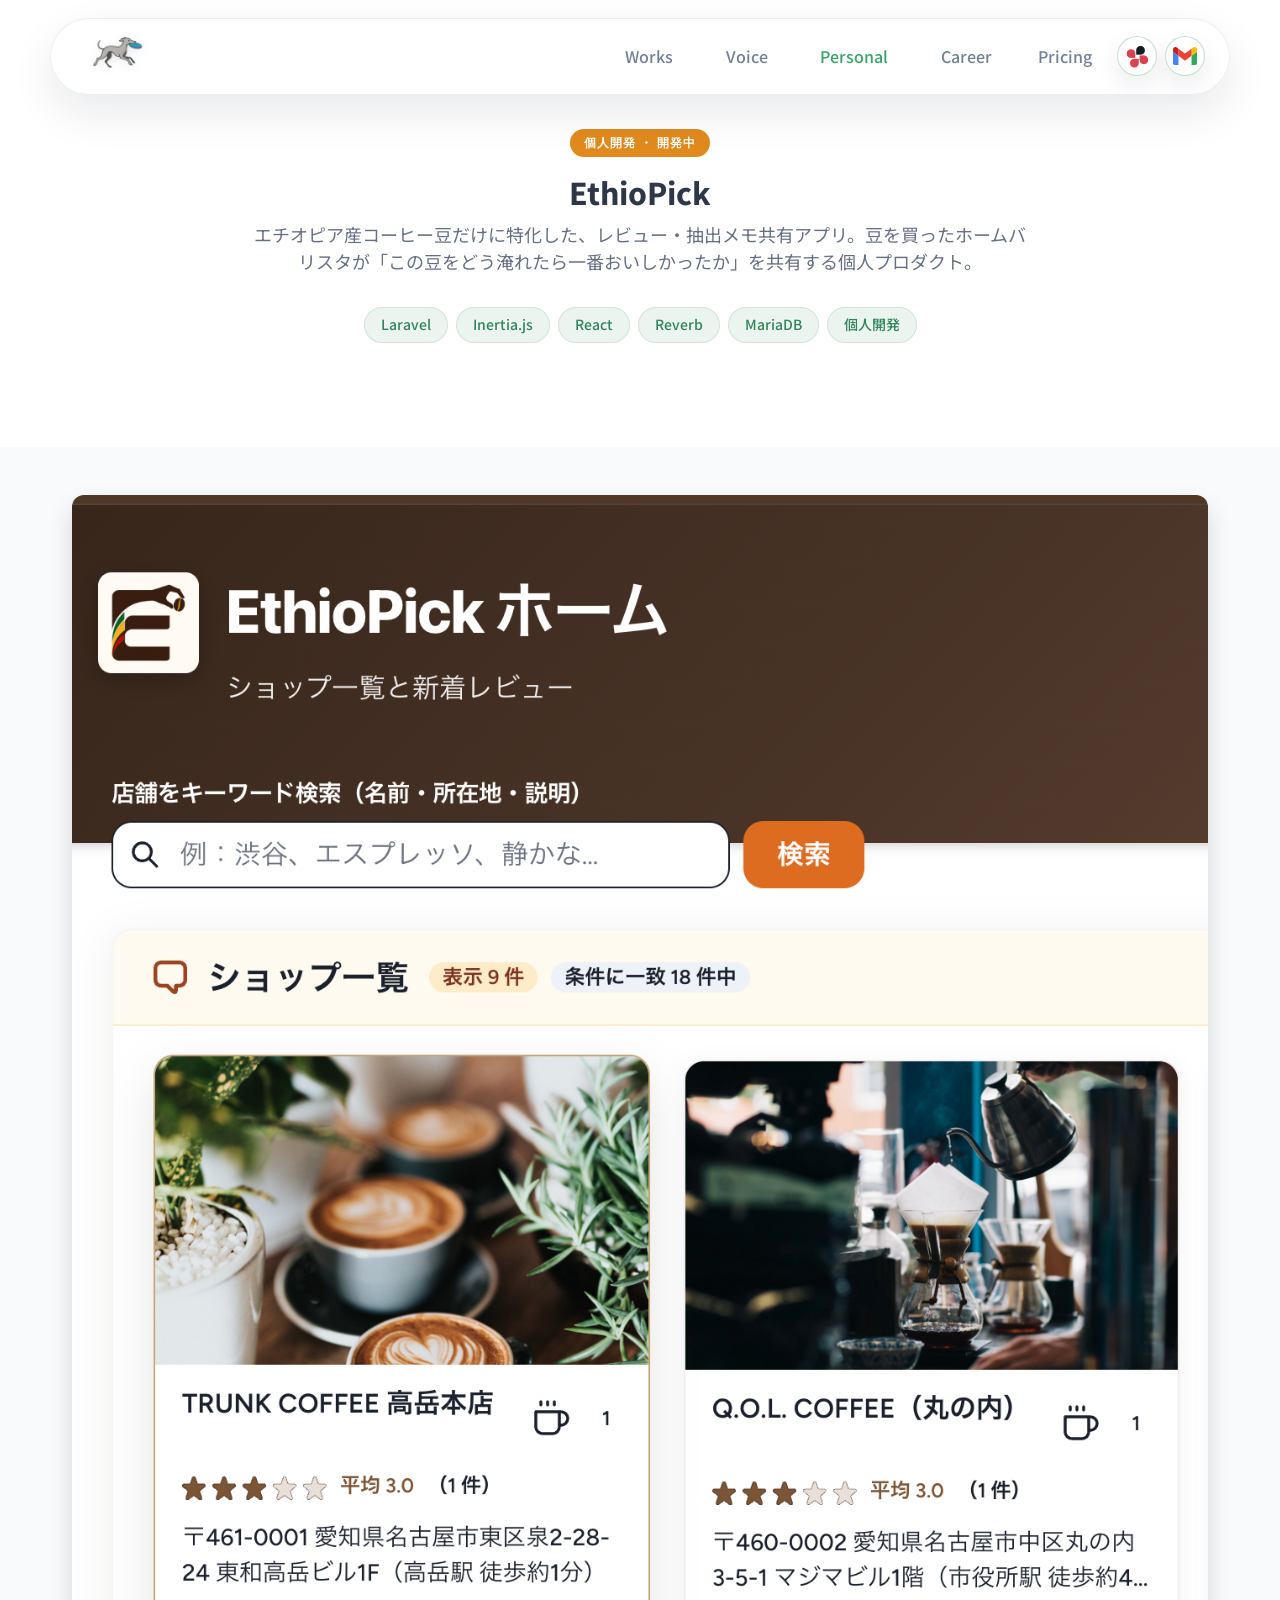
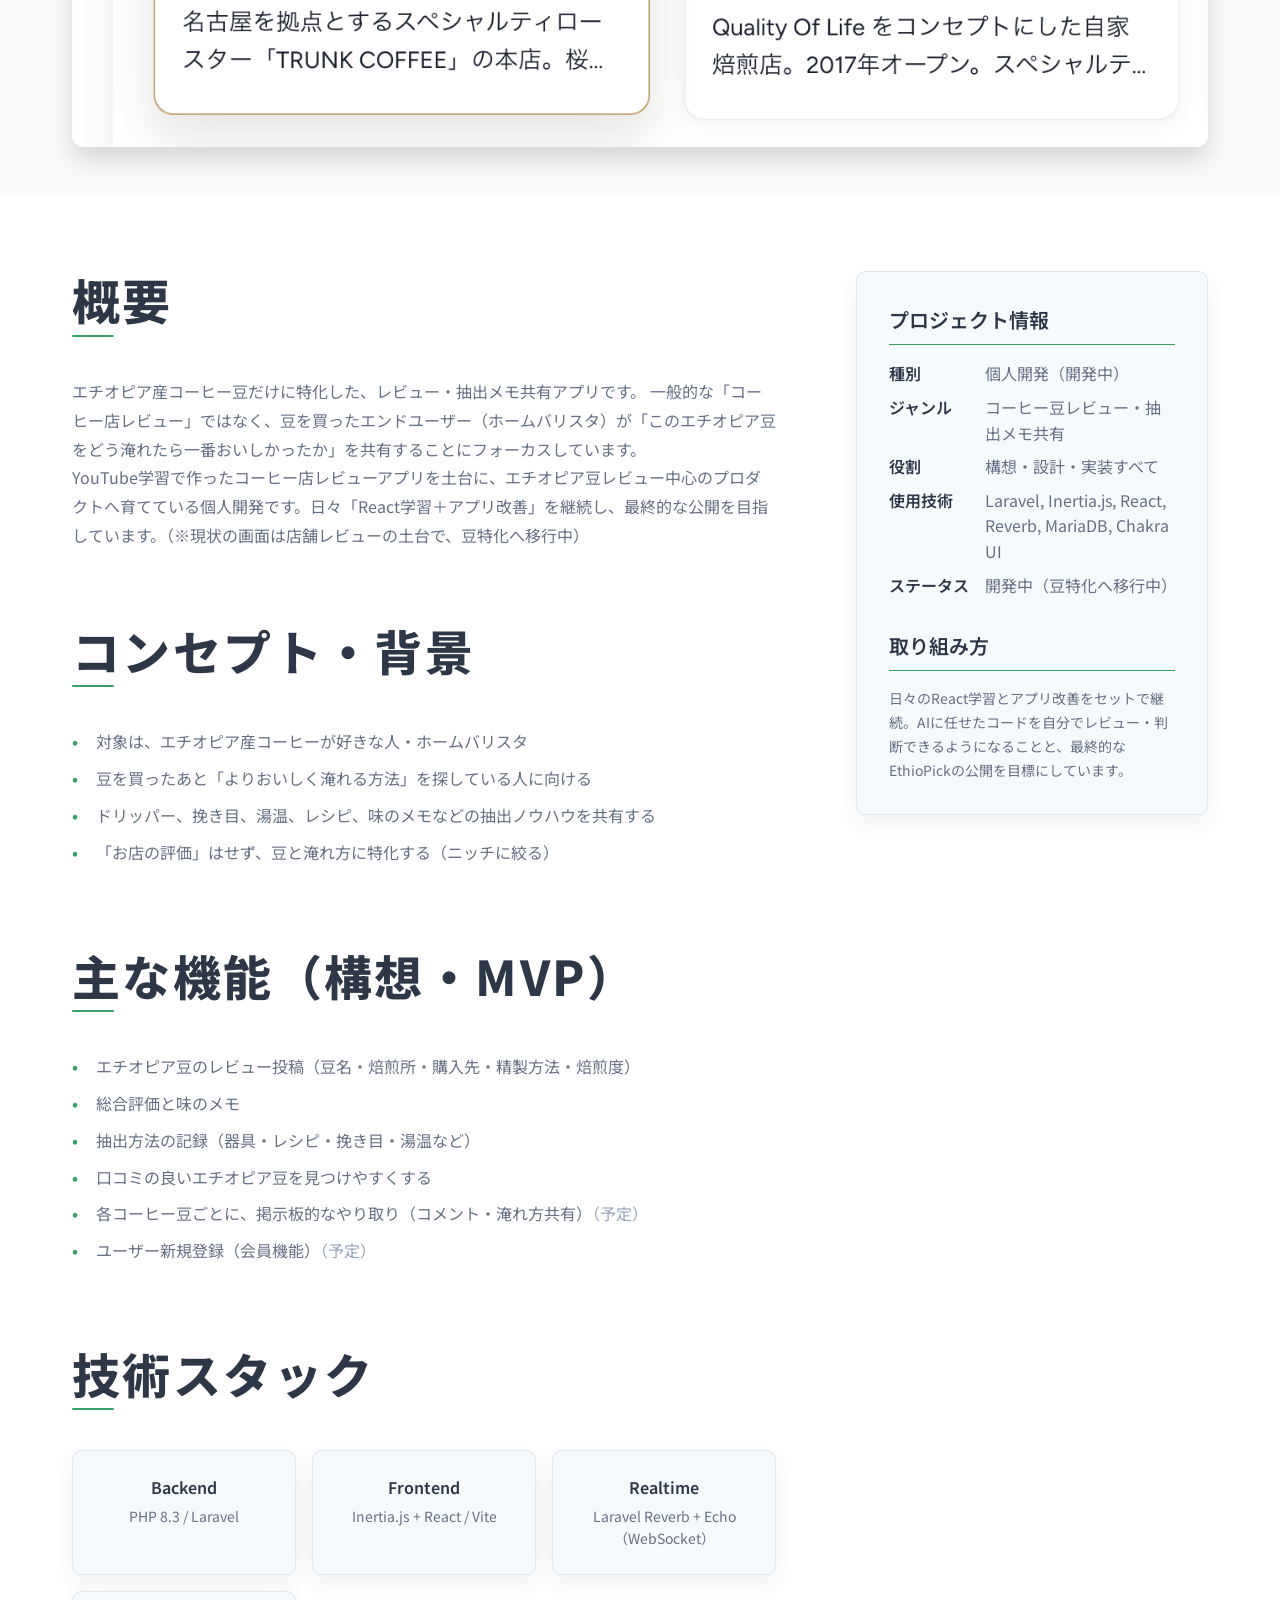
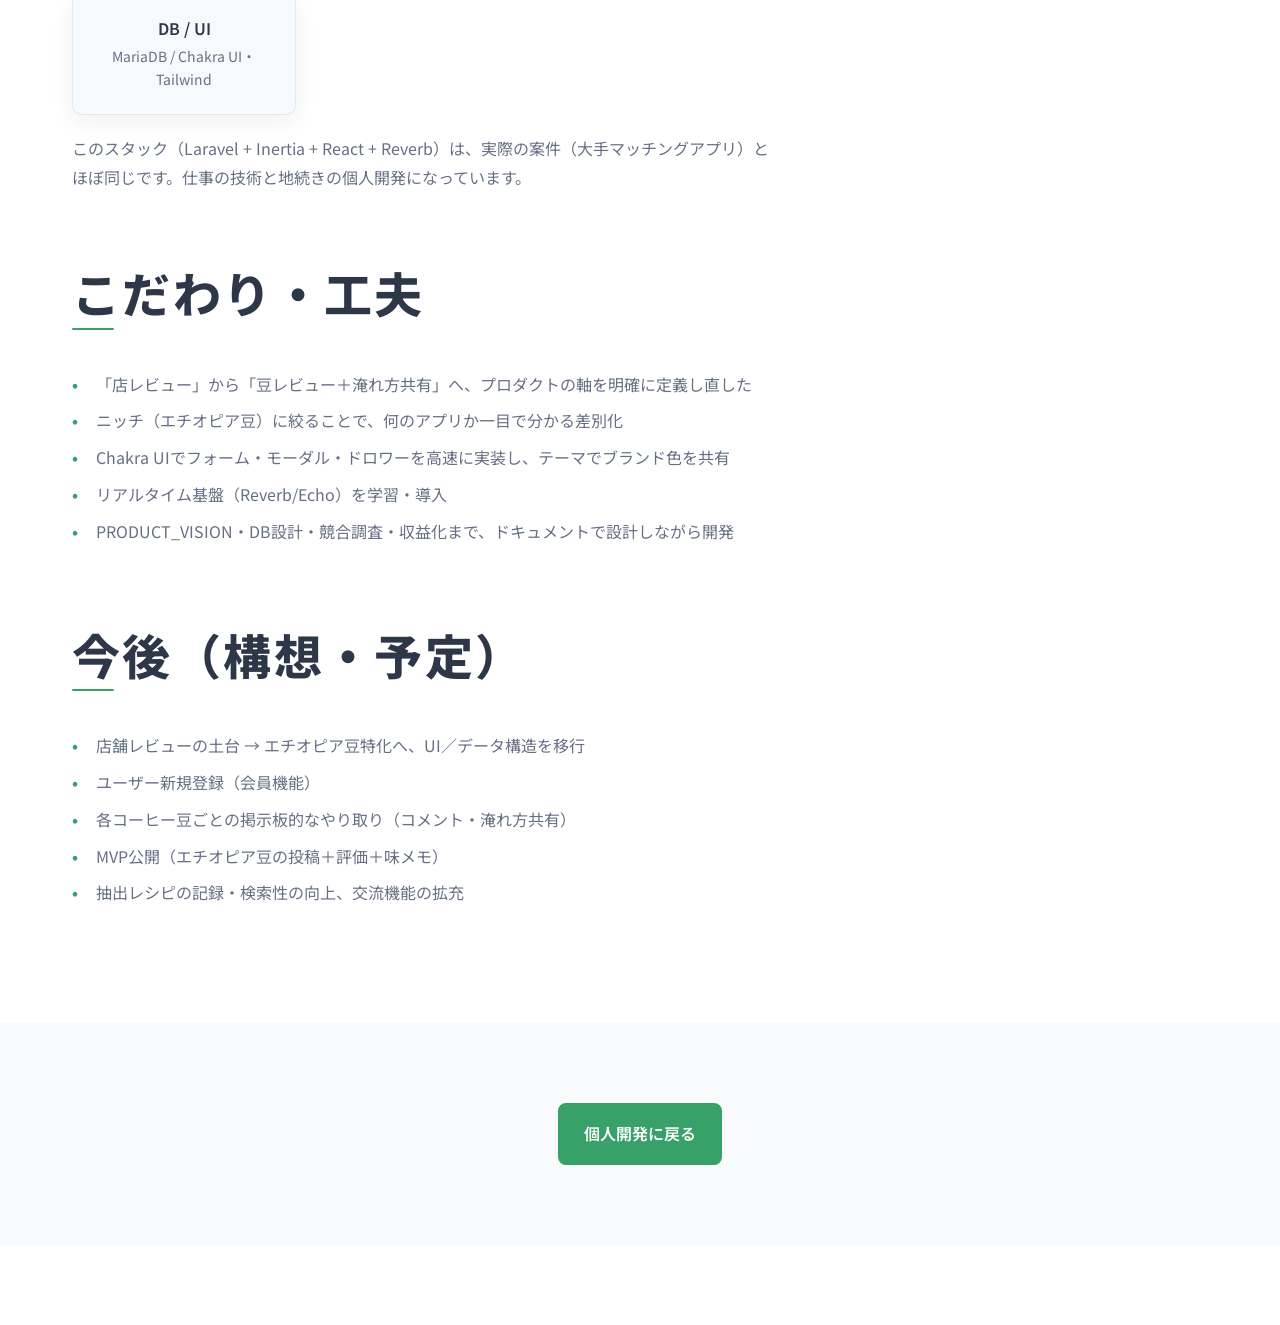
<file: personal2.html>
<!DOCTYPE html>
<html lang="ja">
<head>
    <meta charset="UTF-8">
    <meta name="viewport" content="width=device-width, initial-scale=1.0">
    <title>EthioPick（個人開発・開発中） | 太田三一斗 Portfolio</title>
    <meta name="description" content="エチオピア産コーヒー豆に特化した、レビュー・抽出メモ共有アプリ。Laravel + Inertia + React + Reverb で開発を進めている個人プロダクトの実績です。">

    <!-- Google tag (gtag.js) -->
    <script async src="https://www.googletagmanager.com/gtag/js?id=G-WNMP1BCECG"></script>
    <script>
      window.dataLayer = window.dataLayer || [];
      function gtag(){dataLayer.push(arguments);}
      gtag('js', new Date());
      gtag('config', 'G-WNMP1BCECG');
    </script>

    <!-- Google Fonts -->
    <link rel="preconnect" href="https://fonts.googleapis.com">
    <link rel="preconnect" href="https://fonts.gstatic.com" crossorigin>
    <link href="https://fonts.googleapis.com/css2?family=Inter:wght@300;400;500;600;700&family=Noto+Sans+JP:wght@300;400;500;600;700&display=swap" rel="stylesheet">

    <!-- CSS -->
    <link rel="stylesheet" href="css/reset/reset.css">
    <link rel="stylesheet" href="css/style.css">
    <link rel="stylesheet" href="css/work.css">
    <link rel="icon" href="images/icons8-calla-lily-64 (1).png" type="image/png">
</head>
<body>
    <!-- ヘッダーナビゲーション -->
    <header class="header">
        <nav class="nav-container">
            <div class="nav-brand">
                <a href="index.html" class="brand-link">
                    <img src="./images/headerlogo.png" alt="Mihito Oota" class="brand-logo">
                </a>
            </div>
            <ul class="nav-list">
                <li class="nav-item">
                    <a href="index.html#works" class="nav-link">Works</a>
                </li>
                <li class="nav-item">
                    <a href="index.html#voice" class="nav-link">Voice</a>
                </li>
                <li class="nav-item">
                    <a href="index.html#personal" class="nav-link active">Personal</a>
                </li>
                <li class="nav-item">
                    <a href="index.html#career" class="nav-link">Career</a>
                </li>
                <li class="nav-item">
                    <a href="index.html#pricing" class="nav-link">Pricing</a>
                </li>
            </ul>
            <div class="header-contact-actions" aria-label="連絡先">
                <button type="button" class="header-contact-icon header-chatwork copy-target" data-copy="1oneyidsbboz0" aria-label="Chatwork IDをコピー">
                    <img src="images/chatwork-header-icon.png" alt="" class="chatwork-logo-img">
                    <span class="copy-hint">Copied!</span>
                </button>
                <a href="mailto:claudemonet0505@gmail.com" class="header-contact-icon" aria-label="メールで連絡">
                    <img src="images/gmail.svg" alt="" class="mail-icon-img">
                </a>
            </div>
            <button class="nav-toggle" aria-label="メニューを開く">
                <span class="hamburger-line"></span>
                <span class="hamburger-line"></span>
                <span class="hamburger-line"></span>
            </button>
        </nav>
    </header>


    <!-- メインコンテンツ -->
    <main class="work-detail">
        <!-- プロジェクトヘッダー -->
        <section class="work-hero">
            <div class="container">
                <div class="work-hero-content">
                    <span style="display:inline-block;margin-bottom:14px;font-family:'Inter',sans-serif;font-size:0.72rem;font-weight:800;letter-spacing:0.08em;color:#fff;background:#e08a1e;border-radius:999px;padding:5px 14px;">個人開発 ・ 開発中</span>
                    <h1 class="work-title">EthioPick</h1>
                    <p class="work-subtitle">エチオピア産コーヒー豆だけに特化した、レビュー・抽出メモ共有アプリ。豆を買ったホームバリスタが「この豆をどう淹れたら一番おいしかったか」を共有する個人プロダクト。</p>
                    <div class="work-meta">
                        <div class="work-tags">
                            <span class="tag">Laravel</span>
                            <span class="tag">Inertia.js</span>
                            <span class="tag">React</span>
                            <span class="tag">Reverb</span>
                            <span class="tag">MariaDB</span>
                            <span class="tag">個人開発</span>
                        </div>
                    </div>
                </div>
            </div>
        </section>

        <!-- プロジェクト画像 -->
        <section class="work-image-section">
            <div class="container">
                <div class="work-image-container">
                    <img src="./images/ethiopick-home.png" alt="EthioPick のホーム画面。ショップ一覧と新着レビュー" class="work-main-image">
                </div>
            </div>
        </section>

        <!-- プロジェクト詳細 -->
        <section class="work-content">
            <div class="container">
                <div class="work-content-grid">
                    <!-- メインコンテンツ -->
                    <div class="work-main-content">
                        <div class="content-section">
                            <h2 class="content-title">概要</h2>
                            <p class="content-text">
                                エチオピア産コーヒー豆だけに特化した、レビュー・抽出メモ共有アプリです。
                                一般的な「コーヒー店レビュー」ではなく、豆を買ったエンドユーザー（ホームバリスタ）が「このエチオピア豆をどう淹れたら一番おいしかったか」を共有することにフォーカスしています。
                            </p>
                            <p class="content-text">
                                YouTube学習で作ったコーヒー店レビューアプリを土台に、エチオピア豆レビュー中心のプロダクトへ育てている個人開発です。日々「React学習＋アプリ改善」を継続し、最終的な公開を目指しています。（※現状の画面は店舗レビューの土台で、豆特化へ移行中）
                            </p>
                        </div>

                        <div class="content-section">
                            <h2 class="content-title">コンセプト・背景</h2>
                            <ul class="content-list">
                                <li>対象は、エチオピア産コーヒーが好きな人・ホームバリスタ</li>
                                <li>豆を買ったあと「よりおいしく淹れる方法」を探している人に向ける</li>
                                <li>ドリッパー、挽き目、湯温、レシピ、味のメモなどの抽出ノウハウを共有する</li>
                                <li>「お店の評価」はせず、豆と淹れ方に特化する（ニッチに絞る）</li>
                            </ul>
                        </div>

                        <div class="content-section">
                            <h2 class="content-title">主な機能（構想・MVP）</h2>
                            <ul class="content-list">
                                <li>エチオピア豆のレビュー投稿（豆名・焙煎所・購入先・精製方法・焙煎度）</li>
                                <li>総合評価と味のメモ</li>
                                <li>抽出方法の記録（器具・レシピ・挽き目・湯温など）</li>
                                <li>口コミの良いエチオピア豆を見つけやすくする</li>
                                <li>各コーヒー豆ごとに、掲示板的なやり取り（コメント・淹れ方共有）<span style="color:#94a3b8;">（予定）</span></li>
                                <li>ユーザー新規登録（会員機能）<span style="color:#94a3b8;">（予定）</span></li>
                            </ul>
                        </div>

                        <div class="content-section">
                            <h2 class="content-title">技術スタック</h2>
                            <div class="tech-grid">
                                <div class="tech-item">
                                    <h3 class="tech-category">Backend</h3>
                                    <p class="tech-detail">PHP 8.3 / Laravel</p>
                                </div>
                                <div class="tech-item">
                                    <h3 class="tech-category">Frontend</h3>
                                    <p class="tech-detail">Inertia.js + React / Vite</p>
                                </div>
                                <div class="tech-item">
                                    <h3 class="tech-category">Realtime</h3>
                                    <p class="tech-detail">Laravel Reverb + Echo（WebSocket）</p>
                                </div>
                                <div class="tech-item">
                                    <h3 class="tech-category">DB / UI</h3>
                                    <p class="tech-detail">MariaDB / Chakra UI・Tailwind</p>
                                </div>
                            </div>
                            <p class="content-text" style="margin-top:1.2em;">
                                このスタック（Laravel + Inertia + React + Reverb）は、実際の案件（大手マッチングアプリ）とほぼ同じです。仕事の技術と地続きの個人開発になっています。
                            </p>
                        </div>

                        <div class="content-section">
                            <h2 class="content-title">こだわり・工夫</h2>
                            <ul class="content-list">
                                <li>「店レビュー」から「豆レビュー＋淹れ方共有」へ、プロダクトの軸を明確に定義し直した</li>
                                <li>ニッチ（エチオピア豆）に絞ることで、何のアプリか一目で分かる差別化</li>
                                <li>Chakra UIでフォーム・モーダル・ドロワーを高速に実装し、テーマでブランド色を共有</li>
                                <li>リアルタイム基盤（Reverb/Echo）を学習・導入</li>
                                <li>PRODUCT_VISION・DB設計・競合調査・収益化まで、ドキュメントで設計しながら開発</li>
                            </ul>
                        </div>

                        <div class="content-section">
                            <h2 class="content-title">今後（構想・予定）</h2>
                            <ul class="content-list">
                                <li>店舗レビューの土台 → エチオピア豆特化へ、UI／データ構造を移行</li>
                                <li>ユーザー新規登録（会員機能）</li>
                                <li>各コーヒー豆ごとの掲示板的なやり取り（コメント・淹れ方共有）</li>
                                <li>MVP公開（エチオピア豆の投稿＋評価＋味メモ）</li>
                                <li>抽出レシピの記録・検索性の向上、交流機能の拡充</li>
                            </ul>
                        </div>
                    </div>

                    <!-- サイドバー -->
                    <aside class="work-sidebar">
                        <div class="sidebar-section">
                            <h3 class="sidebar-title">プロジェクト情報</h3>
                            <dl class="project-details">
                                <dt>種別</dt>
                                <dd>個人開発（開発中）</dd>

                                <dt>ジャンル</dt>
                                <dd>コーヒー豆レビュー・抽出メモ共有</dd>

                                <dt>役割</dt>
                                <dd>構想・設計・実装すべて</dd>

                                <dt>使用技術</dt>
                                <dd>Laravel, Inertia.js, React, Reverb, MariaDB, Chakra UI</dd>

                                <dt>ステータス</dt>
                                <dd>開発中（豆特化へ移行中）</dd>
                            </dl>
                        </div>

                        <div class="sidebar-section">
                            <h3 class="sidebar-title">取り組み方</h3>
                            <p class="sidebar-text">
                                日々のReact学習とアプリ改善をセットで継続。AIに任せたコードを自分でレビュー・判断できるようになることと、最終的なEthioPickの公開を目標にしています。
                            </p>
                        </div>
                    </aside>
                </div>
            </div>
        </section>

        <!-- 戻る -->
        <section class="related-works">
            <div class="container">
                <div class="back-to-works" style="text-align:center;">
                    <a href="index.html#personal" class="btn btn-primary">個人開発に戻る</a>
                </div>
            </div>
        </section>
    </main>

    <!-- フッター -->
    <script src="js/script.js"></script>
</body>
</html>
</file>
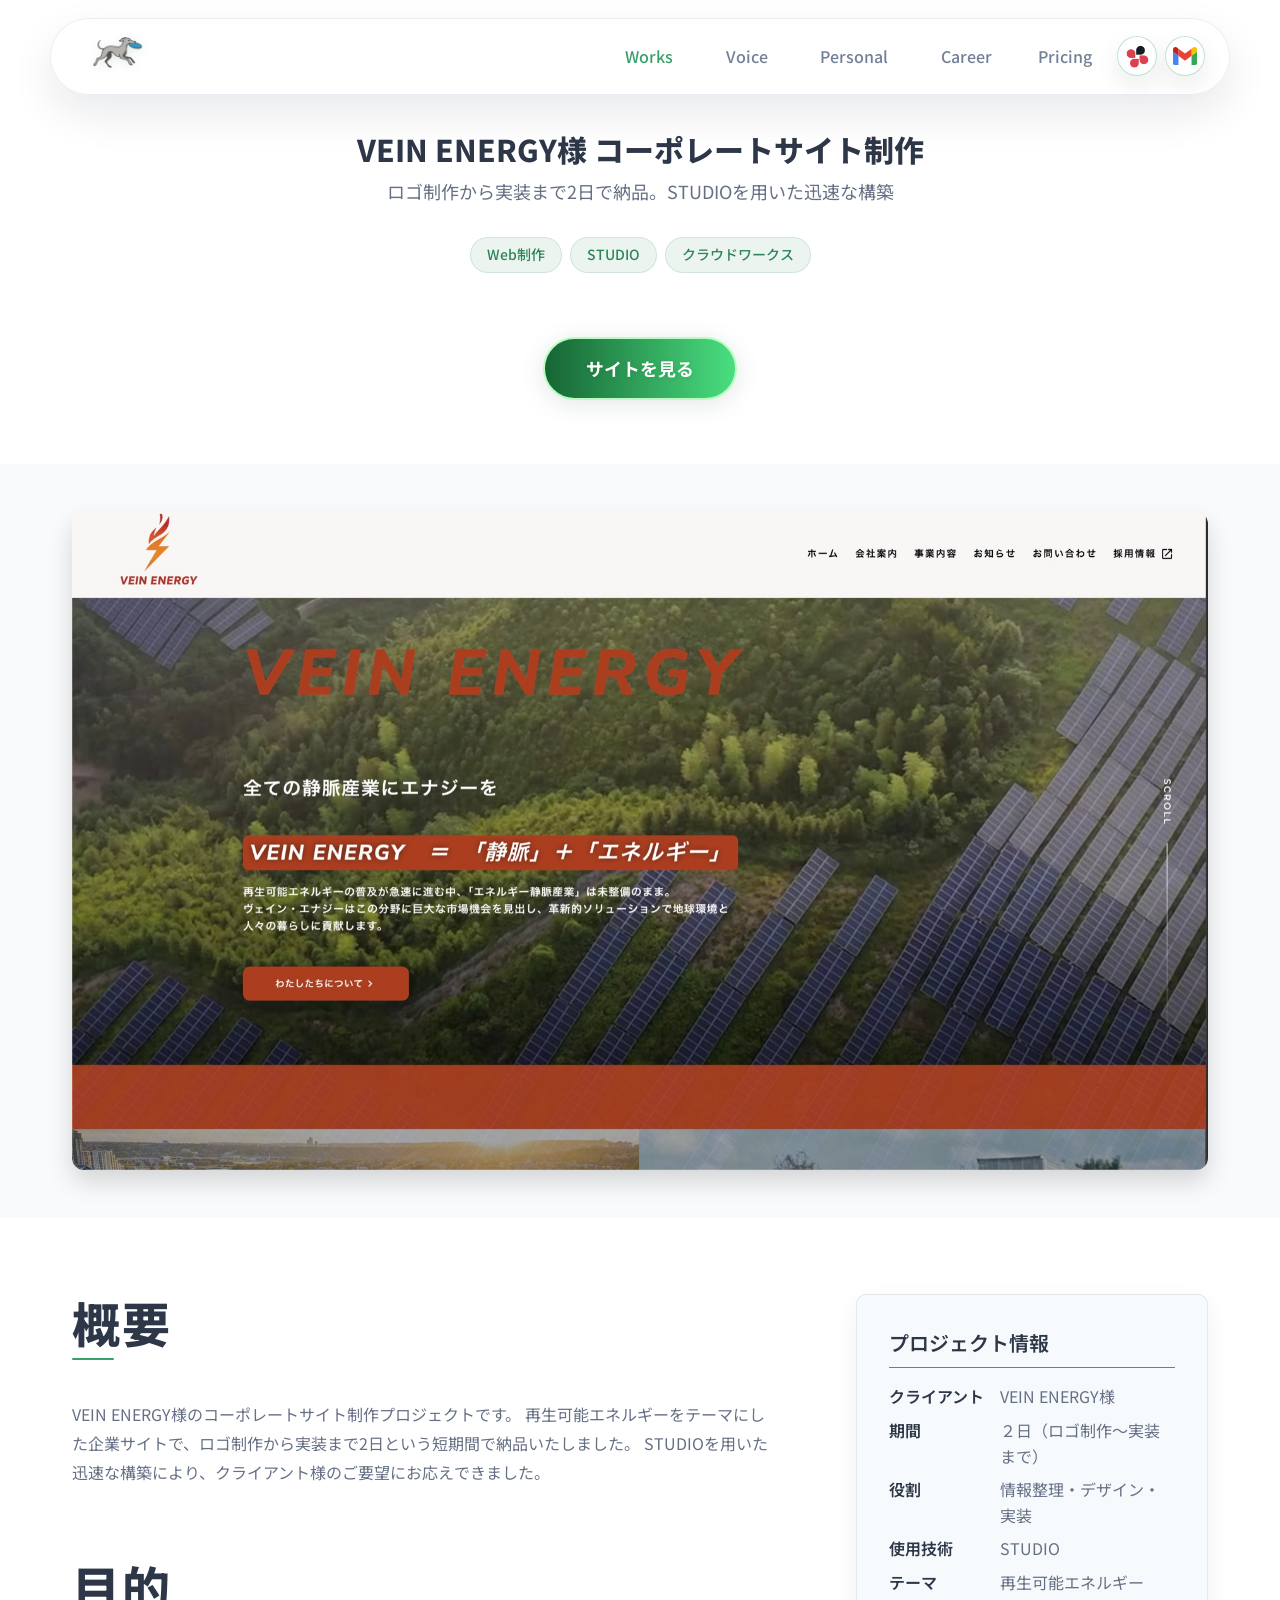
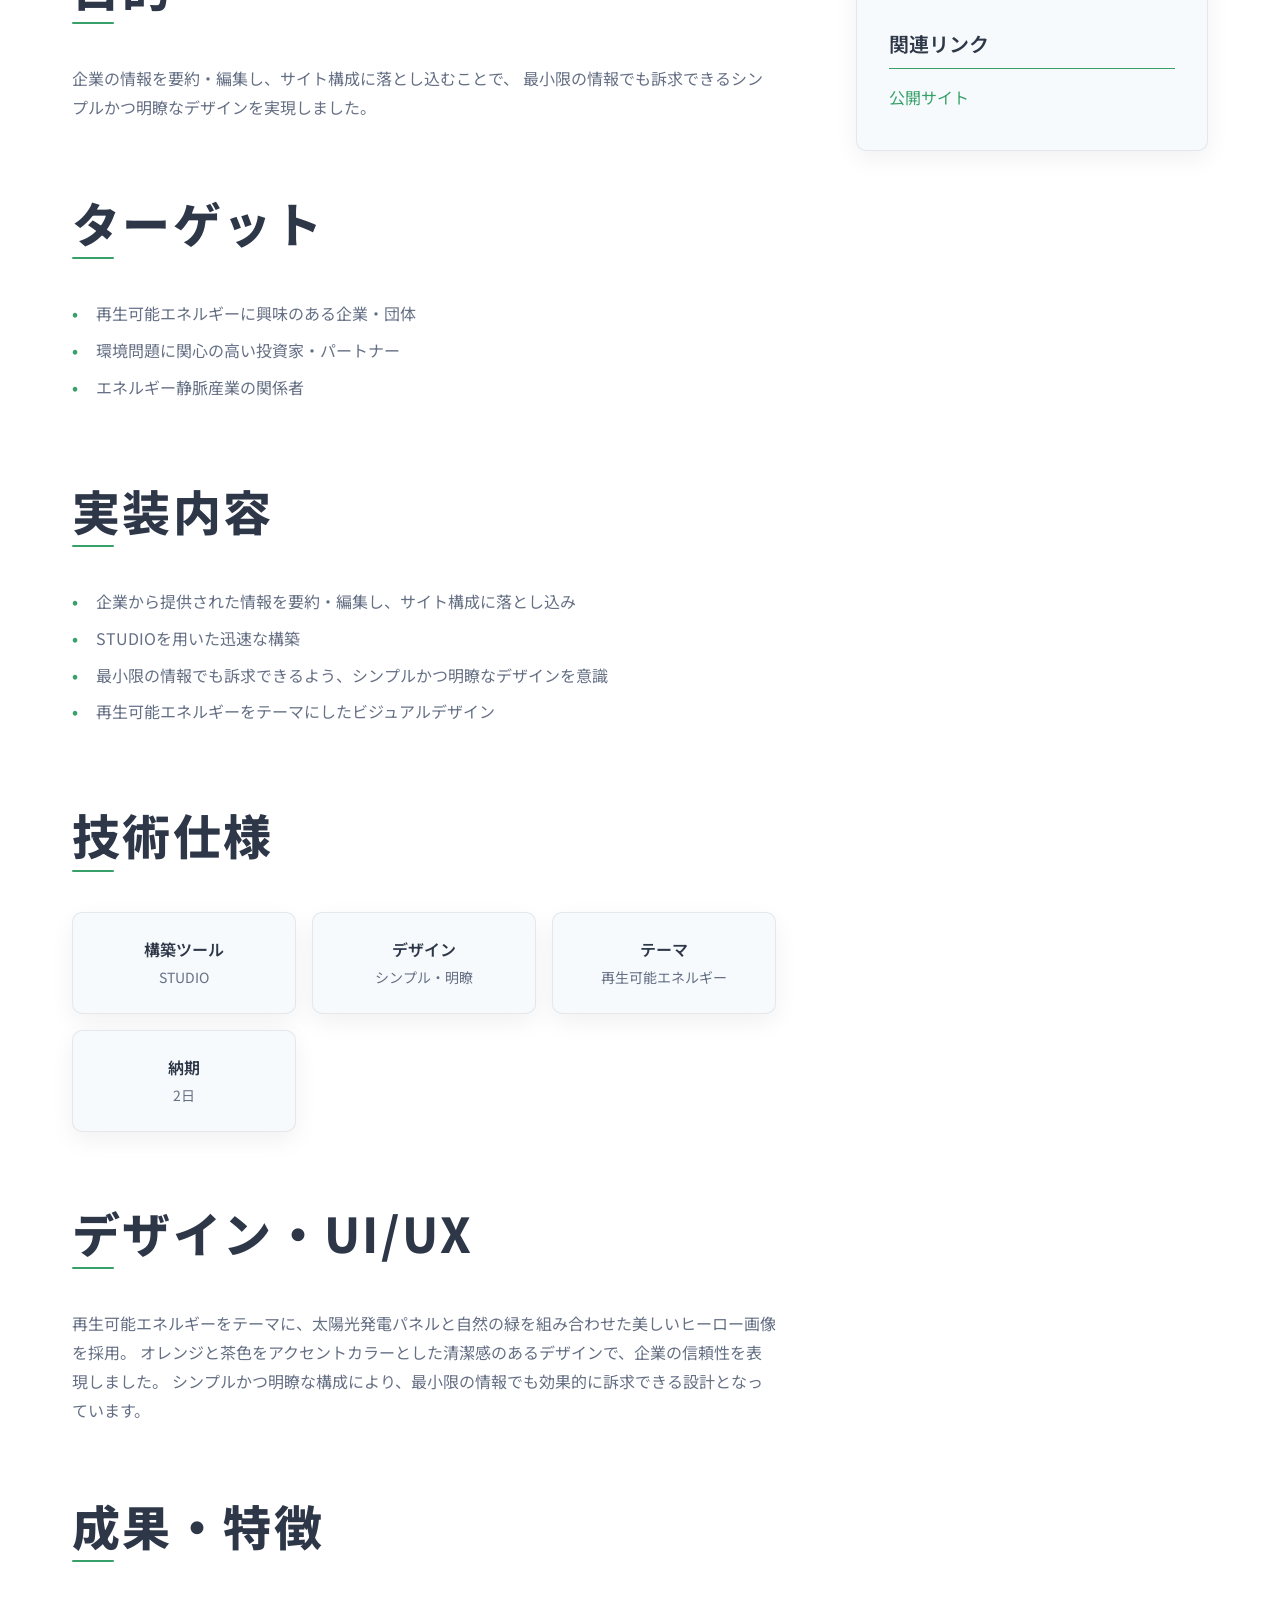
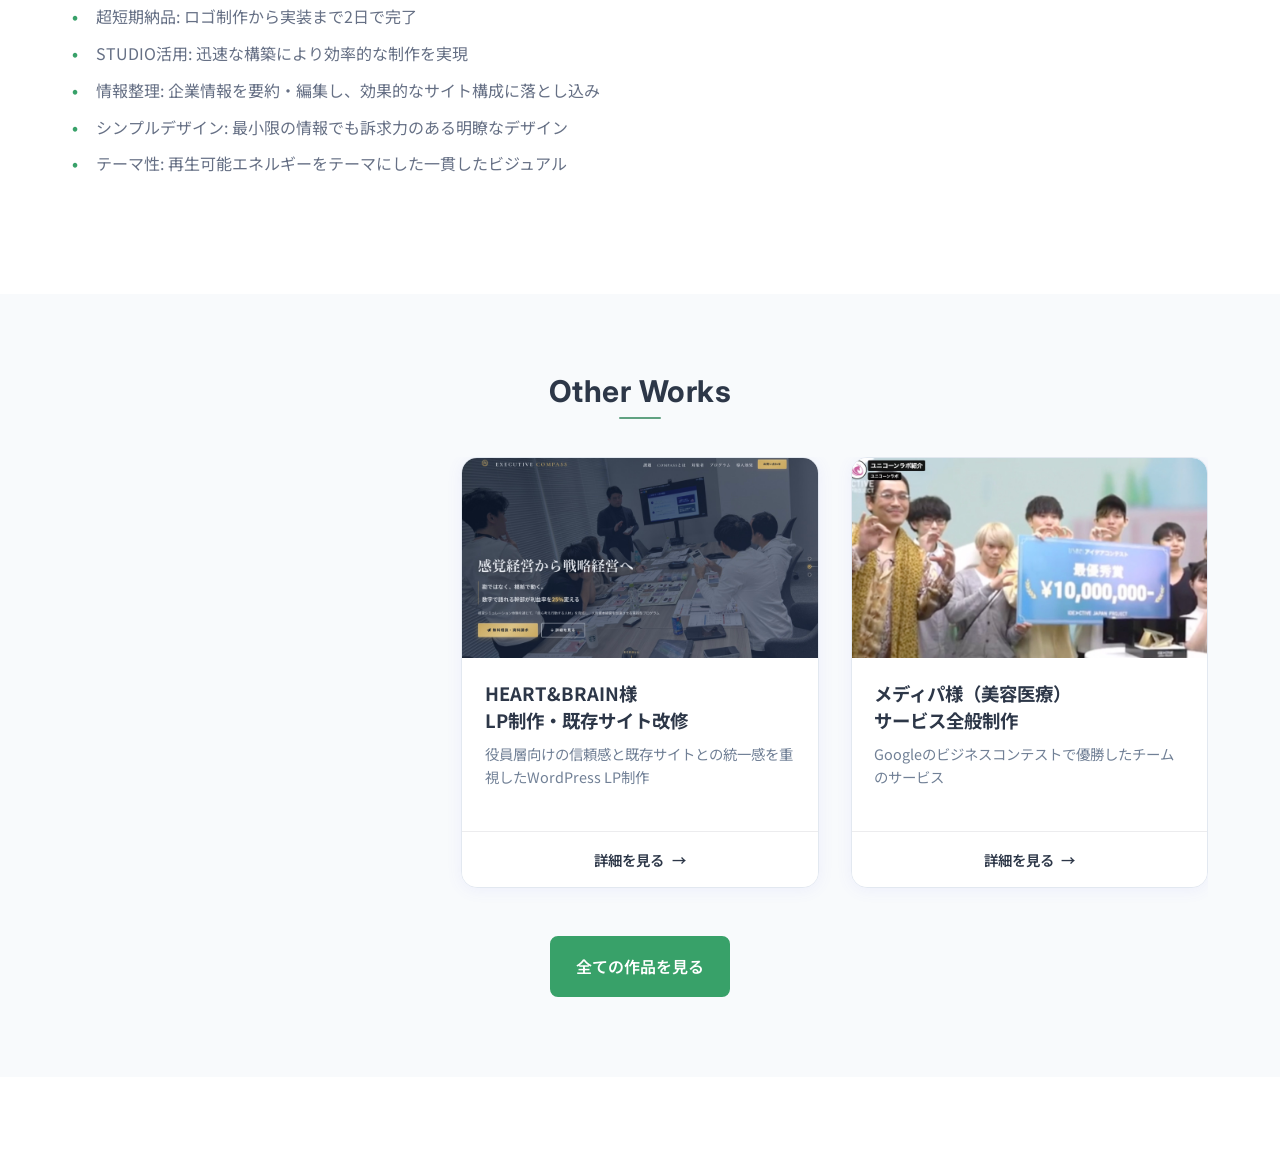
<file: work10.html>
<!DOCTYPE html>
<html lang="ja">
<head>
    <meta charset="UTF-8">
    <meta name="viewport" content="width=device-width, initial-scale=1.0">
    <title>VEIN ENERGY様 コーポレートサイト制作 | 太田三一斗 Portfolio</title>
    <meta name="description" content="VEIN ENERGY様のコーポレートサイト制作プロジェクトの詳細をご紹介します。ロゴ制作から実装まで2日で納品。">
    
    <!-- Google tag (gtag.js) -->
    <script async src="https://www.googletagmanager.com/gtag/js?id=G-WNMP1BCECG"></script>
    <script>
      window.dataLayer = window.dataLayer || [];
      function gtag(){dataLayer.push(arguments);}
      gtag('js', new Date());
      gtag('config', 'G-WNMP1BCECG');
    </script>
    
    <!-- Google Fonts -->
    <link rel="preconnect" href="https://fonts.googleapis.com">
    <link rel="preconnect" href="https://fonts.gstatic.com" crossorigin>
    <link href="https://fonts.googleapis.com/css2?family=Inter:wght@300;400;500;600;700&family=Noto+Sans+JP:wght@300;400;500;600;700&display=swap" rel="stylesheet">
    
    <!-- CSS -->
    <link rel="stylesheet" href="css/reset/reset.css">
    <link rel="stylesheet" href="css/style.css">
    <link rel="stylesheet" href="css/work.css">
    <link rel="icon" href="images/icons8-calla-lily-64 (1).png" type="image/png">
</head>
<body>
    <!-- ヘッダーナビゲーション -->
    <header class="header">
        <nav class="nav-container">
            <div class="nav-brand">
                <a href="index.html" class="brand-link">
                    <img src="./images/headerlogo.png" alt="Mihito Oota" class="brand-logo">
                </a>
            </div>
            <ul class="nav-list">
                <li class="nav-item">
                    <a href="index.html#works" class="nav-link active">Works</a>
                </li>
                <li class="nav-item">
                    <a href="index.html#voice" class="nav-link">Voice</a>
                </li>
                <li class="nav-item">
                    <a href="index.html#personal" class="nav-link">Personal</a>
                </li>
                <li class="nav-item">
                    <a href="index.html#career" class="nav-link">Career</a>
                </li>
                <li class="nav-item">
                    <a href="index.html#pricing" class="nav-link">Pricing</a>
                </li>
            </ul>
            <div class="header-contact-actions" aria-label="連絡先">
                <button type="button" class="header-contact-icon header-chatwork copy-target" data-copy="1oneyidsbboz0" aria-label="Chatwork IDをコピー">
                    <img src="images/chatwork-header-icon.png" alt="" class="chatwork-logo-img">
                    <span class="copy-hint">Copied!</span>
                </button>
                <a href="mailto:claudemonet0505@gmail.com" class="header-contact-icon" aria-label="メールで連絡">
                    <img src="images/gmail.svg" alt="" class="mail-icon-img">
                </a>
            </div>
            <button class="nav-toggle" aria-label="メニューを開く">
                <span class="hamburger-line"></span>
                <span class="hamburger-line"></span>
                <span class="hamburger-line"></span>
            </button>
        </nav>
    </header>


    <!-- メインコンテンツ -->
    <main class="work-detail">
        <!-- プロジェクトヘッダー -->
        <section class="work-hero">
            <div class="container">
                <div class="work-hero-content">
                    <h1 class="work-title">VEIN ENERGY様 コーポレートサイト制作</h1>
                    <p class="work-subtitle">ロゴ制作から実装まで2日で納品。STUDIOを用いた迅速な構築</p>
                    <div class="work-meta">
                        <div class="work-tags">
                            <span class="tag">Web制作</span>
                            <span class="tag">STUDIO</span>
                            <span class="tag">クラウドワークス</span>
                        </div>
                        <div class="work-url">
                            <a href="https://vein-energy-all.com/" class="btn-rich" target="_blank" rel="noopener">
                                サイトを見る
                            </a>
                        </div>
                    </div>
                </div>
            </div>
        </section>

        <!-- プロジェクト画像 -->
        <section class="work-image-section">
            <div class="container">
                <div class="work-image-container">
                    <img src="./images/vein-energy.jpg" alt="VEIN ENERGY様 コーポレートサイト制作" class="work-main-image">
                </div>
            </div>
        </section>

        <!-- プロジェクト詳細 -->
        <section class="work-content">
            <div class="container">
                <div class="work-content-grid">
                    <!-- メインコンテンツ -->
                    <div class="work-main-content">
                        <div class="content-section">
                            <h2 class="content-title">概要</h2>
                            <p class="content-text">
                                VEIN ENERGY様のコーポレートサイト制作プロジェクトです。
                                再生可能エネルギーをテーマにした企業サイトで、ロゴ制作から実装まで2日という短期間で納品いたしました。
                                STUDIOを用いた迅速な構築により、クライアント様のご要望にお応えできました。
                            </p>
                        </div>

                        <div class="content-section">
                            <h2 class="content-title">目的</h2>
                            <p class="content-text">
                                企業の情報を要約・編集し、サイト構成に落とし込むことで、
                                最小限の情報でも訴求できるシンプルかつ明瞭なデザインを実現しました。
                            </p>
                        </div>

                        <div class="content-section">
                            <h2 class="content-title">ターゲット</h2>
                            <ul class="content-list">
                                <li>再生可能エネルギーに興味のある企業・団体</li>
                                <li>環境問題に関心の高い投資家・パートナー</li>
                                <li>エネルギー静脈産業の関係者</li>
                            </ul>
                        </div>

                        <div class="content-section">
                            <h2 class="content-title">実装内容</h2>
                            <ul class="content-list">
                                <li>企業から提供された情報を要約・編集し、サイト構成に落とし込み</li>
                                <li>STUDIOを用いた迅速な構築</li>
                                <li>最小限の情報でも訴求できるよう、シンプルかつ明瞭なデザインを意識</li>
                                <li>再生可能エネルギーをテーマにしたビジュアルデザイン</li>
                            </ul>
                        </div>

                        <div class="content-section">
                            <h2 class="content-title">技術仕様</h2>
                            <div class="tech-grid">
                                <div class="tech-item">
                                    <h3 class="tech-category">構築ツール</h3>
                                    <p class="tech-detail">STUDIO</p>
                                </div>
                                <div class="tech-item">
                                    <h3 class="tech-category">デザイン</h3>
                                    <p class="tech-detail">シンプル・明瞭</p>
                                </div>
                                <div class="tech-item">
                                    <h3 class="tech-category">テーマ</h3>
                                    <p class="tech-detail">再生可能エネルギー</p>
                                </div>
                                <div class="tech-item">
                                    <h3 class="tech-category">納期</h3>
                                    <p class="tech-detail">2日</p>
                                </div>
                            </div>
                        </div>

                        <div class="content-section">
                            <h2 class="content-title">デザイン・UI/UX</h2>
                            <p class="content-text">
                                再生可能エネルギーをテーマに、太陽光発電パネルと自然の緑を組み合わせた美しいヒーロー画像を採用。
                                オレンジと茶色をアクセントカラーとした清潔感のあるデザインで、企業の信頼性を表現しました。
                                シンプルかつ明瞭な構成により、最小限の情報でも効果的に訴求できる設計となっています。
                            </p>
                        </div>

                        <div class="content-section">
                            <h2 class="content-title">成果・特徴</h2>
                            <ul class="content-list">
                                <li><strong>超短期納品:</strong> ロゴ制作から実装まで2日で完了</li>
                                <li><strong>STUDIO活用:</strong> 迅速な構築により効率的な制作を実現</li>
                                <li><strong>情報整理:</strong> 企業情報を要約・編集し、効果的なサイト構成に落とし込み</li>
                                <li><strong>シンプルデザイン:</strong> 最小限の情報でも訴求力のある明瞭なデザイン</li>
                                <li><strong>テーマ性:</strong> 再生可能エネルギーをテーマにした一貫したビジュアル</li>
                            </ul>
                        </div>
                    </div>

                    <!-- サイドバー -->
                    <aside class="work-sidebar">
                        <div class="sidebar-section">
                            <h3 class="sidebar-title">プロジェクト情報</h3>
                            <dl class="project-details">
                                <dt>クライアント</dt>
                                <dd>VEIN ENERGY様</dd>
                                
                                <dt>期間</dt>
                                <dd>２日（ロゴ制作〜実装まで）</dd>
                                
                                <dt>役割</dt>
                                <dd>情報整理・デザイン・実装</dd>
                                
                                <dt>使用技術</dt>
                                <dd>STUDIO</dd>
                                
                                <dt>テーマ</dt>
                                <dd>再生可能エネルギー</dd>
                            </dl>
                        </div>

                        <div class="sidebar-section">
                            <h3 class="sidebar-title">関連リンク</h3>
                            <div class="related-links">
                                <a href="https://vein-energy-all.com/" class="related-link" target="_blank" rel="noopener">
                                    公開サイト
                                </a>
                            </div>
                        </div>
                    </aside>
                </div>
            </div>
        </section>

        <!-- 他の作品（JavaScriptで自動生成） -->
        <section class="related-works">
            <div class="container">
                <h2 class="section-title">Other Works</h2>
                <div class="slider-container">
                    <div class="related-works-grid">
                        <!-- JavaScriptで自動生成されます -->
                    </div>
                </div>
                <div class="back-to-works">
                    <a href="index.html#works" class="btn btn-primary">全ての作品を見る</a>
                </div>
            </div>
        </section>
    </main>

    <!-- フッター -->
    <script src="js/script.js"></script>
</body>
</html>
</file>
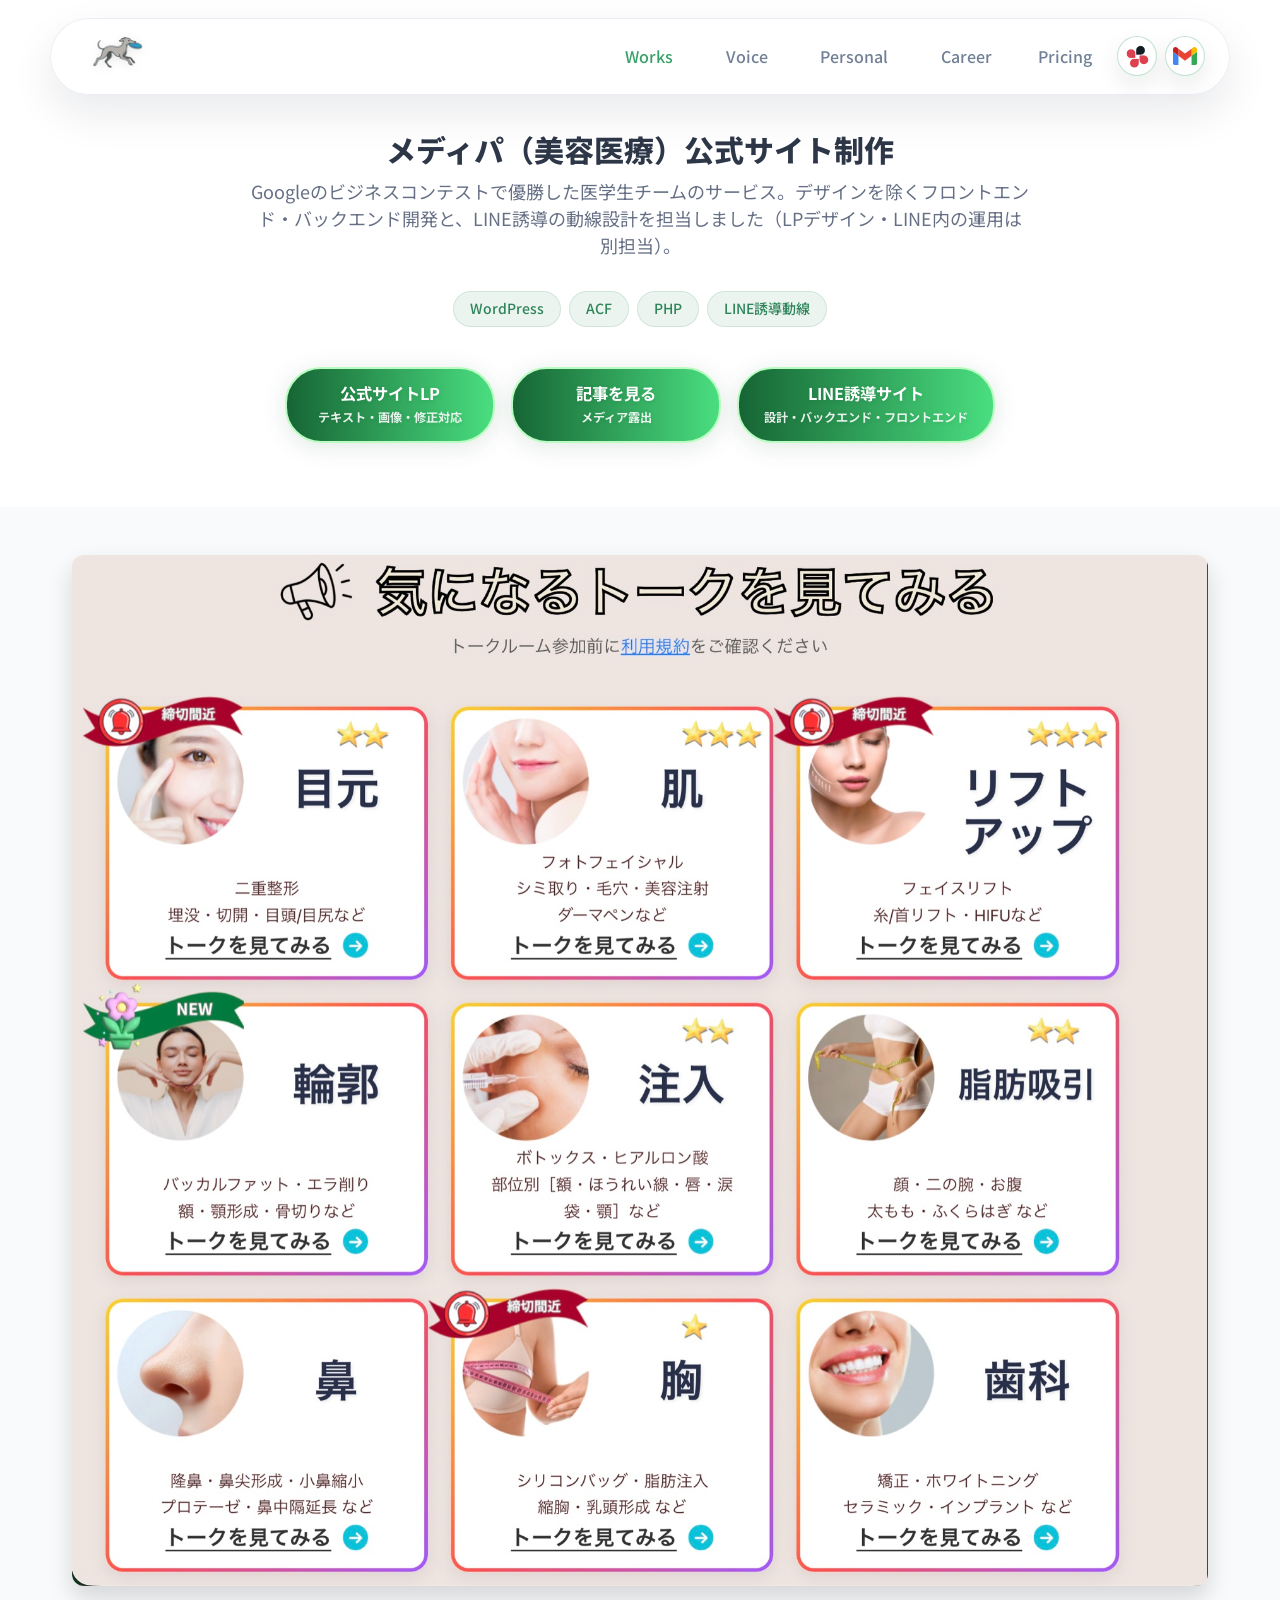
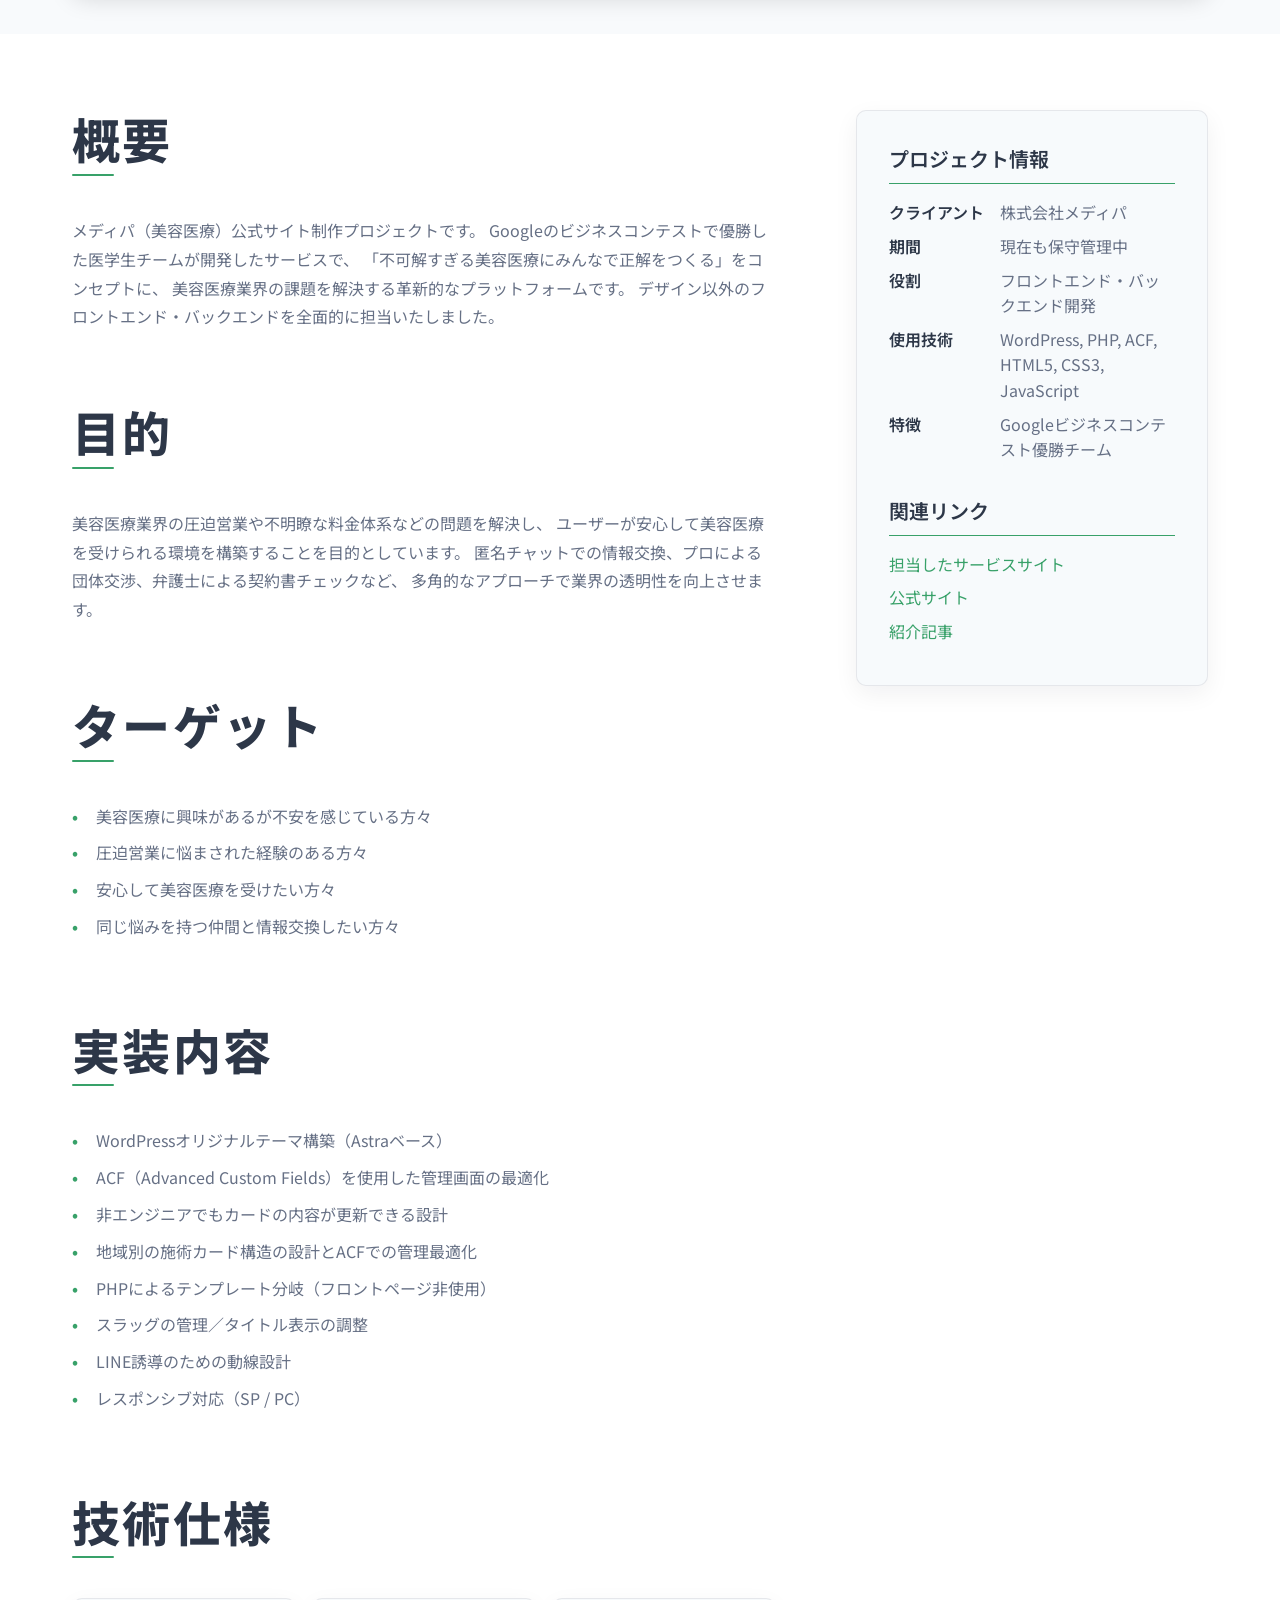
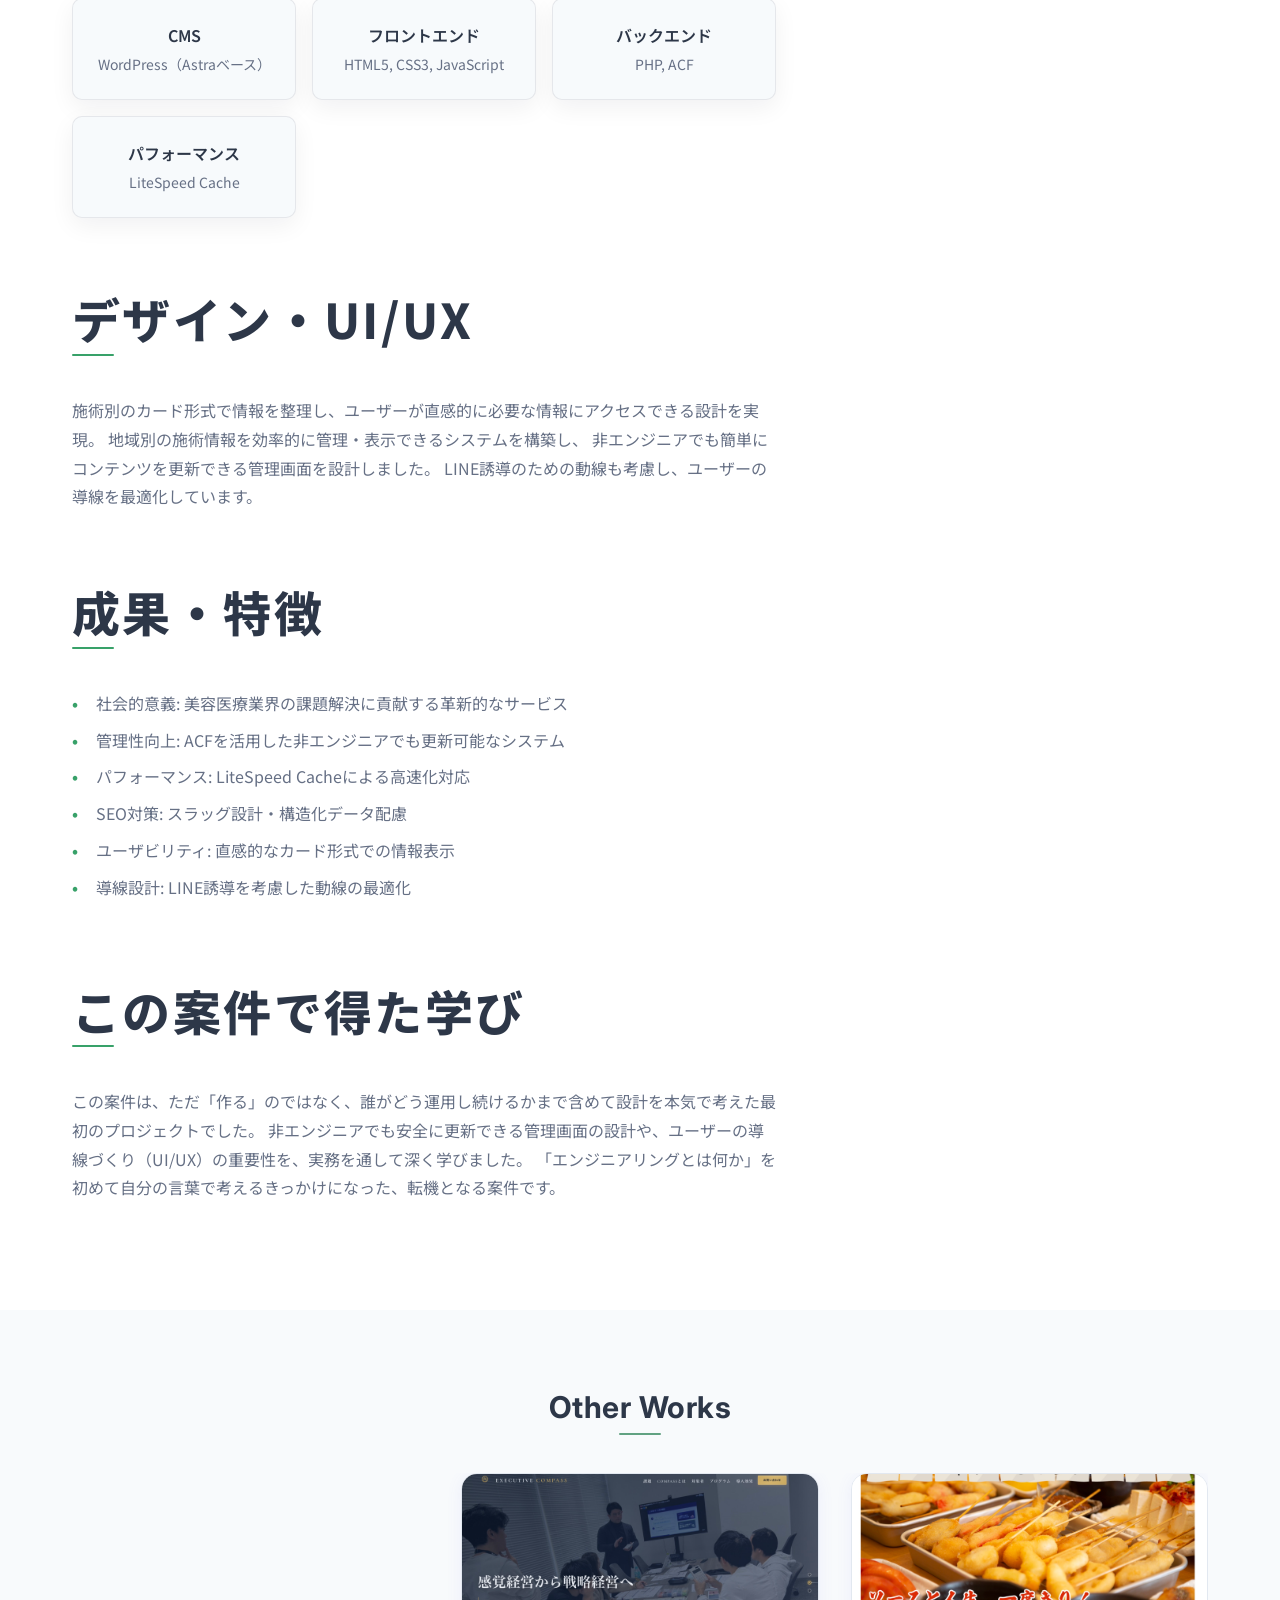
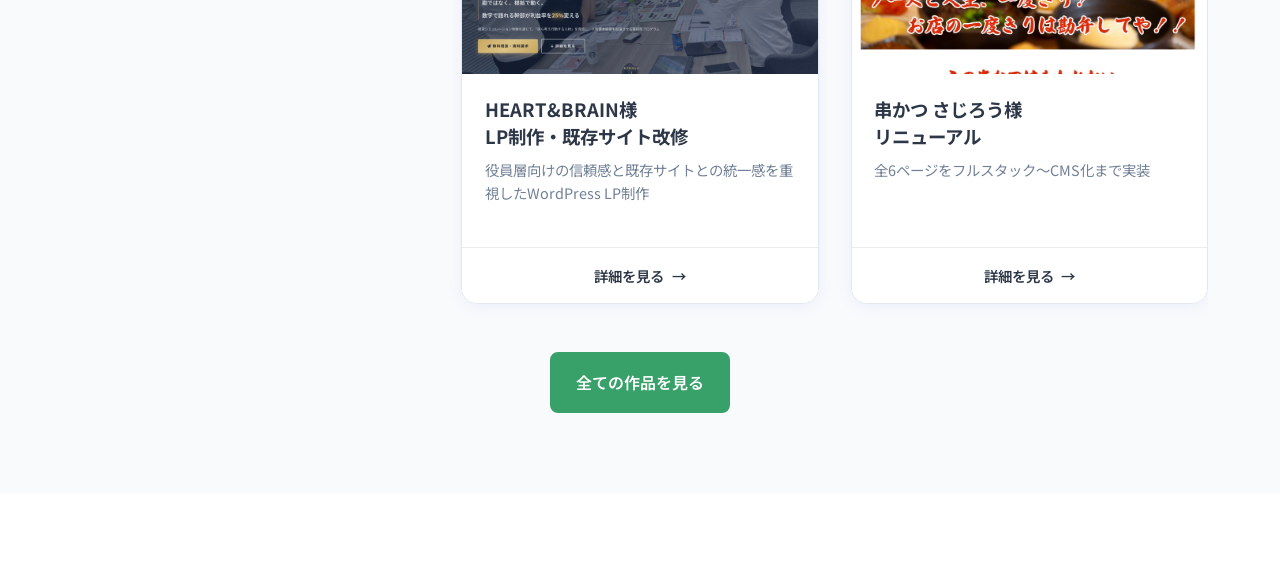
<file: work11.html>
<!DOCTYPE html>
<html lang="ja">
<head>
    <meta charset="UTF-8">
    <meta name="viewport" content="width=device-width, initial-scale=1.0">
    <title>メディパ（美容医療）公式サイト制作 | 太田三一斗 Portfolio</title>
    <meta name="description" content="メディパ（美容医療）公式サイト制作プロジェクトの詳細をご紹介します。Googleのビジネスコンテストで優勝した医学生チームのサービス。">
    
    <!-- Google tag (gtag.js) -->
    <script async src="https://www.googletagmanager.com/gtag/js?id=G-WNMP1BCECG"></script>
    <script>
      window.dataLayer = window.dataLayer || [];
      function gtag(){dataLayer.push(arguments);}
      gtag('js', new Date());
      gtag('config', 'G-WNMP1BCECG');
    </script>
    
    <!-- Google Fonts -->
    <link rel="preconnect" href="https://fonts.googleapis.com">
    <link rel="preconnect" href="https://fonts.gstatic.com" crossorigin>
    <link href="https://fonts.googleapis.com/css2?family=Inter:wght@300;400;500;600;700&family=Noto+Sans+JP:wght@300;400;500;600;700&display=swap" rel="stylesheet">
    
    <!-- CSS -->
    <link rel="stylesheet" href="css/reset/reset.css">
    <link rel="stylesheet" href="css/style.css">
    <link rel="stylesheet" href="css/work.css">
    <link rel="icon" href="images/icons8-calla-lily-64 (1).png" type="image/png">
</head>
<body>
    <!-- ヘッダーナビゲーション -->
    <header class="header">
        <nav class="nav-container">
            <div class="nav-brand">
                <a href="index.html" class="brand-link">
                    <img src="./images/headerlogo.png" alt="Mihito Oota" class="brand-logo">
                </a>
            </div>
            <ul class="nav-list">
                <li class="nav-item">
                    <a href="index.html#works" class="nav-link active">Works</a>
                </li>
                <li class="nav-item">
                    <a href="index.html#voice" class="nav-link">Voice</a>
                </li>
                <li class="nav-item">
                    <a href="index.html#personal" class="nav-link">Personal</a>
                </li>
                <li class="nav-item">
                    <a href="index.html#career" class="nav-link">Career</a>
                </li>
                <li class="nav-item">
                    <a href="index.html#pricing" class="nav-link">Pricing</a>
                </li>
            </ul>
            <div class="header-contact-actions" aria-label="連絡先">
                <button type="button" class="header-contact-icon header-chatwork copy-target" data-copy="1oneyidsbboz0" aria-label="Chatwork IDをコピー">
                    <img src="images/chatwork-header-icon.png" alt="" class="chatwork-logo-img">
                    <span class="copy-hint">Copied!</span>
                </button>
                <a href="mailto:claudemonet0505@gmail.com" class="header-contact-icon" aria-label="メールで連絡">
                    <img src="images/gmail.svg" alt="" class="mail-icon-img">
                </a>
            </div>
            <button class="nav-toggle" aria-label="メニューを開く">
                <span class="hamburger-line"></span>
                <span class="hamburger-line"></span>
                <span class="hamburger-line"></span>
            </button>
        </nav>
    </header>


    <!-- メインコンテンツ -->
    <main class="work-detail">
        <!-- プロジェクトヘッダー -->
        <section class="work-hero">
            <div class="container">
                <div class="work-hero-content">
                    <h1 class="work-title">メディパ（美容医療）公式サイト制作</h1>
                    <p class="work-subtitle">Googleのビジネスコンテストで優勝した医学生チームのサービス。デザインを除くフロントエンド・バックエンド開発と、LINE誘導の動線設計を担当しました（LPデザイン・LINE内の運用は別担当）。</p>
                    <div class="work-meta">
                        <div class="work-tags">
                            <span class="tag">WordPress</span>
                            <span class="tag">ACF</span>
                            <span class="tag">PHP</span>
                            <span class="tag">LINE誘導動線</span>
                        </div>
                    </div>
                    <div class="work-url work-hero-actions" aria-label="メディパ関連リンク">
                        <a href="https://medical-party.com/lp/" class="btn-rich work-action-link" target="_blank" rel="noopener">
                            <span>公式サイトLP</span>
                            <small>テキスト・画像・修正対応</small>
                        </a>
                        <a href="https://prtimes.jp/main/html/rd/p/000000001.000169709.html" class="btn-rich work-action-link" target="_blank" rel="noopener">
                            <span>記事を見る</span>
                            <small>メディア露出</small>
                        </a>
                        <a href="https://select.medical-party.com/zenkoku/" class="btn-rich work-action-link" target="_blank" rel="noopener">
                            <span>LINE誘導サイト</span>
                            <small>設計・バックエンド・フロントエンド</small>
                        </a>
                    </div>
                </div>
            </div>
        </section>

        <!-- プロジェクト画像 -->
        <section class="work-image-section">
            <div class="container">
                <div class="work-image-container">
                    <img src="./images/medipa-detail.jpg" alt="メディパ（美容医療）公式サイト制作" class="work-main-image">
                </div>
            </div>
        </section>

        <!-- プロジェクト詳細 -->
        <section class="work-content">
            <div class="container">
                <div class="work-content-grid">
                    <!-- メインコンテンツ -->
                    <div class="work-main-content">
                        <div class="content-section">
                            <h2 class="content-title">概要</h2>
                            <p class="content-text">
                                メディパ（美容医療）公式サイト制作プロジェクトです。
                                Googleのビジネスコンテストで優勝した医学生チームが開発したサービスで、
                                「不可解すぎる美容医療にみんなで正解をつくる」をコンセプトに、
                                美容医療業界の課題を解決する革新的なプラットフォームです。
                                デザイン以外のフロントエンド・バックエンドを全面的に担当いたしました。
                            </p>
                        </div>

                        <div class="content-section">
                            <h2 class="content-title">目的</h2>
                            <p class="content-text">
                                美容医療業界の圧迫営業や不明瞭な料金体系などの問題を解決し、
                                ユーザーが安心して美容医療を受けられる環境を構築することを目的としています。
                                匿名チャットでの情報交換、プロによる団体交渉、弁護士による契約書チェックなど、
                                多角的なアプローチで業界の透明性を向上させます。
                            </p>
                        </div>

                        <div class="content-section">
                            <h2 class="content-title">ターゲット</h2>
                            <ul class="content-list">
                                <li>美容医療に興味があるが不安を感じている方々</li>
                                <li>圧迫営業に悩まされた経験のある方々</li>
                                <li>安心して美容医療を受けたい方々</li>
                                <li>同じ悩みを持つ仲間と情報交換したい方々</li>
                            </ul>
                        </div>

                        <div class="content-section">
                            <h2 class="content-title">実装内容</h2>
                            <ul class="content-list">
                                <li>WordPressオリジナルテーマ構築（Astraベース）</li>
                                <li>ACF（Advanced Custom Fields）を使用した管理画面の最適化</li>
                                <li>非エンジニアでもカードの内容が更新できる設計</li>
                                <li>地域別の施術カード構造の設計とACFでの管理最適化</li>
                                <li>PHPによるテンプレート分岐（フロントページ非使用）</li>
                                <li>スラッグの管理／タイトル表示の調整</li>
                                <li>LINE誘導のための動線設計</li>
                                <li>レスポンシブ対応（SP / PC）</li>
                            </ul>
                        </div>

                        <div class="content-section">
                            <h2 class="content-title">技術仕様</h2>
                            <div class="tech-grid">
                                <div class="tech-item">
                                    <h3 class="tech-category">CMS</h3>
                                    <p class="tech-detail">WordPress（Astraベース）</p>
                                </div>
                                <div class="tech-item">
                                    <h3 class="tech-category">フロントエンド</h3>
                                    <p class="tech-detail">HTML5, CSS3, JavaScript</p>
                                </div>
                                <div class="tech-item">
                                    <h3 class="tech-category">バックエンド</h3>
                                    <p class="tech-detail">PHP, ACF</p>
                                </div>
                                <div class="tech-item">
                                    <h3 class="tech-category">パフォーマンス</h3>
                                    <p class="tech-detail">LiteSpeed Cache</p>
                                </div>
                            </div>
                        </div>

                        <div class="content-section">
                            <h2 class="content-title">デザイン・UI/UX</h2>
                            <p class="content-text">
                                施術別のカード形式で情報を整理し、ユーザーが直感的に必要な情報にアクセスできる設計を実現。
                                地域別の施術情報を効率的に管理・表示できるシステムを構築し、
                                非エンジニアでも簡単にコンテンツを更新できる管理画面を設計しました。
                                LINE誘導のための動線も考慮し、ユーザーの導線を最適化しています。
                            </p>
                        </div>

                        <div class="content-section">
                            <h2 class="content-title">成果・特徴</h2>
                            <ul class="content-list">
                                <li><strong>社会的意義:</strong> 美容医療業界の課題解決に貢献する革新的なサービス</li>
                                <li><strong>管理性向上:</strong> ACFを活用した非エンジニアでも更新可能なシステム</li>
                                <li><strong>パフォーマンス:</strong> LiteSpeed Cacheによる高速化対応</li>
                                <li><strong>SEO対策:</strong> スラッグ設計・構造化データ配慮</li>
                                <li><strong>ユーザビリティ:</strong> 直感的なカード形式での情報表示</li>
                                <li><strong>導線設計:</strong> LINE誘導を考慮した動線の最適化</li>
                            </ul>
                        </div>

                        <div class="content-section">
                            <h2 class="content-title">この案件で得た学び</h2>
                            <p class="content-text">
                                この案件は、ただ「作る」のではなく、誰がどう運用し続けるかまで含めて設計を本気で考えた最初のプロジェクトでした。
                                非エンジニアでも安全に更新できる管理画面の設計や、ユーザーの導線づくり（UI/UX）の重要性を、実務を通して深く学びました。
                                「エンジニアリングとは何か」を初めて自分の言葉で考えるきっかけになった、転機となる案件です。
                            </p>
                        </div>
                    </div>

                    <!-- サイドバー -->
                    <aside class="work-sidebar">
                        <div class="sidebar-section">
                            <h3 class="sidebar-title">プロジェクト情報</h3>
                            <dl class="project-details">
                                <dt>クライアント</dt>
                                <dd>株式会社メディパ</dd>
                                
                                <dt>期間</dt>
                                <dd>現在も保守管理中</dd>
                                
                                <dt>役割</dt>
                                <dd>フロントエンド・バックエンド開発</dd>
                                
                                <dt>使用技術</dt>
                                <dd>WordPress, PHP, ACF, HTML5, CSS3, JavaScript</dd>
                                
                                <dt>特徴</dt>
                                <dd>Googleビジネスコンテスト優勝チーム</dd>
                            </dl>
                        </div>

                        <div class="sidebar-section">
                            <h3 class="sidebar-title">関連リンク</h3>
                            <div class="related-links">
                                <a href="https://select.medical-party.com/zenkoku/" class="related-link" target="_blank" rel="noopener">
                                    担当したサービスサイト
                                </a>
                                <a href="https://medical-party.com/lp/" class="related-link" target="_blank" rel="noopener">
                                    公式サイト
                                </a>
                                <a href="https://prtimes.jp/main/html/rd/p/000000001.000169709.html" class="related-link" target="_blank" rel="noopener">
                                    紹介記事
                                </a>
                            </div>
                        </div>
                    </aside>
                </div>
            </div>
        </section>

        <!-- 他の作品（JavaScriptで自動生成） -->
        <section class="related-works">
            <div class="container">
                <h2 class="section-title">Other Works</h2>
                <div class="slider-container">
                    <div class="related-works-grid">
                        <!-- JavaScriptで自動生成されます -->
                    </div>
                </div>
                <div class="back-to-works">
                    <a href="index.html#works" class="btn btn-primary">全ての作品を見る</a>
                </div>
            </div>
        </section>
    </main>

    <!-- フッター -->
    <script src="js/script.js"></script>
</body>
</html>
</file>
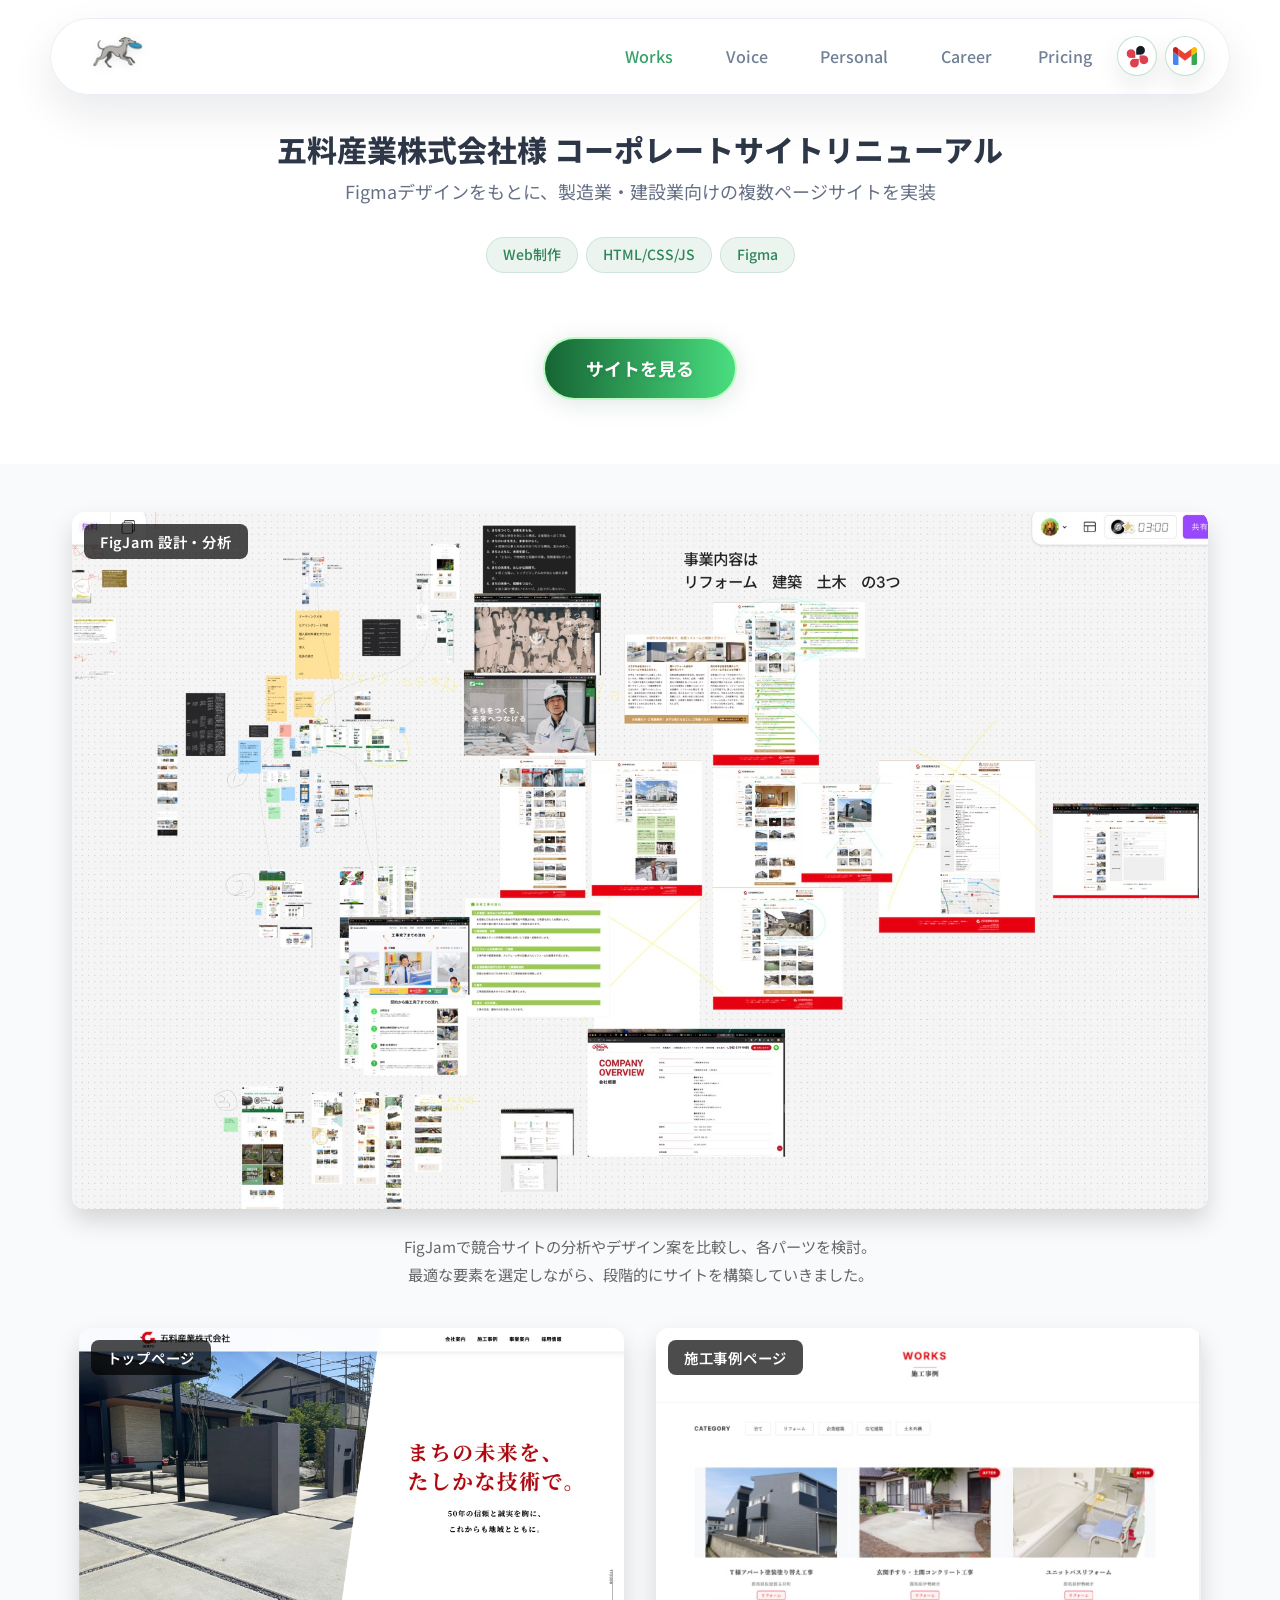
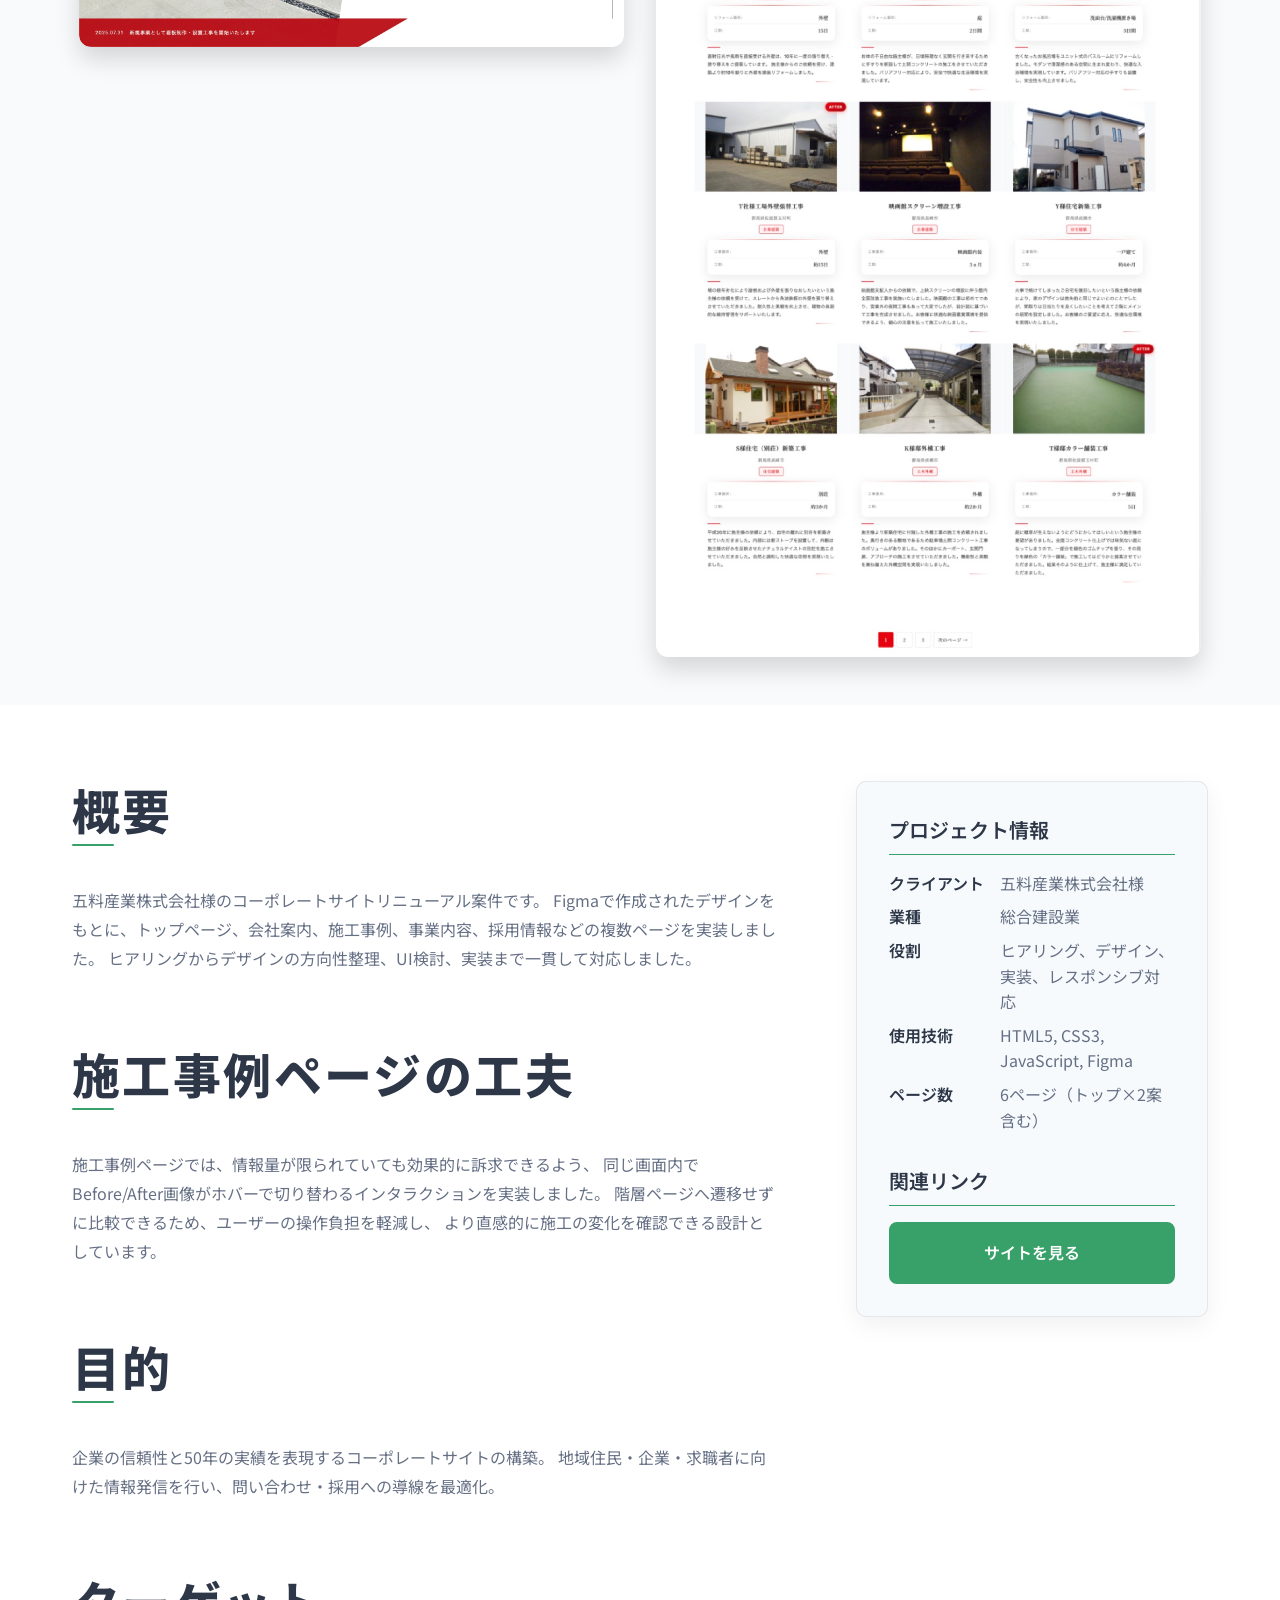
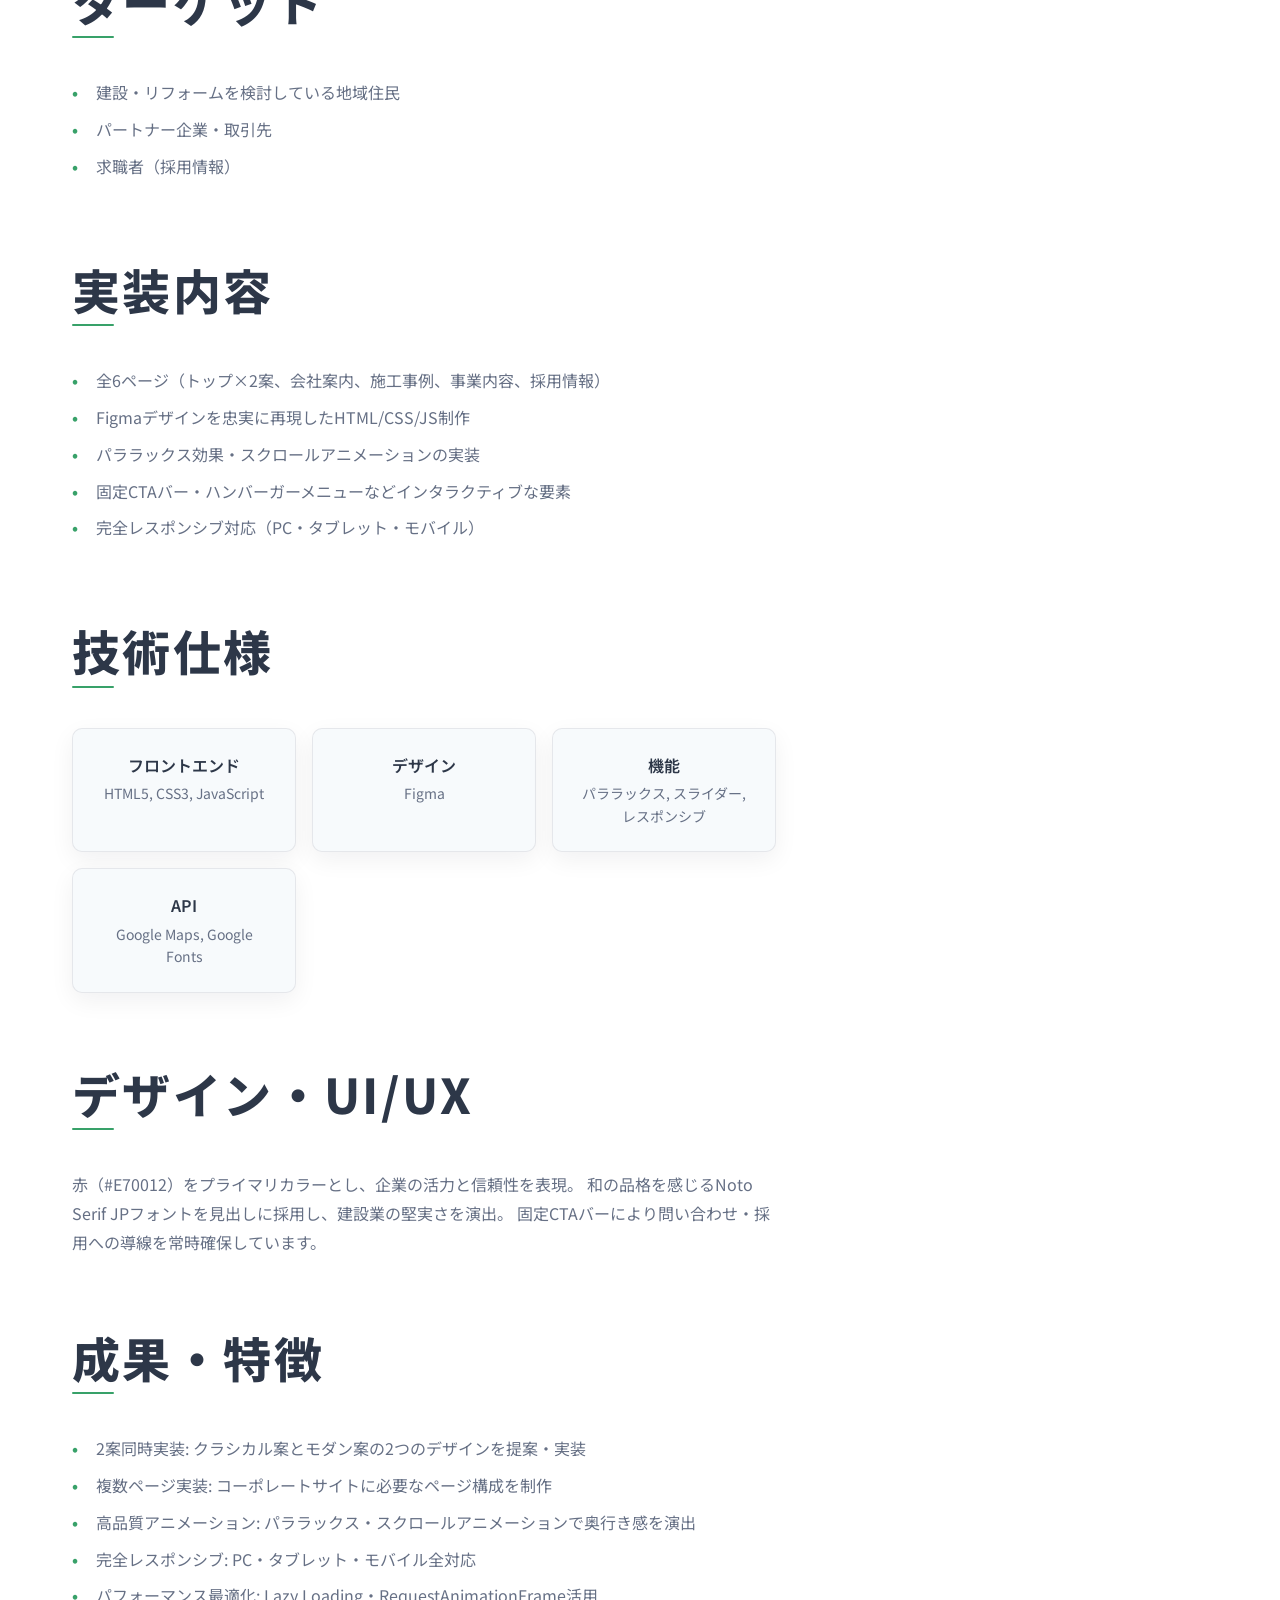
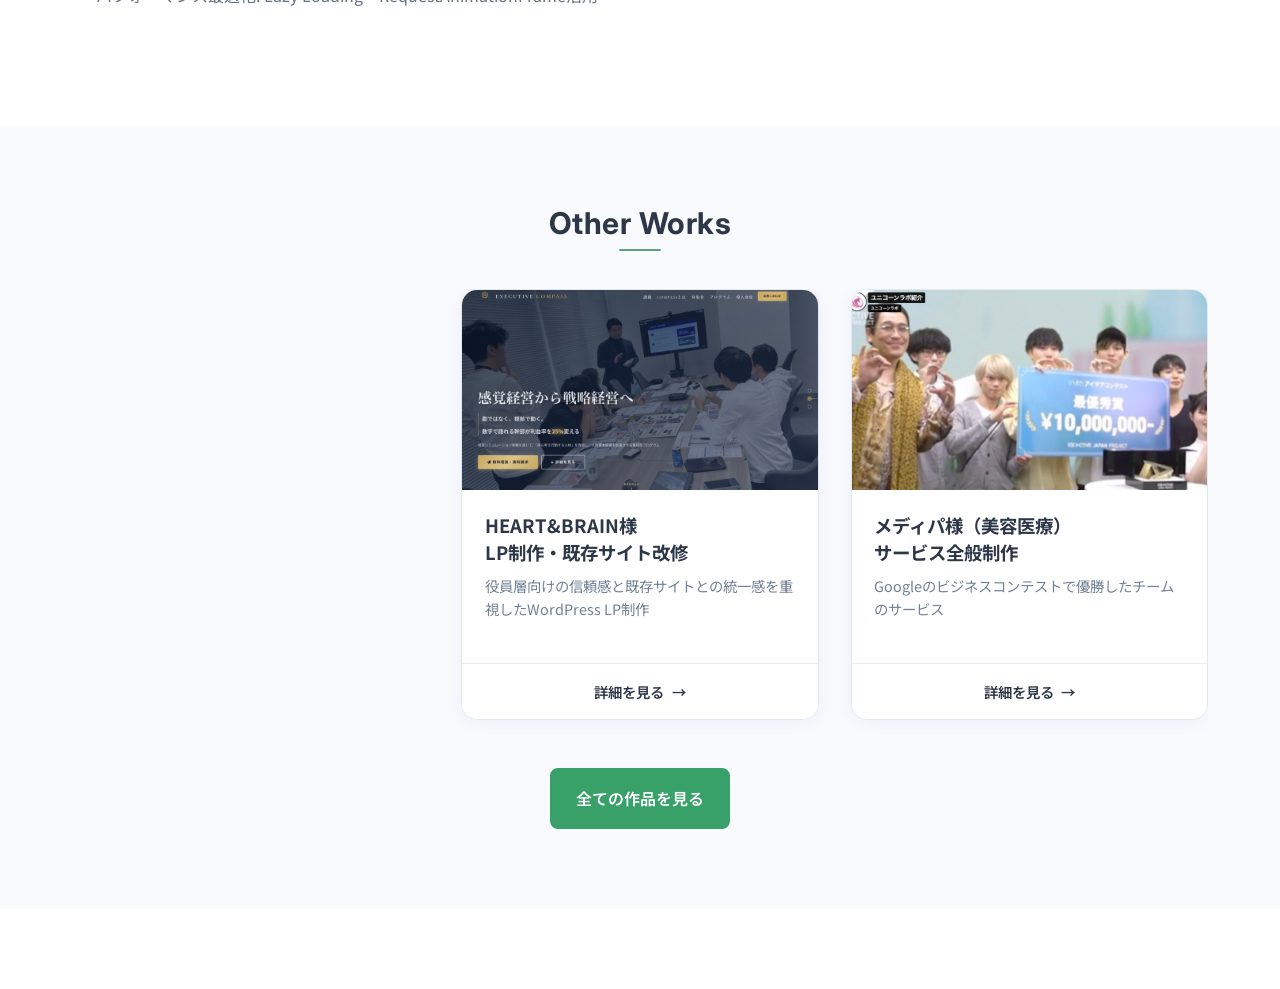
<file: work12.html>
<!DOCTYPE html>
<html lang="ja">
<head>
    <meta charset="UTF-8">
    <meta name="viewport" content="width=device-width, initial-scale=1.0">
    <title>五料産業株式会社様 コーポレートサイトリニューアル | 太田三一斗 Portfolio</title>
    <meta name="description" content="五料産業株式会社様のコーポレートサイトリニューアル案件です。Figmaデザインをもとに、複数ページのWebサイトを実装しました。">
    
    <!-- Google tag (gtag.js) -->
    <script async src="https://www.googletagmanager.com/gtag/js?id=G-WNMP1BCECG"></script>
    <script>
      window.dataLayer = window.dataLayer || [];
      function gtag(){dataLayer.push(arguments);}
      gtag('js', new Date());
      gtag('config', 'G-WNMP1BCECG');
    </script>
    
    <!-- Google Fonts -->
    <link rel="preconnect" href="https://fonts.googleapis.com">
    <link rel="preconnect" href="https://fonts.gstatic.com" crossorigin>
    <link href="https://fonts.googleapis.com/css2?family=Inter:wght@300;400;500;600;700&family=Noto+Sans+JP:wght@300;400;500;600;700&display=swap" rel="stylesheet">
    
    <!-- CSS -->
    <link rel="stylesheet" href="css/reset/reset.css">
    <link rel="stylesheet" href="css/style.css">
    <link rel="stylesheet" href="css/work.css">
    <link rel="icon" href="images/icons8-calla-lily-64 (1).png" type="image/png">
</head>
<body>
    <!-- ヘッダーナビゲーション -->
    <header class="header">
        <nav class="nav-container">
            <div class="nav-brand">
                <a href="index.html" class="brand-link">
                    <img src="./images/headerlogo.png" alt="Mihito Oota" class="brand-logo">
                </a>
            </div>
            <ul class="nav-list">
                <li class="nav-item">
                    <a href="index.html#works" class="nav-link active">Works</a>
                </li>
                <li class="nav-item">
                    <a href="index.html#voice" class="nav-link">Voice</a>
                </li>
                <li class="nav-item">
                    <a href="index.html#personal" class="nav-link">Personal</a>
                </li>
                <li class="nav-item">
                    <a href="index.html#career" class="nav-link">Career</a>
                </li>
                <li class="nav-item">
                    <a href="index.html#pricing" class="nav-link">Pricing</a>
                </li>
            </ul>
            <div class="header-contact-actions" aria-label="連絡先">
                <button type="button" class="header-contact-icon header-chatwork copy-target" data-copy="1oneyidsbboz0" aria-label="Chatwork IDをコピー">
                    <img src="images/chatwork-header-icon.png" alt="" class="chatwork-logo-img">
                    <span class="copy-hint">Copied!</span>
                </button>
                <a href="mailto:claudemonet0505@gmail.com" class="header-contact-icon" aria-label="メールで連絡">
                    <img src="images/gmail.svg" alt="" class="mail-icon-img">
                </a>
            </div>
            <button class="nav-toggle" aria-label="メニューを開く">
                <span class="hamburger-line"></span>
                <span class="hamburger-line"></span>
                <span class="hamburger-line"></span>
            </button>
        </nav>
    </header>


    <!-- メインコンテンツ -->
    <main class="work-detail">
        <!-- プロジェクトヘッダー -->
        <section class="work-hero">
            <div class="container">
                <div class="work-hero-content">
                    <h1 class="work-title">五料産業株式会社様 コーポレートサイトリニューアル</h1>
                    <p class="work-subtitle">Figmaデザインをもとに、製造業・建設業向けの複数ページサイトを実装</p>
                    <div class="work-meta">
                        <div class="work-tags">
                            <span class="tag">Web制作</span>
                            <span class="tag">HTML/CSS/JS</span>
                            <span class="tag">Figma</span>
                        </div>
                        <div class="work-url">
                            <a href="https://goryo-demo.pages.dev/" class="btn-rich" target="_blank" rel="noopener">
                                サイトを見る
                            </a>
                        </div>
                    </div>
                </div>
            </div>
        </section>

        <!-- FigJam設計画像 -->
        <section class="work-image-section">
            <div class="container">
                <div class="work-image-container" style="position: relative; margin-bottom: 24px;">
                    <span style="position: absolute; top: 12px; left: 12px; background: rgba(0,0,0,0.7); color: #fff; padding: 6px 16px; border-radius: 8px; font-size: 0.9rem; font-weight: 600; letter-spacing: 0.05em; z-index: 2;">FigJam 設計・分析</span>
                    <img src="./images/goryo-figjam.jpg" alt="FigJamによる競合分析・デザイン設計" class="work-main-image" style="width: 100%; height: auto; border-radius: 12px; box-shadow: 0 4px 16px rgba(0,0,0,0.08);">
                </div>
                <p style="text-align: center; color: #666; font-size: 0.95rem; margin-bottom: 40px; line-height: 1.8;">
                    FigJamで競合サイトの分析やデザイン案を比較し、各パーツを検討。<br>
                    最適な要素を選定しながら、段階的にサイトを構築していきました。
                </p>
                <div style="display: flex; gap: 32px; justify-content: center; align-items: flex-start; flex-wrap: wrap;">
                    <div class="work-image-container" style="flex: 1 1 300px; max-width: 48%; position: relative;">
                        <span style="position: absolute; top: 12px; left: 12px; background: rgba(0,0,0,0.7); color: #fff; padding: 6px 16px; border-radius: 8px; font-size: 0.9rem; font-weight: 600; letter-spacing: 0.05em; z-index: 2;">トップページ</span>
                        <img src="./images/goryo-top.jpg" alt="五料産業株式会社様 コーポレートサイト トップページ" class="work-main-image" style="width: 100%; height: auto; border-radius: 12px; box-shadow: 0 4px 16px rgba(0,0,0,0.08);">
                    </div>
                    <div class="work-image-container" style="flex: 1 1 300px; max-width: 48%; position: relative;">
                        <span style="position: absolute; top: 12px; left: 12px; background: rgba(0,0,0,0.7); color: #fff; padding: 6px 16px; border-radius: 8px; font-size: 0.9rem; font-weight: 600; letter-spacing: 0.05em; z-index: 2;">施工事例ページ</span>
                        <img src="./images/goryo-case.jpg" alt="五料産業株式会社様 コーポレートサイト 施工事例ページ" class="work-main-image" style="width: 100%; height: auto; border-radius: 12px; box-shadow: 0 4px 16px rgba(0,0,0,0.08);">
                    </div>
                </div>
            </div>
        </section>

        <!-- プロジェクト詳細 -->
        <section class="work-content">
            <div class="container">
                <div class="work-content-grid">
                    <!-- メインコンテンツ -->
                    <div class="work-main-content">
                        <div class="content-section">
                            <h2 class="content-title">概要</h2>
                            <p class="content-text">
                                五料産業株式会社様のコーポレートサイトリニューアル案件です。
                                Figmaで作成されたデザインをもとに、トップページ、会社案内、施工事例、事業内容、採用情報などの複数ページを実装しました。
                                ヒアリングからデザインの方向性整理、UI検討、実装まで一貫して対応しました。
                            </p>
                        </div>

                        <div class="content-section">
                            <h2 class="content-title">施工事例ページの工夫</h2>
                            <p class="content-text">
                                施工事例ページでは、情報量が限られていても効果的に訴求できるよう、
                                同じ画面内でBefore/After画像がホバーで切り替わるインタラクションを実装しました。
                                階層ページへ遷移せずに比較できるため、ユーザーの操作負担を軽減し、
                                より直感的に施工の変化を確認できる設計としています。
                            </p>
                        </div>

                        <div class="content-section">
                            <h2 class="content-title">目的</h2>
                            <p class="content-text">
                                企業の信頼性と50年の実績を表現するコーポレートサイトの構築。
                                地域住民・企業・求職者に向けた情報発信を行い、問い合わせ・採用への導線を最適化。
                            </p>
                        </div>

                        <div class="content-section">
                            <h2 class="content-title">ターゲット</h2>
                            <ul class="content-list">
                                <li>建設・リフォームを検討している地域住民</li>
                                <li>パートナー企業・取引先</li>
                                <li>求職者（採用情報）</li>
                            </ul>
                        </div>

                        <div class="content-section">
                            <h2 class="content-title">実装内容</h2>
                            <ul class="content-list">
                                <li>全6ページ（トップ×2案、会社案内、施工事例、事業内容、採用情報）</li>
                                <li>Figmaデザインを忠実に再現したHTML/CSS/JS制作</li>
                                <li>パララックス効果・スクロールアニメーションの実装</li>
                                <li>固定CTAバー・ハンバーガーメニューなどインタラクティブな要素</li>
                                <li>完全レスポンシブ対応（PC・タブレット・モバイル）</li>
                            </ul>
                        </div>

                        <div class="content-section">
                            <h2 class="content-title">技術仕様</h2>
                            <div class="tech-grid">
                                <div class="tech-item">
                                    <h3 class="tech-category">フロントエンド</h3>
                                    <p class="tech-detail">HTML5, CSS3, JavaScript</p>
                                </div>
                                <div class="tech-item">
                                    <h3 class="tech-category">デザイン</h3>
                                    <p class="tech-detail">Figma</p>
                                </div>
                                <div class="tech-item">
                                    <h3 class="tech-category">機能</h3>
                                    <p class="tech-detail">パララックス, スライダー, レスポンシブ</p>
                                </div>
                                <div class="tech-item">
                                    <h3 class="tech-category">API</h3>
                                    <p class="tech-detail">Google Maps, Google Fonts</p>
                                </div>
                            </div>
                        </div>

                        <div class="content-section">
                            <h2 class="content-title">デザイン・UI/UX</h2>
                            <p class="content-text">
                                赤（#E70012）をプライマリカラーとし、企業の活力と信頼性を表現。
                                和の品格を感じるNoto Serif JPフォントを見出しに採用し、建設業の堅実さを演出。
                                固定CTAバーにより問い合わせ・採用への導線を常時確保しています。
                            </p>
                        </div>

                        <div class="content-section">
                            <h2 class="content-title">成果・特徴</h2>
                            <ul class="content-list">
                                <li><strong>2案同時実装:</strong> クラシカル案とモダン案の2つのデザインを提案・実装</li>
                                <li><strong>複数ページ実装:</strong> コーポレートサイトに必要なページ構成を制作</li>
                                <li><strong>高品質アニメーション:</strong> パララックス・スクロールアニメーションで奥行き感を演出</li>
                                <li><strong>完全レスポンシブ:</strong> PC・タブレット・モバイル全対応</li>
                                <li><strong>パフォーマンス最適化:</strong> Lazy Loading・RequestAnimationFrame活用</li>
                            </ul>
                        </div>
                    </div>

                    <!-- サイドバー -->
                    <aside class="work-sidebar">
                        <div class="sidebar-section">
                            <h3 class="sidebar-title">プロジェクト情報</h3>
                            <dl class="project-details">
                                <dt>クライアント</dt>
                                <dd>五料産業株式会社様</dd>
                                
                                <dt>業種</dt>
                                <dd>総合建設業</dd>
                                
                                <dt>役割</dt>
                                <dd>ヒアリング、デザイン、実装、レスポンシブ対応</dd>
                                
                                <dt>使用技術</dt>
                                <dd>HTML5, CSS3, JavaScript, Figma</dd>
                                
                                <dt>ページ数</dt>
                                <dd>6ページ（トップ×2案含む）</dd>
                            </dl>
                        </div>

                        <div class="sidebar-section">
                            <h3 class="sidebar-title">関連リンク</h3>
                            <a href="https://goryo-demo.pages.dev/" class="btn btn-primary" target="_blank" rel="noopener" style="width: 100%; text-align: center;">
                                サイトを見る
                            </a>
                        </div>
                    </aside>
                </div>
            </div>
        </section>

        <!-- 他の作品（JavaScriptで自動生成） -->
        <section class="related-works">
            <div class="container">
                <h2 class="section-title">Other Works</h2>
                <div class="slider-container">
                    <div class="related-works-grid">
                        <!-- JavaScriptで自動生成されます -->
                    </div>
                </div>
                <div class="back-to-works">
                    <a href="index.html#works" class="btn btn-primary">全ての作品を見る</a>
                </div>
            </div>
        </section>
    </main>

    <!-- フッター -->
    <script src="js/script.js"></script>
</body>
</html>
</file>
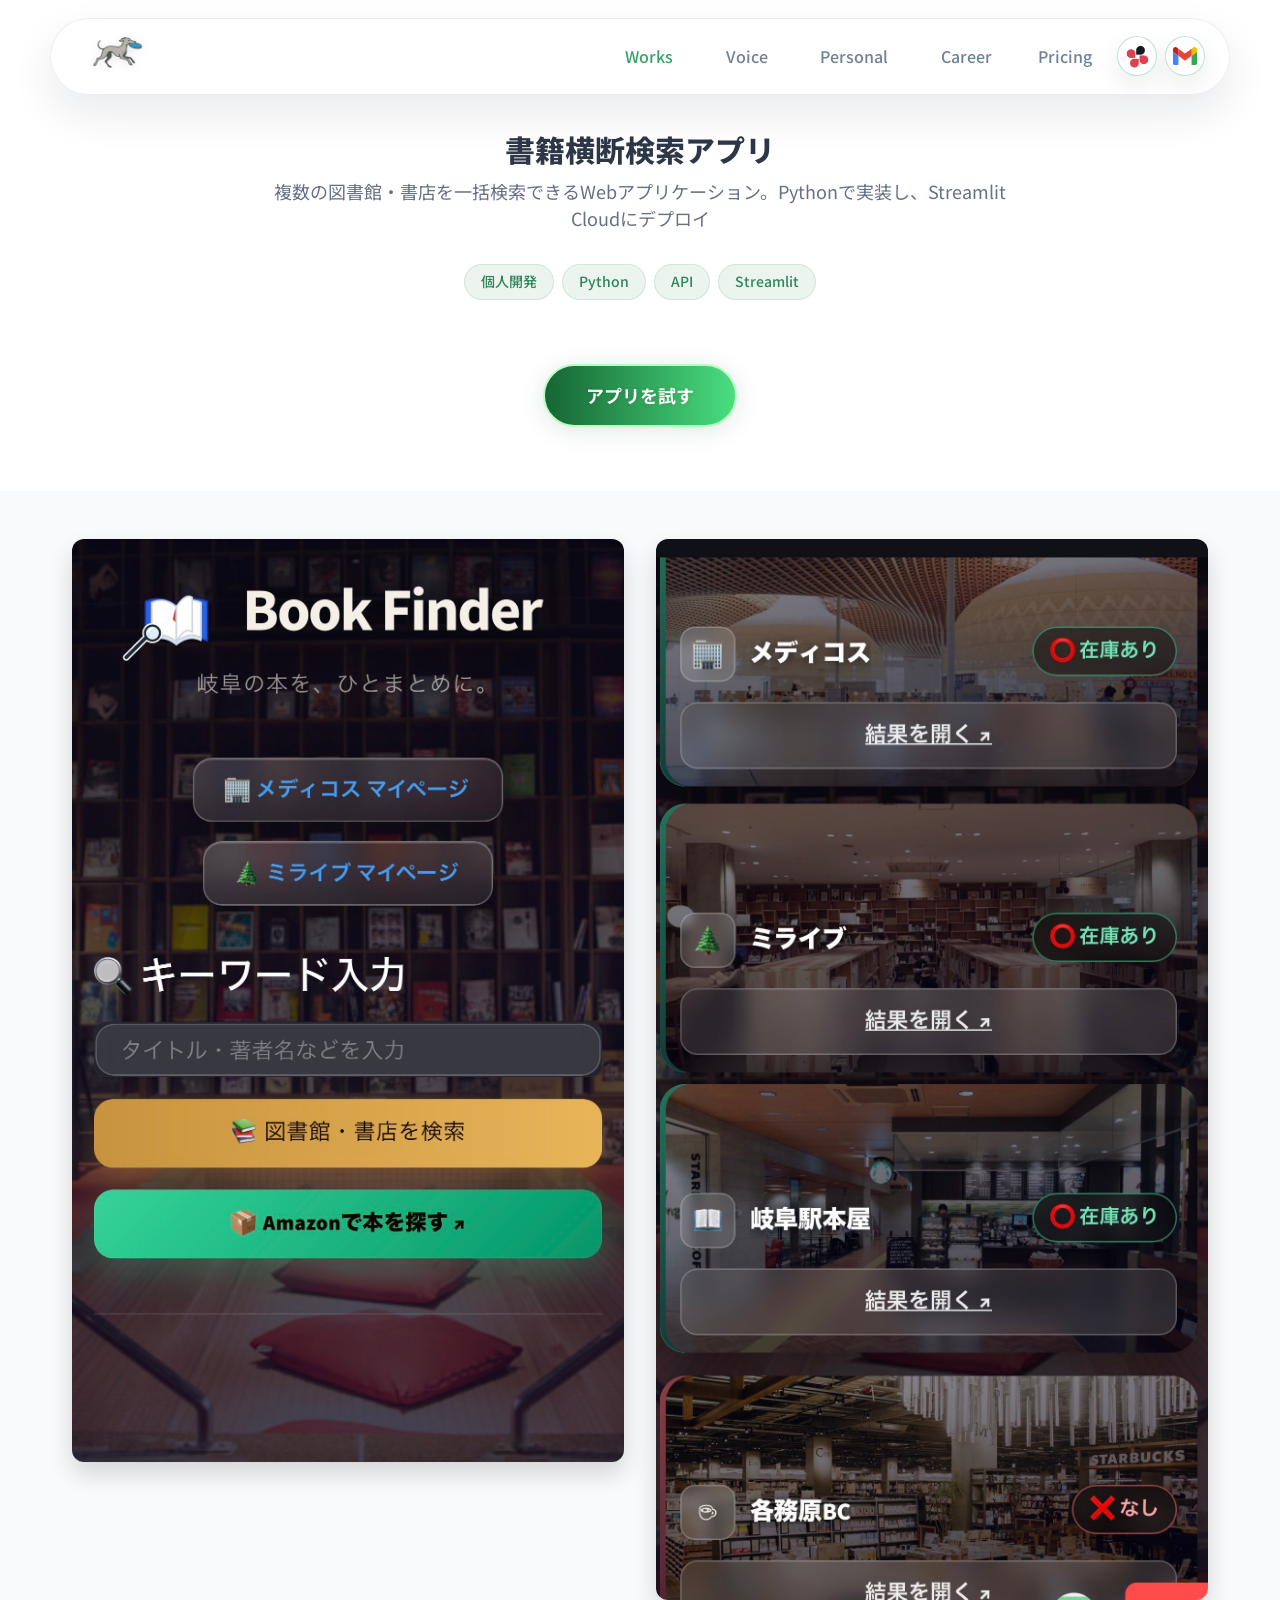
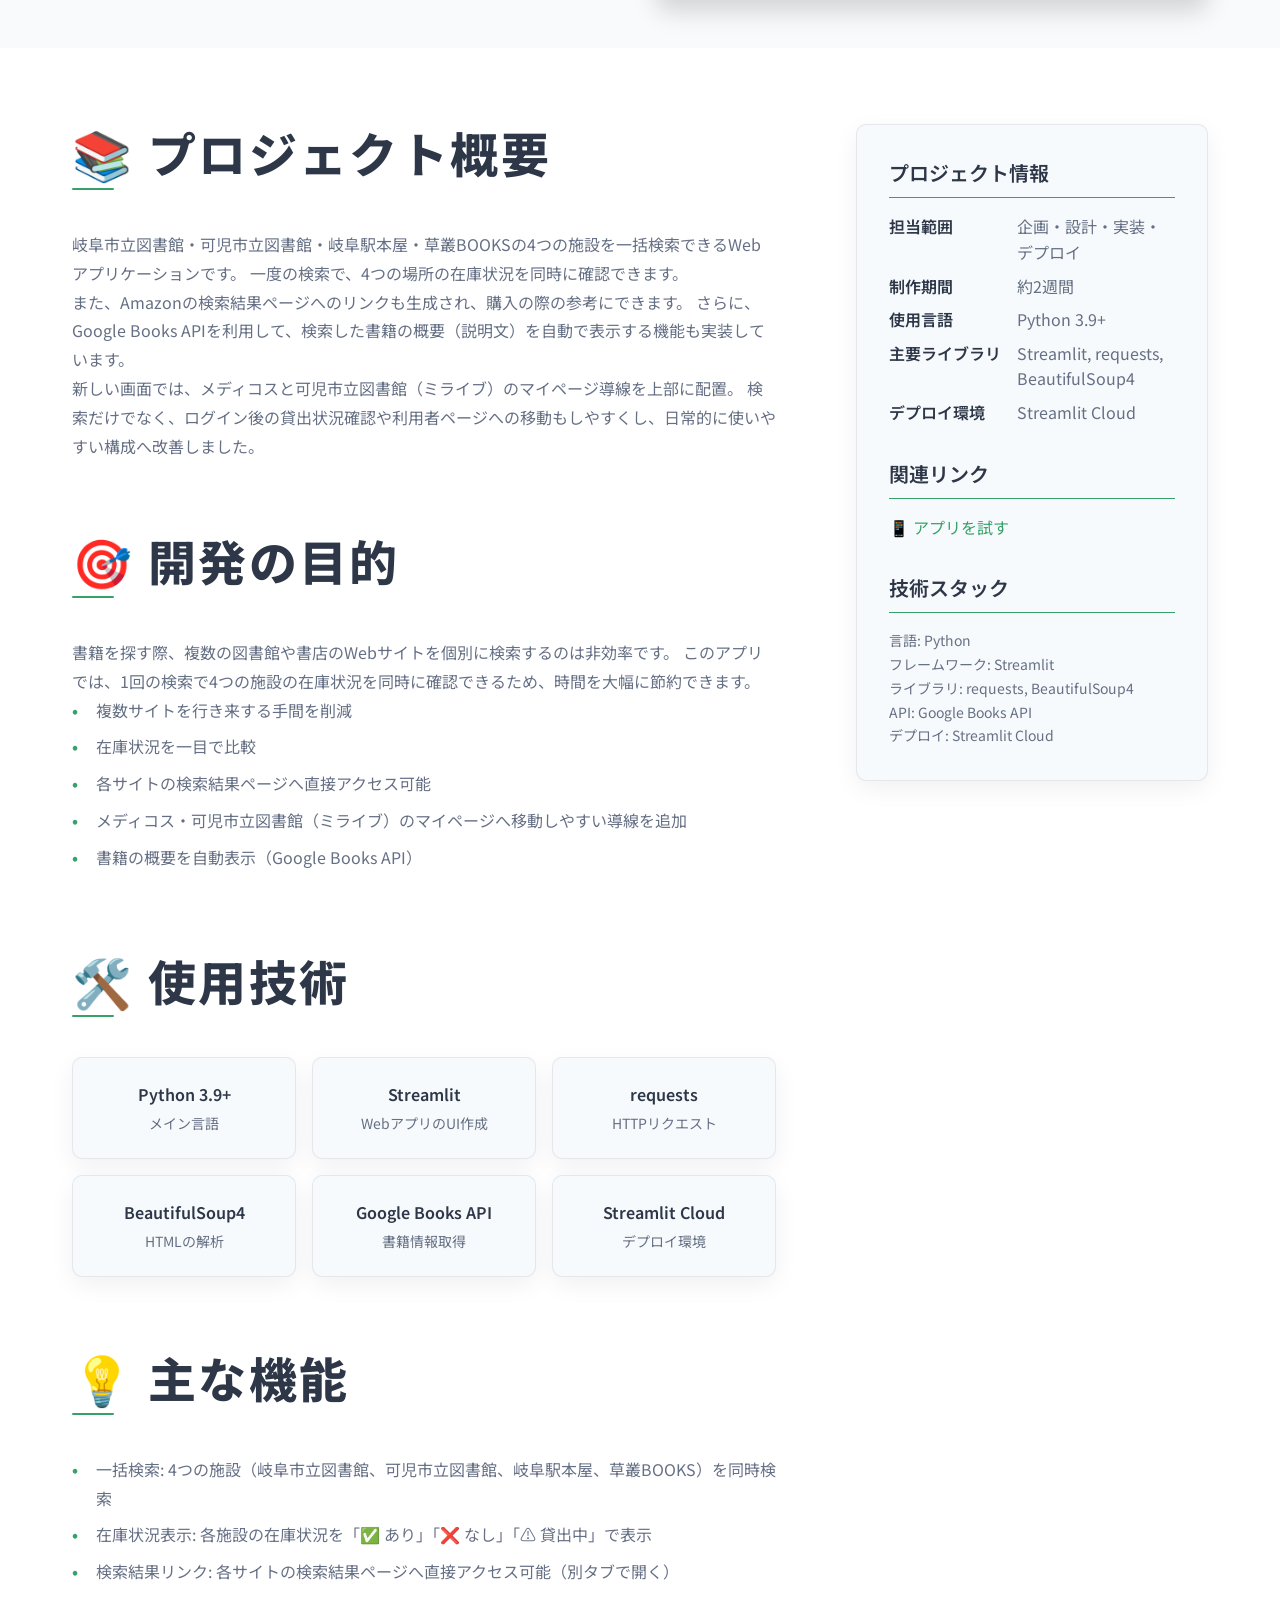
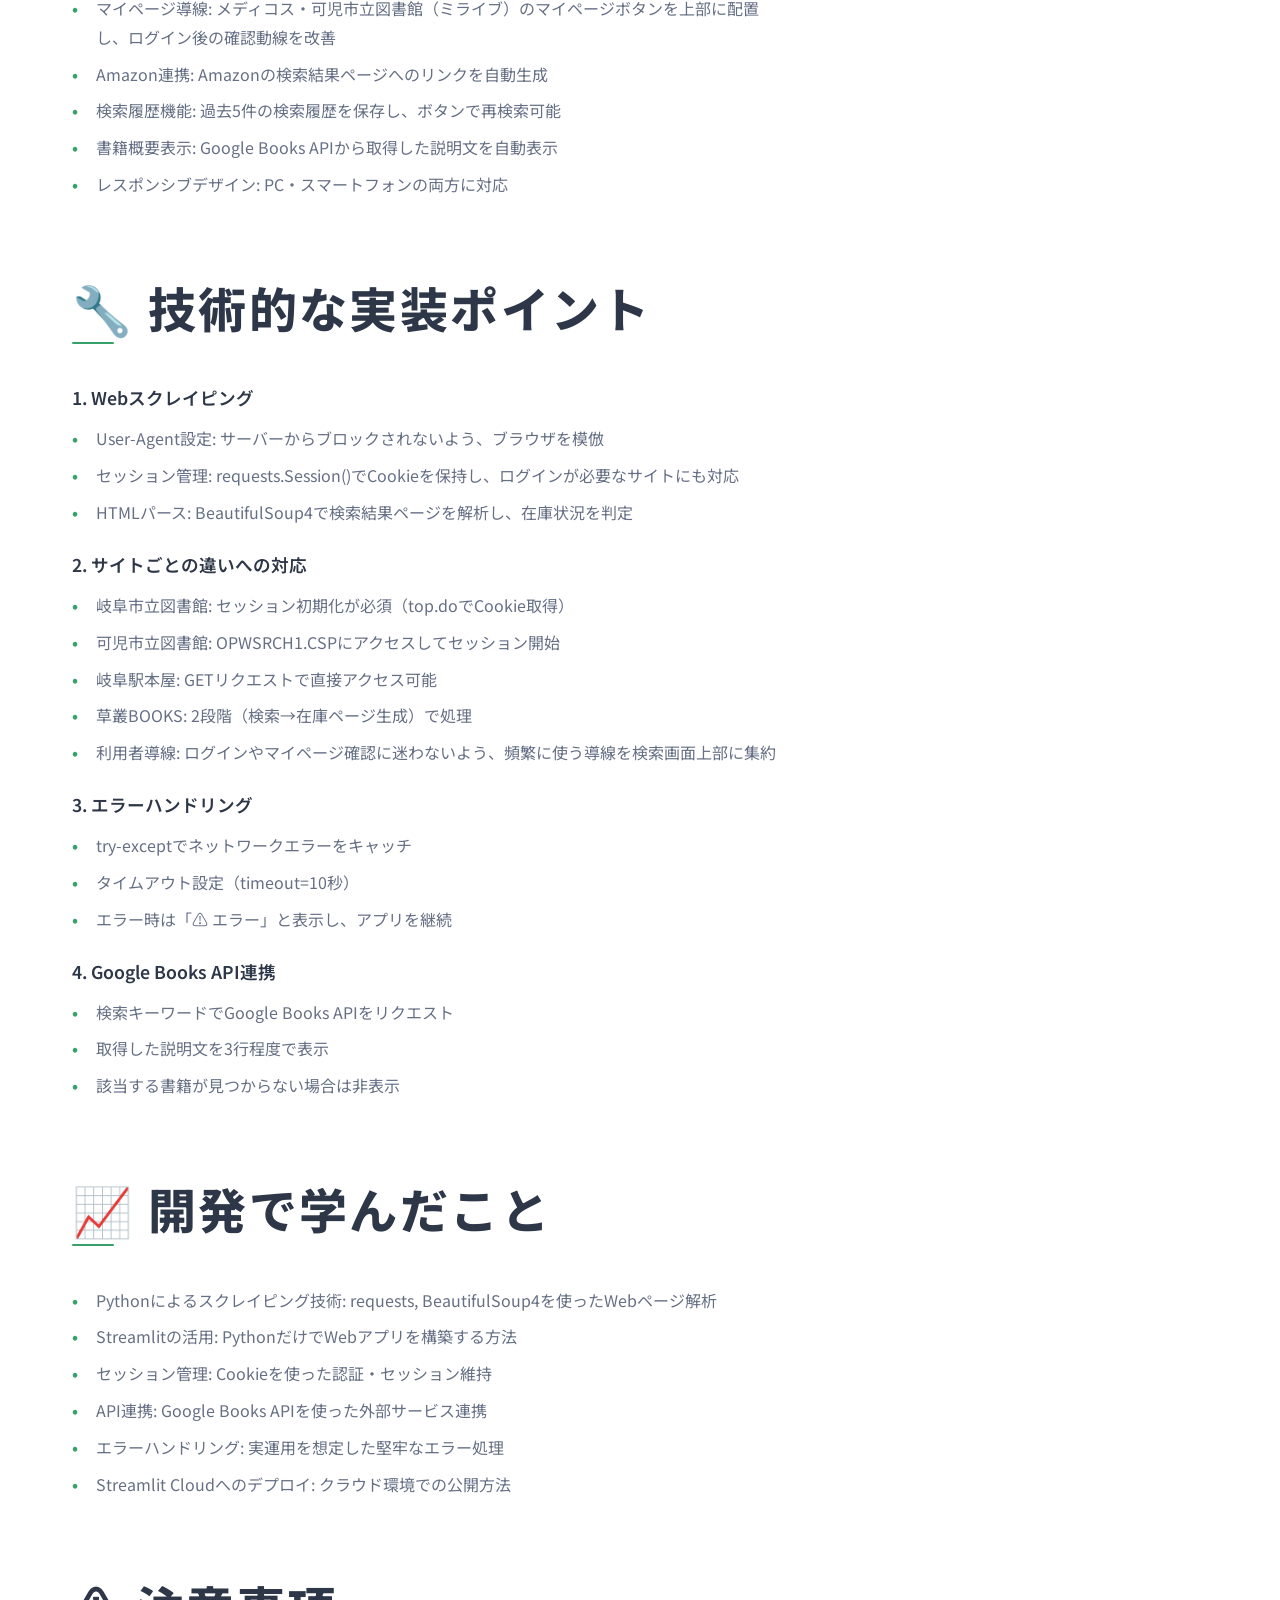
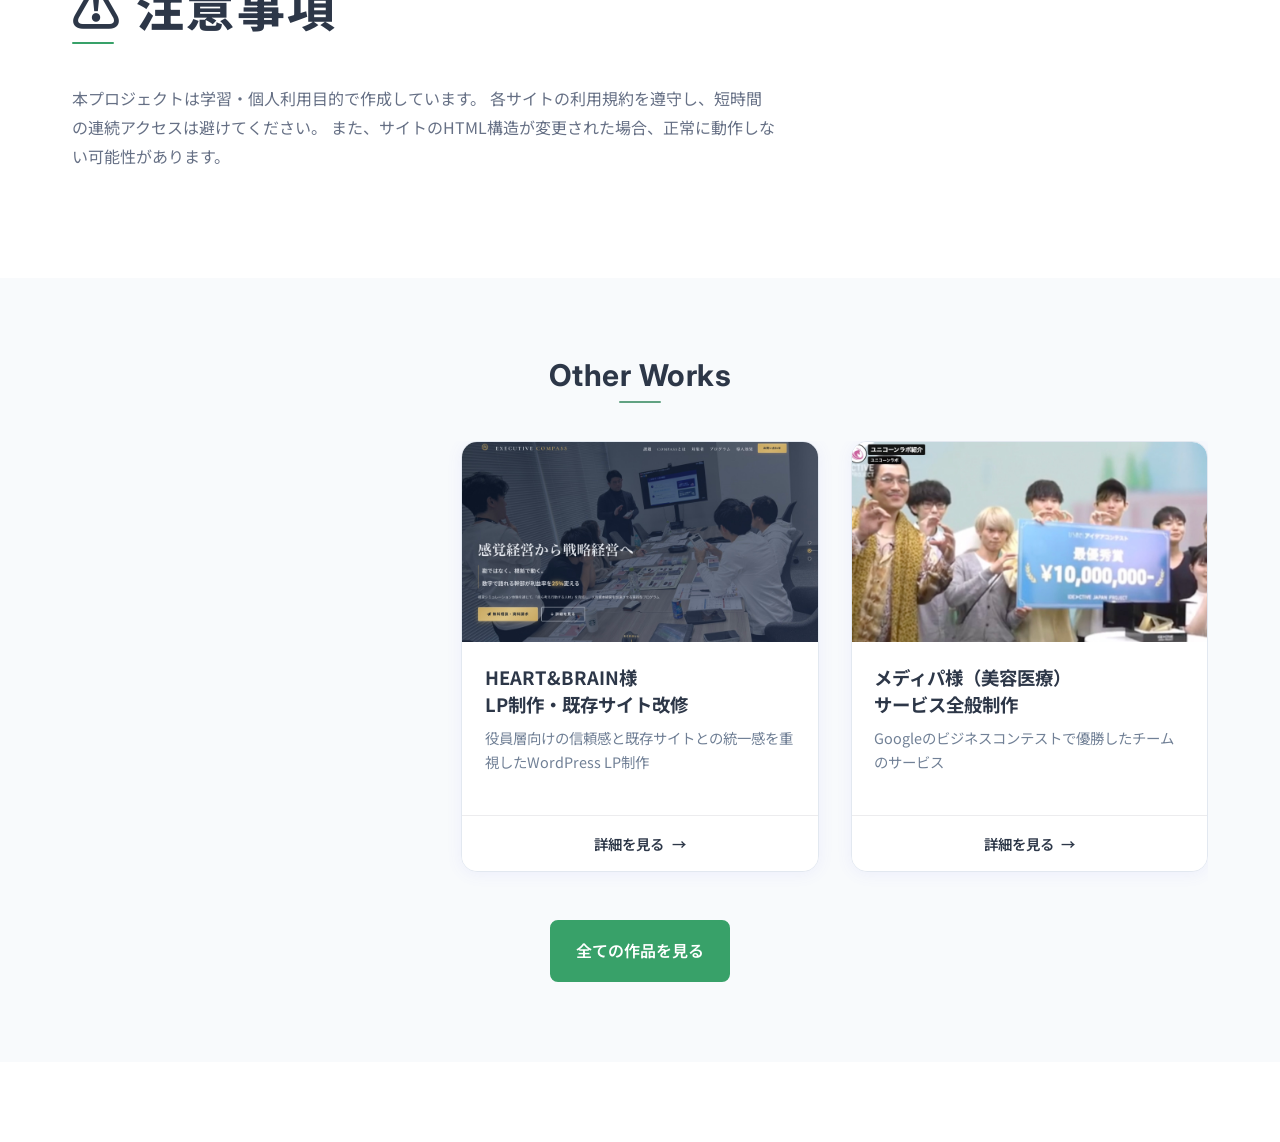
<file: work13.html>
<!DOCTYPE html>
<html lang="ja">
<head>
    <meta charset="UTF-8">
    <meta name="viewport" content="width=device-width, initial-scale=1.0">
    <title>書籍横断検索アプリ | 太田三一斗 Portfolio</title>
    <meta name="description" content="Pythonで作成した書籍横断検索アプリの詳細をご紹介します。複数の図書館・書店を一括検索できるWebアプリケーション。">
    
    <!-- Google tag (gtag.js) -->
    <script async src="https://www.googletagmanager.com/gtag/js?id=G-WNMP1BCECG"></script>
    <script>
      window.dataLayer = window.dataLayer || [];
      function gtag(){dataLayer.push(arguments);}
      gtag('js', new Date());
      gtag('config', 'G-WNMP1BCECG');
    </script>
    
    <!-- Google Fonts -->
    <link rel="preconnect" href="https://fonts.googleapis.com">
    <link rel="preconnect" href="https://fonts.gstatic.com" crossorigin>
    <link href="https://fonts.googleapis.com/css2?family=Inter:wght@300;400;500;600;700&family=Noto+Sans+JP:wght@300;400;500;600;700&display=swap" rel="stylesheet">
    
    <!-- CSS -->
    <link rel="stylesheet" href="css/reset/reset.css">
    <link rel="stylesheet" href="css/style.css">
    <link rel="stylesheet" href="css/work.css">
    <link rel="icon" href="images/icons8-calla-lily-64 (1).png" type="image/png">
</head>
<body>
    <!-- ヘッダーナビゲーション -->
    <header class="header">
        <nav class="nav-container">
            <div class="nav-brand">
                <a href="index.html" class="brand-link">
                    <img src="./images/headerlogo.png" alt="Mihito Oota" class="brand-logo">
                </a>
            </div>
            <ul class="nav-list">
                <li class="nav-item">
                    <a href="index.html#works" class="nav-link active">Works</a>
                </li>
                <li class="nav-item">
                    <a href="index.html#voice" class="nav-link">Voice</a>
                </li>
                <li class="nav-item">
                    <a href="index.html#personal" class="nav-link">Personal</a>
                </li>
                <li class="nav-item">
                    <a href="index.html#career" class="nav-link">Career</a>
                </li>
                <li class="nav-item">
                    <a href="index.html#pricing" class="nav-link">Pricing</a>
                </li>
            </ul>
            <div class="header-contact-actions" aria-label="連絡先">
                <button type="button" class="header-contact-icon header-chatwork copy-target" data-copy="1oneyidsbboz0" aria-label="Chatwork IDをコピー">
                    <img src="images/chatwork-header-icon.png" alt="" class="chatwork-logo-img">
                    <span class="copy-hint">Copied!</span>
                </button>
                <a href="mailto:claudemonet0505@gmail.com" class="header-contact-icon" aria-label="メールで連絡">
                    <img src="images/gmail.svg" alt="" class="mail-icon-img">
                </a>
            </div>
            <button class="nav-toggle" aria-label="メニューを開く">
                <span class="hamburger-line"></span>
                <span class="hamburger-line"></span>
                <span class="hamburger-line"></span>
            </button>
        </nav>
    </header>


    <!-- メインコンテンツ -->
    <main class="work-detail">
        <!-- プロジェクトヘッダー -->
        <section class="work-hero">
            <div class="container">
                <div class="work-hero-content">
                    <h1 class="work-title">書籍横断検索アプリ</h1>
                    <p class="work-subtitle">複数の図書館・書店を一括検索できるWebアプリケーション。Pythonで実装し、Streamlit Cloudにデプロイ</p>
                    <div class="work-meta">
                        <div class="work-tags">
                            <span class="tag">個人開発</span>
                            <span class="tag">Python</span>
                            <span class="tag">API</span>
                            <span class="tag">Streamlit</span>
                        </div>
                        <div class="work-url">
                            <a href="https://book-search-app-guj3f88x5vwjbjzw2y6tn8.streamlit.app/" class="btn-rich" target="_blank" rel="noopener">
                                アプリを試す
                            </a>
                        </div>
                    </div>
                </div>
            </div>
        </section>

        <!-- プロジェクト画像 -->
        <section class="work-image-section">
            <div class="container">
                <div class="work-image-grid">
                    <div class="work-image-container">
                        <img src="./images/IMG_2566.jpeg" alt="書籍横断検索アプリの検索画面" class="work-main-image">
                    </div>
                    <div class="work-image-container">
                        <img src="./images/IMG_2567.jpeg" alt="書籍横断検索アプリの検索結果画面" class="work-main-image">
                    </div>
                </div>
            </div>
        </section>

        <!-- プロジェクト詳細 -->
        <section class="work-content">
            <div class="container">
                <div class="work-content-grid">
                    <!-- メインコンテンツ -->
                    <div class="work-main-content">
                        <div class="content-section">
                            <h2 class="content-title">📚 プロジェクト概要</h2>
                            <p class="content-text">
                                岐阜市立図書館・可児市立図書館・岐阜駅本屋・草叢BOOKSの<strong>4つの施設を一括検索</strong>できるWebアプリケーションです。
                                一度の検索で、4つの場所の在庫状況を同時に確認できます。
                            </p>
                            <p class="content-text">
                                また、Amazonの検索結果ページへのリンクも生成され、購入の際の参考にできます。
                                さらに、Google Books APIを利用して、検索した書籍の概要（説明文）を自動で表示する機能も実装しています。
                            </p>
                            <p class="content-text">
                                新しい画面では、メディコスと可児市立図書館（ミライブ）のマイページ導線を上部に配置。
                                検索だけでなく、ログイン後の貸出状況確認や利用者ページへの移動もしやすくし、日常的に使いやすい構成へ改善しました。
                            </p>
                        </div>

                        <div class="content-section">
                            <h2 class="content-title">🎯 開発の目的</h2>
                            <p class="content-text">
                                書籍を探す際、複数の図書館や書店のWebサイトを個別に検索するのは非効率です。
                                このアプリでは、<strong>1回の検索で4つの施設の在庫状況を同時に確認</strong>できるため、時間を大幅に節約できます。
                            </p>
                            <ul class="content-list">
                                <li>複数サイトを行き来する手間を削減</li>
                                <li>在庫状況を一目で比較</li>
                                <li>各サイトの検索結果ページへ直接アクセス可能</li>
                                <li>メディコス・可児市立図書館（ミライブ）のマイページへ移動しやすい導線を追加</li>
                                <li>書籍の概要を自動表示（Google Books API）</li>
                            </ul>
                        </div>

                        <div class="content-section">
                            <h2 class="content-title">🛠️ 使用技術</h2>
                            <div class="tech-grid">
                                <div class="tech-item">
                                    <div class="tech-category">Python 3.9+</div>
                                    <div class="tech-detail">メイン言語</div>
                                </div>
                                <div class="tech-item">
                                    <div class="tech-category">Streamlit</div>
                                    <div class="tech-detail">WebアプリのUI作成</div>
                                </div>
                                <div class="tech-item">
                                    <div class="tech-category">requests</div>
                                    <div class="tech-detail">HTTPリクエスト</div>
                                </div>
                                <div class="tech-item">
                                    <div class="tech-category">BeautifulSoup4</div>
                                    <div class="tech-detail">HTMLの解析</div>
                                </div>
                                <div class="tech-item">
                                    <div class="tech-category">Google Books API</div>
                                    <div class="tech-detail">書籍情報取得</div>
                                </div>
                                <div class="tech-item">
                                    <div class="tech-category">Streamlit Cloud</div>
                                    <div class="tech-detail">デプロイ環境</div>
                                </div>
                            </div>
                        </div>

                        <div class="content-section">
                            <h2 class="content-title">💡 主な機能</h2>
                            <ul class="content-list">
                                <li><strong>一括検索:</strong> 4つの施設（岐阜市立図書館、可児市立図書館、岐阜駅本屋、草叢BOOKS）を同時検索</li>
                                <li><strong>在庫状況表示:</strong> 各施設の在庫状況を「✅ あり」「❌ なし」「⚠️ 貸出中」で表示</li>
                                <li><strong>検索結果リンク:</strong> 各サイトの検索結果ページへ直接アクセス可能（別タブで開く）</li>
                                <li><strong>マイページ導線:</strong> メディコス・可児市立図書館（ミライブ）のマイページボタンを上部に配置し、ログイン後の確認動線を改善</li>
                                <li><strong>Amazon連携:</strong> Amazonの検索結果ページへのリンクを自動生成</li>
                                <li><strong>検索履歴機能:</strong> 過去5件の検索履歴を保存し、ボタンで再検索可能</li>
                                <li><strong>書籍概要表示:</strong> Google Books APIから取得した説明文を自動表示</li>
                                <li><strong>レスポンシブデザイン:</strong> PC・スマートフォンの両方に対応</li>
                            </ul>
                        </div>

                        <div class="content-section">
                            <h2 class="content-title">🔧 技術的な実装ポイント</h2>
                            <h3 style="font-size: 1.1rem; font-weight: 600; color: #2D3748; margin-top: 1.5rem; margin-bottom: 0.75rem;">1. Webスクレイピング</h3>
                            <ul class="content-list">
                                <li><strong>User-Agent設定:</strong> サーバーからブロックされないよう、ブラウザを模倣</li>
                                <li><strong>セッション管理:</strong> requests.Session()でCookieを保持し、ログインが必要なサイトにも対応</li>
                                <li><strong>HTMLパース:</strong> BeautifulSoup4で検索結果ページを解析し、在庫状況を判定</li>
                            </ul>

                            <h3 style="font-size: 1.1rem; font-weight: 600; color: #2D3748; margin-top: 1.5rem; margin-bottom: 0.75rem;">2. サイトごとの違いへの対応</h3>
                            <ul class="content-list">
                                <li><strong>岐阜市立図書館:</strong> セッション初期化が必須（top.doでCookie取得）</li>
                                <li><strong>可児市立図書館:</strong> OPWSRCH1.CSPにアクセスしてセッション開始</li>
                                <li><strong>岐阜駅本屋:</strong> GETリクエストで直接アクセス可能</li>
                                <li><strong>草叢BOOKS:</strong> 2段階（検索→在庫ページ生成）で処理</li>
                                <li><strong>利用者導線:</strong> ログインやマイページ確認に迷わないよう、頻繁に使う導線を検索画面上部に集約</li>
                            </ul>

                            <h3 style="font-size: 1.1rem; font-weight: 600; color: #2D3748; margin-top: 1.5rem; margin-bottom: 0.75rem;">3. エラーハンドリング</h3>
                            <ul class="content-list">
                                <li>try-exceptでネットワークエラーをキャッチ</li>
                                <li>タイムアウト設定（timeout=10秒）</li>
                                <li>エラー時は「⚠️ エラー」と表示し、アプリを継続</li>
                            </ul>

                            <h3 style="font-size: 1.1rem; font-weight: 600; color: #2D3748; margin-top: 1.5rem; margin-bottom: 0.75rem;">4. Google Books API連携</h3>
                            <ul class="content-list">
                                <li>検索キーワードでGoogle Books APIをリクエスト</li>
                                <li>取得した説明文を3行程度で表示</li>
                                <li>該当する書籍が見つからない場合は非表示</li>
                            </ul>
                        </div>

                        <div class="content-section">
                            <h2 class="content-title">📈 開発で学んだこと</h2>
                            <ul class="content-list">
                                <li><strong>Pythonによるスクレイピング技術:</strong> requests, BeautifulSoup4を使ったWebページ解析</li>
                                <li><strong>Streamlitの活用:</strong> PythonだけでWebアプリを構築する方法</li>
                                <li><strong>セッション管理:</strong> Cookieを使った認証・セッション維持</li>
                                <li><strong>API連携:</strong> Google Books APIを使った外部サービス連携</li>
                                <li><strong>エラーハンドリング:</strong> 実運用を想定した堅牢なエラー処理</li>
                                <li><strong>Streamlit Cloudへのデプロイ:</strong> クラウド環境での公開方法</li>
                            </ul>
                        </div>

                        <div class="content-section">
                            <h2 class="content-title">⚠️ 注意事項</h2>
                            <p class="content-text">
                                本プロジェクトは学習・個人利用目的で作成しています。
                                各サイトの利用規約を遵守し、短時間の連続アクセスは避けてください。
                                また、サイトのHTML構造が変更された場合、正常に動作しない可能性があります。
                            </p>
                        </div>
                    </div>

                    <!-- サイドバー -->
                    <aside class="work-sidebar">
                        <div class="sidebar-section">
                            <h3 class="sidebar-title">プロジェクト情報</h3>
                            <dl class="project-details">
                                <dt>担当範囲</dt>
                                <dd>企画・設計・実装・デプロイ</dd>
                                
                                <dt>制作期間</dt>
                                <dd>約2週間</dd>
                                
                                <dt>使用言語</dt>
                                <dd>Python 3.9+</dd>
                                
                                <dt>主要ライブラリ</dt>
                                <dd>Streamlit, requests, BeautifulSoup4</dd>
                                
                                <dt>デプロイ環境</dt>
                                <dd>Streamlit Cloud</dd>
                            </dl>
                        </div>

                        <div class="sidebar-section">
                            <h3 class="sidebar-title">関連リンク</h3>
                            <div class="related-links">
                                <a href="https://book-search-app-guj3f88x5vwjbjzw2y6tn8.streamlit.app/" class="related-link" target="_blank" rel="noopener">
                                    📱 アプリを試す
                                </a>
                            </div>
                        </div>

                        <div class="sidebar-section">
                            <h3 class="sidebar-title">技術スタック</h3>
                            <p class="sidebar-text">
                                <strong>言語:</strong> Python<br>
                                <strong>フレームワーク:</strong> Streamlit<br>
                                <strong>ライブラリ:</strong> requests, BeautifulSoup4<br>
                                <strong>API:</strong> Google Books API<br>
                                <strong>デプロイ:</strong> Streamlit Cloud
                            </p>
                        </div>
                    </aside>
                </div>
            </div>
        </section>

        <!-- 他の作品（JavaScriptで自動生成） -->
        <section class="related-works">
            <div class="container">
                <h2 class="section-title">Other Works</h2>
                <div class="slider-container">
                    <div class="related-works-grid">
                        <!-- JavaScriptで自動生成されます -->
                    </div>
                </div>
                <div class="back-to-works">
                    <a href="index.html#works" class="btn btn-primary">全ての作品を見る</a>
                </div>
            </div>
        </section>
    </main>


    <!-- JavaScript -->
    <script src="js/script.js"></script>
</body>
</html>
</file>
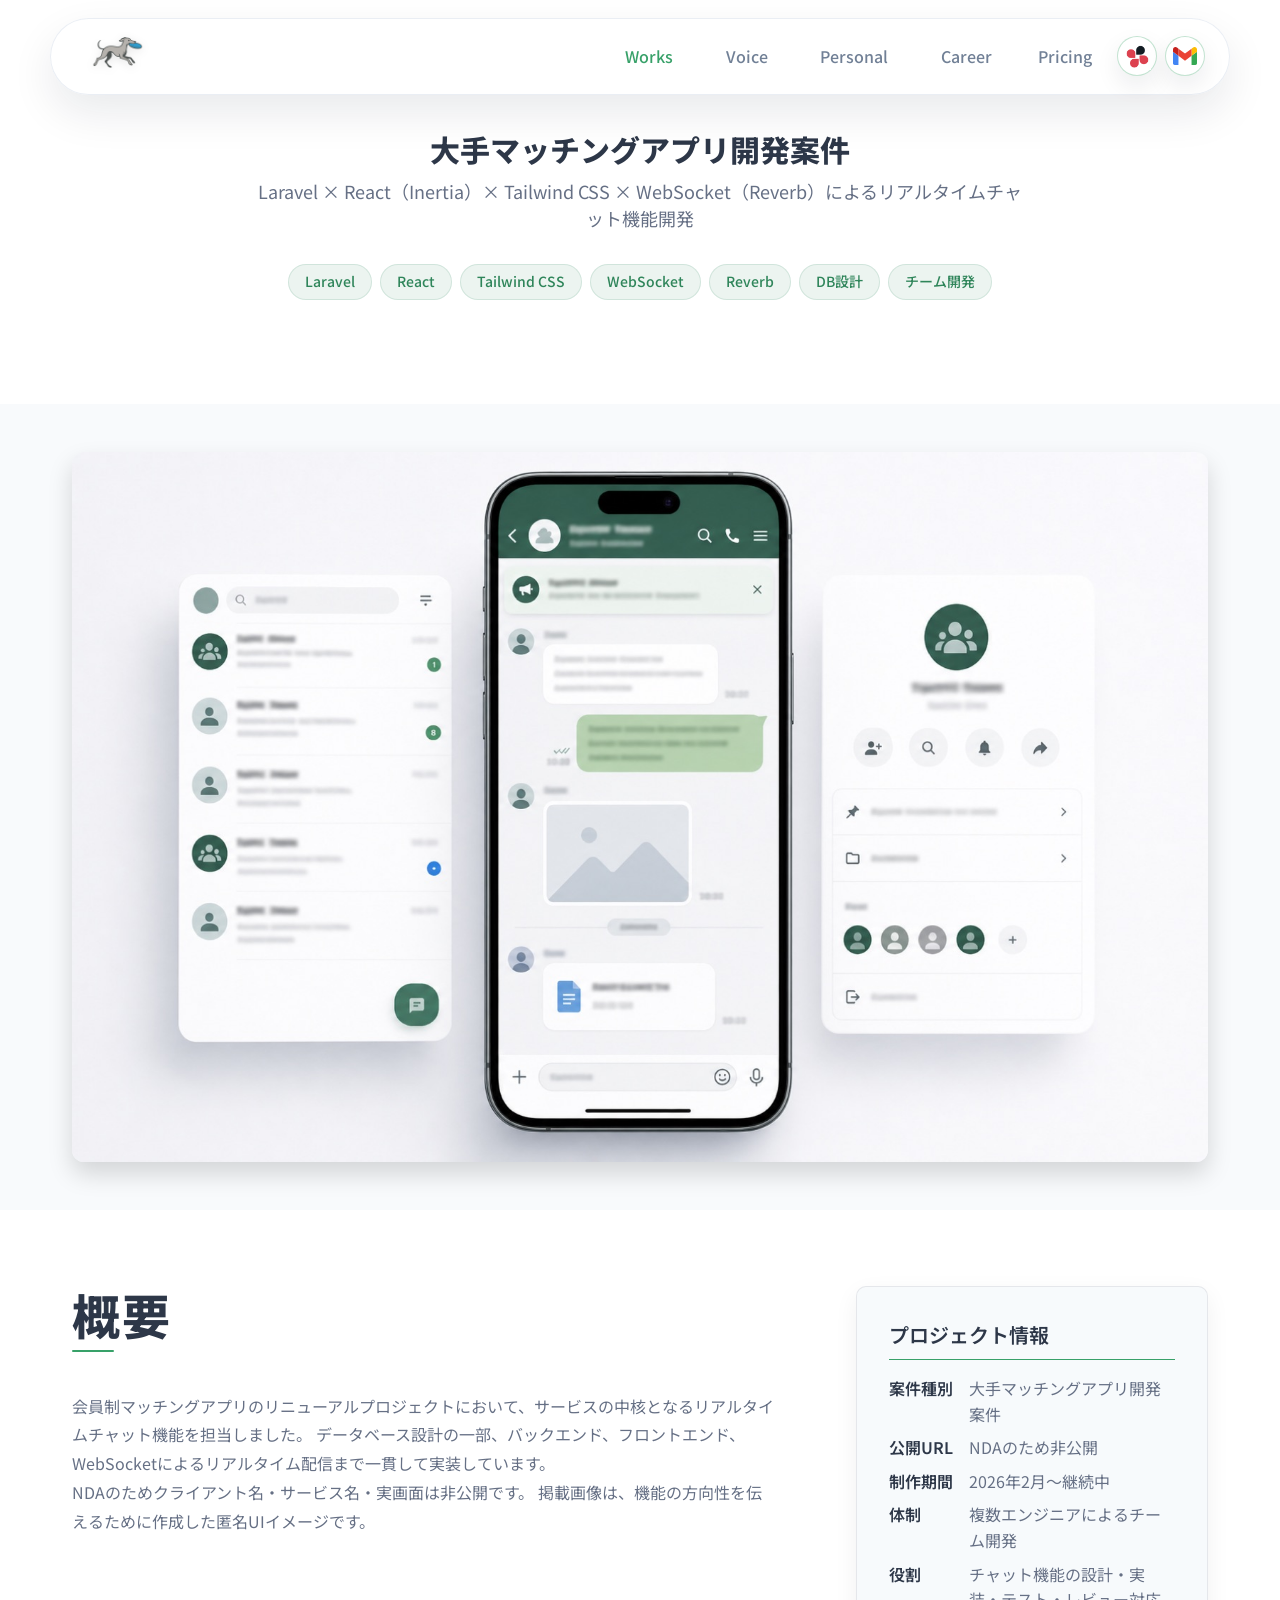
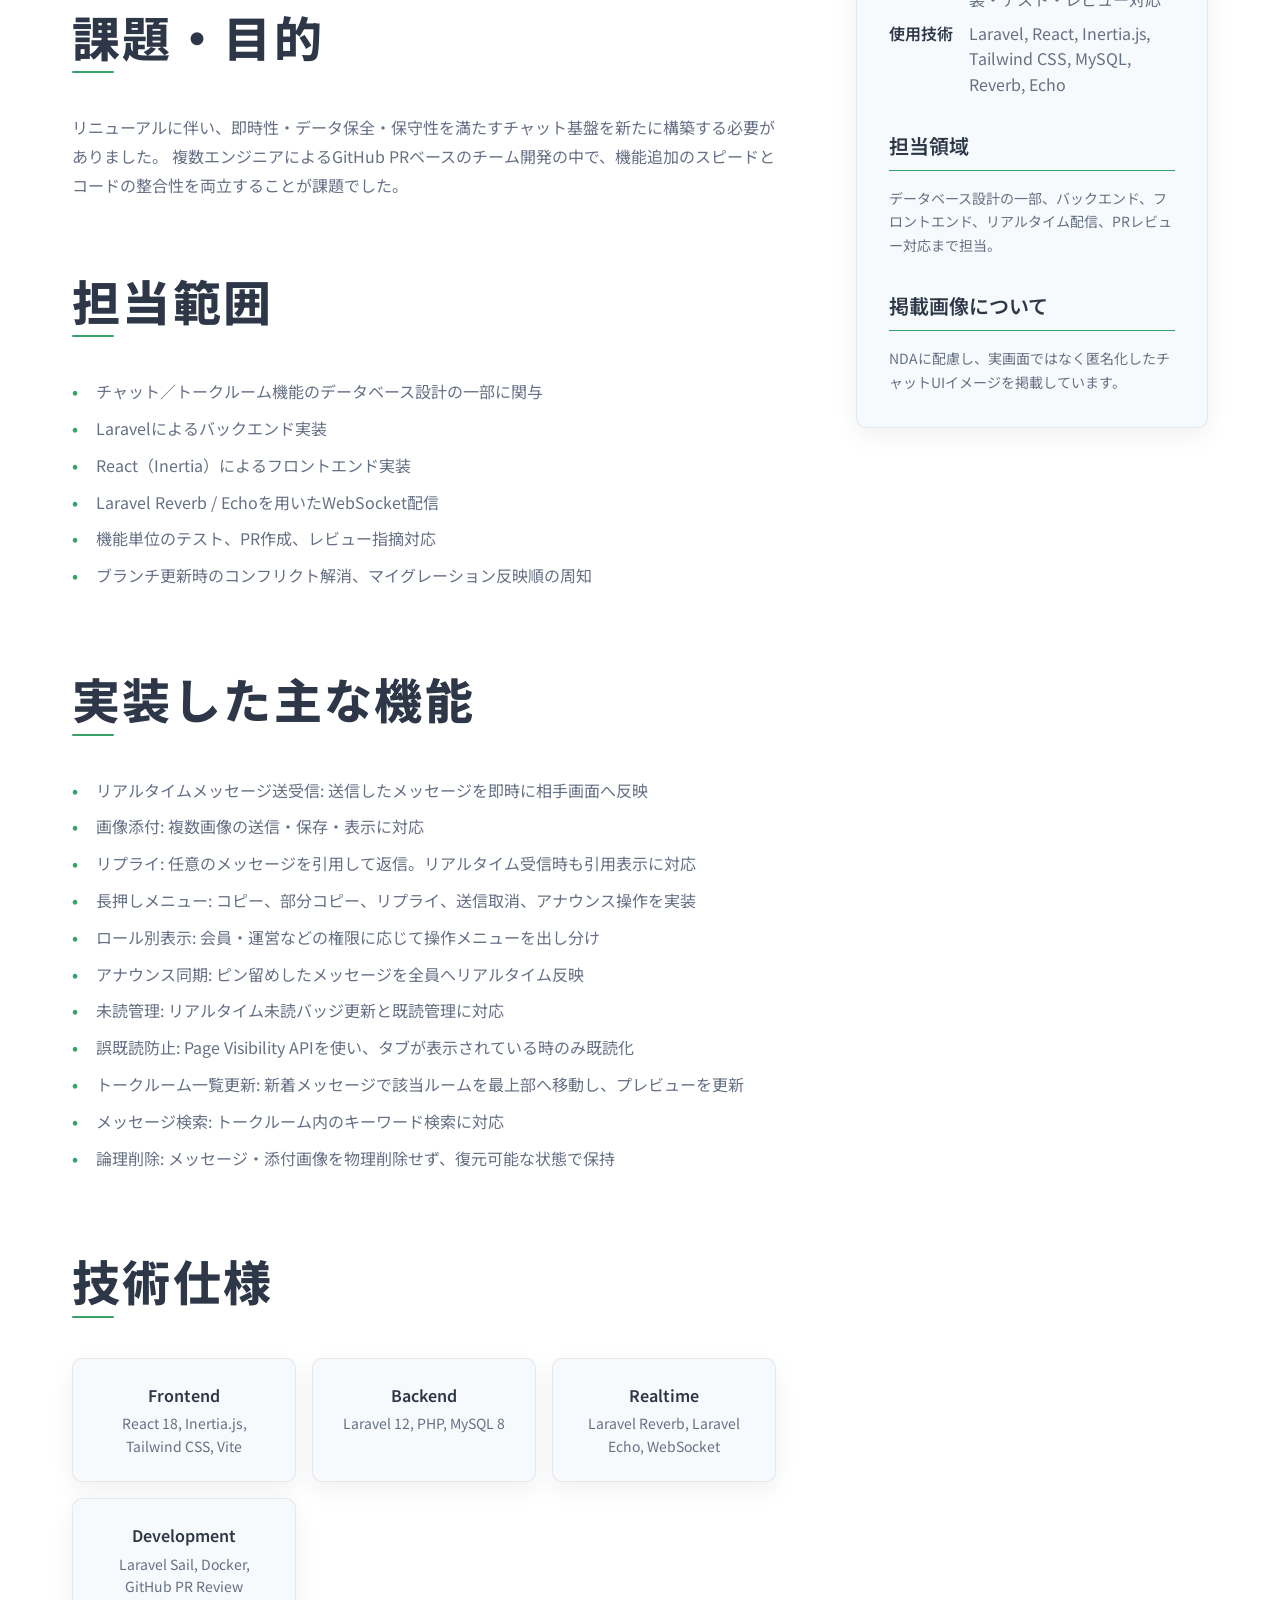
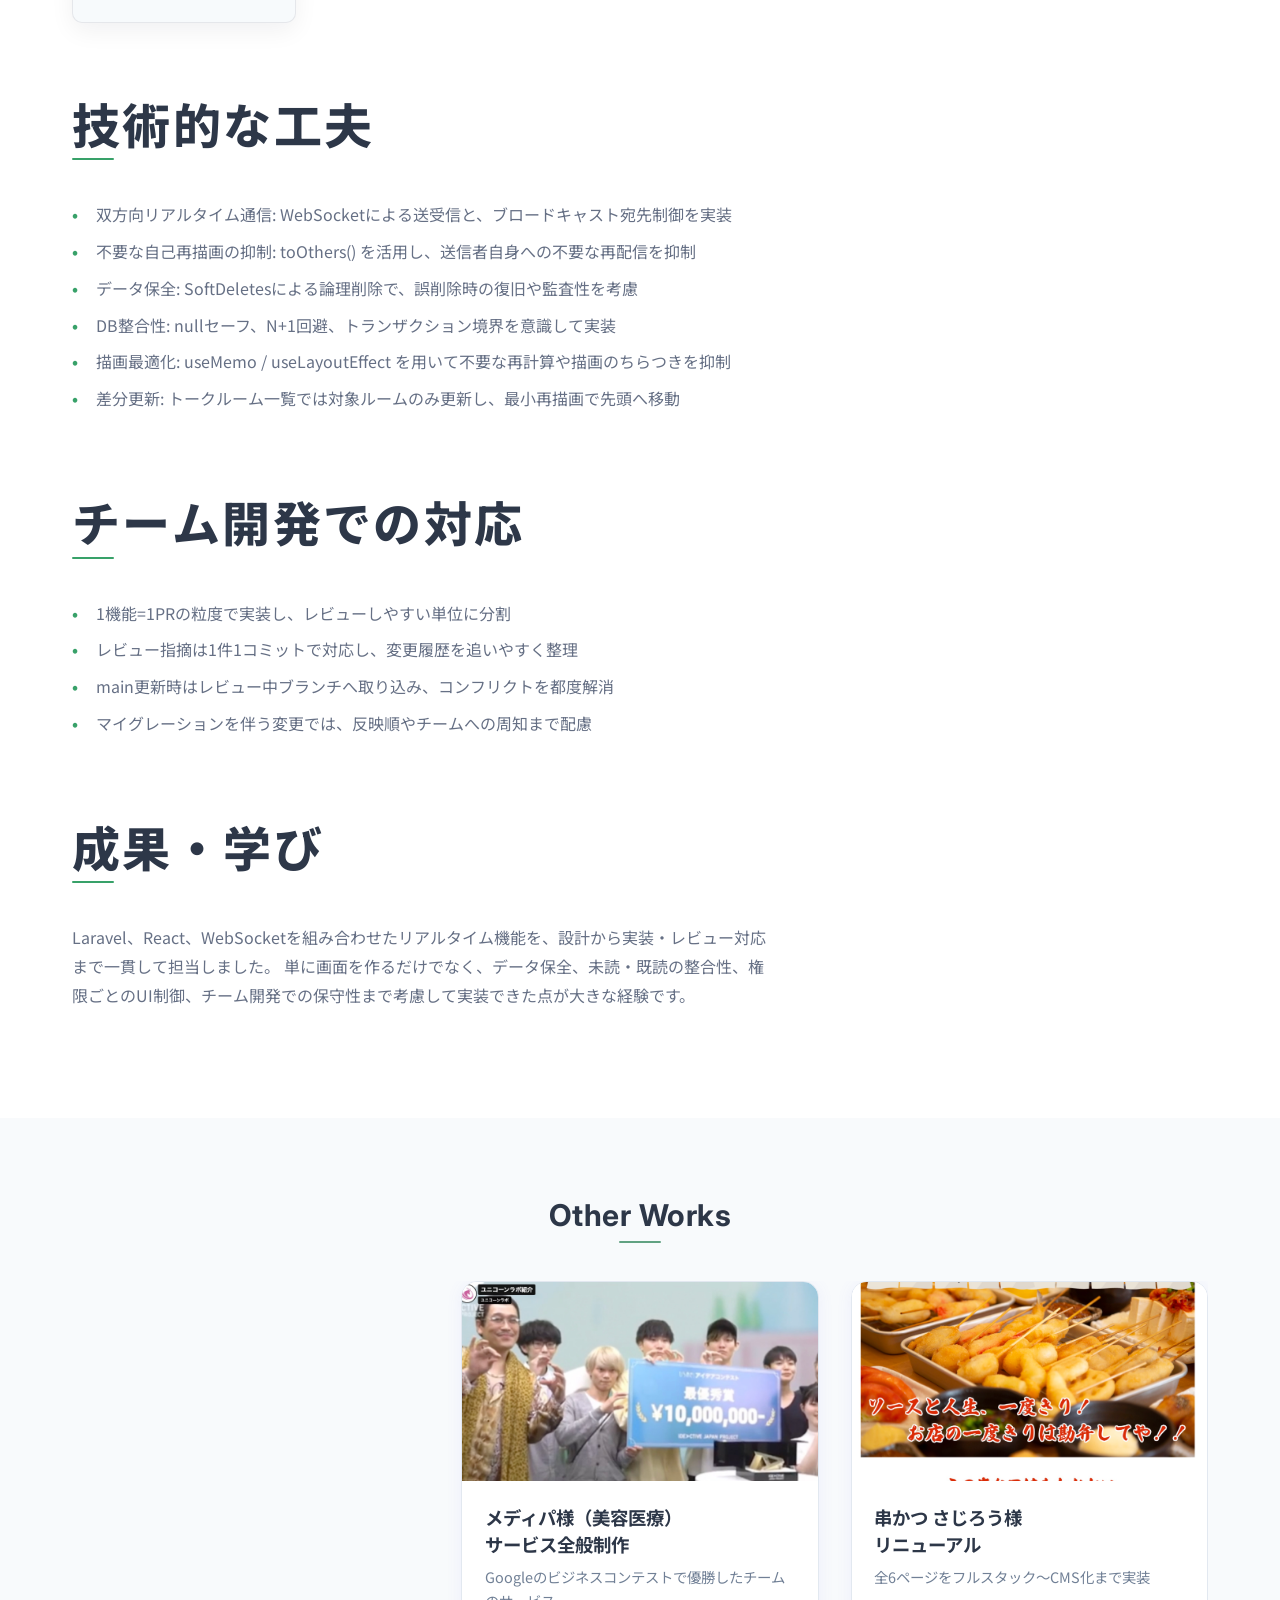
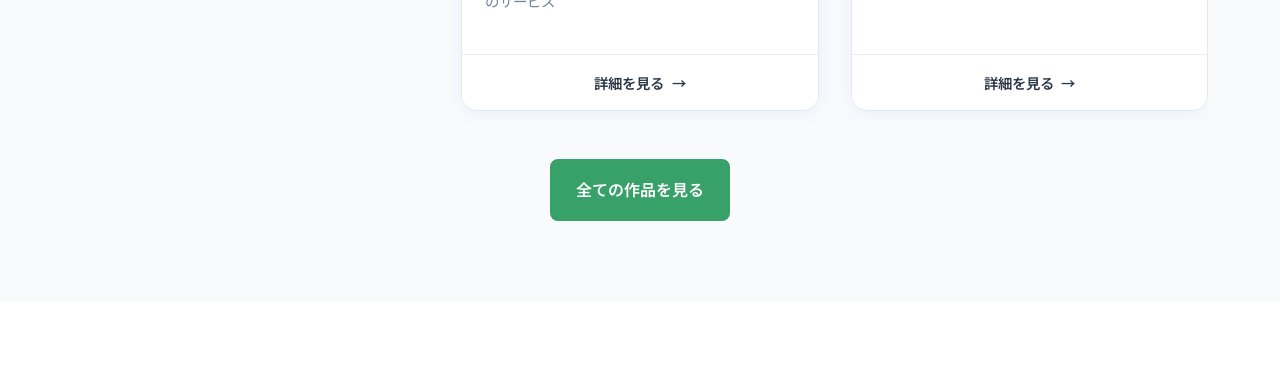
<file: work14.html>
<!DOCTYPE html>
<html lang="ja">
<head>
    <meta charset="UTF-8">
    <meta name="viewport" content="width=device-width, initial-scale=1.0">
    <title>大手マッチングアプリ開発案件 | 太田三一斗 Portfolio</title>
    <meta name="description" content="会員制マッチングアプリのリニューアルにおけるリアルタイムチャット機能開発の実績です。Laravel、React、Tailwind CSS、WebSocketを用いて実装。">
    
    <!-- Google tag (gtag.js) -->
    <script async src="https://www.googletagmanager.com/gtag/js?id=G-WNMP1BCECG"></script>
    <script>
      window.dataLayer = window.dataLayer || [];
      function gtag(){dataLayer.push(arguments);}
      gtag('js', new Date());
      gtag('config', 'G-WNMP1BCECG');
    </script>
    
    <!-- Google Fonts -->
    <link rel="preconnect" href="https://fonts.googleapis.com">
    <link rel="preconnect" href="https://fonts.gstatic.com" crossorigin>
    <link href="https://fonts.googleapis.com/css2?family=Inter:wght@300;400;500;600;700&family=Noto+Sans+JP:wght@300;400;500;600;700&display=swap" rel="stylesheet">
    
    <!-- CSS -->
    <link rel="stylesheet" href="css/reset/reset.css">
    <link rel="stylesheet" href="css/style.css">
    <link rel="stylesheet" href="css/work.css">
    <link rel="icon" href="images/icons8-calla-lily-64 (1).png" type="image/png">
</head>
<body>
    <!-- ヘッダーナビゲーション -->
    <header class="header">
        <nav class="nav-container">
            <div class="nav-brand">
                <a href="index.html" class="brand-link">
                    <img src="./images/headerlogo.png" alt="Mihito Oota" class="brand-logo">
                </a>
            </div>
            <ul class="nav-list">
                <li class="nav-item">
                    <a href="index.html#works" class="nav-link active">Works</a>
                </li>
                <li class="nav-item">
                    <a href="index.html#voice" class="nav-link">Voice</a>
                </li>
                <li class="nav-item">
                    <a href="index.html#personal" class="nav-link">Personal</a>
                </li>
                <li class="nav-item">
                    <a href="index.html#career" class="nav-link">Career</a>
                </li>
                <li class="nav-item">
                    <a href="index.html#pricing" class="nav-link">Pricing</a>
                </li>
            </ul>
            <div class="header-contact-actions" aria-label="連絡先">
                <button type="button" class="header-contact-icon header-chatwork copy-target" data-copy="1oneyidsbboz0" aria-label="Chatwork IDをコピー">
                    <img src="images/chatwork-header-icon.png" alt="" class="chatwork-logo-img">
                    <span class="copy-hint">Copied!</span>
                </button>
                <a href="mailto:claudemonet0505@gmail.com" class="header-contact-icon" aria-label="メールで連絡">
                    <img src="images/gmail.svg" alt="" class="mail-icon-img">
                </a>
            </div>
            <button class="nav-toggle" aria-label="メニューを開く">
                <span class="hamburger-line"></span>
                <span class="hamburger-line"></span>
                <span class="hamburger-line"></span>
            </button>
        </nav>
    </header>


    <!-- メインコンテンツ -->
    <main class="work-detail">
        <!-- プロジェクトヘッダー -->
        <section class="work-hero">
            <div class="container">
                <div class="work-hero-content">
                    <h1 class="work-title">大手マッチングアプリ開発案件</h1>
                    <p class="work-subtitle">Laravel × React（Inertia）× Tailwind CSS × WebSocket（Reverb）によるリアルタイムチャット機能開発</p>
                    <div class="work-meta">
                        <div class="work-tags">
                            <span class="tag">Laravel</span>
                            <span class="tag">React</span>
                            <span class="tag">Tailwind CSS</span>
                            <span class="tag">WebSocket</span>
                            <span class="tag">Reverb</span>
                            <span class="tag">DB設計</span>
                            <span class="tag">チーム開発</span>
                        </div>
                    </div>
                </div>
            </div>
        </section>

        <!-- プロジェクト画像 -->
        <section class="work-image-section">
            <div class="container">
                <div class="work-image-container">
                    <img src="./images/chat-app-nda.jpg" alt="会員制マッチングアプリの匿名チャットUIイメージ" class="work-main-image">
                </div>
            </div>
        </section>

        <!-- プロジェクト詳細 -->
        <section class="work-content">
            <div class="container">
                <div class="work-content-grid">
                    <!-- メインコンテンツ -->
                    <div class="work-main-content">
                        <div class="content-section">
                            <h2 class="content-title">概要</h2>
                            <p class="content-text">
                                会員制マッチングアプリのリニューアルプロジェクトにおいて、サービスの中核となるリアルタイムチャット機能を担当しました。
                                データベース設計の一部、バックエンド、フロントエンド、WebSocketによるリアルタイム配信まで一貫して実装しています。
                            </p>
                            <p class="content-text">
                                NDAのためクライアント名・サービス名・実画面は非公開です。
                                掲載画像は、機能の方向性を伝えるために作成した匿名UIイメージです。
                            </p>
                        </div>

                        <div class="content-section">
                            <h2 class="content-title">課題・目的</h2>
                            <p class="content-text">
                                リニューアルに伴い、即時性・データ保全・保守性を満たすチャット基盤を新たに構築する必要がありました。
                                複数エンジニアによるGitHub PRベースのチーム開発の中で、機能追加のスピードとコードの整合性を両立することが課題でした。
                            </p>
                        </div>

                        <div class="content-section">
                            <h2 class="content-title">担当範囲</h2>
                            <ul class="content-list">
                                <li>チャット／トークルーム機能のデータベース設計の一部に関与</li>
                                <li>Laravelによるバックエンド実装</li>
                                <li>React（Inertia）によるフロントエンド実装</li>
                                <li>Laravel Reverb / Echoを用いたWebSocket配信</li>
                                <li>機能単位のテスト、PR作成、レビュー指摘対応</li>
                                <li>ブランチ更新時のコンフリクト解消、マイグレーション反映順の周知</li>
                            </ul>
                        </div>

                        <div class="content-section">
                            <h2 class="content-title">実装した主な機能</h2>
                            <ul class="content-list">
                                <li><strong>リアルタイムメッセージ送受信:</strong> 送信したメッセージを即時に相手画面へ反映</li>
                                <li><strong>画像添付:</strong> 複数画像の送信・保存・表示に対応</li>
                                <li><strong>リプライ:</strong> 任意のメッセージを引用して返信。リアルタイム受信時も引用表示に対応</li>
                                <li><strong>長押しメニュー:</strong> コピー、部分コピー、リプライ、送信取消、アナウンス操作を実装</li>
                                <li><strong>ロール別表示:</strong> 会員・運営などの権限に応じて操作メニューを出し分け</li>
                                <li><strong>アナウンス同期:</strong> ピン留めしたメッセージを全員へリアルタイム反映</li>
                                <li><strong>未読管理:</strong> リアルタイム未読バッジ更新と既読管理に対応</li>
                                <li><strong>誤既読防止:</strong> Page Visibility APIを使い、タブが表示されている時のみ既読化</li>
                                <li><strong>トークルーム一覧更新:</strong> 新着メッセージで該当ルームを最上部へ移動し、プレビューを更新</li>
                                <li><strong>メッセージ検索:</strong> トークルーム内のキーワード検索に対応</li>
                                <li><strong>論理削除:</strong> メッセージ・添付画像を物理削除せず、復元可能な状態で保持</li>
                            </ul>
                        </div>

                        <div class="content-section">
                            <h2 class="content-title">技術仕様</h2>
                            <div class="tech-grid">
                                <div class="tech-item">
                                    <h3 class="tech-category">Frontend</h3>
                                    <p class="tech-detail">React 18, Inertia.js, Tailwind CSS, Vite</p>
                                </div>
                                <div class="tech-item">
                                    <h3 class="tech-category">Backend</h3>
                                    <p class="tech-detail">Laravel 12, PHP, MySQL 8</p>
                                </div>
                                <div class="tech-item">
                                    <h3 class="tech-category">Realtime</h3>
                                    <p class="tech-detail">Laravel Reverb, Laravel Echo, WebSocket</p>
                                </div>
                                <div class="tech-item">
                                    <h3 class="tech-category">Development</h3>
                                    <p class="tech-detail">Laravel Sail, Docker, GitHub PR Review</p>
                                </div>
                            </div>
                        </div>

                        <div class="content-section">
                            <h2 class="content-title">技術的な工夫</h2>
                            <ul class="content-list">
                                <li><strong>双方向リアルタイム通信:</strong> WebSocketによる送受信と、ブロードキャスト宛先制御を実装</li>
                                <li><strong>不要な自己再描画の抑制:</strong> <code>toOthers()</code> を活用し、送信者自身への不要な再配信を抑制</li>
                                <li><strong>データ保全:</strong> SoftDeletesによる論理削除で、誤削除時の復旧や監査性を考慮</li>
                                <li><strong>DB整合性:</strong> nullセーフ、N+1回避、トランザクション境界を意識して実装</li>
                                <li><strong>描画最適化:</strong> <code>useMemo</code> / <code>useLayoutEffect</code> を用いて不要な再計算や描画のちらつきを抑制</li>
                                <li><strong>差分更新:</strong> トークルーム一覧では対象ルームのみ更新し、最小再描画で先頭へ移動</li>
                            </ul>
                        </div>

                        <div class="content-section">
                            <h2 class="content-title">チーム開発での対応</h2>
                            <ul class="content-list">
                                <li>1機能=1PRの粒度で実装し、レビューしやすい単位に分割</li>
                                <li>レビュー指摘は1件1コミットで対応し、変更履歴を追いやすく整理</li>
                                <li>main更新時はレビュー中ブランチへ取り込み、コンフリクトを都度解消</li>
                                <li>マイグレーションを伴う変更では、反映順やチームへの周知まで配慮</li>
                            </ul>
                        </div>

                        <div class="content-section">
                            <h2 class="content-title">成果・学び</h2>
                            <p class="content-text">
                                Laravel、React、WebSocketを組み合わせたリアルタイム機能を、設計から実装・レビュー対応まで一貫して担当しました。
                                単に画面を作るだけでなく、データ保全、未読・既読の整合性、権限ごとのUI制御、チーム開発での保守性まで考慮して実装できた点が大きな経験です。
                            </p>
                        </div>
                    </div>

                    <!-- サイドバー -->
                    <aside class="work-sidebar">
                        <div class="sidebar-section">
                            <h3 class="sidebar-title">プロジェクト情報</h3>
                            <dl class="project-details">
                                <dt>案件種別</dt>
                                <dd>大手マッチングアプリ開発案件</dd>
                                
                                <dt>公開URL</dt>
                                <dd>NDAのため非公開</dd>
                                
                                <dt>制作期間</dt>
                                <dd>2026年2月〜継続中</dd>
                                
                                <dt>体制</dt>
                                <dd>複数エンジニアによるチーム開発</dd>
                                
                                <dt>役割</dt>
                                <dd>チャット機能の設計・実装・テスト・レビュー対応</dd>
                                
                                <dt>使用技術</dt>
                                <dd>Laravel, React, Inertia.js, Tailwind CSS, MySQL, Reverb, Echo</dd>
                            </dl>
                        </div>

                        <div class="sidebar-section">
                            <h3 class="sidebar-title">担当領域</h3>
                            <p class="sidebar-text">
                                データベース設計の一部、バックエンド、フロントエンド、リアルタイム配信、PRレビュー対応まで担当。
                            </p>
                        </div>

                        <div class="sidebar-section">
                            <h3 class="sidebar-title">掲載画像について</h3>
                            <p class="sidebar-text">
                                NDAに配慮し、実画面ではなく匿名化したチャットUIイメージを掲載しています。
                            </p>
                        </div>
                    </aside>
                </div>
            </div>
        </section>

        <!-- 他の作品（JavaScriptで自動生成） -->
        <section class="related-works">
            <div class="container">
                <h2 class="section-title">Other Works</h2>
                <div class="slider-container">
                    <div class="related-works-grid">
                        <!-- JavaScriptで自動生成されます -->
                    </div>
                </div>
                <div class="back-to-works">
                    <a href="index.html#works" class="btn btn-primary">全ての作品を見る</a>
                </div>
            </div>
        </section>
    </main>

    <!-- フッター -->
    <script src="js/script.js"></script>
</body>
</html>
</file>
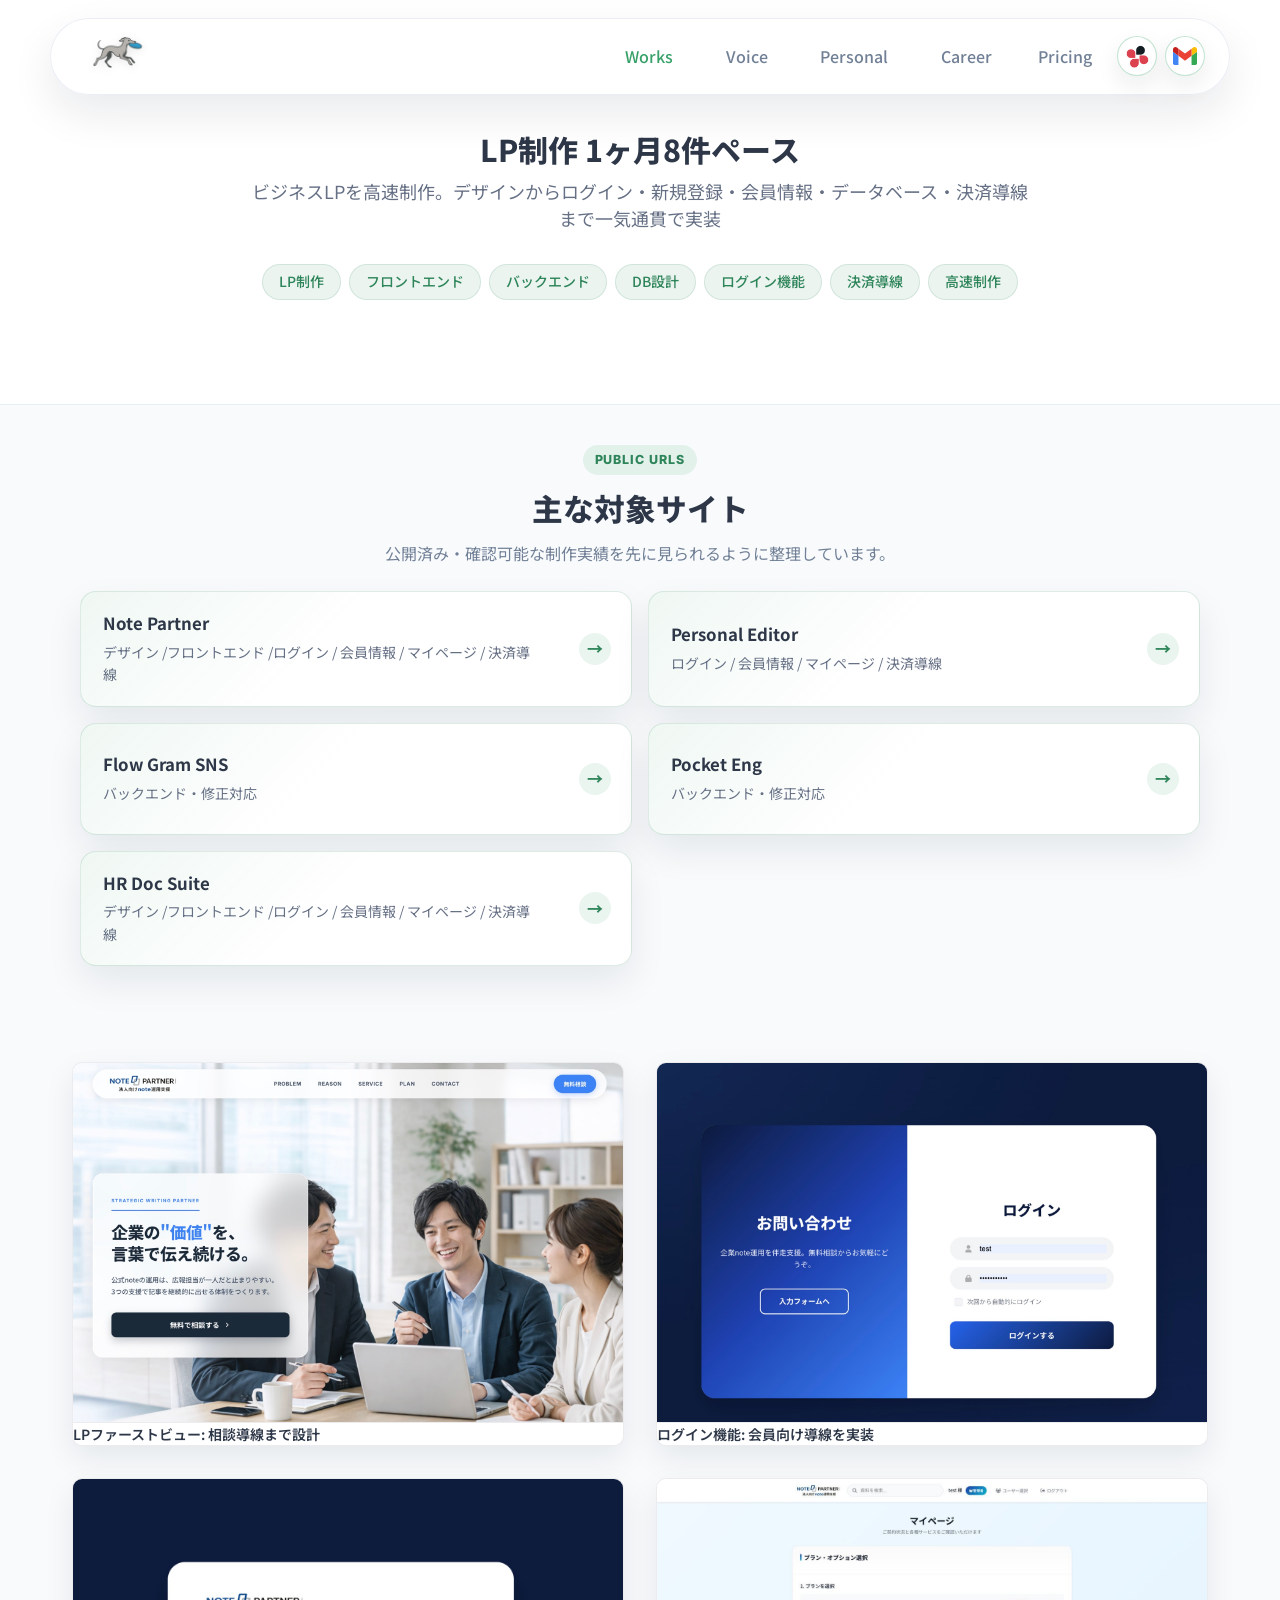
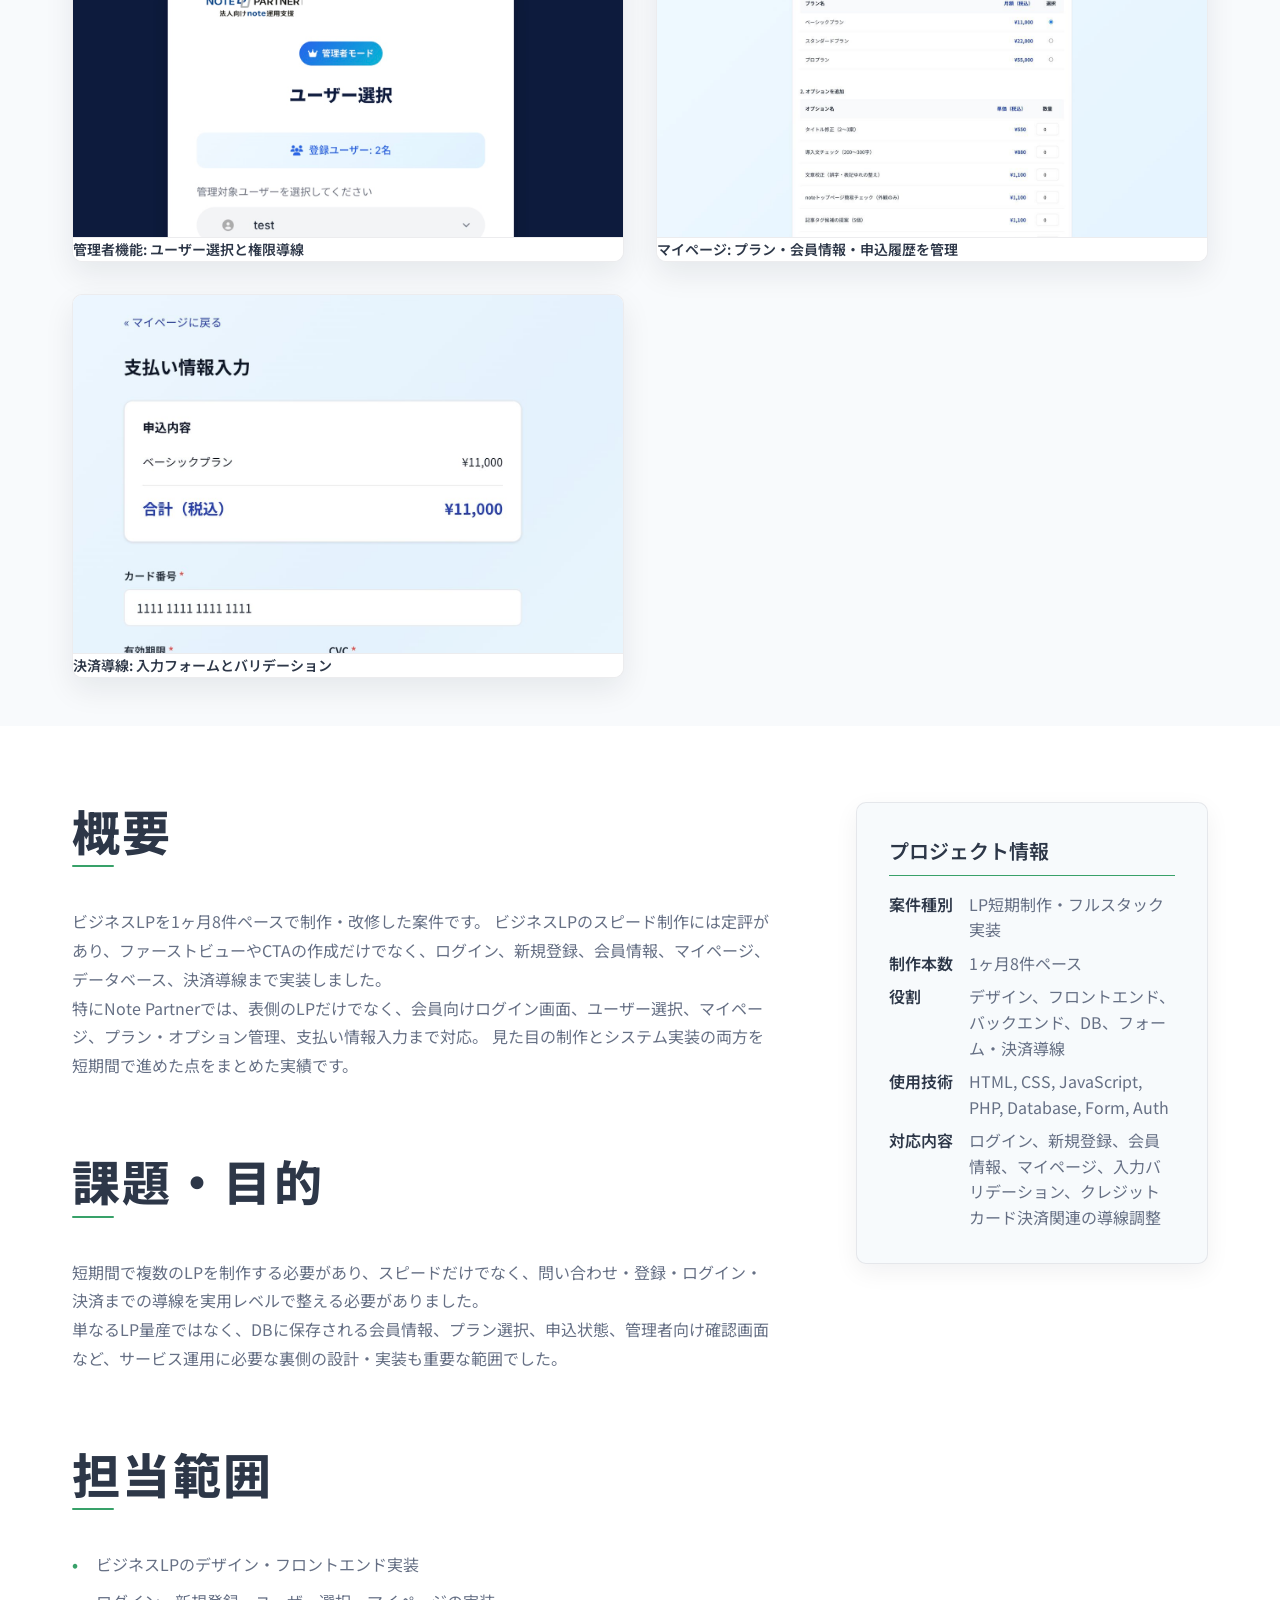
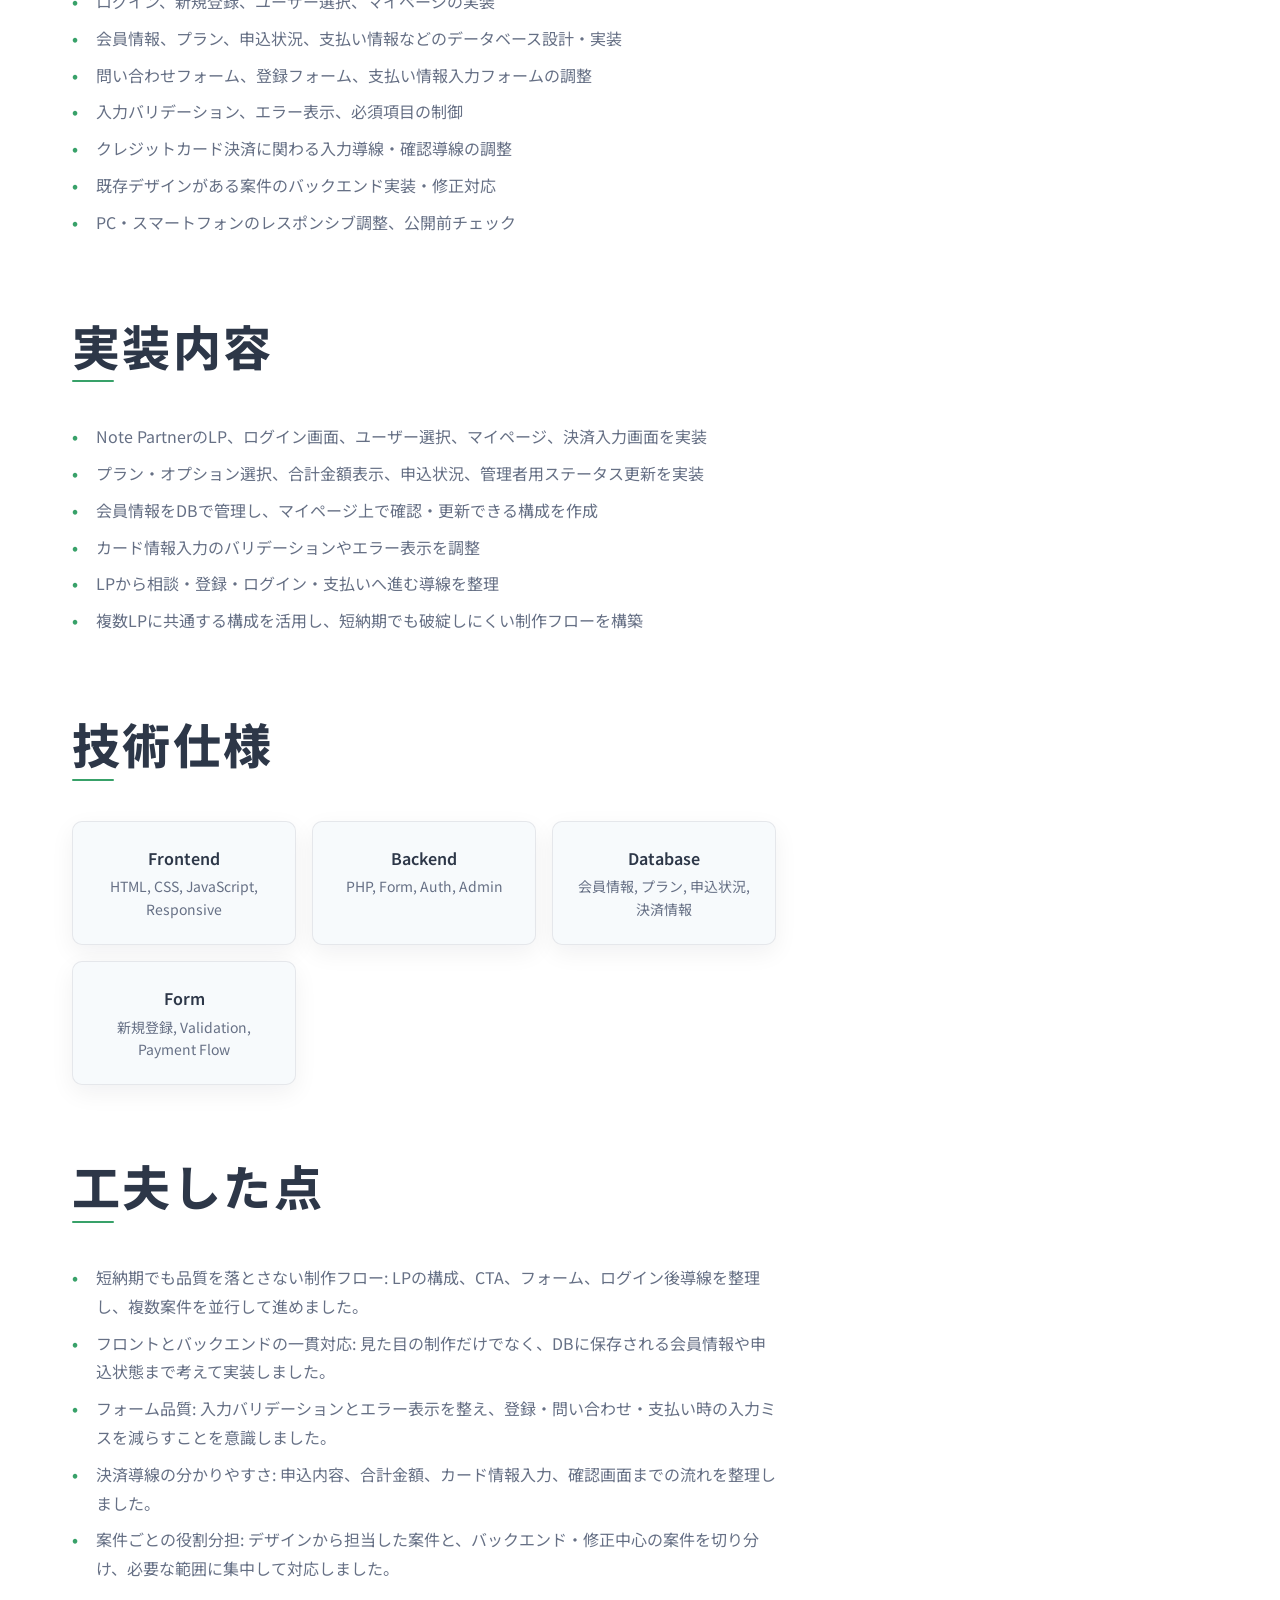
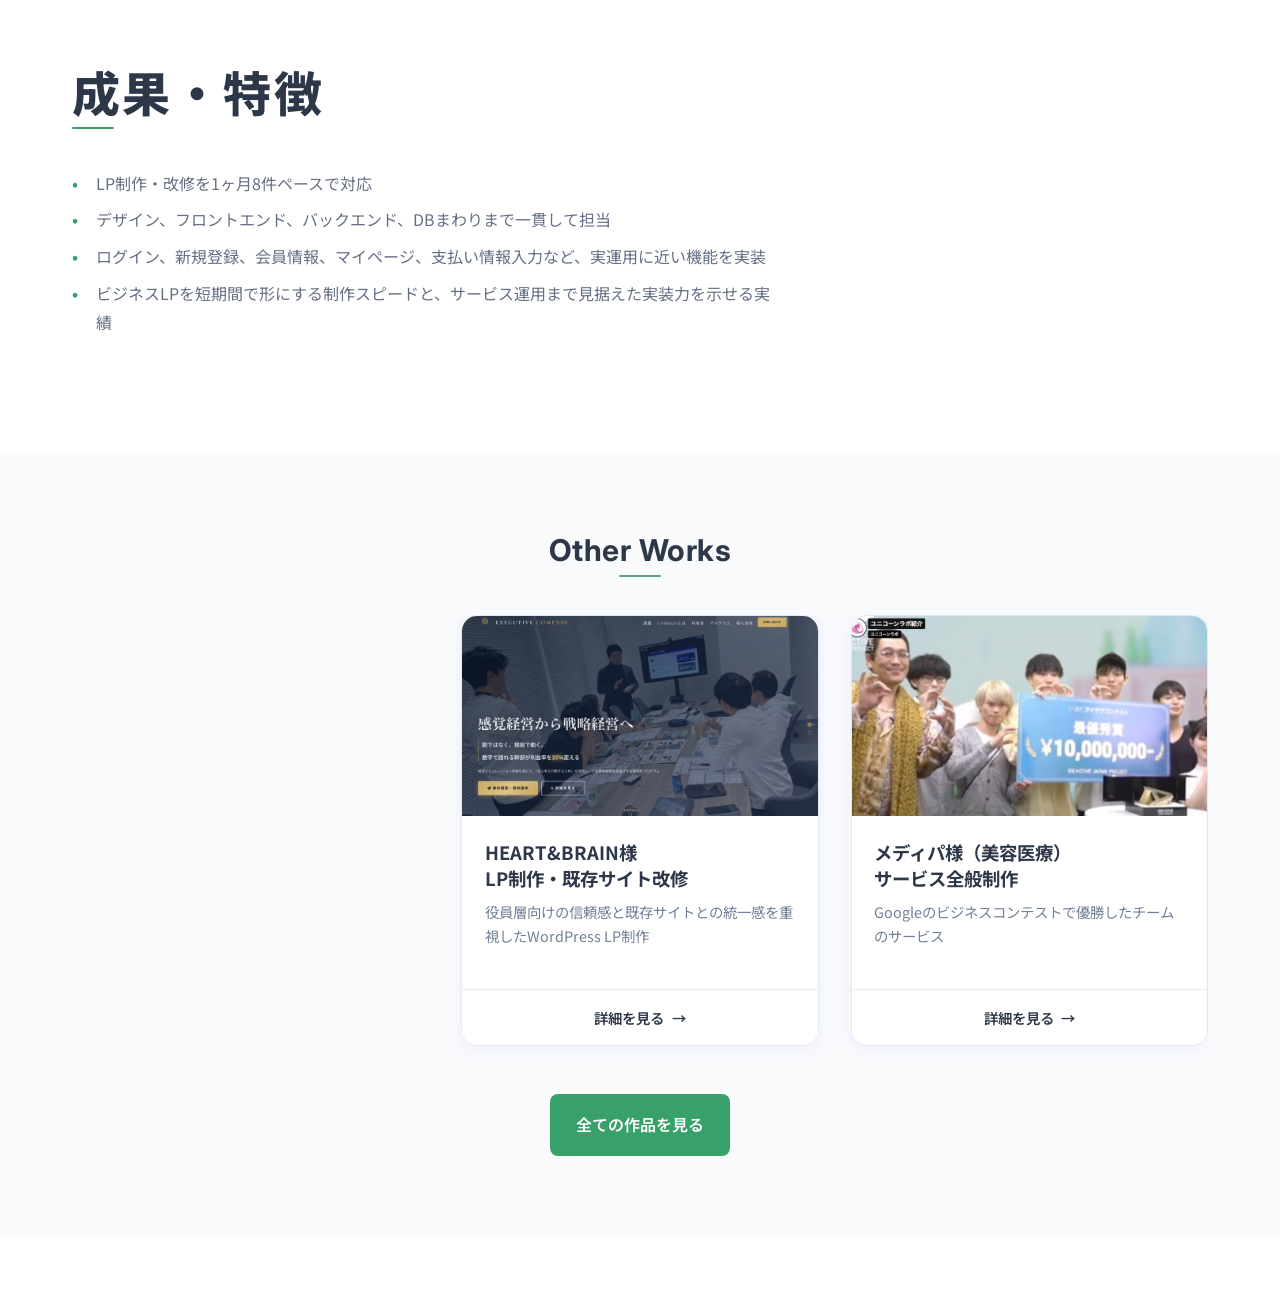
<file: work15.html>
<!DOCTYPE html>
<html lang="ja">
<head>
    <meta charset="UTF-8">
    <meta name="viewport" content="width=device-width, initial-scale=1.0">
    <title>LP制作 1ヶ月8件ペース・フルスタック実装 | 太田三一斗 Portfolio</title>
    <meta name="description" content="ビジネスLPを1ヶ月8件ペースで制作・改修した実績です。デザイン、フロントエンド、バックエンド、ログイン、新規登録、会員情報、データベース、決済導線まで対応。">
    
    <!-- Google tag (gtag.js) -->
    <script async src="https://www.googletagmanager.com/gtag/js?id=G-WNMP1BCECG"></script>
    <script>
      window.dataLayer = window.dataLayer || [];
      function gtag(){dataLayer.push(arguments);}
      gtag('js', new Date());
      gtag('config', 'G-WNMP1BCECG');
    </script>
    
    <!-- Google Fonts -->
    <link rel="preconnect" href="https://fonts.googleapis.com">
    <link rel="preconnect" href="https://fonts.gstatic.com" crossorigin>
    <link href="https://fonts.googleapis.com/css2?family=Inter:wght@300;400;500;600;700&family=Noto+Sans+JP:wght@300;400;500;600;700&display=swap" rel="stylesheet">
    
    <!-- CSS -->
    <link rel="stylesheet" href="css/reset/reset.css">
    <link rel="stylesheet" href="css/style.css">
    <link rel="stylesheet" href="css/work.css">
    <link rel="icon" href="images/icons8-calla-lily-64 (1).png" type="image/png">
</head>
<body>
    <!-- ヘッダーナビゲーション -->
    <header class="header">
        <nav class="nav-container">
            <div class="nav-brand">
                <a href="index.html" class="brand-link">
                    <img src="./images/headerlogo.png" alt="Mihito Oota" class="brand-logo">
                </a>
            </div>
            <ul class="nav-list">
                <li class="nav-item">
                    <a href="index.html#works" class="nav-link active">Works</a>
                </li>
                <li class="nav-item">
                    <a href="index.html#voice" class="nav-link">Voice</a>
                </li>
                <li class="nav-item">
                    <a href="index.html#personal" class="nav-link">Personal</a>
                </li>
                <li class="nav-item">
                    <a href="index.html#career" class="nav-link">Career</a>
                </li>
                <li class="nav-item">
                    <a href="index.html#pricing" class="nav-link">Pricing</a>
                </li>
            </ul>
            <div class="header-contact-actions" aria-label="連絡先">
                <button type="button" class="header-contact-icon header-chatwork copy-target" data-copy="1oneyidsbboz0" aria-label="Chatwork IDをコピー">
                    <img src="images/chatwork-header-icon.png" alt="" class="chatwork-logo-img">
                    <span class="copy-hint">Copied!</span>
                </button>
                <a href="mailto:claudemonet0505@gmail.com" class="header-contact-icon" aria-label="メールで連絡">
                    <img src="images/gmail.svg" alt="" class="mail-icon-img">
                </a>
            </div>
            <button class="nav-toggle" aria-label="メニューを開く">
                <span class="hamburger-line"></span>
                <span class="hamburger-line"></span>
                <span class="hamburger-line"></span>
            </button>
        </nav>
    </header>


    <!-- メインコンテンツ -->
    <main class="work-detail">
        <!-- プロジェクトヘッダー -->
        <section class="work-hero">
            <div class="container">
                <div class="work-hero-content">
                    <h1 class="work-title">LP制作 1ヶ月8件ペース</h1>
                    <p class="work-subtitle">ビジネスLPを高速制作。デザインからログイン・新規登録・会員情報・データベース・決済導線まで一気通貫で実装</p>
                    <div class="work-meta">
                        <div class="work-tags">
                            <span class="tag">LP制作</span>
                            <span class="tag">フロントエンド</span>
                            <span class="tag">バックエンド</span>
                            <span class="tag">DB設計</span>
                            <span class="tag">ログイン機能</span>
                            <span class="tag">決済導線</span>
                            <span class="tag">高速制作</span>
                        </div>
                    </div>
                </div>
            </div>
        </section>

        <!-- 主な対象サイト -->
        <section class="work-target-sites">
            <div class="container">
                <div class="target-sites-header">
                    <span class="target-sites-label">Public URLs</span>
                    <h2 class="target-sites-title">主な対象サイト</h2>
                    <p class="target-sites-lead">公開済み・確認可能な制作実績を先に見られるように整理しています。</p>
                </div>
                <div class="site-link-grid site-link-grid-featured">
                    <a href="https://note-partner.com/" class="site-link-card" target="_blank" rel="noopener">
                        <span>Note Partner</span>
                        <small>デザイン /フロントエンド /ログイン / 会員情報 / マイページ / 決済導線</small>
                    </a>
                    <a href="https://personaleditor-info.com/" class="site-link-card" target="_blank" rel="noopener">
                        <span>Personal Editor</span>
                        <small>ログイン / 会員情報 / マイページ / 決済導線</small>
                    </a>
                    <a href="https://flow-gram-sns.com/" class="site-link-card" target="_blank" rel="noopener">
                        <span>Flow Gram SNS</span>
                        <small>バックエンド・修正対応</small>
                    </a>
                    <a href="https://pocket-eng.com/" class="site-link-card" target="_blank" rel="noopener">
                        <span>Pocket Eng</span>
                        <small>バックエンド・修正対応</small>
                    </a>
                    <a href="https://hr-doc-suite.com/" class="site-link-card" target="_blank" rel="noopener">
                        <span>HR Doc Suite</span>
                        <small>デザイン /フロントエンド /ログイン / 会員情報 / マイページ / 決済導線</small>
                    </a>
                </div>
            </div>
        </section>

        <!-- プロジェクト画像 -->
        <section class="work-image-section">
            <div class="container">
                <div class="work-image-grid lp-showcase-grid">
                    <figure class="case-image-card">
                        <img src="./images/lp-note-hero.jpg" alt="Note Partner LPのファーストビュー" class="work-main-image">
                        <figcaption class="case-image-caption">LPファーストビュー: 相談導線まで設計</figcaption>
                    </figure>
                    <figure class="case-image-card">
                        <img src="./images/lp-note-login-screen.jpg" alt="Note Partner ログイン画面" class="work-main-image">
                        <figcaption class="case-image-caption">ログイン機能: 会員向け導線を実装</figcaption>
                    </figure>
                    <figure class="case-image-card">
                        <img src="./images/lp-note-user-select-screen.jpg" alt="Note Partner ユーザー選択画面" class="work-main-image">
                        <figcaption class="case-image-caption">管理者機能: ユーザー選択と権限導線</figcaption>
                    </figure>
                    <figure class="case-image-card">
                        <img src="./images/lp-note-mypage.jpg" alt="Note Partner マイページ画面" class="work-main-image">
                        <figcaption class="case-image-caption">マイページ: プラン・会員情報・申込履歴を管理</figcaption>
                    </figure>
                    <figure class="case-image-card">
                        <img src="./images/lp-note-payment-validation.jpg" alt="Note Partner 支払い情報入力とバリデーション" class="work-main-image">
                        <figcaption class="case-image-caption">決済導線: 入力フォームとバリデーション</figcaption>
                    </figure>
                </div>
            </div>
        </section>

        <!-- プロジェクト詳細 -->
        <section class="work-content">
            <div class="container">
                <div class="work-content-grid">
                    <!-- メインコンテンツ -->
                    <div class="work-main-content">
                        <div class="content-section">
                            <h2 class="content-title">概要</h2>
                            <p class="content-text">
                                ビジネスLPを1ヶ月8件ペースで制作・改修した案件です。
                                ビジネスLPのスピード制作には定評があり、ファーストビューやCTAの作成だけでなく、ログイン、新規登録、会員情報、マイページ、データベース、決済導線まで実装しました。
                            </p>
                            <p class="content-text">
                                特にNote Partnerでは、表側のLPだけでなく、会員向けログイン画面、ユーザー選択、マイページ、プラン・オプション管理、支払い情報入力まで対応。
                                見た目の制作とシステム実装の両方を短期間で進めた点をまとめた実績です。
                            </p>
                        </div>

                        <div class="content-section">
                            <h2 class="content-title">課題・目的</h2>
                            <p class="content-text">
                                短期間で複数のLPを制作する必要があり、スピードだけでなく、問い合わせ・登録・ログイン・決済までの導線を実用レベルで整える必要がありました。
                            </p>
                            <p class="content-text">
                                単なるLP量産ではなく、DBに保存される会員情報、プラン選択、申込状態、管理者向け確認画面など、サービス運用に必要な裏側の設計・実装も重要な範囲でした。
                            </p>
                        </div>

                        <div class="content-section">
                            <h2 class="content-title">担当範囲</h2>
                            <ul class="content-list">
                                <li>ビジネスLPのデザイン・フロントエンド実装</li>
                                <li>ログイン、新規登録、ユーザー選択、マイページの実装</li>
                                <li>会員情報、プラン、申込状況、支払い情報などのデータベース設計・実装</li>
                                <li>問い合わせフォーム、登録フォーム、支払い情報入力フォームの調整</li>
                                <li>入力バリデーション、エラー表示、必須項目の制御</li>
                                <li>クレジットカード決済に関わる入力導線・確認導線の調整</li>
                                <li>既存デザインがある案件のバックエンド実装・修正対応</li>
                                <li>PC・スマートフォンのレスポンシブ調整、公開前チェック</li>
                            </ul>
                        </div>

                        <div class="content-section">
                            <h2 class="content-title">実装内容</h2>
                            <ul class="content-list">
                                <li>Note PartnerのLP、ログイン画面、ユーザー選択、マイページ、決済入力画面を実装</li>
                                <li>プラン・オプション選択、合計金額表示、申込状況、管理者用ステータス更新を実装</li>
                                <li>会員情報をDBで管理し、マイページ上で確認・更新できる構成を作成</li>
                                <li>カード情報入力のバリデーションやエラー表示を調整</li>
                                <li>LPから相談・登録・ログイン・支払いへ進む導線を整理</li>
                                <li>複数LPに共通する構成を活用し、短納期でも破綻しにくい制作フローを構築</li>
                            </ul>
                        </div>

                        <div class="content-section">
                            <h2 class="content-title">技術仕様</h2>
                            <div class="tech-grid">
                                <div class="tech-item">
                                    <h3 class="tech-category">Frontend</h3>
                                    <p class="tech-detail">HTML, CSS, JavaScript, Responsive</p>
                                </div>
                                <div class="tech-item">
                                    <h3 class="tech-category">Backend</h3>
                                    <p class="tech-detail">PHP, Form, Auth, Admin</p>
                                </div>
                                <div class="tech-item">
                                    <h3 class="tech-category">Database</h3>
                                    <p class="tech-detail">会員情報, プラン, 申込状況, 決済情報</p>
                                </div>
                                <div class="tech-item">
                                    <h3 class="tech-category">Form</h3>
                                    <p class="tech-detail">新規登録, Validation, Payment Flow</p>
                                </div>
                            </div>
                        </div>

                        <div class="content-section">
                            <h2 class="content-title">工夫した点</h2>
                            <ul class="content-list">
                                <li><strong>短納期でも品質を落とさない制作フロー:</strong> LPの構成、CTA、フォーム、ログイン後導線を整理し、複数案件を並行して進めました。</li>
                                <li><strong>フロントとバックエンドの一貫対応:</strong> 見た目の制作だけでなく、DBに保存される会員情報や申込状態まで考えて実装しました。</li>
                                <li><strong>フォーム品質:</strong> 入力バリデーションとエラー表示を整え、登録・問い合わせ・支払い時の入力ミスを減らすことを意識しました。</li>
                                <li><strong>決済導線の分かりやすさ:</strong> 申込内容、合計金額、カード情報入力、確認画面までの流れを整理しました。</li>
                                <li><strong>案件ごとの役割分担:</strong> デザインから担当した案件と、バックエンド・修正中心の案件を切り分け、必要な範囲に集中して対応しました。</li>
                            </ul>
                        </div>

                        <div class="content-section">
                            <h2 class="content-title">成果・特徴</h2>
                            <ul class="content-list">
                                <li>LP制作・改修を1ヶ月8件ペースで対応</li>
                                <li>デザイン、フロントエンド、バックエンド、DBまわりまで一貫して担当</li>
                                <li>ログイン、新規登録、会員情報、マイページ、支払い情報入力など、実運用に近い機能を実装</li>
                                <li>ビジネスLPを短期間で形にする制作スピードと、サービス運用まで見据えた実装力を示せる実績</li>
                            </ul>
                        </div>
                    </div>

                    <!-- サイドバー -->
                    <aside class="work-sidebar">
                        <div class="sidebar-section">
                            <h3 class="sidebar-title">プロジェクト情報</h3>
                            <dl class="project-details">
                                <dt>案件種別</dt>
                                <dd>LP短期制作・フルスタック実装</dd>
                                
                                <dt>制作本数</dt>
                                <dd>1ヶ月8件ペース</dd>
                                
                                <dt>役割</dt>
                                <dd>デザイン、フロントエンド、バックエンド、DB、フォーム・決済導線</dd>
                                
                                <dt>使用技術</dt>
                                <dd>HTML, CSS, JavaScript, PHP, Database, Form, Auth</dd>
                                
                                <dt>対応内容</dt>
                                <dd>ログイン、新規登録、会員情報、マイページ、入力バリデーション、クレジットカード決済関連の導線調整</dd>
                            </dl>
                        </div>
                    </aside>
                </div>
            </div>
        </section>

        <!-- 他の作品（JavaScriptで自動生成） -->
        <section class="related-works">
            <div class="container">
                <h2 class="section-title">Other Works</h2>
                <div class="slider-container">
                    <div class="related-works-grid">
                        <!-- JavaScriptで自動生成されます -->
                    </div>
                </div>
                <div class="back-to-works">
                    <a href="index.html#works" class="btn btn-primary">全ての作品を見る</a>
                </div>
            </div>
        </section>
    </main>

    <!-- フッター -->
    <script src="js/script.js"></script>
</body>
</html>
</file>
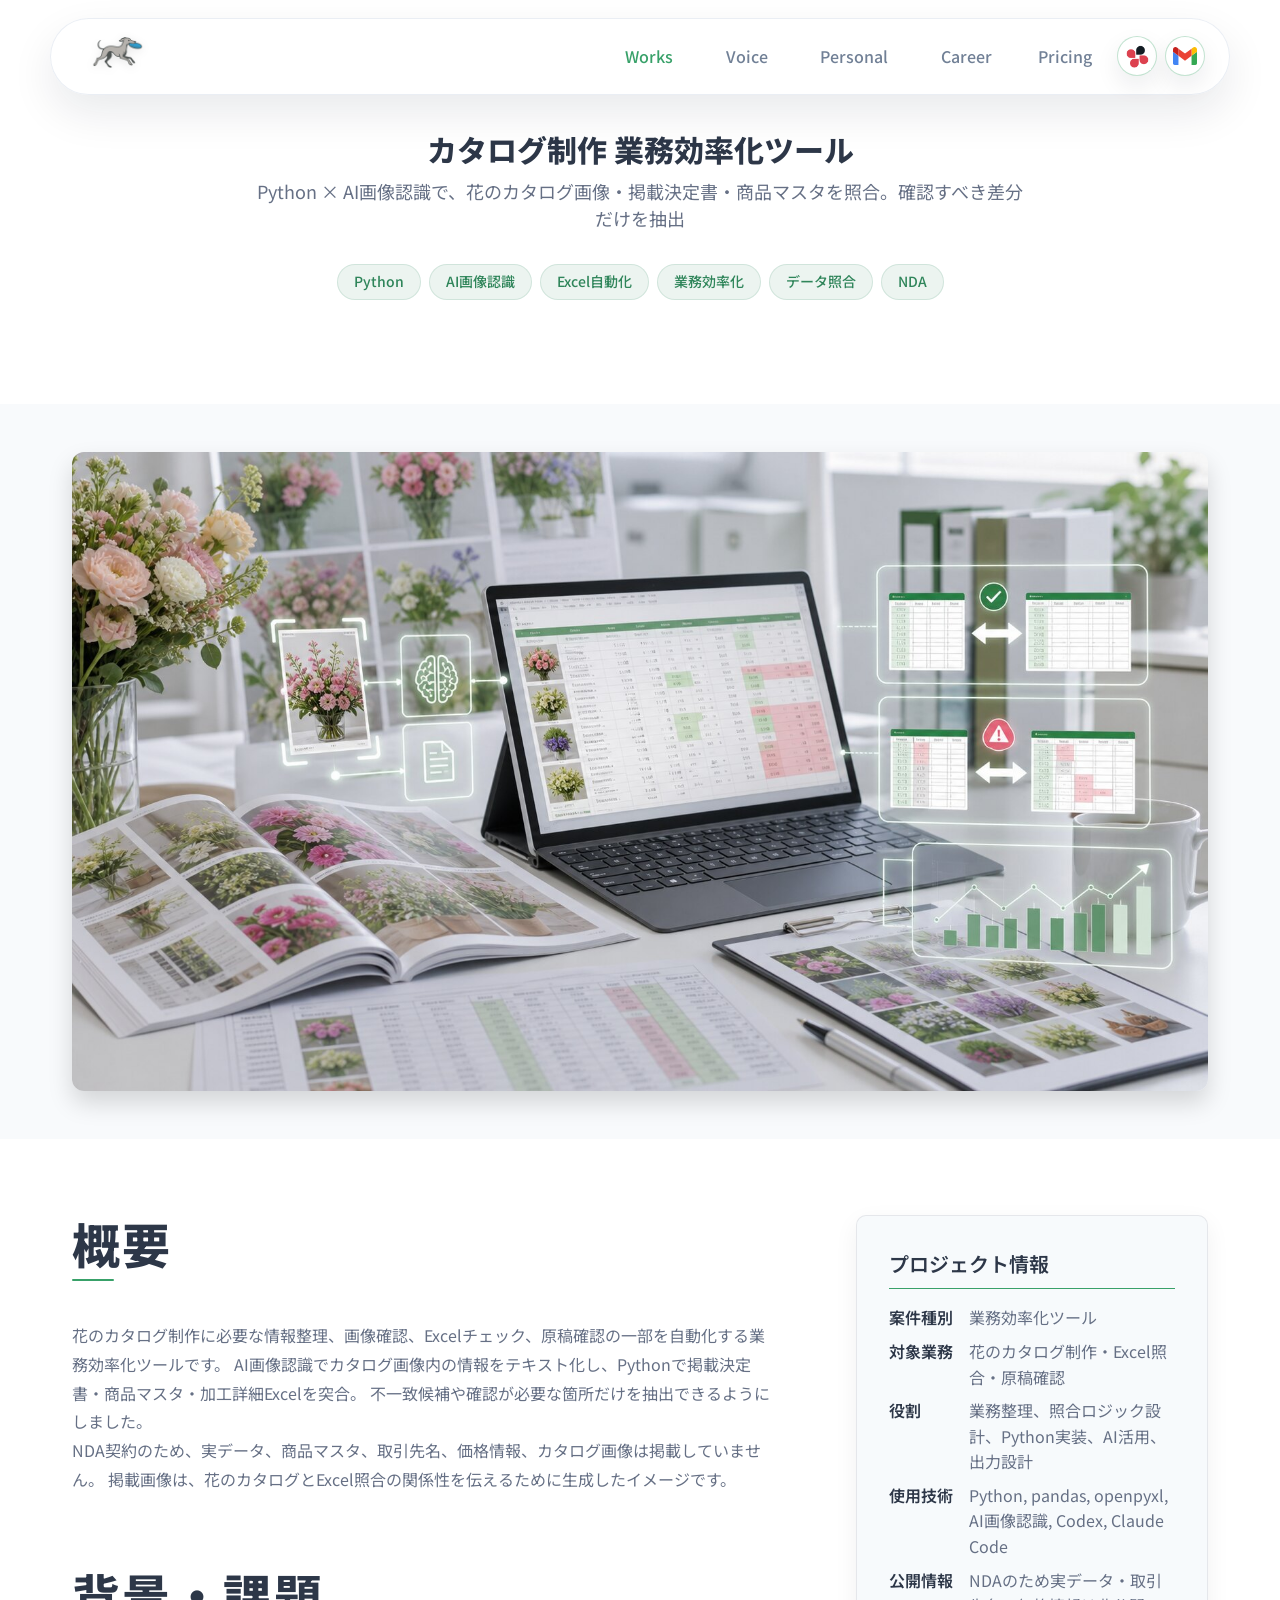
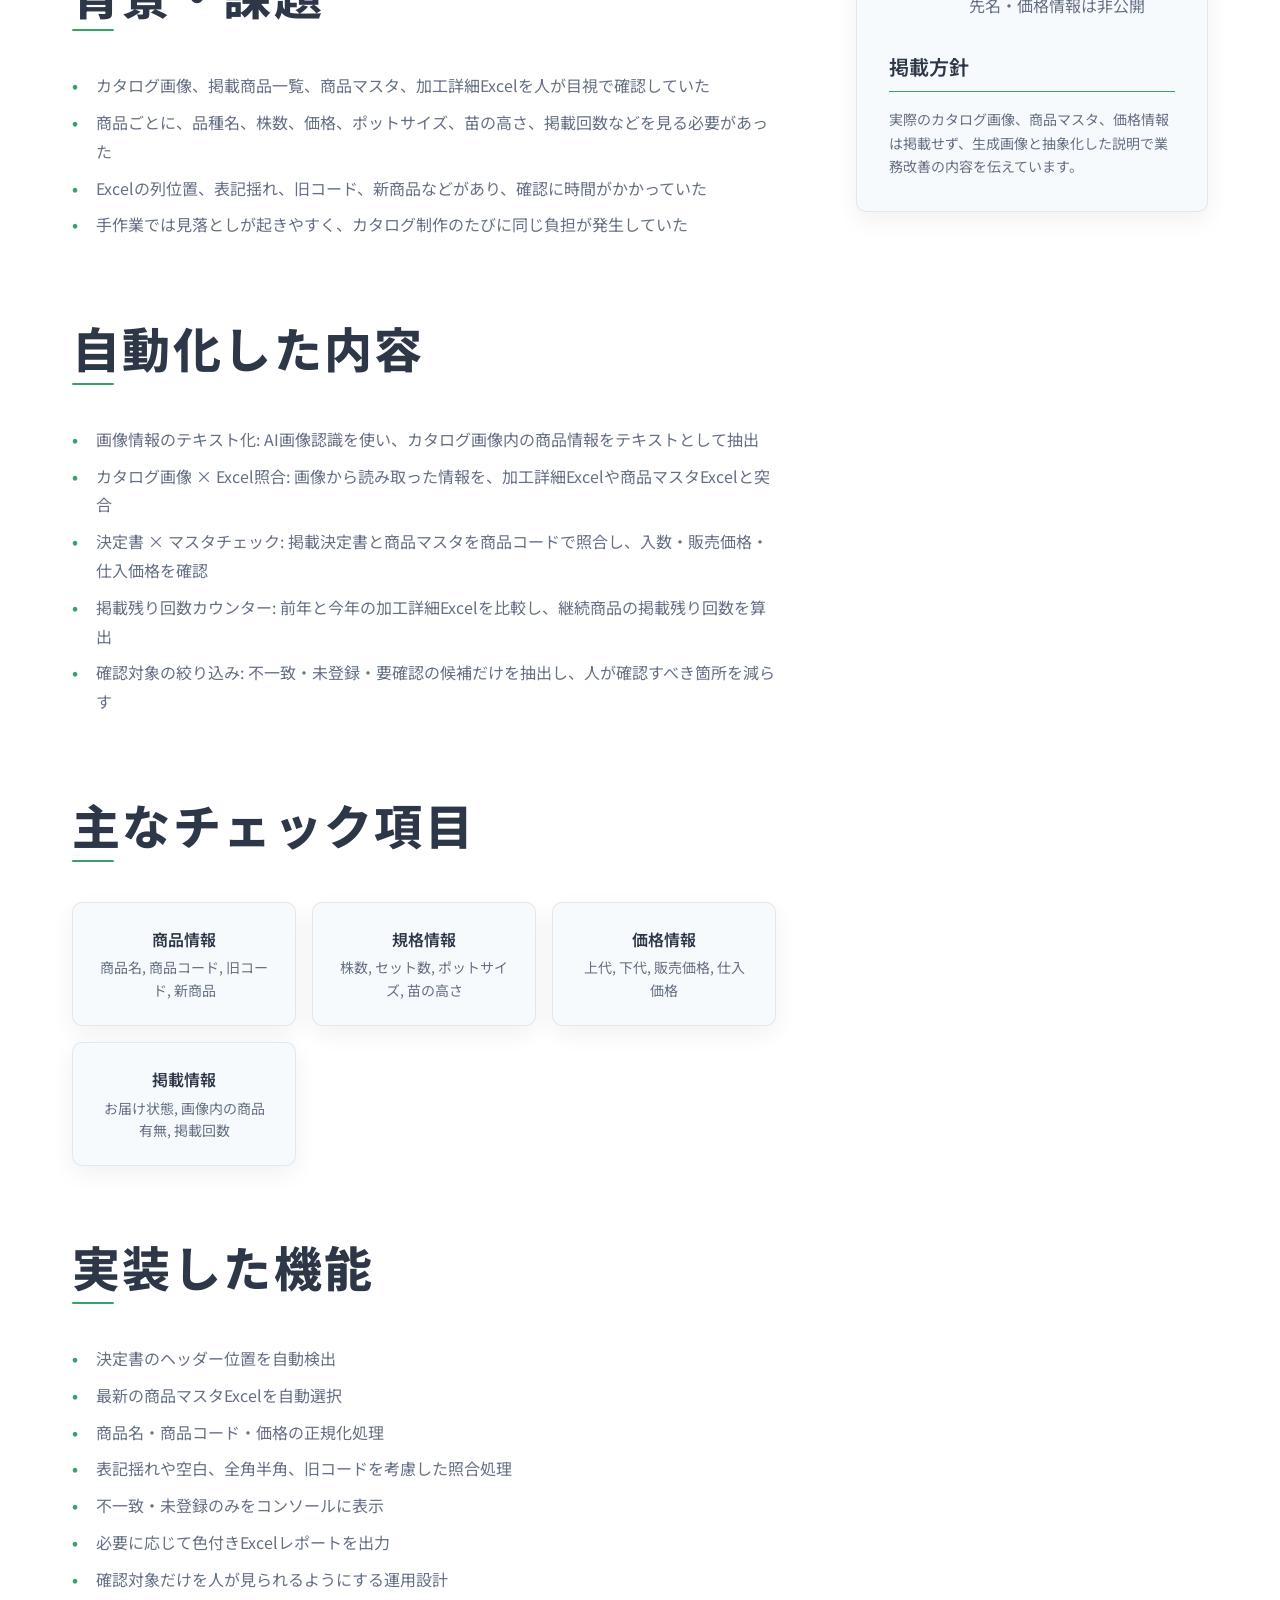
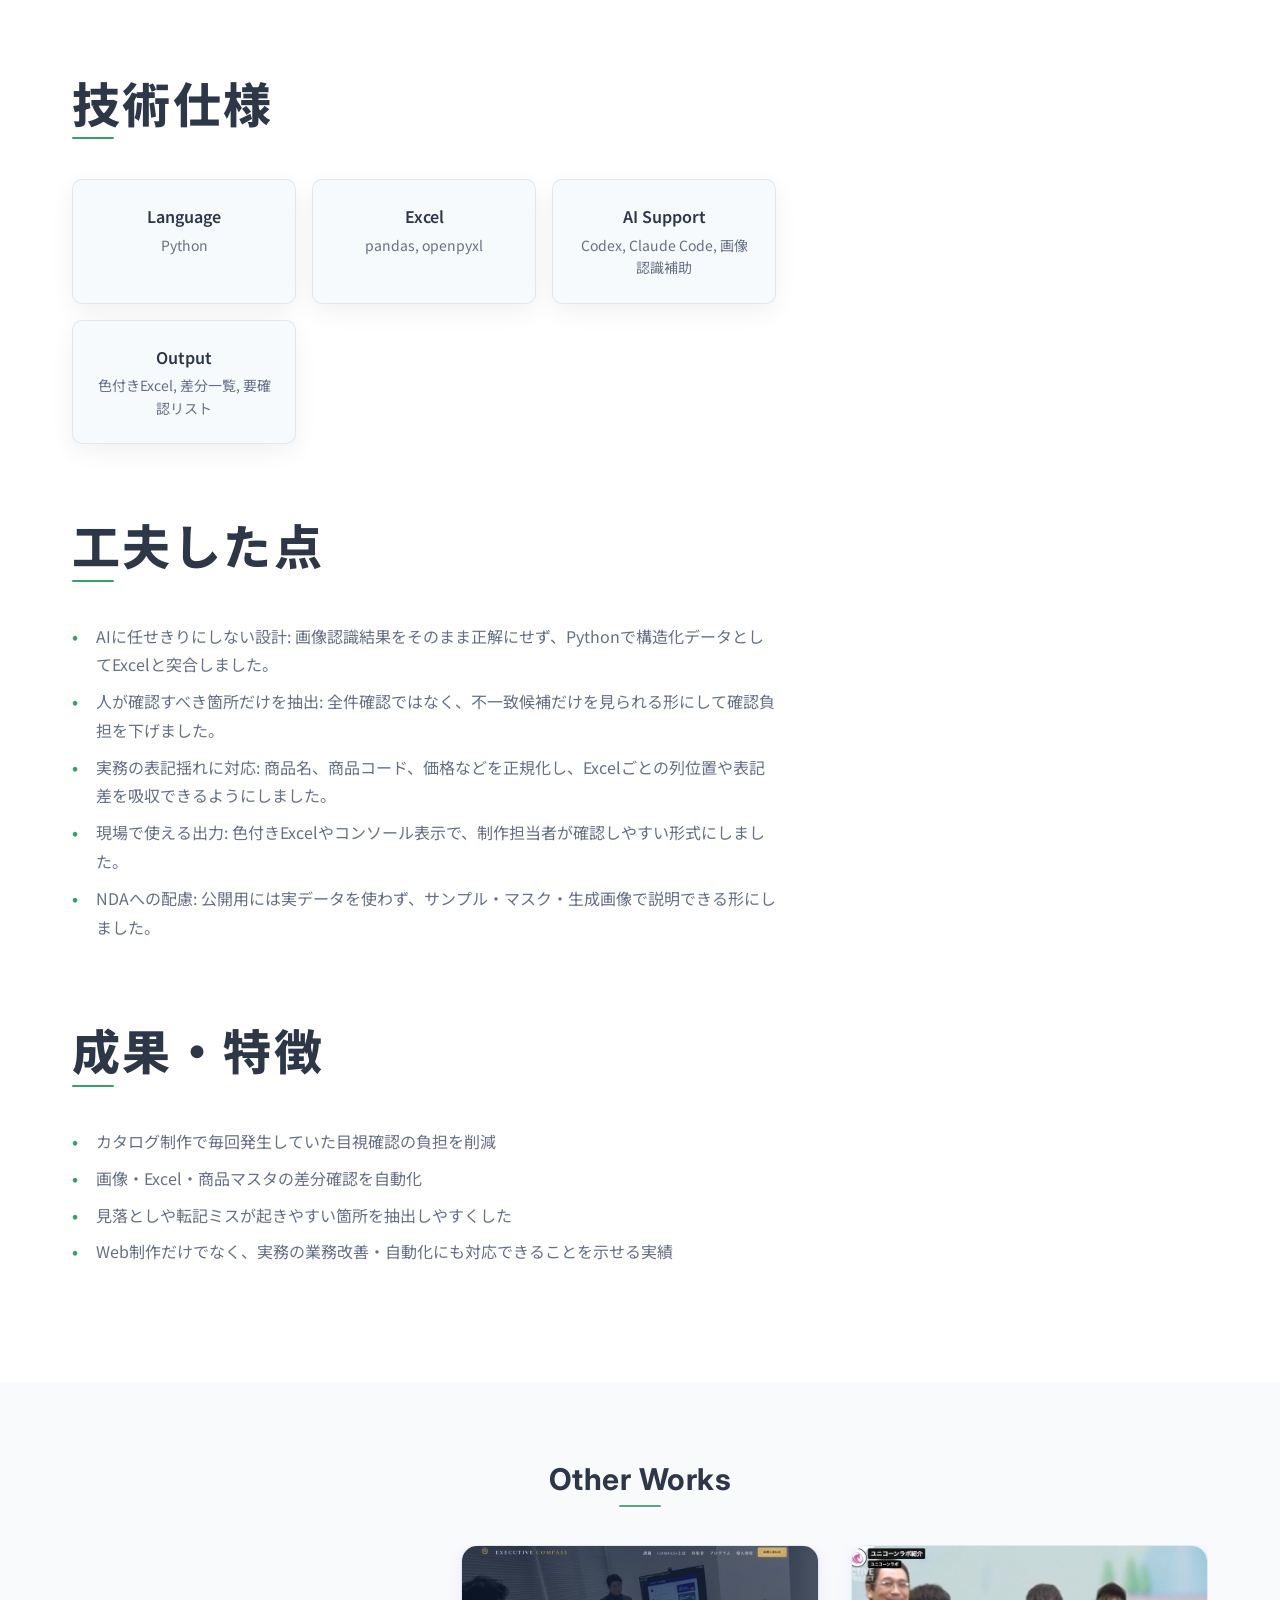
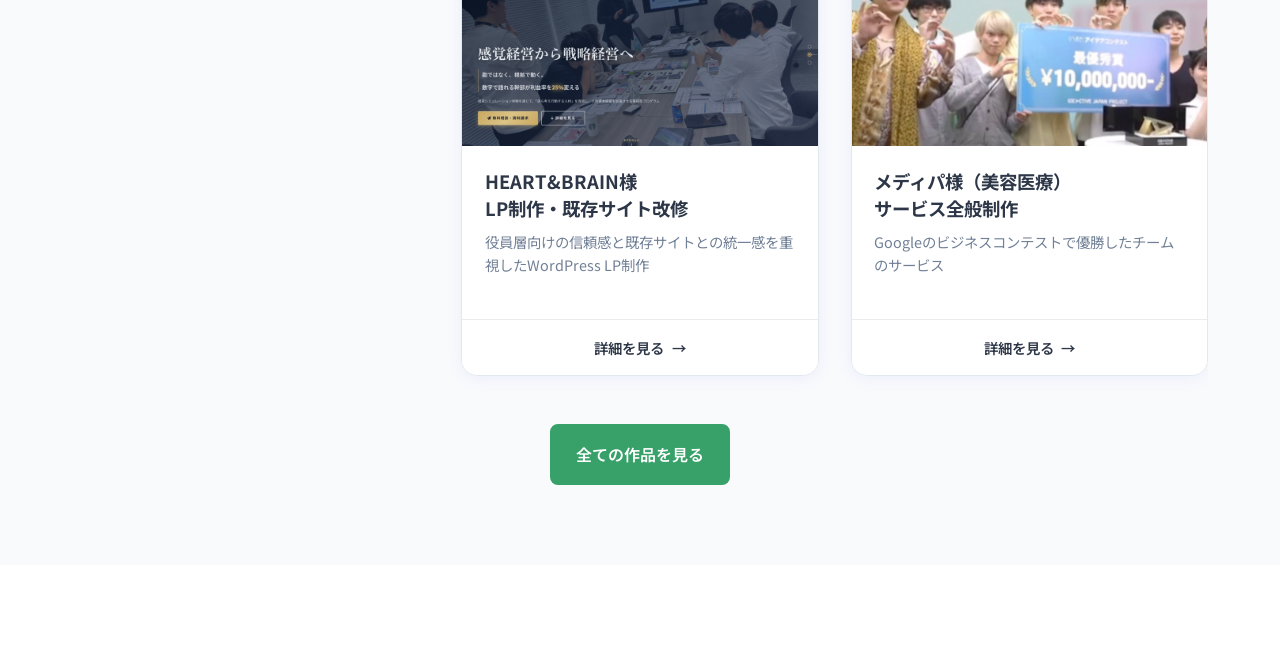
<file: work16.html>
<!DOCTYPE html>
<html lang="ja">
<head>
    <meta charset="UTF-8">
    <meta name="viewport" content="width=device-width, initial-scale=1.0">
    <title>カタログ制作 業務効率化ツール | 太田三一斗 Portfolio</title>
    <meta name="description" content="PythonとAI画像認識を活用し、花のカタログ制作に必要な画像確認、Excel照合、原稿確認の一部を自動化した業務効率化ツールの実績です。">
    
    <!-- Google tag (gtag.js) -->
    <script async src="https://www.googletagmanager.com/gtag/js?id=G-WNMP1BCECG"></script>
    <script>
      window.dataLayer = window.dataLayer || [];
      function gtag(){dataLayer.push(arguments);}
      gtag('js', new Date());
      gtag('config', 'G-WNMP1BCECG');
    </script>
    
    <!-- Google Fonts -->
    <link rel="preconnect" href="https://fonts.googleapis.com">
    <link rel="preconnect" href="https://fonts.gstatic.com" crossorigin>
    <link href="https://fonts.googleapis.com/css2?family=Inter:wght@300;400;500;600;700&family=Noto+Sans+JP:wght@300;400;500;600;700&display=swap" rel="stylesheet">
    
    <!-- CSS -->
    <link rel="stylesheet" href="css/reset/reset.css">
    <link rel="stylesheet" href="css/style.css">
    <link rel="stylesheet" href="css/work.css">
    <link rel="icon" href="images/icons8-calla-lily-64 (1).png" type="image/png">
</head>
<body>
    <!-- ヘッダーナビゲーション -->
    <header class="header">
        <nav class="nav-container">
            <div class="nav-brand">
                <a href="index.html" class="brand-link">
                    <img src="./images/headerlogo.png" alt="Mihito Oota" class="brand-logo">
                </a>
            </div>
            <ul class="nav-list">
                <li class="nav-item">
                    <a href="index.html#works" class="nav-link active">Works</a>
                </li>
                <li class="nav-item">
                    <a href="index.html#voice" class="nav-link">Voice</a>
                </li>
                <li class="nav-item">
                    <a href="index.html#personal" class="nav-link">Personal</a>
                </li>
                <li class="nav-item">
                    <a href="index.html#career" class="nav-link">Career</a>
                </li>
                <li class="nav-item">
                    <a href="index.html#pricing" class="nav-link">Pricing</a>
                </li>
            </ul>
            <div class="header-contact-actions" aria-label="連絡先">
                <button type="button" class="header-contact-icon header-chatwork copy-target" data-copy="1oneyidsbboz0" aria-label="Chatwork IDをコピー">
                    <img src="images/chatwork-header-icon.png" alt="" class="chatwork-logo-img">
                    <span class="copy-hint">Copied!</span>
                </button>
                <a href="mailto:claudemonet0505@gmail.com" class="header-contact-icon" aria-label="メールで連絡">
                    <img src="images/gmail.svg" alt="" class="mail-icon-img">
                </a>
            </div>
            <button class="nav-toggle" aria-label="メニューを開く">
                <span class="hamburger-line"></span>
                <span class="hamburger-line"></span>
                <span class="hamburger-line"></span>
            </button>
        </nav>
    </header>


    <!-- メインコンテンツ -->
    <main class="work-detail">
        <!-- プロジェクトヘッダー -->
        <section class="work-hero">
            <div class="container">
                <div class="work-hero-content">
                    <h1 class="work-title">カタログ制作 業務効率化ツール</h1>
                    <p class="work-subtitle">Python × AI画像認識で、花のカタログ画像・掲載決定書・商品マスタを照合。確認すべき差分だけを抽出</p>
                    <div class="work-meta">
                        <div class="work-tags">
                            <span class="tag">Python</span>
                            <span class="tag">AI画像認識</span>
                            <span class="tag">Excel自動化</span>
                            <span class="tag">業務効率化</span>
                            <span class="tag">データ照合</span>
                            <span class="tag">NDA</span>
                        </div>
                    </div>
                </div>
            </div>
        </section>

        <!-- プロジェクト画像 -->
        <section class="work-image-section">
            <div class="container">
                <div class="work-image-container">
                    <img src="./images/catalog-automation-hero.jpg" alt="花のカタログ制作とExcel照合を自動化する業務効率化ツールのイメージ" class="work-main-image">
                </div>
            </div>
        </section>

        <!-- プロジェクト詳細 -->
        <section class="work-content">
            <div class="container">
                <div class="work-content-grid">
                    <!-- メインコンテンツ -->
                    <div class="work-main-content">
                        <div class="content-section">
                            <h2 class="content-title">概要</h2>
                            <p class="content-text">
                                花のカタログ制作に必要な情報整理、画像確認、Excelチェック、原稿確認の一部を自動化する業務効率化ツールです。
                                AI画像認識でカタログ画像内の情報をテキスト化し、Pythonで掲載決定書・商品マスタ・加工詳細Excelを突合。
                                不一致候補や確認が必要な箇所だけを抽出できるようにしました。
                            </p>
                            <p class="content-text">
                                NDA契約のため、実データ、商品マスタ、取引先名、価格情報、カタログ画像は掲載していません。
                                掲載画像は、花のカタログとExcel照合の関係性を伝えるために生成したイメージです。
                            </p>
                        </div>

                        <div class="content-section">
                            <h2 class="content-title">背景・課題</h2>
                            <ul class="content-list">
                                <li>カタログ画像、掲載商品一覧、商品マスタ、加工詳細Excelを人が目視で確認していた</li>
                                <li>商品ごとに、品種名、株数、価格、ポットサイズ、苗の高さ、掲載回数などを見る必要があった</li>
                                <li>Excelの列位置、表記揺れ、旧コード、新商品などがあり、確認に時間がかかっていた</li>
                                <li>手作業では見落としが起きやすく、カタログ制作のたびに同じ負担が発生していた</li>
                            </ul>
                        </div>

                        <div class="content-section">
                            <h2 class="content-title">自動化した内容</h2>
                            <ul class="content-list">
                                <li><strong>画像情報のテキスト化:</strong> AI画像認識を使い、カタログ画像内の商品情報をテキストとして抽出</li>
                                <li><strong>カタログ画像 × Excel照合:</strong> 画像から読み取った情報を、加工詳細Excelや商品マスタExcelと突合</li>
                                <li><strong>決定書 × マスタチェック:</strong> 掲載決定書と商品マスタを商品コードで照合し、入数・販売価格・仕入価格を確認</li>
                                <li><strong>掲載残り回数カウンター:</strong> 前年と今年の加工詳細Excelを比較し、継続商品の掲載残り回数を算出</li>
                                <li><strong>確認対象の絞り込み:</strong> 不一致・未登録・要確認の候補だけを抽出し、人が確認すべき箇所を減らす</li>
                            </ul>
                        </div>

                        <div class="content-section">
                            <h2 class="content-title">主なチェック項目</h2>
                            <div class="tech-grid">
                                <div class="tech-item">
                                    <h3 class="tech-category">商品情報</h3>
                                    <p class="tech-detail">商品名, 商品コード, 旧コード, 新商品</p>
                                </div>
                                <div class="tech-item">
                                    <h3 class="tech-category">規格情報</h3>
                                    <p class="tech-detail">株数, セット数, ポットサイズ, 苗の高さ</p>
                                </div>
                                <div class="tech-item">
                                    <h3 class="tech-category">価格情報</h3>
                                    <p class="tech-detail">上代, 下代, 販売価格, 仕入価格</p>
                                </div>
                                <div class="tech-item">
                                    <h3 class="tech-category">掲載情報</h3>
                                    <p class="tech-detail">お届け状態, 画像内の商品有無, 掲載回数</p>
                                </div>
                            </div>
                        </div>

                        <div class="content-section">
                            <h2 class="content-title">実装した機能</h2>
                            <ul class="content-list">
                                <li>決定書のヘッダー位置を自動検出</li>
                                <li>最新の商品マスタExcelを自動選択</li>
                                <li>商品名・商品コード・価格の正規化処理</li>
                                <li>表記揺れや空白、全角半角、旧コードを考慮した照合処理</li>
                                <li>不一致・未登録のみをコンソールに表示</li>
                                <li>必要に応じて色付きExcelレポートを出力</li>
                                <li>確認対象だけを人が見られるようにする運用設計</li>
                            </ul>
                        </div>

                        <div class="content-section">
                            <h2 class="content-title">技術仕様</h2>
                            <div class="tech-grid">
                                <div class="tech-item">
                                    <h3 class="tech-category">Language</h3>
                                    <p class="tech-detail">Python</p>
                                </div>
                                <div class="tech-item">
                                    <h3 class="tech-category">Excel</h3>
                                    <p class="tech-detail">pandas, openpyxl</p>
                                </div>
                                <div class="tech-item">
                                    <h3 class="tech-category">AI Support</h3>
                                    <p class="tech-detail">Codex, Claude Code, 画像認識補助</p>
                                </div>
                                <div class="tech-item">
                                    <h3 class="tech-category">Output</h3>
                                    <p class="tech-detail">色付きExcel, 差分一覧, 要確認リスト</p>
                                </div>
                            </div>
                        </div>

                        <div class="content-section">
                            <h2 class="content-title">工夫した点</h2>
                            <ul class="content-list">
                                <li><strong>AIに任せきりにしない設計:</strong> 画像認識結果をそのまま正解にせず、Pythonで構造化データとしてExcelと突合しました。</li>
                                <li><strong>人が確認すべき箇所だけを抽出:</strong> 全件確認ではなく、不一致候補だけを見られる形にして確認負担を下げました。</li>
                                <li><strong>実務の表記揺れに対応:</strong> 商品名、商品コード、価格などを正規化し、Excelごとの列位置や表記差を吸収できるようにしました。</li>
                                <li><strong>現場で使える出力:</strong> 色付きExcelやコンソール表示で、制作担当者が確認しやすい形式にしました。</li>
                                <li><strong>NDAへの配慮:</strong> 公開用には実データを使わず、サンプル・マスク・生成画像で説明できる形にしました。</li>
                            </ul>
                        </div>

                        <div class="content-section">
                            <h2 class="content-title">成果・特徴</h2>
                            <ul class="content-list">
                                <li>カタログ制作で毎回発生していた目視確認の負担を削減</li>
                                <li>画像・Excel・商品マスタの差分確認を自動化</li>
                                <li>見落としや転記ミスが起きやすい箇所を抽出しやすくした</li>
                                <li>Web制作だけでなく、実務の業務改善・自動化にも対応できることを示せる実績</li>
                            </ul>
                        </div>
                    </div>

                    <!-- サイドバー -->
                    <aside class="work-sidebar">
                        <div class="sidebar-section">
                            <h3 class="sidebar-title">プロジェクト情報</h3>
                            <dl class="project-details">
                                <dt>案件種別</dt>
                                <dd>業務効率化ツール</dd>
                                
                                <dt>対象業務</dt>
                                <dd>花のカタログ制作・Excel照合・原稿確認</dd>
                                
                                <dt>役割</dt>
                                <dd>業務整理、照合ロジック設計、Python実装、AI活用、出力設計</dd>
                                
                                <dt>使用技術</dt>
                                <dd>Python, pandas, openpyxl, AI画像認識, Codex, Claude Code</dd>
                                
                                <dt>公開情報</dt>
                                <dd>NDAのため実データ・取引先名・価格情報は非公開</dd>
                            </dl>
                        </div>

                        <div class="sidebar-section">
                            <h3 class="sidebar-title">掲載方針</h3>
                            <p class="sidebar-text">
                                実際のカタログ画像、商品マスタ、価格情報は掲載せず、生成画像と抽象化した説明で業務改善の内容を伝えています。
                            </p>
                        </div>
                    </aside>
                </div>
            </div>
        </section>

        <!-- 他の作品（JavaScriptで自動生成） -->
        <section class="related-works">
            <div class="container">
                <h2 class="section-title">Other Works</h2>
                <div class="slider-container">
                    <div class="related-works-grid">
                        <!-- JavaScriptで自動生成されます -->
                    </div>
                </div>
                <div class="back-to-works">
                    <a href="index.html#works" class="btn btn-primary">全ての作品を見る</a>
                </div>
            </div>
        </section>
    </main>

    <!-- フッター -->
    <script src="js/script.js"></script>
</body>
</html>
</file>
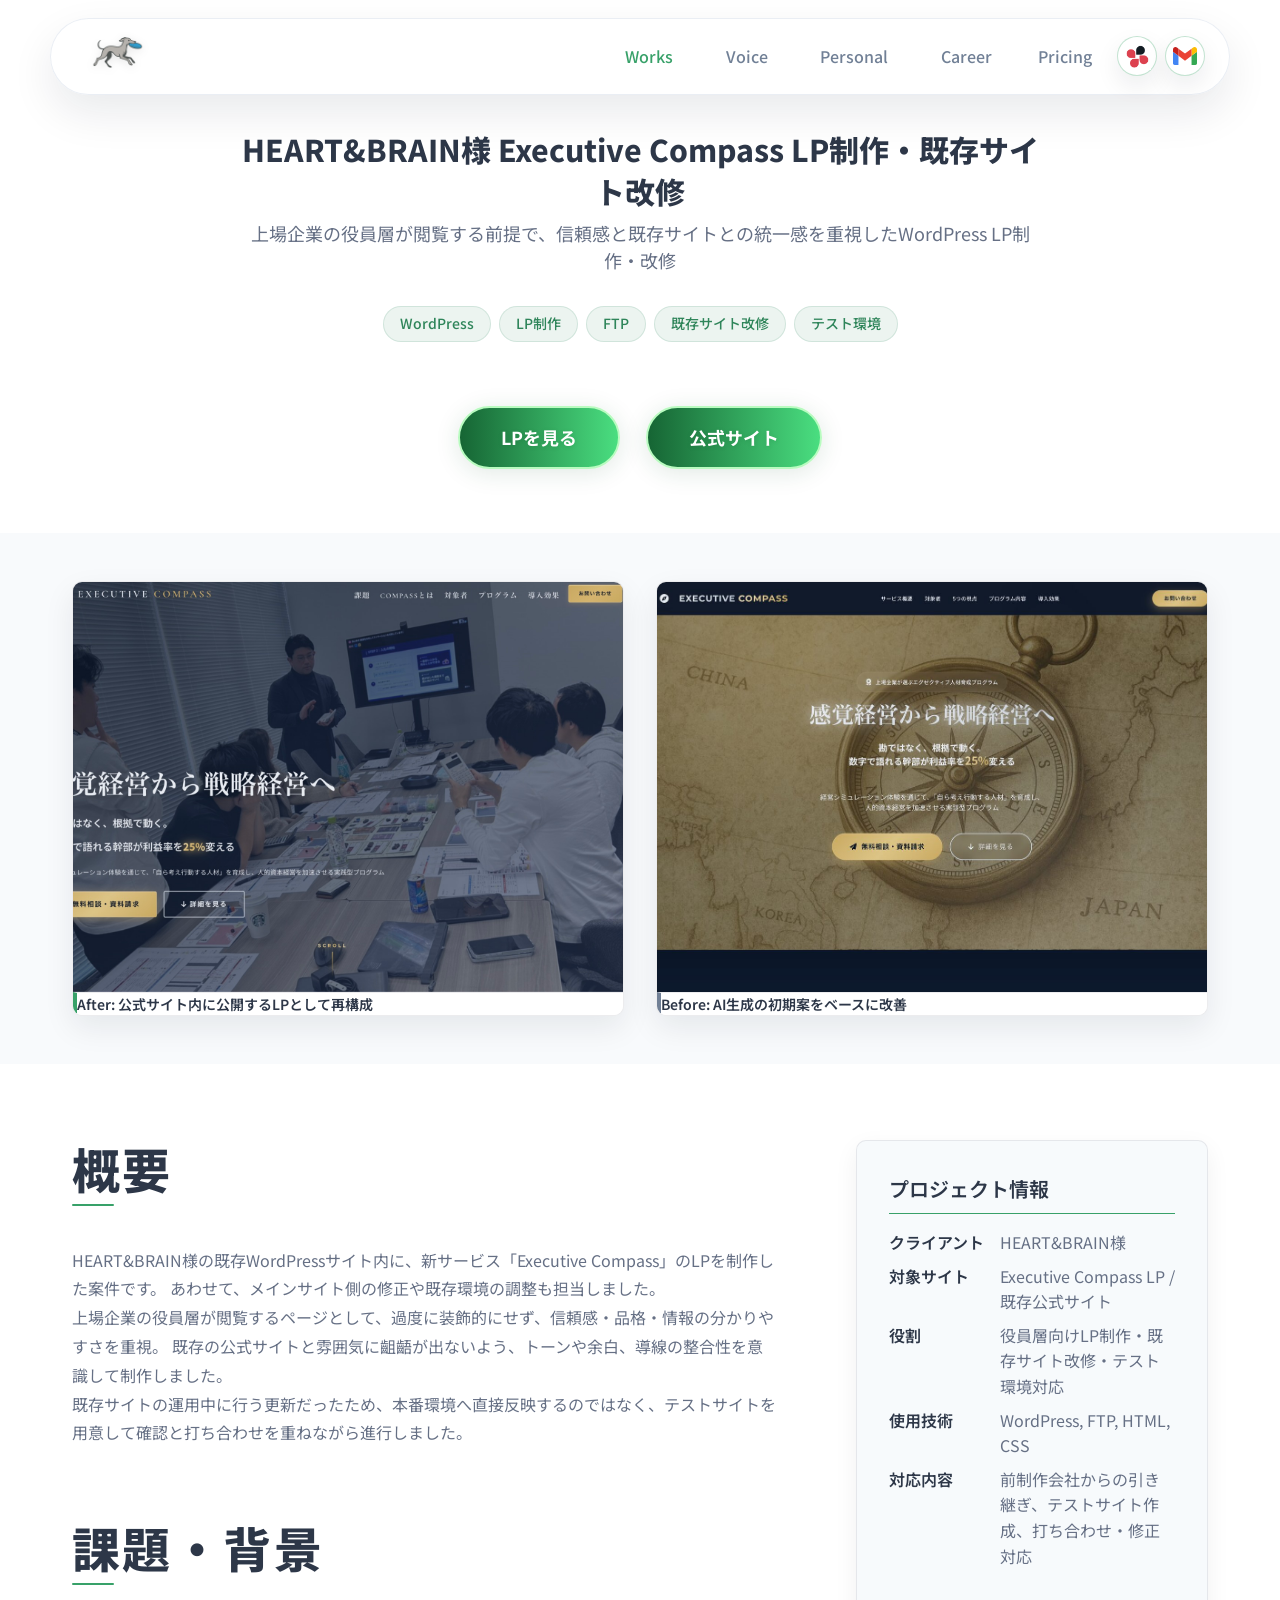
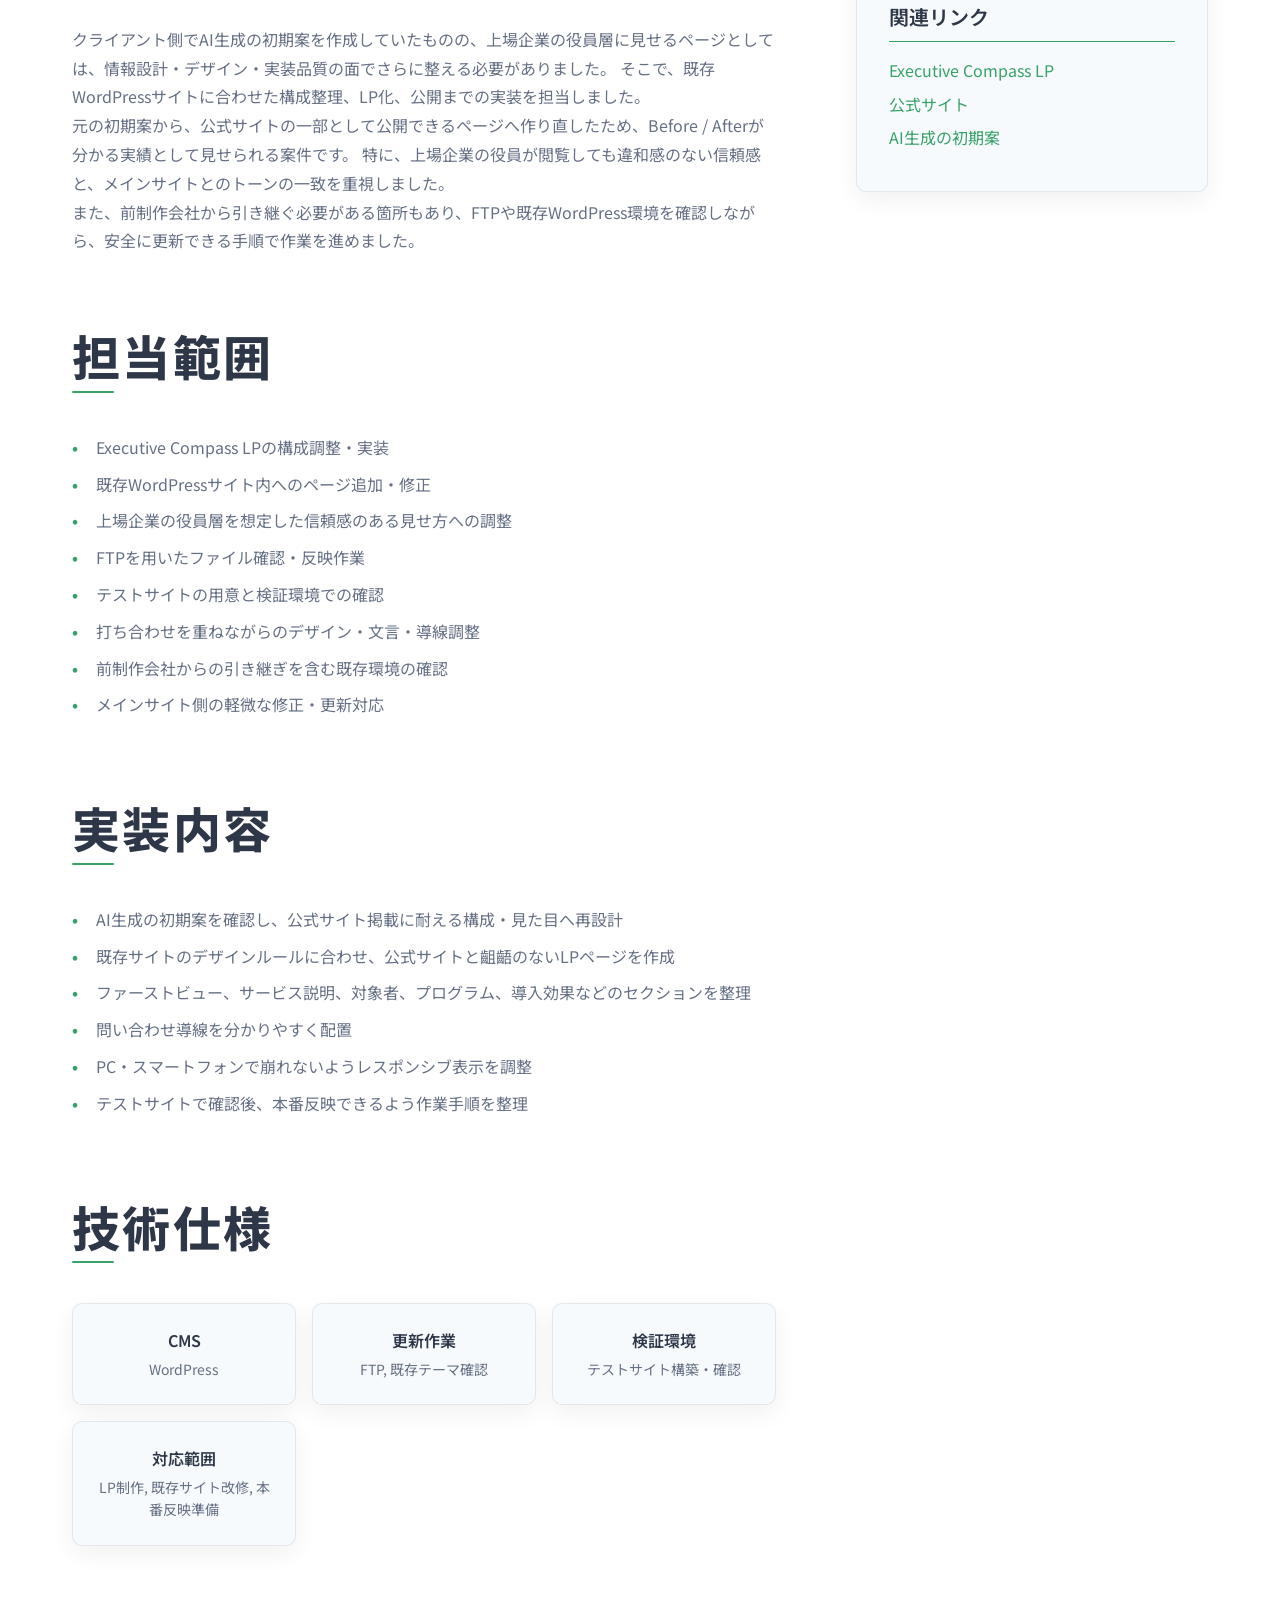
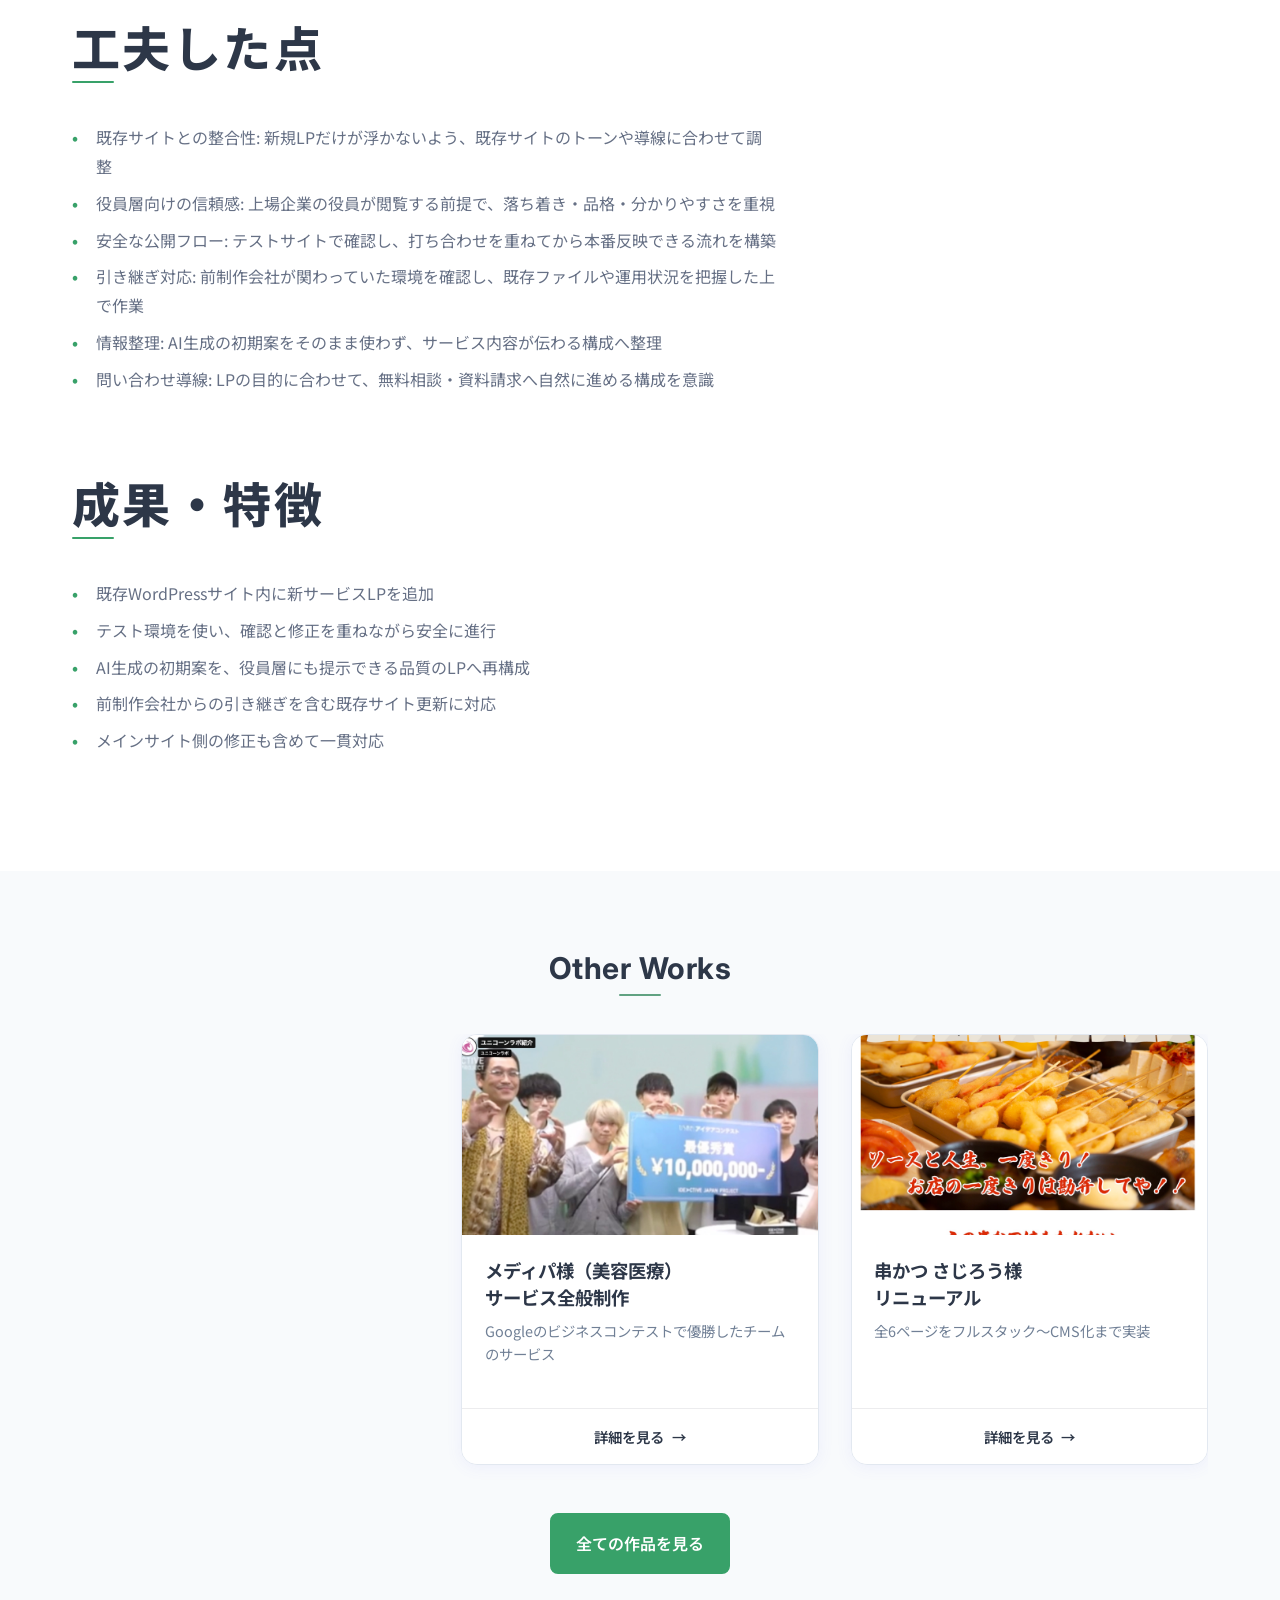
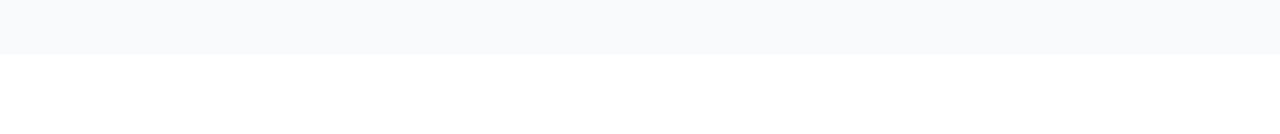
<file: work3.html>
<!DOCTYPE html>
<html lang="ja">
<head>
    <meta charset="UTF-8">
    <meta name="viewport" content="width=device-width, initial-scale=1.0">
    <title>HEART&BRAIN様 Executive Compass LP制作・既存サイト改修 | 太田三一斗 Portfolio</title>
    <meta name="description" content="HEART&BRAIN様のExecutive Compass LP制作と既存WordPressサイト改修の実績です。テストサイト構築、FTP作業、前制作会社からの引き継ぎを含めて対応しました。">

    <!-- Google tag (gtag.js) -->
    <script async src="https://www.googletagmanager.com/gtag/js?id=G-WNMP1BCECG"></script>
    <script>
      window.dataLayer = window.dataLayer || [];
      function gtag(){dataLayer.push(arguments);}
      gtag('js', new Date());
      gtag('config', 'G-WNMP1BCECG');
    </script>

    <!-- Google Fonts -->
    <link rel="preconnect" href="https://fonts.googleapis.com">
    <link rel="preconnect" href="https://fonts.gstatic.com" crossorigin>
    <link href="https://fonts.googleapis.com/css2?family=Inter:wght@300;400;500;600;700&family=Noto+Sans+JP:wght@300;400;500;600;700&display=swap" rel="stylesheet">

    <!-- CSS -->
    <link rel="stylesheet" href="css/reset/reset.css">
    <link rel="stylesheet" href="css/style.css">
    <link rel="stylesheet" href="css/work.css">
    <link rel="icon" href="images/icons8-calla-lily-64 (1).png" type="image/png">
</head>
<body>
    <!-- ヘッダーナビゲーション -->
    <header class="header">
        <nav class="nav-container">
            <div class="nav-brand">
                <a href="index.html" class="brand-link">
                    <img src="./images/headerlogo.png" alt="Mihito Oota" class="brand-logo">
                </a>
            </div>
            <ul class="nav-list">
                <li class="nav-item">
                    <a href="index.html#works" class="nav-link active">Works</a>
                </li>
                <li class="nav-item">
                    <a href="index.html#voice" class="nav-link">Voice</a>
                </li>
                <li class="nav-item">
                    <a href="index.html#personal" class="nav-link">Personal</a>
                </li>
                <li class="nav-item">
                    <a href="index.html#career" class="nav-link">Career</a>
                </li>
                <li class="nav-item">
                    <a href="index.html#pricing" class="nav-link">Pricing</a>
                </li>
            </ul>
            <div class="header-contact-actions" aria-label="連絡先">
                <button type="button" class="header-contact-icon header-chatwork copy-target" data-copy="1oneyidsbboz0" aria-label="Chatwork IDをコピー">
                    <img src="images/chatwork-header-icon.png" alt="" class="chatwork-logo-img">
                    <span class="copy-hint">Copied!</span>
                </button>
                <a href="mailto:claudemonet0505@gmail.com" class="header-contact-icon" aria-label="メールで連絡">
                    <img src="images/gmail.svg" alt="" class="mail-icon-img">
                </a>
            </div>
            <button class="nav-toggle" aria-label="メニューを開く">
                <span class="hamburger-line"></span>
                <span class="hamburger-line"></span>
                <span class="hamburger-line"></span>
            </button>
        </nav>
    </header>


    <!-- メインコンテンツ -->
    <main class="work-detail">
        <!-- プロジェクトヘッダー -->
        <section class="work-hero">
            <div class="container">
                <div class="work-hero-content">
                    <h1 class="work-title">HEART&BRAIN様 Executive Compass LP制作・既存サイト改修</h1>
                    <p class="work-subtitle">上場企業の役員層が閲覧する前提で、信頼感と既存サイトとの統一感を重視したWordPress LP制作・改修</p>
                    <div class="work-meta">
                        <div class="work-tags">
                            <span class="tag">WordPress</span>
                            <span class="tag">LP制作</span>
                            <span class="tag">FTP</span>
                            <span class="tag">既存サイト改修</span>
                            <span class="tag">テスト環境</span>
                        </div>
                        <div class="work-url">
                            <a href="https://heartandbrain.co.jp/service/executive-compass/" class="btn-rich" target="_blank" rel="noopener">
                                LPを見る
                            </a>
                            <a href="https://heartandbrain.co.jp/" class="btn-rich" target="_blank" rel="noopener" style="margin-left: 10px;">
                                公式サイト
                            </a>
                        </div>
                    </div>
                </div>
            </div>
        </section>

        <!-- プロジェクト画像 -->
        <section class="work-image-section">
            <div class="container">
                <div class="work-image-grid comparison-grid">
                    <figure class="case-image-card">
                        <img src="./images/heartbrain-executive-compass.jpg" alt="HEART&BRAIN様 Executive Compass LP 制作後" class="work-main-image">
                        <figcaption class="case-image-caption">After: 公式サイト内に公開するLPとして再構成</figcaption>
                    </figure>
                    <figure class="case-image-card">
                        <img src="./images/heartbrain-before-genspark.jpg" alt="Executive Compass AI生成初期案" class="work-main-image">
                        <figcaption class="case-image-caption">Before: AI生成の初期案をベースに改善</figcaption>
                    </figure>
                </div>
            </div>
        </section>

        <!-- プロジェクト詳細 -->
        <section class="work-content">
            <div class="container">
                <div class="work-content-grid">
                    <!-- メインコンテンツ -->
                    <div class="work-main-content">
                        <div class="content-section">
                            <h2 class="content-title">概要</h2>
                            <p class="content-text">
                                HEART&BRAIN様の既存WordPressサイト内に、新サービス「Executive Compass」のLPを制作した案件です。
                                あわせて、メインサイト側の修正や既存環境の調整も担当しました。
                            </p>
                            <p class="content-text">
                                上場企業の役員層が閲覧するページとして、過度に装飾的にせず、信頼感・品格・情報の分かりやすさを重視。
                                既存の公式サイトと雰囲気に齟齬が出ないよう、トーンや余白、導線の整合性を意識して制作しました。
                            </p>
                            <p class="content-text">
                                既存サイトの運用中に行う更新だったため、本番環境へ直接反映するのではなく、テストサイトを用意して確認と打ち合わせを重ねながら進行しました。
                            </p>
                        </div>

                        <div class="content-section">
                            <h2 class="content-title">課題・背景</h2>
                            <p class="content-text">
                                クライアント側でAI生成の初期案を作成していたものの、上場企業の役員層に見せるページとしては、情報設計・デザイン・実装品質の面でさらに整える必要がありました。
                                そこで、既存WordPressサイトに合わせた構成整理、LP化、公開までの実装を担当しました。
                            </p>
                            <p class="content-text">
                                元の初期案から、公式サイトの一部として公開できるページへ作り直したため、Before / Afterが分かる実績として見せられる案件です。
                                特に、上場企業の役員が閲覧しても違和感のない信頼感と、メインサイトとのトーンの一致を重視しました。
                            </p>
                            <p class="content-text">
                                また、前制作会社から引き継ぐ必要がある箇所もあり、FTPや既存WordPress環境を確認しながら、安全に更新できる手順で作業を進めました。
                            </p>
                        </div>

                        <div class="content-section">
                            <h2 class="content-title">担当範囲</h2>
                            <ul class="content-list">
                                <li>Executive Compass LPの構成調整・実装</li>
                                <li>既存WordPressサイト内へのページ追加・修正</li>
                                <li>上場企業の役員層を想定した信頼感のある見せ方への調整</li>
                                <li>FTPを用いたファイル確認・反映作業</li>
                                <li>テストサイトの用意と検証環境での確認</li>
                                <li>打ち合わせを重ねながらのデザイン・文言・導線調整</li>
                                <li>前制作会社からの引き継ぎを含む既存環境の確認</li>
                                <li>メインサイト側の軽微な修正・更新対応</li>
                            </ul>
                        </div>

                        <div class="content-section">
                            <h2 class="content-title">実装内容</h2>
                            <ul class="content-list">
                                <li>AI生成の初期案を確認し、公式サイト掲載に耐える構成・見た目へ再設計</li>
                                <li>既存サイトのデザインルールに合わせ、公式サイトと齟齬のないLPページを作成</li>
                                <li>ファーストビュー、サービス説明、対象者、プログラム、導入効果などのセクションを整理</li>
                                <li>問い合わせ導線を分かりやすく配置</li>
                                <li>PC・スマートフォンで崩れないようレスポンシブ表示を調整</li>
                                <li>テストサイトで確認後、本番反映できるよう作業手順を整理</li>
                            </ul>
                        </div>

                        <div class="content-section">
                            <h2 class="content-title">技術仕様</h2>
                            <div class="tech-grid">
                                <div class="tech-item">
                                    <h3 class="tech-category">CMS</h3>
                                    <p class="tech-detail">WordPress</p>
                                </div>
                                <div class="tech-item">
                                    <h3 class="tech-category">更新作業</h3>
                                    <p class="tech-detail">FTP, 既存テーマ確認</p>
                                </div>
                                <div class="tech-item">
                                    <h3 class="tech-category">検証環境</h3>
                                    <p class="tech-detail">テストサイト構築・確認</p>
                                </div>
                                <div class="tech-item">
                                    <h3 class="tech-category">対応範囲</h3>
                                    <p class="tech-detail">LP制作, 既存サイト改修, 本番反映準備</p>
                                </div>
                            </div>
                        </div>

                        <div class="content-section">
                            <h2 class="content-title">工夫した点</h2>
                            <ul class="content-list">
                                <li><strong>既存サイトとの整合性:</strong> 新規LPだけが浮かないよう、既存サイトのトーンや導線に合わせて調整</li>
                                <li><strong>役員層向けの信頼感:</strong> 上場企業の役員が閲覧する前提で、落ち着き・品格・分かりやすさを重視</li>
                                <li><strong>安全な公開フロー:</strong> テストサイトで確認し、打ち合わせを重ねてから本番反映できる流れを構築</li>
                                <li><strong>引き継ぎ対応:</strong> 前制作会社が関わっていた環境を確認し、既存ファイルや運用状況を把握した上で作業</li>
                                <li><strong>情報整理:</strong> AI生成の初期案をそのまま使わず、サービス内容が伝わる構成へ整理</li>
                                <li><strong>問い合わせ導線:</strong> LPの目的に合わせて、無料相談・資料請求へ自然に進める構成を意識</li>
                            </ul>
                        </div>

                        <div class="content-section">
                            <h2 class="content-title">成果・特徴</h2>
                            <ul class="content-list">
                                <li>既存WordPressサイト内に新サービスLPを追加</li>
                                <li>テスト環境を使い、確認と修正を重ねながら安全に進行</li>
                                <li>AI生成の初期案を、役員層にも提示できる品質のLPへ再構成</li>
                                <li>前制作会社からの引き継ぎを含む既存サイト更新に対応</li>
                                <li>メインサイト側の修正も含めて一貫対応</li>
                            </ul>
                        </div>
                    </div>

                    <!-- サイドバー -->
                    <aside class="work-sidebar">
                        <div class="sidebar-section">
                            <h3 class="sidebar-title">プロジェクト情報</h3>
                            <dl class="project-details">
                                <dt>クライアント</dt>
                                <dd>HEART&BRAIN様</dd>

                                <dt>対象サイト</dt>
                                <dd>Executive Compass LP / 既存公式サイト</dd>

                                <dt>役割</dt>
                                <dd>役員層向けLP制作・既存サイト改修・テスト環境対応</dd>

                                <dt>使用技術</dt>
                                <dd>WordPress, FTP, HTML, CSS</dd>

                                <dt>対応内容</dt>
                                <dd>前制作会社からの引き継ぎ、テストサイト作成、打ち合わせ・修正対応</dd>
                            </dl>
                        </div>

                        <div class="sidebar-section">
                            <h3 class="sidebar-title">関連リンク</h3>
                            <div class="related-links">
                                <a href="https://heartandbrain.co.jp/service/executive-compass/" class="related-link" target="_blank" rel="noopener">
                                    Executive Compass LP
                                </a>
                                <a href="https://heartandbrain.co.jp/" class="related-link" target="_blank" rel="noopener">
                                    公式サイト
                                </a>
                                <a href="https://hxgnlvcd.gensparkspace.com/" class="related-link" target="_blank" rel="noopener">
                                    AI生成の初期案
                                </a>
                            </div>
                        </div>
                    </aside>
                </div>
            </div>
        </section>

        <!-- 他の作品（JavaScriptで自動生成） -->
        <section class="related-works">
            <div class="container">
                <h2 class="section-title">Other Works</h2>
                <div class="slider-container">
                    <div class="related-works-grid">
                        <!-- JavaScriptで自動生成されます -->
                    </div>
                </div>
                <div class="back-to-works">
                    <a href="index.html#works" class="btn btn-primary">全ての作品を見る</a>
                </div>
            </div>
        </section>
    </main>

    <!-- フッター -->
    <script src="js/script.js"></script>
</body>
</html>
</file>
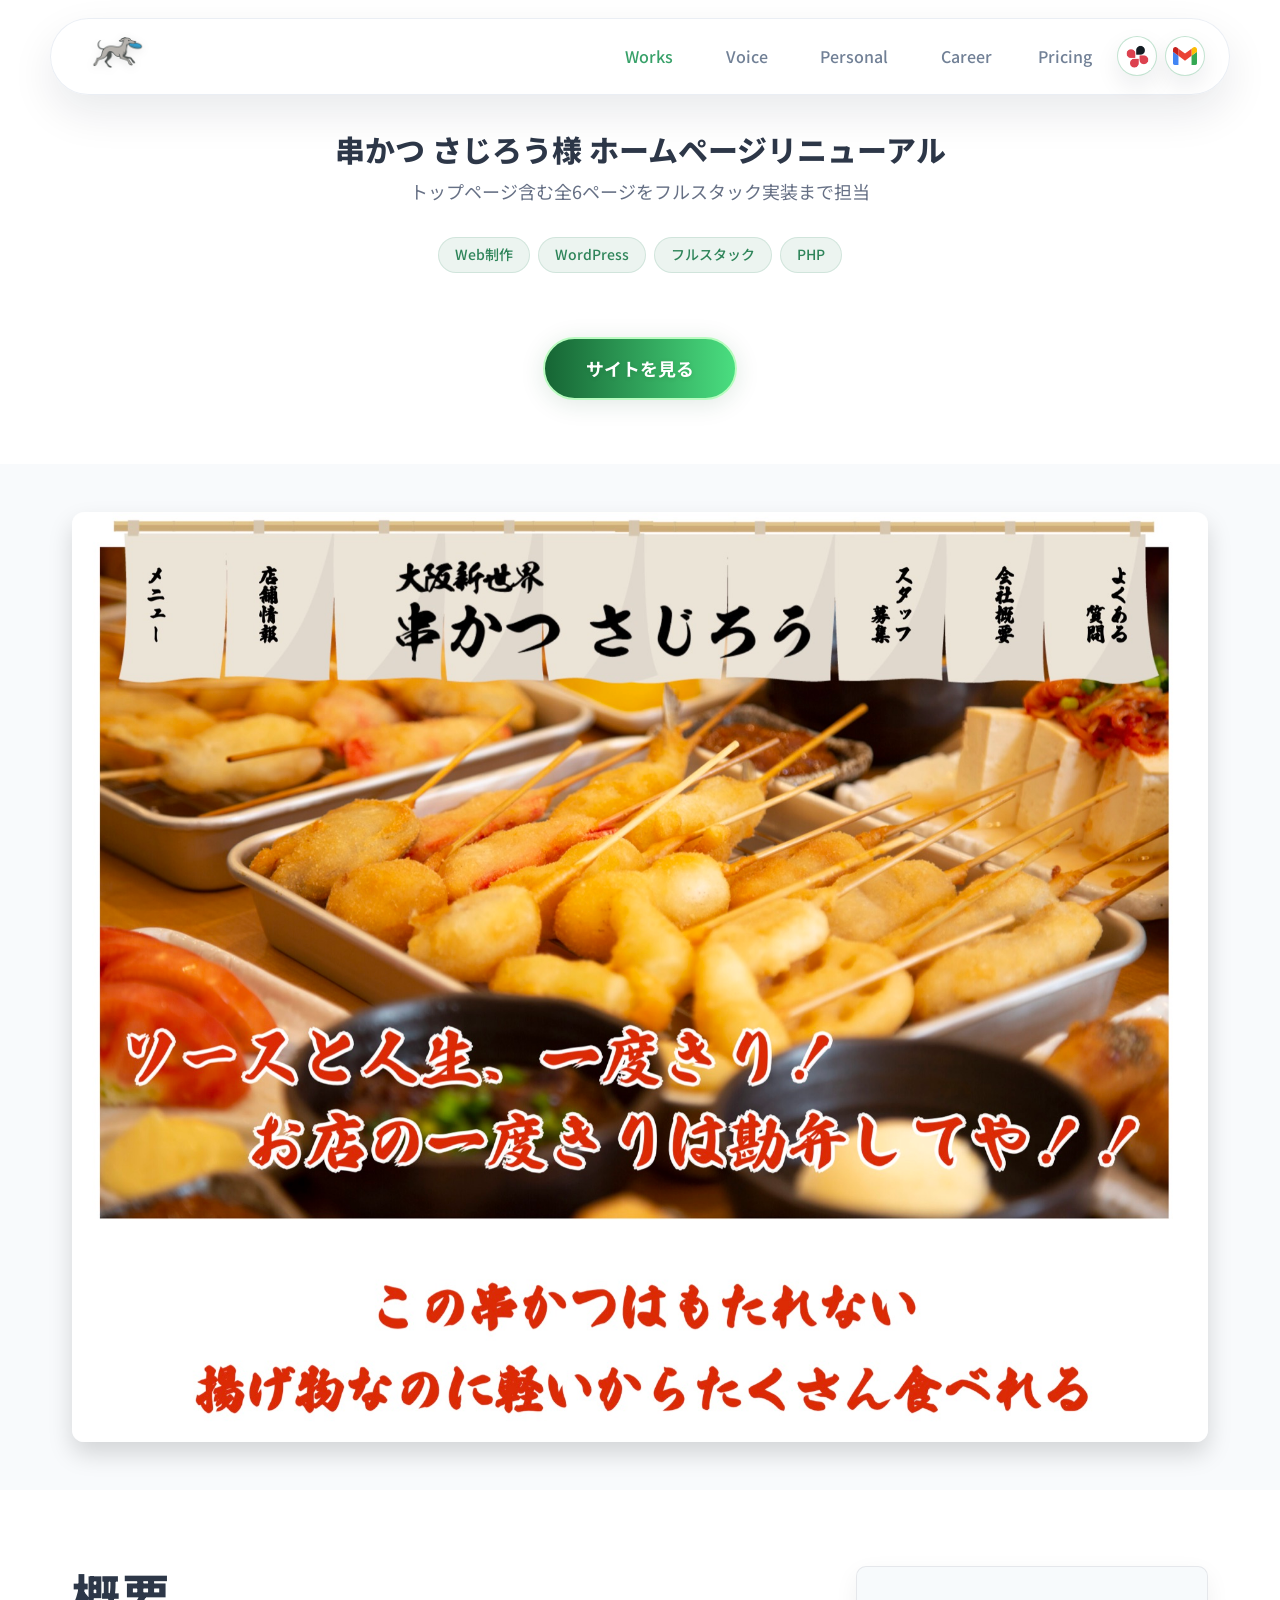
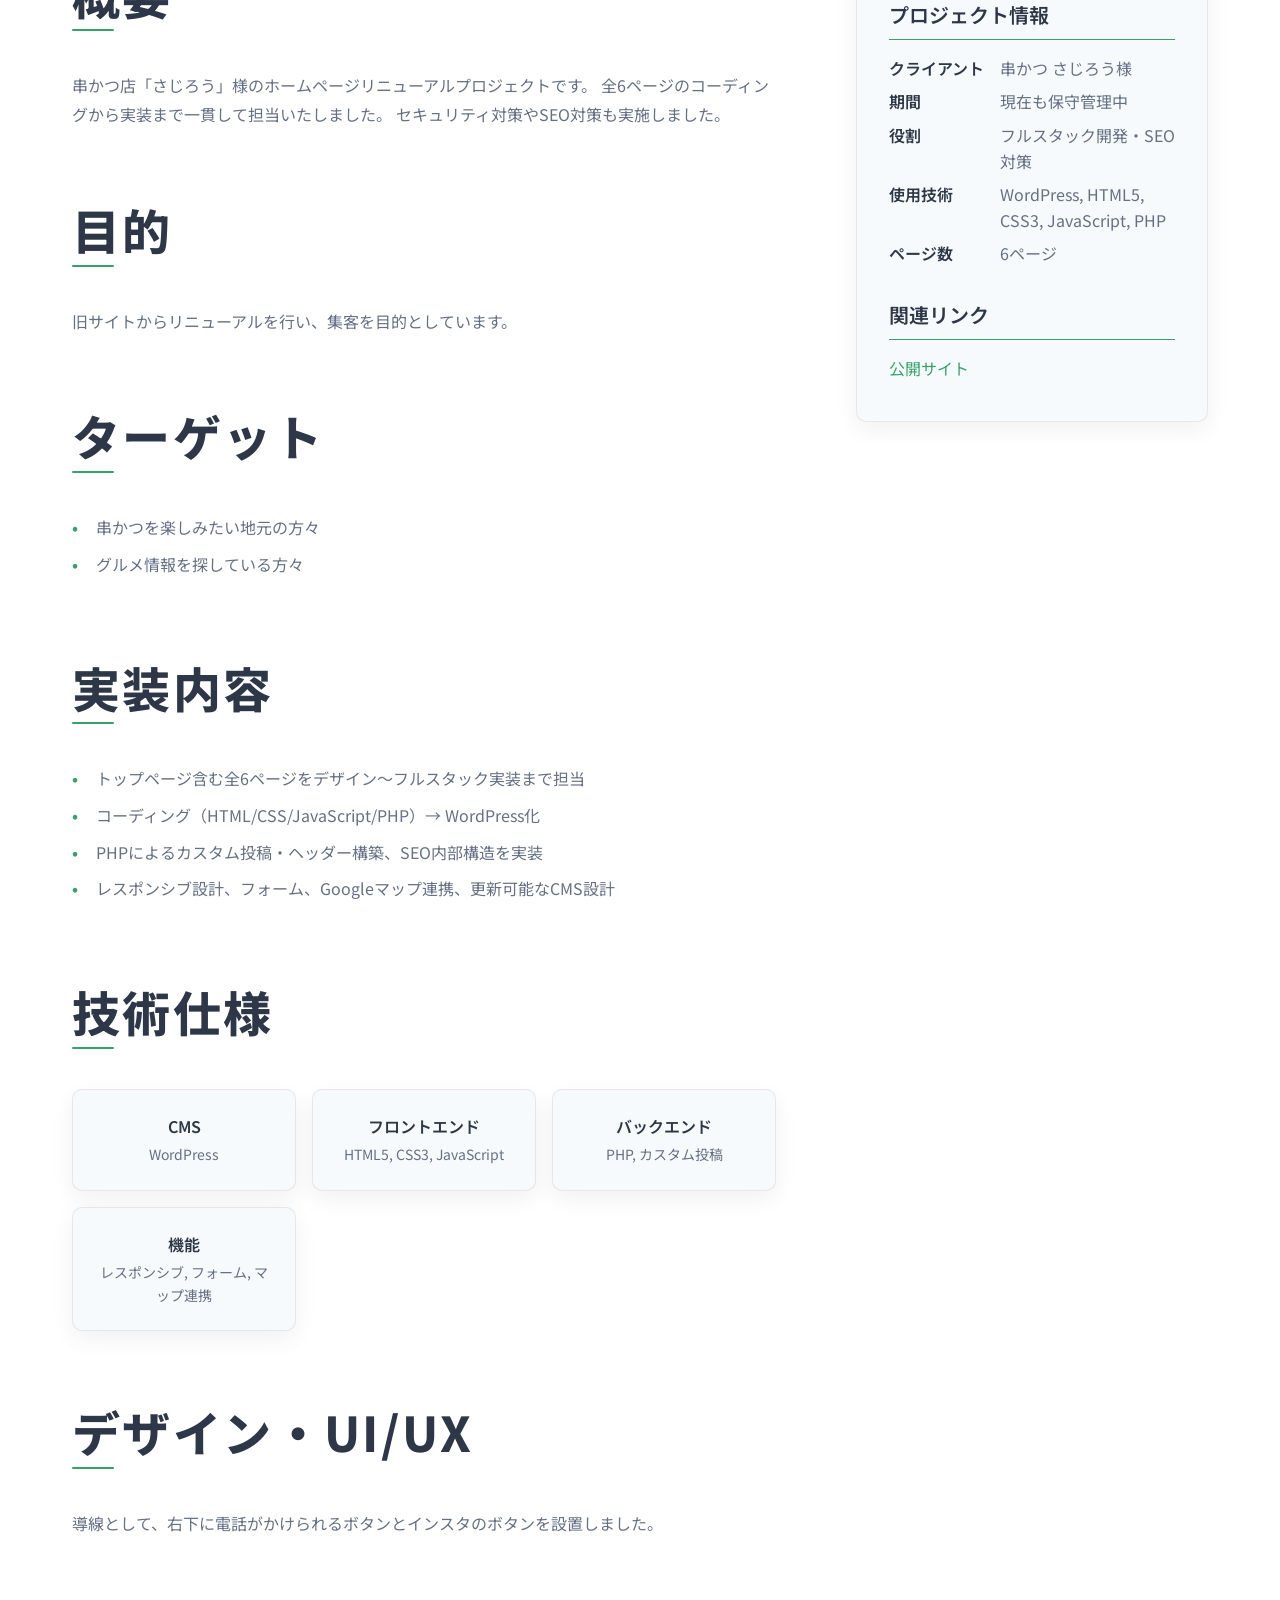
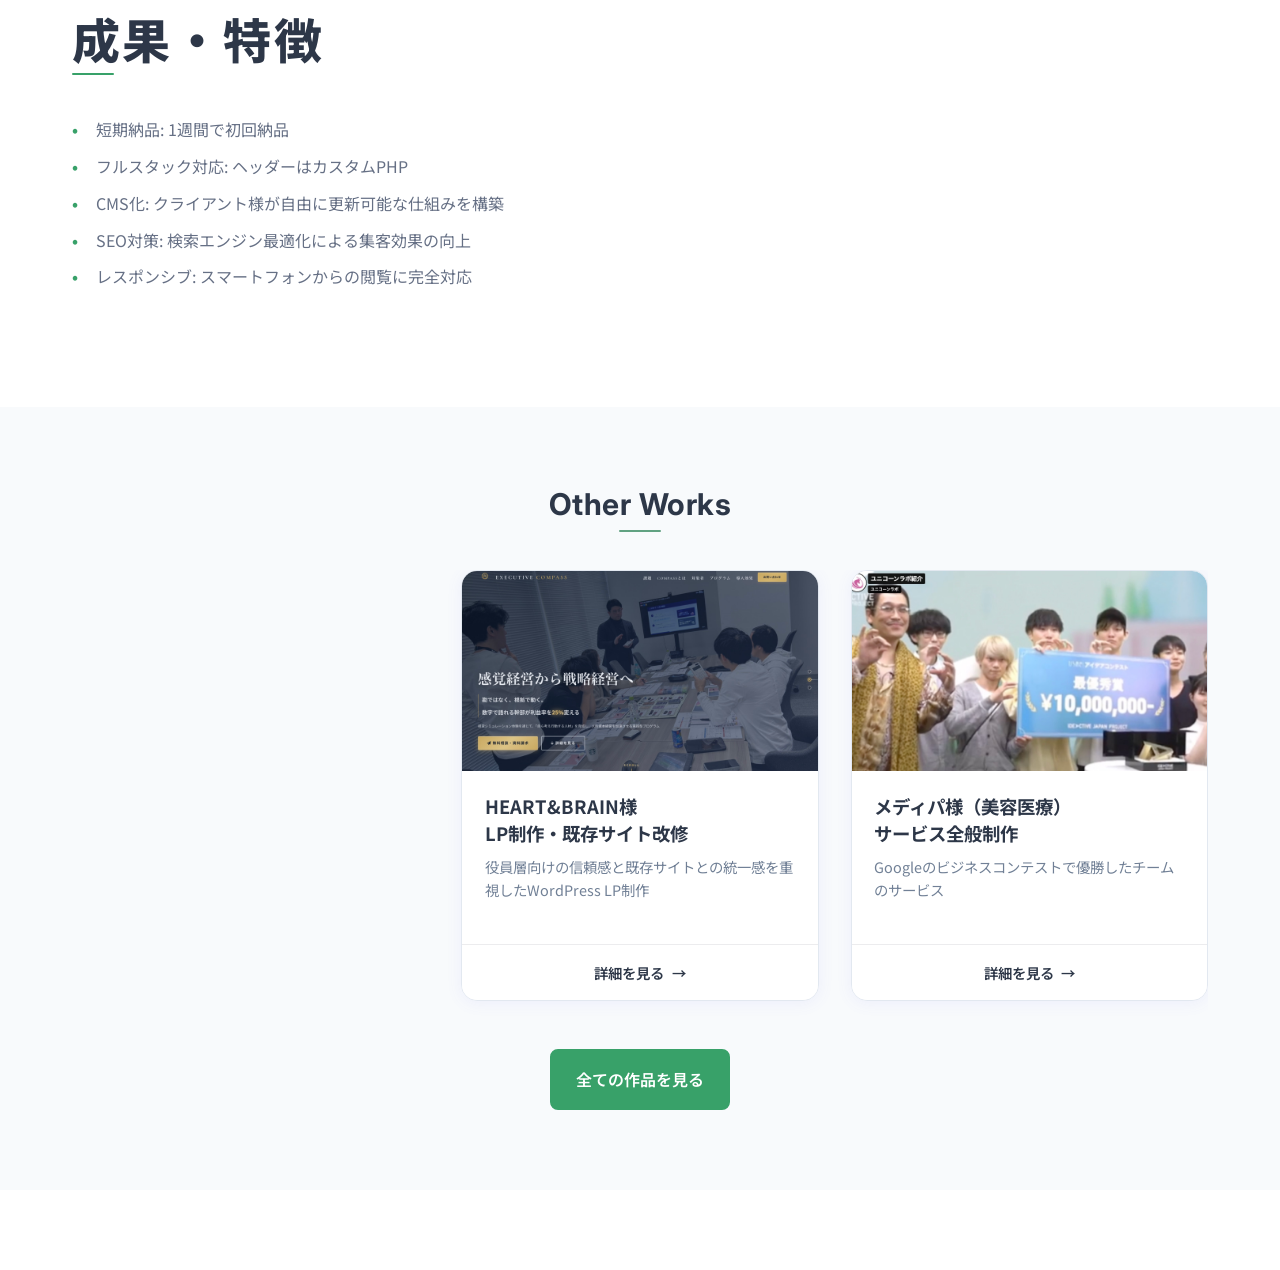
<file: work9.html>
<!DOCTYPE html>
<html lang="ja">
<head>
    <meta charset="UTF-8">
    <meta name="viewport" content="width=device-width, initial-scale=1.0">
    <title>串かつ さじろう様 ホームページリニューアル | 太田三一斗 Portfolio</title>
    <meta name="description" content="串かつ さじろう様の飲食店ホームページリニューアルプロジェクトの詳細をご紹介します。">
    
    <!-- Google tag (gtag.js) -->
    <script async src="https://www.googletagmanager.com/gtag/js?id=G-WNMP1BCECG"></script>
    <script>
      window.dataLayer = window.dataLayer || [];
      function gtag(){dataLayer.push(arguments);}
      gtag('js', new Date());
      gtag('config', 'G-WNMP1BCECG');
    </script>
    
    <!-- Google Fonts -->
    <link rel="preconnect" href="https://fonts.googleapis.com">
    <link rel="preconnect" href="https://fonts.gstatic.com" crossorigin>
    <link href="https://fonts.googleapis.com/css2?family=Inter:wght@300;400;500;600;700&family=Noto+Sans+JP:wght@300;400;500;600;700&display=swap" rel="stylesheet">
    
    <!-- CSS -->
    <link rel="stylesheet" href="css/reset/reset.css">
    <link rel="stylesheet" href="css/style.css">
    <link rel="stylesheet" href="css/work.css">
    <link rel="icon" href="images/icons8-calla-lily-64 (1).png" type="image/png">
</head>
<body>
    <!-- ヘッダーナビゲーション -->
    <header class="header">
        <nav class="nav-container">
            <div class="nav-brand">
                <a href="index.html" class="brand-link">
                    <img src="./images/headerlogo.png" alt="Mihito Oota" class="brand-logo">
                </a>
            </div>
            <ul class="nav-list">
                <li class="nav-item">
                    <a href="index.html#works" class="nav-link active">Works</a>
                </li>
                <li class="nav-item">
                    <a href="index.html#voice" class="nav-link">Voice</a>
                </li>
                <li class="nav-item">
                    <a href="index.html#personal" class="nav-link">Personal</a>
                </li>
                <li class="nav-item">
                    <a href="index.html#career" class="nav-link">Career</a>
                </li>
                <li class="nav-item">
                    <a href="index.html#pricing" class="nav-link">Pricing</a>
                </li>
            </ul>
            <div class="header-contact-actions" aria-label="連絡先">
                <button type="button" class="header-contact-icon header-chatwork copy-target" data-copy="1oneyidsbboz0" aria-label="Chatwork IDをコピー">
                    <img src="images/chatwork-header-icon.png" alt="" class="chatwork-logo-img">
                    <span class="copy-hint">Copied!</span>
                </button>
                <a href="mailto:claudemonet0505@gmail.com" class="header-contact-icon" aria-label="メールで連絡">
                    <img src="images/gmail.svg" alt="" class="mail-icon-img">
                </a>
            </div>
            <button class="nav-toggle" aria-label="メニューを開く">
                <span class="hamburger-line"></span>
                <span class="hamburger-line"></span>
                <span class="hamburger-line"></span>
            </button>
        </nav>
    </header>


    <!-- メインコンテンツ -->
    <main class="work-detail">
        <!-- プロジェクトヘッダー -->
        <section class="work-hero">
            <div class="container">
                <div class="work-hero-content">
                    <h1 class="work-title">串かつ さじろう様 ホームページリニューアル</h1>
                    <p class="work-subtitle">トップページ含む全6ページをフルスタック実装まで担当</p>
                    <div class="work-meta">
                        <div class="work-tags">
                            <span class="tag">Web制作</span>
                            <span class="tag">WordPress</span>
                            <span class="tag">フルスタック</span>
                            <span class="tag">PHP</span>
                        </div>
                        <div class="work-url">
                            <a href="https://kushikatsu.sajiro.fun/" class="btn-rich" target="_blank" rel="noopener">
                                サイトを見る
                            </a>
                        </div>
                    </div>
                </div>
            </div>
        </section>

        <!-- プロジェクト画像 -->
        <section class="work-image-section">
            <div class="container">
                <div class="work-image-container">
                    <img src="./images/kushikatsu-sajiro.jpg" alt="串かつ さじろう様 ホームページリニューアル" class="work-main-image">
                </div>
            </div>
        </section>

        <!-- プロジェクト詳細 -->
        <section class="work-content">
            <div class="container">
                <div class="work-content-grid">
                    <!-- メインコンテンツ -->
                    <div class="work-main-content">
                        <div class="content-section">
                            <h2 class="content-title">概要</h2>
                            <p class="content-text">
                                串かつ店「さじろう」様のホームページリニューアルプロジェクトです。
                                全6ページのコーディングから実装まで一貫して担当いたしました。
                                セキュリティ対策やSEO対策も実施しました。
                            </p>
                        </div>

                        <div class="content-section">
                            <h2 class="content-title">目的</h2>
                            <p class="content-text">
                                旧サイトからリニューアルを行い、集客を目的としています。
                            </p>
                        </div>

                        <div class="content-section">
                            <h2 class="content-title">ターゲット</h2>
                            <ul class="content-list">
                        
                                <li>串かつを楽しみたい地元の方々</li>
                                <li>グルメ情報を探している方々</li>
                            </ul>
                        </div>

                        <div class="content-section">
                            <h2 class="content-title">実装内容</h2>
                            <ul class="content-list">
                                <li>トップページ含む全6ページをデザイン～フルスタック実装まで担当</li>
                                <li>コーディング（HTML/CSS/JavaScript/PHP）→ WordPress化</li>
                                <li>PHPによるカスタム投稿・ヘッダー構築、SEO内部構造を実装</li>
                                <li>レスポンシブ設計、フォーム、Googleマップ連携、更新可能なCMS設計</li>
                            </ul>
                        </div>

                        <div class="content-section">
                            <h2 class="content-title">技術仕様</h2>
                            <div class="tech-grid">
                                <div class="tech-item">
                                    <h3 class="tech-category">CMS</h3>
                                    <p class="tech-detail">WordPress</p>
                                </div>
                                <div class="tech-item">
                                    <h3 class="tech-category">フロントエンド</h3>
                                    <p class="tech-detail">HTML5, CSS3, JavaScript</p>
                                </div>
                                <div class="tech-item">
                                    <h3 class="tech-category">バックエンド</h3>
                                    <p class="tech-detail">PHP, カスタム投稿</p>
                                </div>
                                <div class="tech-item">
                                    <h3 class="tech-category">機能</h3>
                                    <p class="tech-detail">レスポンシブ, フォーム, マップ連携</p>
                                </div>
                            </div>
                        </div>

                        <div class="content-section">
                            <h2 class="content-title">デザイン・UI/UX</h2>
                            <p class="content-text">
                              導線として、右下に電話がかけられるボタンとインスタのボタンを設置しました。
                            </p>
                        </div>

                        <div class="content-section">
                            <h2 class="content-title">成果・特徴</h2>
                            <ul class="content-list">
                                <li><strong>短期納品:</strong> 1週間で初回納品</li>
                                <li><strong>フルスタック対応:</strong> ヘッダーはカスタムPHP</li>
                                <li><strong>CMS化:</strong> クライアント様が自由に更新可能な仕組みを構築</li>
                                <li><strong>SEO対策:</strong> 検索エンジン最適化による集客効果の向上</li>
                                <li><strong>レスポンシブ:</strong> スマートフォンからの閲覧に完全対応</li>
                            </ul>
                        </div>
                    </div>

                    <!-- サイドバー -->
                    <aside class="work-sidebar">
                        <div class="sidebar-section">
                            <h3 class="sidebar-title">プロジェクト情報</h3>
                            <dl class="project-details">
                                <dt>クライアント</dt>
                                <dd>串かつ さじろう様</dd>
                                
                                <dt>期間</dt>
                                <dd>現在も保守管理中</dd>
                                
                                <dt>役割</dt>
                                <dd>フルスタック開発・SEO対策</dd>
                                
                                <dt>使用技術</dt>
                                <dd>WordPress, HTML5, CSS3, JavaScript, PHP</dd>
                                
                                <dt>ページ数</dt>
                                <dd>6ページ</dd>
                            </dl>
                        </div>

                        <div class="sidebar-section">
                            <h3 class="sidebar-title">関連リンク</h3>
                            <div class="related-links">
                                <a href="https://kushikatsu.sajiro.fun/" class="related-link" target="_blank" rel="noopener">
                                    公開サイト
                                </a>
                            </div>
                        </div>
                    </aside>
                </div>
            </div>
        </section>

        <!-- 他の作品（JavaScriptで自動生成） -->
        <section class="related-works">
            <div class="container">
                <h2 class="section-title">Other Works</h2>
                <div class="slider-container">
                    <div class="related-works-grid">
                        <!-- JavaScriptで自動生成されます -->
                    </div>
                </div>
                <div class="back-to-works">
                    <a href="index.html#works" class="btn btn-primary">全ての作品を見る</a>
                </div>
            </div>
        </section>
    </main>

    <!-- フッター -->
    <script src="js/script.js"></script>
</body>
</html>
</file>
<file: css/style.css>
/* ===== 新デザインシステム CSS ===== */

/* ===== CSS Variables ===== */
:root {
  /* カラーパレット */
  --color-white: #FFFFFF;
  --color-light-gray: #F7FAFC;
  --color-cool-gray: #E2E8F0;
  --color-warm-gray: #718096;
  --color-charcoal: #2D3748;

  /* グリーンアクセント */
  --color-primary-green: #38A169;
  --color-dark-green: #2F855A;

  /* フォントファミリー */
  --font-primary: 'Noto Sans JP', 'Hiragino Kaku Gothic ProN', 'Hiragino Sans', Meiryo, sans-serif;
  --font-english: 'Inter', 'Segoe UI', Tahoma, Geneva, Verdana, sans-serif;

  /* フォントサイズ */
  --text-4xl: 2.25rem; /* 36px */
  --text-3xl: 1.875rem; /* 30px */
  --text-2xl: 1.5rem; /* 24px */
  --text-xl: 1.25rem; /* 20px */
  --text-lg: 1.125rem; /* 18px */
  --text-base: 1rem; /* 16px */
  --text-sm: 0.875rem; /* 14px */

  /* スペーシング */
  --space-1: 0.25rem; /* 4px */
  --space-2: 0.5rem; /* 8px */
  --space-4: 1rem; /* 16px */
  --space-6: 1.5rem; /* 24px */
  --space-8: 2rem; /* 32px */
  --space-12: 3rem; /* 48px */
  --space-16: 4rem; /* 64px */
  --space-20: 5rem; /* 80px */

  /* その他 */
  --border-radius: 12px;
  --border-radius-sm: 8px;
  --transition: all 0.3s cubic-bezier(0.4, 0, 0.2, 1);
  --shadow-sm: 0 4px 6px rgba(0, 0, 0, 0.05);
  --shadow-lg: 0 12px 24px rgba(0, 0, 0, 0.15);
}

/* ===== Base Styles ===== */
* {
  box-sizing: border-box;
}

html {
  scroll-behavior: smooth;
  overflow-x: hidden; /* 横スクロールバーを非表示 */
}

body {
  font-family: var(--font-primary);
  font-size: var(--text-base);
  line-height: 1.6;
  color: var(--color-charcoal);
  background-color: var(--color-white);
  margin: 0;
  padding: 0;
  cursor: default;
  overflow-x: hidden; /* 横スクロールバーを非表示 */
  width: 100%;
}

a:hover,
button:hover {
  cursor: pointer;
}

@media (hover: hover) and (pointer: fine) {
  body.custom-cursor-enabled,
  body.custom-cursor-enabled * {
    cursor: none !important;
  }
}

#art-cursor {
  position: fixed;
  top: 0;
  left: 0;
  width: 7px;
  height: 7px;
  pointer-events: none;
  z-index: 9999;
  border: none;
  border-radius: 50%;
  background: #1f8a5b;
  box-shadow: 0 0 0 1px rgba(255, 255, 255, 0.55);
  transition:
    width 0.22s cubic-bezier(0.2, 0.8, 0.2, 1),
    height 0.22s cubic-bezier(0.2, 0.8, 0.2, 1),
    background 0.22s ease,
    box-shadow 0.22s ease,
    opacity 0.25s ease;
  mix-blend-mode: normal;
  display: flex;
  align-items: center;
  justify-content: center;
  opacity: 0;
  transform: translate3d(-50%, -50%, 0) scale(0.8);
}

#art-cursor::after {
  content: '';
  position: absolute;
  left: 50%;
  top: 50%;
  width: 36px;
  height: 36px;
  transform: translate(-50%, -50%);
  border-radius: 50%;
  border: 1.5px solid rgba(31, 138, 91, 0.32);
  background: transparent;
  transition:
    width 0.3s cubic-bezier(0.2, 0.8, 0.2, 1),
    height 0.3s cubic-bezier(0.2, 0.8, 0.2, 1),
    border-color 0.3s ease,
    background 0.3s ease;
}

#art-cursor.is-hover {
  width: 5px;
  height: 5px;
  background: #1f8a5b;
  box-shadow: 0 0 0 1px rgba(255, 255, 255, 0.55);
}

#art-cursor.is-hover::after {
  width: 52px;
  height: 52px;
  border-color: rgba(31, 138, 91, 0.5);
  background: rgba(31, 138, 91, 0.06);
}

.container {
  max-width: 1200px;
  margin: 0 auto;
  padding: 0 var(--space-8);
}

/* ===== ヘッダーナビゲーション ===== */
.header {
  position: fixed;
  top: 18px;
  left: 50%;
  width: min(1180px, calc(100% - 48px));
  transform: translateX(-50%);
  background: rgba(255, 255, 255, 0.94);
  backdrop-filter: blur(18px);
  border: 1px solid rgba(226, 232, 240, 0.72);
  border-radius: 999px;
  box-shadow: 0 18px 44px rgba(15, 23, 42, 0.09);
  z-index: 1000;
  overflow: visible;
  transition: background 0.28s ease, border-color 0.28s ease, box-shadow 0.28s ease, backdrop-filter 0.28s ease, width 0.28s ease, top 0.28s ease;
}

.header.is-transparent {
  background: transparent;
  border-color: transparent;
  box-shadow: none;
  backdrop-filter: none;
}

.header.is-transparent .nav-link {
  color: rgba(255, 255, 255, 0.94);
  text-shadow: 0 1px 12px rgba(15, 23, 42, 0.34);
}

.header.is-transparent .nav-link:hover {
  color: #ffffff;
  background: rgba(255, 255, 255, 0.16);
}

.header.is-transparent .nav-link.active {
  color: #ffffff;
  background: transparent;
}

.header.is-transparent .brand-logo {
  filter: drop-shadow(0 6px 14px rgba(15, 23, 42, 0.25));
}

.header.is-transparent .header-contact-icon {
  background: #ffffff;
  border-color: rgba(255, 255, 255, 0.88);
  box-shadow: 0 12px 28px rgba(15, 23, 42, 0.16);
}

.nav-container {
  display: grid;
  grid-template-columns: auto 1fr auto;
  align-items: center;
  min-height: 62px;
  padding: 6px 24px;
  width: 100%;
  max-width: none;
  margin: 0 auto;
}

.nav-brand {
  justify-self: start;
}

.nav-overlay {
  display: none;
}

.nav-brand .brand-link {
  font-family: var(--font-english);
  font-size: var(--text-xl);
  font-weight: 700;
  color: var(--color-charcoal);
  text-decoration: none;
  transition: var(--transition);
  display: inline-block;
}

.nav-brand .brand-link:hover {
  color: var(--color-primary-green);
  transform: scale(1.05);
}

.brand-logo {
  height: 56px;
  width: auto;
  display: block;
  transition: var(--transition);
  filter: drop-shadow(0 2px 4px rgba(0, 0, 0, 0.1));
}

.brand-logo:hover {
  filter: drop-shadow(0 4px 8px rgba(0, 0, 0, 0.15));
}

.nav-list {
  display: flex;
  list-style: none;
  justify-self: end;
  margin: 0 12px 0 auto;
  padding: 0;
  gap: clamp(1rem, 2.1vw, 2rem);
  white-space: nowrap;
}

.nav-link {
  font-weight: 500;
  color: var(--color-charcoal);
  text-decoration: none;
  padding: 7px 13px;
  border-radius: var(--border-radius-sm);
  transition: var(--transition);
}

.nav-link:hover,
.nav-link.active {
  color: var(--color-primary-green);
}

.nav-link:hover {
  background-color: rgba(56, 161, 105, 0.1);
}

/* Pricing を少しだけ左へ寄せる */
.nav-list .nav-item:last-child {
  margin-left: -0.45rem;
}

.header-contact-actions {
  display: flex;
  align-items: center;
  gap: 8px;
  justify-self: end;
  margin-left: 0;
  flex-wrap: nowrap;
  white-space: nowrap;
}

.header-contact-icon {
  width: 40px;
  height: 40px;
  flex: 0 0 40px;
  display: inline-flex;
  align-items: center;
  justify-content: center;
  appearance: none;
  border: 1px solid rgba(56, 161, 105, 0.3);
  border-radius: 999px;
  background: #ffffff;
  color: #276749;
  font-family: var(--font-english);
  font-size: 0.72rem;
  font-weight: 800;
  text-decoration: none;
  letter-spacing: 0.02em;
  line-height: 1;
  box-shadow: 0 10px 24px rgba(15, 23, 42, 0.08);
  transition: var(--transition);
  position: relative;
  overflow: visible;
}

.header-contact-icon:hover {
  transform: translateY(-2px);
  border-color: rgba(56, 161, 105, 0.55);
  box-shadow: 0 16px 30px rgba(15, 23, 42, 0.12);
}

.header-contact-icon img {
  width: 26px;
  height: 26px;
  object-fit: contain;
  display: block;
}

.header-contact-icon .mail-icon-img {
  width: 24px;
  height: 24px;
}

.header-chatwork {
  width: 40px;
  flex-basis: 40px;
  padding: 0;
  border-radius: 999px;
  background: #ffffff;
  overflow: visible;
}

.header-chatwork .chatwork-logo-img {
  width: 27px;
  height: 27px;
  object-fit: contain;
  object-position: center;
  border-radius: 0;
}

.header-contact-icon .copy-hint {
  position: absolute;
  opacity: 0;
  pointer-events: none;
  left: 50%;
  right: auto;
  bottom: -28px;
  transform: translate(-50%, 4px);
  color: #276749;
  background: #ffffff;
  border: 1px solid rgba(56, 161, 105, 0.18);
  border-radius: 999px;
  padding: 2px 8px;
  white-space: nowrap;
  box-shadow: 0 8px 18px rgba(15, 23, 42, 0.12);
}

.nav-toggle {
  display: none;
  flex-direction: column;
  justify-content: center;
  align-items: center;
  background: none;
  border: none;
  cursor: pointer;
  padding: 8px;
  width: 40px;
  height: 40px;
  position: relative;
  z-index: 2001;
  transition: all 0.3s ease;
}

.nav-toggle:hover {
  opacity: 0.8;
}

.hamburger-line {
  width: 24px;
  height: 2.5px;
  background: var(--color-charcoal);
  margin: 3px 0;
  transition: all 0.3s cubic-bezier(0.68, -0.55, 0.265, 1.55);
  border-radius: 2px;
  position: relative;
}

/* ハンバーガーメニューがアクティブな時のアニメーション（Xに変わる） */
.nav-toggle.active .hamburger-line:nth-child(1) {
  transform: rotate(45deg) translate(6px, 6px);
  background: var(--color-primary-green);
}

.nav-toggle.active .hamburger-line:nth-child(2) {
  opacity: 0;
  transform: translateX(-10px);
}

.nav-toggle.active .hamburger-line:nth-child(3) {
  transform: rotate(-45deg) translate(6px, -6px);
  background: var(--color-primary-green);
}


/* ===== セクション共通 ===== */
.section-header {
  text-align: center;
  margin-bottom: var(--space-16);
  position: relative;
  padding: var(--space-12) 0;
}

.section-title {
  font-family: var(--font-english);
  font-size: var(--text-4xl);
  font-weight: 700;
  color: var(--color-charcoal);
  margin-bottom: var(--space-4);
  position: relative;
  z-index: 2;
}

.section-title::after {
  content: '';
  position: absolute;
  bottom: -8px;
  left: 50%;
  transform: translateX(-50%);
  width: 60px;
  height: 3px;
  background: var(--color-primary-green);
  border-radius: 2px;
}

.section-subtitle {
  font-size: var(--text-lg);
  color: #4b5563;
  max-width: 720px;
  margin: 0 auto;
  line-height: 1.8;
  font-weight: 700;
  letter-spacing: 0.01em;
  position: relative;
  z-index: 2;
}

/* マーキー背景テキスト（画面全体） */
.marquee-bg {
  position: absolute;
  top: 50%;
  left: 50%;
  width: 100vw;
  transform: translate(-50%, -50%);
  overflow: hidden;
  pointer-events: none;
  z-index: 1;
}

.marquee-text {
  display: flex;
  white-space: nowrap;
  will-change: transform;
  animation: marquee 12s linear infinite;
}

.marquee-text span {
  font-family: 'Inter', sans-serif;
  font-size: 12vw;
  font-weight: 900;
  color: rgba(56, 161, 105, 0.18);
  text-transform: uppercase;
  letter-spacing: 0.02em;
  padding-right: 0.3em;
  flex-shrink: 0;
}

@keyframes marquee {
  0% { transform: translate3d(0, 0, 0); }
  100% { transform: translate3d(-50%, 0, 0); }
}

/* モーション軽減設定 */
@media (prefers-reduced-motion: reduce) {
  .marquee-text {
    animation: none;
  }
}

/* ===== VOICEセクション ===== */
.voice-section {
  background:
    linear-gradient(180deg, #f8fafc 0%, #ffffff 100%);
  padding: var(--space-20) 0;
  overflow: hidden;
}

.voice-section .container {
  max-width: none;
  padding-left: 0;
  padding-right: 0;
}

.voice-section .section-header {
  max-width: 1180px;
  margin-left: auto;
  margin-right: auto;
  padding-left: var(--space-8);
  padding-right: var(--space-8);
}

.voice-showcase {
  max-width: min(1380px, calc(100vw - 48px));
  margin: 0 auto;
  position: relative;
  display: flex;
  flex-direction: column;
  gap: clamp(28px, 3.4vw, 44px);
}

/* 大きく見せる2枚（静止） */
.voice-featured {
  width: min(1000px, calc(100vw - 40px));
  margin: 0 auto;
  display: grid;
  grid-template-columns: 1fr;
  gap: clamp(18px, 2vw, 26px);
  align-items: stretch;
}

.voice-featured-card {
  margin: 0;
  border-radius: 20px;
  overflow: hidden;
  background: #ffffff;
  border: 1px solid rgba(20, 23, 28, 0.08);
  box-shadow: 0 24px 60px rgba(15, 23, 42, 0.12);
  transition: transform 0.4s cubic-bezier(0.2, 0.8, 0.2, 1), box-shadow 0.4s ease;
}

.voice-featured-card:hover {
  transform: translateY(-6px);
  box-shadow: 0 34px 74px rgba(15, 23, 42, 0.17);
}

.voice-featured-card img {
  width: 100%;
  display: block;
  height: auto;
}

/* V1 を額縁風に強調 */
.voice-featured-card.voice-frame {
  padding: 14px;
  border: 1px solid rgba(20, 23, 28, 0.1);
  box-shadow: 0 16px 40px rgba(15, 23, 42, 0.1);
}

.voice-featured-card.voice-frame img {
  border-radius: 6px;
}

@media (max-width: 760px) {
  .voice-featured {
    grid-template-columns: 1fr;
    width: min(100%, calc(100vw - 32px));
  }
}

.voice-proof-card {
  margin: 0;
  padding: clamp(14px, 1.6vw, 22px);
  border-radius: 24px;
  background:
    linear-gradient(180deg, rgba(255, 255, 255, 0.98) 0%, rgba(248, 250, 252, 0.96) 100%);
  border: 1px solid rgba(47, 133, 90, 0.14);
  box-shadow: 0 28px 70px rgba(15, 23, 42, 0.12);
  overflow: hidden;
  position: relative;
}

.voice-proof-card::before {
  display: none;
}

.voice-proof-card img,
.voice-mini-card img {
  width: 100%;
  display: block;
  height: auto;
  border-radius: 14px;
  background: #ffffff;
}

.voice-feature-row {
  display: grid;
  grid-template-columns: minmax(0, 1fr);
  gap: clamp(18px, 2.2vw, 28px);
  align-items: center;
  width: min(1180px, calc(100vw - 48px));
  margin: 0 auto;
}

.voice-feature-card {
  display: flex;
  flex-direction: column;
  justify-content: center;
  min-height: auto;
}

.voice-feature-card img {
  box-shadow: 0 14px 32px rgba(15, 23, 42, 0.08);
}

.voice-feature-card-compact {
  width: min(920px, 76%);
  align-self: center;
  padding: clamp(10px, 1.2vw, 14px);
  opacity: 0.96;
}

.voice-feature-card-wide {
  width: 100%;
  max-width: 1180px;
  align-self: center;
  padding: clamp(12px, 1.5vw, 18px);
  transform: none;
  z-index: 1;
}

.voice-feature-card-wide img {
  border-radius: 16px;
  box-shadow: 0 22px 54px rgba(15, 23, 42, 0.13);
}

.voice-flow {
  position: relative;
  display: flex;
  flex-direction: column;
  gap: 18px;
  width: 100vw;
  margin-left: calc(50% - 50vw);
  padding: 8px 0 18px;
}

.voice-flow::before {
  display: none;
}

.voice-flow-row {
  overflow: hidden;
  mask-image: linear-gradient(90deg, transparent 0%, #000 10%, #000 90%, transparent 100%);
  -webkit-mask-image: linear-gradient(90deg, transparent 0%, #000 10%, #000 90%, transparent 100%);
}

.voice-flow-track {
  display: flex;
  align-items: center;
  gap: 24px;
  width: max-content;
  will-change: transform;
}

.voice-flow-track-left {
  animation: voiceMarqueeLeft 54s linear infinite;
}

.voice-flow-track-right {
  animation: voiceMarqueeRight 58s linear infinite;
}

.voice-flow:hover .voice-flow-track {
  animation-play-state: paused;
}

.voice-mini-card {
  flex: 0 0 clamp(560px, 46vw, 760px);
  margin: 0;
  padding: 12px;
  border-radius: 18px;
  background:
    linear-gradient(180deg, rgba(255, 255, 255, 0.98), rgba(248, 251, 248, 0.95));
  border: 1px solid rgba(47, 133, 90, 0.12);
  box-shadow: 0 18px 44px rgba(15, 23, 42, 0.08);
  transform: translateZ(0);
}

.voice-mini-card-wide {
  flex-basis: clamp(620px, 48vw, 860px);
}

.voice-mini-card-rating {
  flex-basis: clamp(620px, 48vw, 860px);
}

.voice-mini-card-featured {
  flex-basis: clamp(700px, 58vw, 960px);
  border: 1.5px solid rgba(31, 138, 91, 0.55);
  background: #ffffff;
  box-shadow: 0 8px 22px rgba(15, 23, 42, 0.07);
}

@keyframes voiceMarqueeLeft {
  from {
    transform: translateX(0);
  }
  to {
    transform: translateX(calc(-50% - 8px));
  }
}

@keyframes voiceMarqueeRight {
  from {
    transform: translateX(calc(-50% - 8px));
  }
  to {
    transform: translateX(0);
  }
}

@media (prefers-reduced-motion: reduce) {
  .voice-flow-track {
    animation: none;
    transform: none;
  }
}

@media (max-width: 980px) {
  .voice-showcase {
    max-width: min(100%, calc(100vw - 32px));
  }

  .voice-feature-row {
    grid-template-columns: 1fr;
    width: min(100%, calc(100vw - 32px));
  }
}

@media (max-width: 640px) {
  .voice-section .section-header {
    padding-left: var(--space-4);
    padding-right: var(--space-4);
  }

  .voice-proof-card {
    border-radius: 18px;
    padding: 10px;
  }

  .voice-feature-row {
    grid-template-columns: 1fr;
    width: min(100%, calc(100vw - 24px));
  }

  .voice-feature-card {
    min-height: auto;
  }

  .voice-feature-card-compact {
    width: 100%;
  }

  .voice-feature-card-wide {
    transform: none;
  }

  .voice-flow-row {
    mask-image: linear-gradient(90deg, transparent 0%, #000 6%, #000 94%, transparent 100%);
    -webkit-mask-image: linear-gradient(90deg, transparent 0%, #000 6%, #000 94%, transparent 100%);
  }

  .voice-mini-card {
    flex-basis: 420px;
  }

  .voice-mini-card-wide {
    flex-basis: 420px;
  }

  .voice-mini-card-rating {
    flex-basis: 420px;
  }
}

/* ===== WORKSセクション ===== */
.works-section {
  background: var(--color-white);
  padding: var(--space-20) 0;
}

.works-grid {
  display: grid;
  grid-template-columns: repeat(auto-fit, minmax(350px, 1fr));
  gap: var(--space-8);
  margin-top: var(--space-12);
}

.work-card {
  background: var(--color-white);
  border-radius: var(--border-radius);
  box-shadow: var(--shadow-sm);
  border: 1px solid var(--color-cool-gray);
  transition: var(--transition);
  overflow: hidden;
  display: flex;
  flex-direction: column;
  height: 100%;
}

.work-card:hover {
  transform: translateY(-4px);
  box-shadow: var(--shadow-lg);
  border-color: var(--color-primary-green);
}

/* 詳細リンクホバー時はオーバーレイを非表示 */
.work-card:has(.work-detail-link:hover) .work-overlay {
  opacity: 0 !important;
  pointer-events: none;
}

.work-image {
  position: relative;
  overflow: hidden;
  aspect-ratio: 16/10;
  border-radius: var(--border-radius) var(--border-radius) 0 0;
}

.work-image img {
  width: 100%;
  height: 100%;
  object-fit: cover;
  transition: var(--transition);
}

.work-overlay {
  position: absolute;
  top: 0;
  left: 0;
  width: 100%;
  height: 100%;
  /* カードhover時の背景色あり（ユーザー要望） */
  background: rgba(56, 161, 105, 0.85);
  display: flex;
  align-items: center;
  justify-content: center;
  opacity: 0;
  transition: var(--transition);
}

.work-card:hover .work-overlay {
  opacity: 1;
}

.work-card:hover .work-image img {
  transform: scale(1.05);
}

.work-link {
  display: inline-flex;
  align-items: center;
  justify-content: center;
  gap: 0.6em;
  /* オーバーレイ上でも常に視認できる配色 */
  color: #166534;
  font-weight: 600;
  text-decoration: none;
  padding: 1em 2.2em;
  border: 1px solid rgba(255, 255, 255, 0.85);
  border-radius: 4px;
  background: rgba(255, 255, 255, 0.92);
  backdrop-filter: blur(6px);
  transition:
    transform 0.35s cubic-bezier(.2,.8,.2,1),
    box-shadow 0.35s cubic-bezier(.2,.8,.2,1),
    border-color 0.35s cubic-bezier(.2,.8,.2,1),
    color 0.25s ease,
    background-color 0.25s ease;
  text-align: center;
  font-size: 0.9rem;
  letter-spacing: 0.12em;
  text-transform: uppercase;
  position: relative;
  overflow: hidden;
}

/* 斜めワイプで塗りが入る */
.work-link::before {
  content: '';
  position: absolute;
  top: 0;
  left: -20%;
  width: 140%;
  height: 100%;
  /* ホバー時の塗りは“濃色”にしてオーバーレイ上でも埋もれない */
  background: linear-gradient(135deg, rgba(13, 13, 13, 0.95) 0%, rgba(22, 101, 52, 0.95) 100%);
  transform: translateX(-110%) skewX(-18deg);
  transition: transform 0.55s cubic-bezier(.77,0,.18,1);
  z-index: -1;
}

.work-link:hover::before {
  transform: translateX(0) skewX(-18deg);
}

/* 矢印アイコン */
.work-link::after {
  content: '↗';
  font-size: 1em;
  opacity: 0;
  transform: translateX(-10px) translateY(10px) rotate(-20deg);
  transition: transform 0.35s cubic-bezier(.2,.8,.2,1), opacity 0.25s ease;
}

.work-link:hover {
  color: #ffffff;
  border-color: rgba(255, 255, 255, 0.25);
  transform: translateY(-3px);
  box-shadow:
    0 14px 40px rgba(0, 0, 0, 0.28),
    0 0 0 1px rgba(255, 255, 255, 0.14) inset;
}

.work-link:hover::after {
  opacity: 1;
  transform: translateX(0) translateY(0) rotate(0deg);
}

.work-link:focus-visible {
  outline: 3px solid rgba(255, 255, 255, 0.75);
  outline-offset: 3px;
}

/* カード下部の詳細リンク */
.work-detail-link {
  display: flex;
  align-items: center;
  justify-content: center;
  gap: 0.5em;
  padding: var(--space-4) var(--space-6);
  background: linear-gradient(135deg, #f8f9fa 0%, #e9ecef 100%);
  color: var(--color-charcoal);
  text-decoration: none;
  font-weight: 600;
  font-size: 0.95rem;
  letter-spacing: 0.03em;
  border-radius: 0 0 var(--border-radius) var(--border-radius);
  transition: all 0.3s ease;
  border-top: 1px solid rgba(0, 0, 0, 0.05);
  position: relative;
  overflow: hidden;
}

.work-detail-link::before {
  content: '';
  position: absolute;
  top: 0;
  left: -100%;
  width: 100%;
  height: 100%;
  background: linear-gradient(135deg, var(--color-primary-green) 0%, #2f855a 100%);
  transition: left 0.3s ease;
  z-index: 0;
}

.work-detail-link:hover::before {
  left: 0;
}

.work-detail-link span {
  position: relative;
  z-index: 1;
}

.work-detail-link:hover {
  color: var(--color-white);
}

.work-detail-link span:last-child {
  transition: transform 0.3s ease;
}

.work-detail-link:hover span:last-child {
  transform: translateX(4px);
}

.work-content {
  padding: var(--space-6);
  flex-grow: 1;
  display: flex;
  flex-direction: column;
}

.work-title {
  font-size: var(--text-xl);
  font-weight: 600;
  color: var(--color-charcoal);
  margin-bottom: var(--space-4);
  line-height: 1.4;
}

.work-description {
  color: var(--color-warm-gray);
  margin-bottom: var(--space-4);
  line-height: 1.6;
}

.work-tags {
  display: flex;
  flex-wrap: wrap;
  gap: var(--space-2);
  margin-top: auto;
  min-height: 76px;
  align-content: flex-start;
  align-items: flex-start;
}

.tag {
  background: rgba(56, 161, 105, 0.1);
  color: var(--color-primary-green);
  padding: var(--space-1) var(--space-4);
  border-radius: 20px;
  font-size: var(--text-sm);
  font-weight: 500;
}

.timeline {
  position: relative;
  padding-left: var(--space-8);
}

/* ベースの線（グレー） */
.timeline::before {
  content: '';
  position: absolute;
  left: 0;
  top: 0;
  bottom: 0;
  width: 2px;
  background: var(--color-cool-gray); /* グレーに変更 */
  z-index: 0;
}

/* 進行バー（緑） */
.timeline::after {
  content: '';
  position: absolute;
  left: 0;
  top: 0;
  width: 2px;
  height: 0; /* JSで制御 */
  background: var(--color-primary-green);
  z-index: 1;
  transition: height 0.1s linear;
}

.timeline-item {
  position: relative;
  margin-bottom: var(--space-8);
  transition: opacity 0.5s ease;
}

/* ドット（初期状態：グレー） */
.timeline-item::before {
  content: '';
  position: absolute;
  left: -43.5px; /* 0.5px右に調整 */
  top: 0;
  width: 16px; /* 12pxから拡大 */
  height: 16px; /* 12pxから拡大 */
  background: var(--color-cool-gray);
  border-radius: 50%;
  border: 4px solid var(--color-white); /* 枠線も少し太く */
  z-index: 2;
  transition: background 0.3s ease, transform 0.3s ease;
}

/* アクティブなドット（緑） */
.timeline-item.active::before {
  background: var(--color-primary-green);
  transform: scale(1.2);
}

.timeline-date {
  font-size: var(--text-sm);
  font-weight: 600;
  color: var(--color-warm-gray); /* 初期グレー */
  margin-bottom: var(--space-2);
  transition: color 0.3s ease;
}

.timeline-item.active .timeline-date {
  color: var(--color-primary-green);
}

.timeline-content h5 {
  font-size: var(--text-lg);
  font-weight: 600;
  color: var(--color-charcoal);
  margin-bottom: var(--space-2);
}

.timeline-content p {
  color: var(--color-warm-gray);
  line-height: 1.6;
  margin: 0;
}

/* ===== CAREERセクション ===== */
.career-section {
  background: linear-gradient(180deg, #ffffff 0%, #f8fafc 100%);
  padding: var(--space-20) 0;
  overflow: hidden;
}

.career-section .timeline-section {
  max-width: 980px;
  margin: 0 auto;
}

.career-section .timeline-content {
  background: rgba(255, 255, 255, 0.92);
  border: 1px solid rgba(56, 161, 105, 0.12);
  border-radius: 16px;
  padding: 1.35rem 1.5rem;
  box-shadow: 0 16px 40px rgba(15, 23, 42, 0.08);
}

.career-section .timeline-content h5 {
  font-size: 1.08rem;
  color: #1a202c;
  margin-bottom: 0.55rem;
}

.career-section .timeline-content p {
  color: #4a5568;
}

/* ===== PRICINGセクション ===== */
.pricing-section {
  background: var(--color-light-gray);
  padding: var(--space-20) 0;
}

.pricing-note {
  font-size: var(--text-sm);
  color: var(--color-warm-gray);
  text-align: center;
  margin-top: var(--space-4);
  font-style: italic;
  position: relative;
  z-index: 2;
}

.pricing-groups {
  max-width: 920px;
  margin: var(--space-16) auto 0;
  display: flex;
  flex-direction: column;
  gap: var(--space-8);
}

.pricing-group {
  position: relative;
}

.pricing-group-title {
  font-size: var(--text-xl);
  font-weight: 800;
  color: #1a202c;
  margin: 0 0 var(--space-4);
}

.pricing-group-label {
  display: inline-flex;
  align-items: center;
  margin: 0 0 var(--space-2);
  padding: 4px 10px;
  border-radius: 999px;
  background: rgba(56, 161, 105, 0.12);
  color: var(--color-dark-green);
  font-size: var(--text-sm);
  font-weight: 800;
}

.pricing-table {
  background: var(--color-white);
  border-radius: var(--border-radius);
  box-shadow: var(--shadow-sm);
  overflow: hidden;
  border: 1px solid var(--color-cool-gray);
}

.pricing-group-featured .pricing-table {
  border-color: rgba(56, 161, 105, 0.35);
  box-shadow: 0 20px 44px rgba(15, 23, 42, 0.1);
}

.pricing-item {
  display: flex;
  justify-content: space-between;
  align-items: flex-start;
  gap: var(--space-8);
  padding: var(--space-6) var(--space-8);
  border-bottom: 1px solid var(--color-cool-gray);
  transition: var(--transition);
}

.pricing-item:last-child {
  border-bottom: none;
}

.pricing-item:hover {
  background: rgba(56, 161, 105, 0.03);
}

.pricing-service {
  font-size: var(--text-lg);
  font-weight: 600;
  color: var(--color-charcoal);
  margin: 0 0 6px;
  flex: 1;
}

.pricing-desc {
  color: var(--color-warm-gray);
  font-size: var(--text-sm);
  line-height: 1.55;
  margin: 0;
}

.pricing-cost {
  font-size: var(--text-xl);
  font-weight: 700;
  color: var(--color-primary-green);
  margin: 0;
  min-width: 180px;
  text-align: right;
  white-space: nowrap;
}

.site-bottom-note {
  margin: var(--space-12) auto 0;
  color: #718096;
  font-family: var(--font-english);
  font-size: 0.84rem;
  text-align: center;
}

/* ===== Design Polish 2026 ===== */
:root {
  --border-radius: 10px;
  --border-radius-sm: 8px;
  --shadow-sm: 0 3px 12px rgba(15, 23, 42, 0.06);
  --shadow-lg: 0 18px 42px rgba(15, 23, 42, 0.1);
}

body {
  color: #243042;
  background: #ffffff;
}

.section-header {
  margin-bottom: 3.5rem;
  padding: 3rem 0;
}

.section-title {
  font-size: clamp(2.2rem, 4vw, 3.25rem);
  font-weight: 700;
  letter-spacing: 0.015em;
  line-height: 1.16;
}

.section-title::after {
  bottom: -10px;
  width: 42px;
  height: 2px;
  background: #2f855a;
  opacity: 0.75;
}

.section-subtitle {
  max-width: 760px;
  color: #4b5563;
  font-size: clamp(1.02rem, 1.2vw, 1.12rem);
  line-height: 1.8;
  font-weight: 600;
  letter-spacing: 0.015em;
}

.marquee-text {
  animation-duration: 28s;
}

.marquee-text span {
  font-size: 7rem;
  color: rgba(47, 133, 90, 0.055);
  letter-spacing: 0;
}

.voice-section,
.works-section,
.career-section,
.pricing-section {
  padding: 4.75rem 0;
}

.voice-proof-card,
.voice-mini-card,
.work-card,
.career-section .timeline-content,
.pricing-table {
  border-color: rgba(15, 23, 42, 0.08);
  box-shadow: 0 10px 28px rgba(15, 23, 42, 0.06);
}

.voice-proof-card {
  border-radius: 16px;
  background: #ffffff;
}

.voice-proof-card img,
.voice-mini-card img {
  border-radius: 12px;
}

.voice-feature-card-wide img,
.voice-feature-card img {
  box-shadow: none;
}

.voice-mini-card {
  padding: 12px;
  border-radius: 14px;
  background: #ffffff;
  border-color: rgba(20, 23, 28, 0.08);
  box-shadow: none;
}

.voice-mini-card.voice-mini-card-featured {
  flex-basis: clamp(700px, 58vw, 960px);
}

.work-card {
  border-radius: 10px;
  box-shadow: 0 5px 18px rgba(15, 23, 42, 0.06);
}

.work-card:hover {
  transform: translateY(-2px);
  box-shadow: 0 14px 34px rgba(15, 23, 42, 0.1);
  border-color: rgba(47, 133, 90, 0.32);
}

.work-image {
  border-radius: 10px 10px 0 0;
}

.work-card:hover .work-image img {
  transform: scale(1.025);
}

.work-overlay {
  background: rgba(15, 23, 42, 0.56);
}

.work-link {
  border-radius: 999px;
  color: #1f2937;
  letter-spacing: 0;
  text-transform: none;
  box-shadow: none;
}

.work-link::before {
  display: none;
}

.work-link:hover {
  color: #ffffff;
  background: #1f2937;
  transform: translateY(-2px);
  box-shadow: 0 12px 28px rgba(15, 23, 42, 0.24);
}

.work-detail-link {
  background: #ffffff;
  border-top: 1px solid rgba(15, 23, 42, 0.08);
  font-size: 0.9rem;
  letter-spacing: 0;
}

.work-detail-link::before {
  background: #1f2937;
}

.tag {
  border-radius: 999px;
  background: rgba(47, 133, 90, 0.09);
  color: #2f855a;
  line-height: 1.25;
  white-space: nowrap;
  padding: 0.42rem 0.92rem;
}

.career-section {
  background: linear-gradient(180deg, #ffffff 0%, #fbfcfd 100%);
}

.career-section .timeline-content {
  border-radius: 12px;
}

.pricing-section {
  background: #f8fafc;
}

.pricing-table {
  border-radius: 12px;
}

.pricing-group-label {
  border-radius: 6px;
  background: rgba(47, 133, 90, 0.1);
}

.pricing-item:hover {
  background: #f9fafb;
}

.content-section .hero-proof-strip {
  border-radius: 18px;
  box-shadow: 0 10px 30px rgba(15, 23, 42, 0.08);
}

.content-section .hero-proof-item {
  min-height: 146px;
  border-radius: 12px;
  box-shadow: none;
  background: #ffffff;
}

.content-section .hero-news {
  border-radius: 14px;
  box-shadow: 0 14px 34px rgba(15, 23, 42, 0.1);
}

@media (max-width: 768px) {
  .marquee-text span {
    font-size: 4.5rem;
  }

  .work-tags {
    min-height: auto;
  }
}

/* ===== レスポンシブデザイン ===== */
@media (max-width: 900px) {
  .header {
    top: 10px;
    width: calc(100% - 24px);
    border-radius: 28px;
  }

  .nav-container {
    display: flex;
    width: 100%;
    min-height: 58px;
    padding: 6px 16px; /* 上下のパディングを小さく */
  }

  .brand-logo {
    height: 50px;
    width: auto;
  }

  .header-contact-actions {
    margin-left: auto;
    margin-right: 8px;
  }

  .header-contact-icon {
    width: 40px;
    height: 40px;
    flex-basis: 40px;
    font-size: 0.66rem;
  }

  .header-contact-icon img {
    width: 25px;
    height: 25px;
  }

  .header-chatwork {
    width: 42px;
    flex-basis: 42px;
    padding: 0;
  }

  .header-chatwork .chatwork-logo-img {
    width: 31px;
    height: 31px;
  }

  .header-contact-icon .mail-icon-img {
    width: 24px;
    height: 24px;
  }

  /* メニューオーバーレイ（ヘッダーの下から暗転させる） */
  .nav-overlay {
    display: none;
    position: fixed;
    top: 74px;
    left: 0;
    right: 0;
    bottom: 0;
    background: rgba(0, 0, 0, 0.4);
    z-index: 1999;
    opacity: 0;
    transition: opacity 0.3s ease;
  }

  .nav-overlay.active {
    display: block;
    opacity: 1;
  }

  .nav-list {
    display: none;
  }
  .nav-list.active {
    display: flex !important;
    flex-direction: column;
    position: fixed !important;
    top: 78px !important;
    right: 18px !important;
    left: auto !important;
    background: #fff;
    box-shadow: 0 8px 32px rgba(0, 0, 0, 0.15);
    border-radius: 12px;
    z-index: 2000;
    min-width: 140px;
    max-width: 140px;
    padding: 0.8em 0;
    gap: 0;
    animation: slideDown 0.3s ease;
    margin: 0;
  }

  @keyframes slideDown {
    from {
      opacity: 0;
      transform: translateY(-10px);
    }
    to {
      opacity: 1;
      transform: translateY(0);
    }
  }

  .nav-list.active .nav-item {
    padding: 0.5em 1em;
    transition: background-color 0.2s ease;
  }

  .nav-list.active .nav-item:last-child {
    margin-left: 0;
  }

  .nav-list.active .nav-item:hover {
    background-color: rgba(56, 161, 105, 0.1);
  }

  .nav-list.active .nav-link {
    color: var(--color-charcoal);
    font-weight: 500;
  }

  .nav-list.active .nav-link.active {
    color: var(--color-primary-green);
    font-weight: 700;
  }

  .nav-toggle {
    display: flex;
  }
}

@media (max-width: 768px) {
  .container {
    padding: 0 var(--space-4);
  }

  .nav-container {
    display: flex;
    padding: 8px 16px; /* 上下のパディングを小さく */
  }

  .brand-logo {
    height: 48px;
    width: auto;
  }

  .nav-list {
    display: none;
  }

  .nav-toggle {
    display: flex;
  }

  .section-header {
    padding: var(--space-8) 0; /* レスポンシブ時はパディングを小さく */
  }

  /* マーキーテキストの位置を調整（VALUEセクションと揃える） */
  /* VALUEセクションはpadding-top: 0なので、他のセクションもそれに合わせる */
  .section-header .marquee-bg {
    top: 40%; /* VALUEセクションの位置に合わせてさらに上に */
  }

  .section-title {
    margin-bottom: var(--space-2); /* マージンを小さく */
  }

  .section-subtitle {
    margin-top: var(--space-2); /* サブタイトルのマージンを調整 */
    line-height: 1.6; /* 行間を調整 */
    display: block; /* ブロック要素として確実に表示 */
  }

  .hero-title {
    font-size: 2.5rem;
  }

  .hero-actions {
    flex-direction: column;
    align-items: center;
  }

  .works-grid {
    grid-template-columns: 1fr;
    gap: var(--space-6);
  }

  .timeline {
    padding-left: var(--space-6);
  }

  .timeline-item::before {
    left: -35.5px;
  }

  /* Pricing responsive styles */
  .pricing-groups {
    margin: var(--space-12) var(--space-4) 0;
  }

  .pricing-group-title {
    font-size: var(--text-lg);
  }

  .pricing-item {
    flex-direction: column;
    align-items: flex-start;
    gap: var(--space-2);
    padding: var(--space-4) var(--space-6);
  }

  .pricing-service {
    font-size: var(--text-base);
  }

  .pricing-cost {
    font-size: var(--text-lg);
    text-align: left;
    min-width: auto;
    white-space: normal;
  }

}

@media (max-width: 480px) {
  .header {
    top: 8px;
    width: calc(100% - 16px);
    border-radius: 24px;
  }

  .nav-container {
    width: 100%;
    min-height: 50px;
    padding: 5px 12px; /* さらに小さく */
  }

  .brand-logo {
    height: 42px;
    width: auto;
  }

  .header-contact-actions {
    gap: 6px;
    margin-right: 6px;
  }

  .header-contact-icon {
    width: 34px;
    height: 34px;
    flex-basis: 34px;
    font-size: 0.58rem;
  }

  .header-contact-icon img {
    width: 22px;
    height: 22px;
  }

  .header-chatwork {
    width: 36px;
    flex-basis: 36px;
    padding: 0;
  }

  .header-chatwork .chatwork-logo-img {
    width: 27px;
    height: 27px;
  }

  .header-contact-icon .mail-icon-img {
    width: 21px;
    height: 21px;
  }

  .hero-title {
    font-size: 2rem;
  }

  .section-header {
    padding: var(--space-6) 0; /* さらに小さく */
  }

  /* マーキーテキストの位置を調整（VALUEセクションと揃える） */
  .section-header .marquee-bg {
    top: 38%; /* VALUEセクションの位置に合わせてさらに上に */
  }

  .section-title {
    font-size: clamp(2rem, 9vw, 2.6rem);
    margin-bottom: var(--space-2); /* レスポンシブ時はマージンを小さく */
  }

  .section-subtitle {
    margin-top: var(--space-2); /* サブタイトルのマージンを調整 */
    line-height: 1.6; /* 行間を調整 */
    display: block; /* ブロック要素として確実に表示 */
  }

  .work-content {
    padding: var(--space-4);
  }

}

/* ===== アニメーション ===== */
.fade-in {
  opacity: 0;
  transform: translateY(30px);
  transition: all 0.6s ease;
}

.fade-in.visible {
  opacity: 1;
  transform: translateY(0);
}

/* ===== フォーカス状態 ===== */
:focus-visible {
  outline: 2px solid var(--color-primary-green);
  outline-offset: 2px;
}

.nav-brand .brand-link:focus:not(:focus-visible),
.nav-link:focus:not(:focus-visible),
.header-contact-icon:focus:not(:focus-visible) {
  outline: none;
}

/* Career 箇条書き（緑の点マーカー） */
.career-bullets {
  margin: 0.9em 0 0;
  padding-left: 1.35em;
  line-height: 1.9;
  color: #4a5568;
  font-size: 0.95rem;
  list-style: none;
}

.career-bullets li {
  position: relative;
  padding-left: 0.15em;
  margin-bottom: 0.25em;
}

.career-bullets li::before {
  content: '';
  position: absolute;
  left: -1em;
  top: 0.72em;
  width: 6px;
  height: 6px;
  border-radius: 50%;
  background: #38a169;
}

/* ===== 個人開発（Personal）セクション ===== */
.personal-section {
  background: var(--color-light-gray, #f7fafc);
}

.personal-grid {
  max-width: 880px;
  margin-left: auto;
  margin-right: auto;
  grid-template-columns: repeat(2, minmax(0, 1fr));
}

.personal-card {
  position: relative;
}

.status-badge {
  position: absolute;
  top: 14px;
  left: 14px;
  z-index: 5;
  font-family: var(--font-english);
  font-size: 0.68rem;
  font-weight: 800;
  letter-spacing: 0.06em;
  padding: 5px 12px;
  border-radius: 999px;
  color: #ffffff;
  box-shadow: 0 6px 16px rgba(15, 23, 42, 0.18);
}

.status-done {
  background: #1f8a5b;
}

.status-wip {
  background: #e08a1e;
}

.personal-vision {
  position: relative;
  max-width: 1000px;
  margin: 3.4rem auto 0;
  background: linear-gradient(135deg, #ffffff 0%, #fbfdfc 100%);
  border: 1px solid rgba(31, 138, 91, 0.16);
  border-radius: 24px;
  padding: clamp(1.4rem, 3vw, 2.4rem);
  overflow: hidden;
  box-shadow: 0 24px 70px rgba(15, 23, 42, 0.09);
}

.personal-vision::before {
  content: '';
  position: absolute;
  top: 0;
  left: 0;
  right: 0;
  height: 4px;
  background: linear-gradient(90deg, #1f8a5b, #6fcf97, rgba(31, 138, 91, 0));
}

.personal-vision-head {
  max-width: 760px;
}

.personal-vision-kicker {
  display: flex;
  align-items: center;
  gap: 0.65rem;
  margin-bottom: 0.9rem;
}

.personal-vision-status {
  display: inline-flex;
  align-items: center;
  font-family: var(--font-english);
  font-size: 0.78rem;
  font-weight: 800;
  letter-spacing: 0.08em;
  color: #1f8a5b;
  text-transform: uppercase;
}

.personal-vision-dot {
  width: 5px;
  height: 5px;
  border-radius: 999px;
  background: rgba(31, 138, 91, 0.42);
}

.personal-vision-state {
  display: inline-flex;
  align-items: center;
  color: #4a5568;
  background: rgba(56, 161, 105, 0.1);
  border: 1px solid rgba(56, 161, 105, 0.16);
  border-radius: 999px;
  padding: 4px 11px;
  font-size: 0.78rem;
  font-weight: 800;
}

.personal-vision-text {
  margin: 0;
  font-size: clamp(1.5rem, 2.6vw, 2.35rem);
  font-weight: 800;
  color: #1f2937;
  line-height: 1.35;
}

.personal-vision-sub {
  margin: 0.75rem 0 0;
  max-width: 720px;
  color: #64748b;
  font-size: 1rem;
  line-height: 1.75;
}

.personal-roadmap {
  position: relative;
  display: grid;
  grid-template-columns: repeat(3, minmax(0, 1fr));
  gap: 0;
  margin: 2rem 0 0;
  padding: 1.35rem 0 0;
  list-style: none;
  border-top: 1px solid rgba(148, 163, 184, 0.26);
}

.personal-roadmap-item {
  position: relative;
  min-height: 148px;
  padding: 0 1.35rem 0 0;
}

.personal-roadmap-item + .personal-roadmap-item {
  padding-left: 1.35rem;
  border-left: 1px solid rgba(148, 163, 184, 0.2);
}

.personal-roadmap-item::before {
  display: none;
}

.personal-roadmap-num {
  display: inline-block;
  margin-bottom: 0.65rem;
  font-family: var(--font-english);
  font-size: clamp(2.2rem, 4vw, 3.4rem);
  font-weight: 900;
  letter-spacing: -0.03em;
  line-height: 0.9;
  background: linear-gradient(135deg, #1e293b 0%, #10b981 50%, #3b82f6 100%);
  -webkit-background-clip: text;
  -webkit-text-fill-color: transparent;
  background-clip: text;
  text-shadow: 0 16px 34px rgba(16, 185, 129, 0.14);
  animation: roadmapNumberFloat 4.6s ease-in-out infinite;
}

.personal-roadmap-item:nth-child(2) .personal-roadmap-num {
  animation-delay: 0.35s;
}

.personal-roadmap-item:nth-child(3) .personal-roadmap-num {
  animation-delay: 0.7s;
}

@keyframes roadmapNumberFloat {
  0%, 100% {
    transform: translateY(0);
    filter: drop-shadow(0 10px 18px rgba(16, 185, 129, 0.08));
  }
  50% {
    transform: translateY(-4px);
    filter: drop-shadow(0 16px 24px rgba(59, 130, 246, 0.12));
  }
}

.personal-roadmap-item strong {
  display: block;
  color: #1f2937;
  font-size: clamp(1rem, 1.5vw, 1.15rem);
  line-height: 1.4;
  margin-bottom: 0.55rem;
}

.personal-roadmap-item p {
  margin: 0;
  color: #64748b;
  font-size: 0.92rem;
  line-height: 1.75;
}

.personal-card .work-image img {
  object-position: top center;
}

@media (max-width: 760px) {
  .personal-grid {
    grid-template-columns: 1fr;
    max-width: 420px;
  }

  .personal-vision {
    margin-top: 2.2rem;
    padding: 1.25rem;
  }

  .personal-roadmap {
    grid-template-columns: 1fr;
    gap: 1.35rem;
    padding: 0;
    border-top: 0;
    border-left: 0;
  }

  .personal-roadmap-item,
  .personal-roadmap-item + .personal-roadmap-item {
    min-height: auto;
    padding: 0;
    border-left: 0;
  }

  .personal-roadmap-item::before,
  .personal-roadmap-item + .personal-roadmap-item::before {
    display: none;
  }
}

@media (max-width: 700px) {
  #art-cursor {
    display: none !important;
  }
}

/* ===== PARALLAX HERO Section ===== */
.parallax-hero-section {
  position: relative;
  min-height: 100vh;
  overflow: hidden;
  background: linear-gradient(135deg, #f8fafc 0%, #f1f5f9 50%, #e2e8f0 100%);
  color: #1e293b;
}

.parallax-background {
  position: absolute;
  top: 0;
  left: 0;
  width: 100%;
  height: 100%;
  z-index: 0;
}

.bg-image {
  width: 100%;
  height: 100%;
  object-fit: cover;
  object-position: center;
  filter: brightness(0.8) saturate(1.1) contrast(1.1);
  opacity: 0.6;
}

.bg-overlay {
  position: absolute;
  top: 0;
  left: 0;
  width: 100%;
  height: 100%;
  background: linear-gradient(135deg, rgba(248, 250, 252, 0.85) 0%, rgba(241, 245, 249, 0.8) 50%, rgba(226, 232, 240, 0.9) 100%);
  opacity: 0.3;
  transition: opacity 0.3s ease;
}

.parallax-container {
  position: relative;
  z-index: 10;
  min-height: 100vh;
  display: flex;
  flex-direction: column;
  justify-content: center;
  align-items: center;
}

.parallax-content {
  width: 100%;
  height: 100vh;
  display: flex;
  flex-direction: column;
  justify-content: center;
  align-items: center;
  position: relative;
}

.media-container {
  position: absolute;
  top: 50%;
  left: 50%;
  transform: translate(-50%, -50%);
  width: 300px;
  height: 400px;
  border-radius: 20px;
  overflow: hidden;
  box-shadow: 0 25px 80px rgba(0, 0, 0, 0.15), 0 0 0 1px rgba(255, 255, 255, 0.3);
  transition: all 0.1s ease-out;
  z-index: 5;
  backdrop-filter: blur(10px);
}

.hero-video {
  width: 100%;
  height: 100%;
  object-fit: cover;
  object-position: center;
}

.media-overlay {
  position: absolute;
  top: 0;
  left: 0;
  width: 100%;
  height: 100%;
  background: linear-gradient(45deg, rgba(16, 185, 129, 0.1) 0%, rgba(59, 130, 246, 0.1) 100%);
  opacity: 0.2;
  transition: opacity 0.3s ease;
}

.title-container {
  position: relative;
  z-index: 10;
  display: flex;
  flex-direction: column;
  align-items: center;
  gap: 1rem;
  pointer-events: none;
}

.parallax-title-left,
.parallax-title-right {
  font-size: clamp(2.5rem, 8vw, 6rem);
  font-weight: 800;
  color: #1e293b;
  text-shadow: 2px 2px 20px rgba(255, 255, 255, 0.2), 0 0 40px rgba(16, 185, 129, 0.2);
  transition: transform 0.1s ease-out;
  margin: 0;
  line-height: 1;
  font-family: var(--font-english);
  letter-spacing: -0.02em;
  background: linear-gradient(135deg, #1e293b 0%, #10b981 50%, #3b82f6 100%);
  -webkit-background-clip: text;
  -webkit-text-fill-color: transparent;
  background-clip: text;
}

.subtitle-container {
  position: relative;
  z-index: 10;
  display: flex;
  flex-direction: column;
  align-items: center;
  gap: 0.5rem;
  margin-top: 3rem;
  pointer-events: none;
}

.parallax-subtitle-left,
.parallax-subtitle-right {
  font-size: 2.2rem;
  color: #E8E3D3;
  font-weight: 700;
  transition: transform 0.1s ease-out;
  margin: 0;
  letter-spacing: 0.05em;
  opacity: 0.95;
}

.parallax-hero-section .content-section {
  width: 100%;
  padding: 8rem 2rem;
  opacity: 0;
  transform: translateY(50px);
  transition: opacity 0.8s ease, transform 0.8s ease;
  background: linear-gradient(180deg, transparent 0%, rgba(248, 250, 252, 0.95) 20%, rgba(248, 250, 252, 1) 100%);
}

.parallax-hero-section .content-section.visible {
  opacity: 1;
  transform: translateY(0);
}

.parallax-hero-section .content-inner {
  max-width: 1180px;
  margin: 0 auto;
  text-align: center;
  color: #334155;
}

/* 私の3つの強み - モダンデザイン */
.parallax-hero-section .strengths-section {
  margin-top: 8rem;
  padding-top: 0;
}

.parallax-hero-section .strengths-title {
  font-size: 2rem;
  font-weight: 300;
  color: #334155;
  text-align: center;
  margin-bottom: 4rem;
  letter-spacing: 0.1em;
  position: relative;
}

.parallax-hero-section .strengths-title::after {
  content: '';
  position: absolute;
  bottom: -1rem;
  left: 50%;
  transform: translateX(-50%);
  width: 60px;
  height: 2px;
  background: linear-gradient(90deg, #4ade80, #38a169);
  border-radius: 1px;
}

.parallax-hero-section .strengths-grid {
  display: grid;
  grid-template-columns: repeat(3, 1fr);
  gap: 3rem;
  max-width: 1000px;
  margin: 0 auto;
}

.parallax-hero-section .strength-item {
  text-align: center;
  padding: 2.5rem 2rem;
  background: rgba(255, 255, 255, 0.95);
  border-radius: 20px;
  border: none;
  transition: all 0.5s cubic-bezier(0.4, 0, 0.2, 1);
  position: relative;
  box-shadow: 0 8px 32px rgba(0, 0, 0, 0.08);
  backdrop-filter: blur(10px);
  overflow: hidden;
}

.parallax-hero-section .strength-item::before {
  content: '';
  position: absolute;
  top: 0;
  left: 0;
  right: 0;
  height: 3px;
  background: linear-gradient(90deg, #4ade80, #38a169, #2f855a);
  opacity: 0;
  transition: opacity 0.3s ease;
}

.parallax-hero-section .strength-item:hover {
  transform: translateY(-12px) scale(1.02);
  box-shadow: 0 24px 48px rgba(0, 0, 0, 0.12);
  background: rgba(255, 255, 255, 1);
}

.parallax-hero-section .strength-item:hover::before {
  opacity: 1;
}

.parallax-hero-section .strength-icon {
  font-size: 2.5rem;
  margin-bottom: 1.5rem;
  display: block;
  filter: grayscale(0.3);
  transition: all 0.3s ease;
}

.parallax-hero-section .strength-item:hover .strength-icon {
  transform: scale(1.1);
  filter: grayscale(0);
}

.parallax-hero-section .strength-content {
  width: 100%;
}

.parallax-hero-section .strength-title {
  font-size: 1.3rem;
  font-weight: 600;
  color: #1a202c;
  margin-bottom: 0.8rem;
  line-height: 1.4;
  transition: color 0.3s ease;
}

.parallax-hero-section .strength-item:hover .strength-title {
  color: #38a169;
}

.parallax-hero-section .strength-description {
  font-size: 0.9rem;
  color: #64748b;
  line-height: 1.6;
  margin: 0;
  font-weight: 400;
  transition: color 0.3s ease;
}

.parallax-hero-section .strength-item:hover .strength-description {
  color: #4a5568;
}

.parallax-hero-section .content-title {
  font-size: clamp(2rem, 5vw, 3rem);
  font-weight: 700;
  margin-bottom: 2.5rem;
  color: #1e293b;
  font-family: var(--font-english);
  background: linear-gradient(135deg, #1e293b 0%, #10b981 50%, #3b82f6 100%);
  -webkit-background-clip: text;
  -webkit-text-fill-color: transparent;
  background-clip: text;
  line-height: 1.2;
}

.parallax-hero-section .content-text {
  font-size: 1.5rem;
    line-height: 1.9;
    /* margin-bottom: 2rem; */
    font-weight: 600;
}

.parallax-hero-section .hero-actions {
  display: flex;
  gap: 1.5rem;
  justify-content: center;
  margin-top: 3rem;
  flex-wrap: wrap;
}

/* レスポンシブ対応 */
@media (max-width: 768px) {
  .media-container {
    width: 250px;
    height: 350px;
    border-radius: 16px;
  }

  .parallax-title-left,
  .parallax-title-right {
    font-size: clamp(2rem, 12vw, 4rem);
  }

  .parallax-subtitle-left,
  .parallax-subtitle-right {
    font-size: 1.8rem;
  }

  .content-section {
    padding: 4rem 1.5rem;
  }

  .parallax-hero-section .strengths-section {
    margin-top: 4rem;
  }

  .parallax-hero-section .strengths-title {
    font-size: 1.6rem;
    margin-bottom: 3rem;
  }

  .parallax-hero-section .strengths-grid {
    grid-template-columns: 1fr;
    gap: 2rem;
    max-width: 400px;
  }

  .parallax-hero-section .strength-item {
    padding: 2rem 1.5rem;
  }

  .parallax-hero-section .strength-icon {
    font-size: 2rem;
    margin-bottom: 1rem;
  }

  .parallax-hero-section .strength-title {
    font-size: 1.2rem;
    margin-bottom: 0.8rem;
  }

  .parallax-hero-section .strength-description {
    font-size: 0.9rem;
  }

  .parallax-hero-section .content-text {
    font-size: 1.1rem;
  }

  .parallax-hero-section .hero-actions {
    flex-direction: column;
    align-items: center;
    gap: 1rem;
  }

  .parallax-hero-section .hero-actions .btn {
    width: 200px;
  }
}

@media (max-width: 480px) {
  .media-container {
    width: 220px;
    height: 320px;
  }

  .subtitle-container {
    margin-top: 2rem;
  }

  .content-section {
    padding: 3rem 1rem;
  }
}


/* ===== 新・HEROセクション ===== */
.hero-section {
  position: relative;
  min-height: 100vh;
  /* 既存の背景色を維持 */
  background: linear-gradient(135deg, #f8fafc 0%, #f1f5f9 50%, #e2e8f0 100%);
  display: flex;
  align-items: center;
  justify-content: center;
  overflow: hidden;
  padding: 80px 0;
}

.hero-container {
  width: 100%;
  position: relative;
  z-index: 2;
}

.hero-content {
  display: grid;
  grid-template-columns: 1fr 1fr;
  gap: 4rem;
  align-items: center;
}

/* テキストエリア */
.hero-text-area {
  padding-left: 2rem;
}

.hero-title {
  font-family: var(--font-english);
  font-size: clamp(2.5rem, 5vw, 4rem);
  font-weight: 800;
  line-height: 1.1;
  color: var(--color-charcoal);
  margin-bottom: 2.5rem;
  letter-spacing: -0.02em;
}

.title-sub {
  display: block;
  font-size: 1rem;
  font-weight: 600;
  color: var(--color-primary-green);
  letter-spacing: 0.2em;
  margin-bottom: 0.5rem;
  text-transform: uppercase;
}

.text-highlight {
  color: var(--color-primary-green);
  position: relative;
  display: inline-block;
}

/* マーカー風の下線 */
.text-highlight::after {
  content: '';
  position: absolute;
  bottom: 5px;
  left: 0;
  width: 100%;
  height: 0.3em;
  background-color: rgba(56, 161, 105, 0.2);
  z-index: -1;
  transform: skewX(-10deg);
}

.hero-description {
  font-size: 1.05rem;
  line-height: 2;
  color: #4a5568;
}

.hero-description p {
  margin-bottom: 1.5rem;
}

.hero-description p:last-child {
  margin-bottom: 0;
}

/* 画像エリア */
.hero-image-area {
  position: relative;
  display: flex;
  justify-content: center;
  align-items: center;
}

/* 画像の装飾（背後のぼんやりした円） */
.image-decoration {
  position: absolute;
  width: 450px;
  height: 450px;
  background: radial-gradient(circle, rgba(56, 161, 105, 0.15) 0%, rgba(56, 161, 105, 0) 70%);
  border-radius: 50%;
  z-index: -1;
  animation: pulse 4s ease-in-out infinite;
}

@keyframes pulse {
  0%, 100% { transform: scale(1); opacity: 0.8; }
  50% { transform: scale(1.1); opacity: 0.5; }
}

.hero-img-wrapper {
  position: relative;
  width: 320px;
  height: 320px;
  border-radius: 50%;
  overflow: hidden;
  border: 4px solid #fff;
  box-shadow: 0 20px 40px rgba(0, 0, 0, 0.1);
  transition: transform 0.3s ease;
}

.hero-img-wrapper:hover {
  transform: scale(1.02) rotate(2deg);
}

.hero-img {
  width: 100%;
  height: 100%;
  object-fit: cover;
  object-position: center;
}

/* スクロールインジケーター */
.scroll-indicator {
  position: absolute;
  bottom: 2rem;
  left: 50%;
  transform: translateX(-50%);
  display: flex;
  flex-direction: column;
  align-items: center;
  gap: 0.5rem;
  opacity: 0.6;
}

.scroll-indicator span {
  font-family: var(--font-english);
  font-size: 0.8rem;
  letter-spacing: 0.1em;
  text-transform: uppercase;
}

.scroll-indicator .line {
  width: 1px;
  height: 60px;
  background: linear-gradient(to bottom, var(--color-charcoal) 0%, transparent 100%);
}

/* レスポンシブ */
@media (max-width: 900px) {
  .hero-content {
    grid-template-columns: 1fr; /* 1カラムに */
    text-align: center;
    gap: 3rem;
    padding-top: 4rem;
  }

  .hero-content-wrapper {
    flex-direction: column-reverse; /* 画像を上に持ってくる場合 */
  }

  /* 画像を上に配置するためのオーダー変更 */
  .hero-image-area {
    order: -1; /* 画像を先に表示 */
  }

  .hero-text-area {
    padding-left: 0;
  }

  .image-decoration {
    width: 350px;
    height: 350px;
  }

  .hero-img-wrapper {
    width: 260px;
    height: 260px;
  }

  .hero-title {
    font-size: 2.5rem;
  }
}

@media (max-width: 480px) {
  .hero-title {
    font-size: 2rem;
  }

  .hero-img-wrapper {
    width: 220px;
    height: 220px;
  }
}

/* ===== 新・Content Section (Hero下部) ===== */
.content-section .hero-content {
  display: grid;
  grid-template-columns: 1fr;
  gap: 2rem;
  align-items: center;
  width: 100%;
  max-width: 100%;
  margin: 0 auto;
  text-align: center; /* 元のcenterを上書き */
  justify-items: center;
  perspective: none;
  transform-style: flat;
}

/* 画像エリア */
.content-section .hero-image-area {
  position: relative;
  width: 100%;
  display: flex;
  flex-direction: column;
  justify-content: center;
  align-items: center;
  gap: 2rem;
  margin-inline: auto;
  transform-style: flat;
  left: auto;
  transform: none;
}

.content-section .hero-image-area.visible {
  transform: none !important;
}

/* 画像の装飾（背後のぼんやりした円） */
.content-section .image-decoration {
  position: absolute;
  width: 400px;
  height: 400px;
  background: radial-gradient(circle, rgba(56, 161, 105, 0.15) 0%, rgba(56, 161, 105, 0) 70%);
  border-radius: 50%;
  z-index: -1;
  opacity: 0;
  transform: scale(0.8) translateZ(-80px);
  animation: pulse 4s ease-in-out infinite;
  transition:
    opacity 1.6s cubic-bezier(0.16, 1, 0.3, 1) 0.3s,
    transform 1.6s cubic-bezier(0.16, 1, 0.3, 1) 0.3s;
}

/* 親要素がvisibleになったら装飾も表示 */
.parallax-slide-left.visible .image-decoration {
  opacity: 1;
  transform: scale(1) translateZ(0);
}

/* Hero画像エリアのサイズ調整（content-section内） */
.content-section .hero-img-wrapper {
  position: relative;
  width: 320px;
  height: 320px;
  border-radius: 50%;
  overflow: hidden;
  border: 4px solid #fff;
  box-shadow: 0 20px 40px rgba(0, 0, 0, 0.1);
  transition: transform 0.5s cubic-bezier(0.16, 1, 0.3, 1), box-shadow 0.5s ease;
  margin: 0 auto; /* 中央揃えを確実に */
  transform-style: flat;
  left: auto;
  right: auto;
  flex: 0 0 auto;
}

.content-section .hero-img-wrapper:hover {
  transform: translateY(-8px) translateZ(20px) scale(1.03);
  box-shadow: 0 30px 60px rgba(0, 0, 0, 0.15), 0 0 0 8px rgba(56, 161, 105, 0.1);
}

.content-section .hero-img {
  width: 100%;
  height: 100%;
  object-fit: cover;
  object-position: center;
}

/* テキストエリア */
.content-section .hero-text-area {
  padding-left: 0;
}

.content-section .content-title {
  /* 元のスタイルを継承しつつ調整 */
  text-align: left;
  margin-bottom: 2rem;
  line-height: 1.2;
  white-space: nowrap; /* 1行に強制 */
  font-size: clamp(1.5rem, 4vw, 3rem); /* サイズ調整 */
}

.content-section .title-sub {
  display: block;
  font-size: 1rem;
  font-weight: 600;
  color: var(--color-primary-green);
  letter-spacing: 0.2em;
  margin-bottom: 0.5rem;
  text-transform: uppercase;
}

.content-section .text-highlight {
  color: #38A169; /* より濃いグリーン（プライマリーカラー）に変更 */
  font-weight: 700; /* 太字にして強調 */
  position: relative;
  display: inline-block;
  padding: 0 0.2em; /* 少し余白を追加 */
}

/* マーカー風の下線をコンテンツセクション内でも適用 */
.content-section .text-highlight::after {
  content: '';
  position: absolute;
  bottom: 2px;
  left: 0;
  width: 100%;
  height: 0.3em;
  background-color: rgba(56, 161, 105, 0.2);
  z-index: -1;
  transform: skewX(-10deg);
}

.content-section .hero-description {
  font-size: 1.05rem;
  line-height: 2;
  color: #4a5568;
  max-width: 620px;
  text-align: center;
}

.content-section .hero-description p {
  margin-bottom: 1.5rem;
}

.content-section .hero-lead {
  max-width: 760px;
  margin: 1rem auto 0;
  text-align: center;
  color: #2d3748;
  font-size: clamp(1rem, 2.6vw, 1.18rem);
  font-weight: 600;
  line-height: 1.9;
}

.content-section .hero-news {
  width: min(820px, 100%);
  display: grid;
  grid-template-columns: auto minmax(0, 1fr);
  align-items: center;
  gap: 0;
  border: 1px solid rgba(56, 161, 105, 0.28);
  border-radius: 18px;
  background: linear-gradient(135deg, rgba(255, 255, 255, 0.98), rgba(247, 250, 252, 0.94));
  box-shadow: 0 22px 50px rgba(45, 55, 72, 0.13), 0 0 0 6px rgba(56, 161, 105, 0.05);
  overflow: hidden;
  position: relative;
}

.content-section .hero-proof-strip {
  width: min(1100px, 100%);
  margin: 3.4rem auto 2.4rem;
  display: grid;
  grid-template-columns: repeat(4, minmax(0, 1fr));
  gap: 0;
  border: none;
  border-radius: 0;
  background: transparent;
  box-shadow: none;
  padding: 0;
  overflow: visible;
}

.content-section .hero-proof-item {
  min-height: auto;
  padding: 6px 34px;
  display: flex;
  flex-direction: column;
  justify-content: flex-start;
  gap: 14px;
  text-align: left;
  background: transparent;
  border: none;
  border-left: 1px solid rgba(20, 23, 28, 0.1);
  border-radius: 0;
  box-shadow: none;
  position: relative;
  overflow: visible;
}

.content-section .hero-proof-item:first-child {
  border-left: none;
  padding-left: 4px;
}

.content-section .hero-proof-item::before {
  content: none;
}

.content-section .hero-proof-item::after {
  content: none;
}

.content-section .hero-proof-item span {
  width: fit-content;
  padding: 6px 12px;
  background: rgba(31, 138, 91, 0.1);
  color: #1f7a52;
  font-size: 0.78rem;
  font-weight: 700;
  letter-spacing: 0.06em;
  line-height: 1;
  border-radius: 8px;
  display: inline-block;
  position: relative;
  z-index: 1;
}

.content-section .hero-proof-item span::before {
  content: none;
}

.content-section .hero-proof-item strong {
  color: #14171c;
  font-size: clamp(1.3rem, 1.45vw, 1.55rem);
  font-weight: 800;
  line-height: 1.42;
  letter-spacing: 0.01em;
  position: relative;
  z-index: 1;
}

.content-section .hero-proof-item small {
  color: #6b7280;
  font-size: 0.88rem;
  font-weight: 600;
  line-height: 1.5;
  position: relative;
  z-index: 1;
}

.content-section .hero-news::before {
  content: none;
}

.content-section .hero-news-label {
  height: 100%;
  display: flex;
  align-items: center;
  padding: 1rem 1.25rem;
  background: linear-gradient(135deg, #2f855a, #38a169);
  color: #fff;
  font-size: clamp(0.9rem, 2.4vw, 1.05rem);
  font-weight: 700;
  letter-spacing: 0.08em;
  white-space: nowrap;
  position: relative;
  z-index: 1;
}

.content-section .hero-news-marquee {
  min-width: 0;
  overflow: hidden;
  white-space: nowrap;
  position: relative;
  z-index: 1;
}

.content-section .hero-news-track {
  display: inline-flex;
  gap: 3rem;
  padding: 1rem 0;
  color: #2d3748;
  font-size: clamp(1rem, 2.7vw, 1.2rem);
  font-weight: 700;
  animation: heroNewsMarquee 18s linear infinite;
}

.content-section .hero-news:hover .hero-news-track {
  animation-play-state: paused;
}

.content-section .hero-news-track span {
  display: inline-block;
}

@keyframes heroNewsMarquee {
  from {
    transform: translateX(0);
  }
  to {
    transform: translateX(calc(-50% - 1.5rem));
  }
}

@media (prefers-reduced-motion: reduce) {
  .content-section .hero-news-track {
    animation: none;
    transform: none;
  }
}

@media (max-width: 640px) {
  .content-section .hero-proof-strip {
    grid-template-columns: 1fr;
    gap: 0;
    margin-top: 2rem;
    padding: 0;
  }

  .content-section .hero-proof-item {
    min-height: auto;
    padding: 20px 4px;
    border-left: none;
    border-top: 1px solid rgba(20, 23, 28, 0.08);
  }

  .content-section .hero-proof-item:first-child {
    border-top: none;
    padding-top: 0;
  }

  .content-section .hero-news {
    grid-template-columns: 1fr;
    border-radius: 16px;
  }

  .content-section .hero-news-label {
    justify-content: center;
    padding: 0.75rem 1rem;
  }

  .content-section .hero-news-track {
    padding: 0.9rem 0;
  }
}

/* レスポンシブ */
@media (min-width: 641px) and (max-width: 900px) {
  .content-section .hero-proof-strip {
    grid-template-columns: repeat(2, minmax(0, 1fr));
    gap: 28px 0;
  }
  .content-section .hero-proof-item {
    padding: 0 28px;
  }
  .content-section .hero-proof-item:nth-child(odd) {
    border-left: none;
    padding-left: 4px;
  }
}

@media (max-width: 900px) {
  .content-section .hero-content {
    grid-template-columns: 1fr;
    text-align: center;
    gap: 3rem;
  }

  .content-section .hero-content-wrapper {
    flex-direction: column-reverse;
  }

  .content-section .hero-image-area {
    order: -1;
    width: min(100%, calc(100vw - 32px));
    left: auto;
    transform: none;
  }

  .content-section .content-title {
    text-align: center;
  }

  .content-section .image-decoration {
    width: 300px;
    height: 300px;
  }

  .content-section .hero-img-wrapper {
    width: 260px;
    height: 260px;
  }
}

/* テキストエリア */
.content-section .hero-text-area {
  padding-left: 0;
}

.content-section .content-title {
  /* 元のスタイルを継承しつつ調整 */
  text-align: left;
  margin-bottom: 2.5rem;
  line-height: 1.2;
  white-space: nowrap; /* 1行に強制 */
  font-size: clamp(1.5rem, 4vw, 3rem); /* サイズ調整 */
  letter-spacing: 0.05em; /* 字間を少し広げる */
}

/* 説明文のスタイル強化（詳細度を上げて適用） */
div.hero-description {
  font-size: 1.25rem; /* サイズアップ */
  line-height: 2 !important;
  color: #2d3748; /* より濃い色にして視認性アップ */
  font-weight: 500; /* 太くして強調 */
  font-feature-settings: "palt";
  margin-top: 1rem;
}

div.hero-description p {
  margin-bottom: 0;
}

/* スクロールアニメーション用クラス（fade-inを上書き） */
.fade-in-up {
  opacity: 0;
  transform: translateY(30px);
  transition: opacity 1s cubic-bezier(0.2, 0.8, 0.2, 1), transform 1s cubic-bezier(0.2, 0.8, 0.2, 1);
}

.fade-in-up.visible {
  opacity: 1 !important;
  transform: translateY(0) !important;
}

/* コンテンツセクション自体の余白調整（パララックス感を出す） */
.content-section .content-inner {
  padding: 4rem 0;
}

/* ===== パララックス奥行きアニメーション（上下のみ） ===== */

/* 画像用: 下からゆっくり浮上 + スケール + 奥行き感 */
.parallax-slide-left {
  opacity: 0;
  transform: translateY(80px) translateZ(-50px) scale(0.92);
  filter: blur(5px);
  transition:
    opacity 1.4s cubic-bezier(0.16, 1, 0.3, 1),
    transform 1.4s cubic-bezier(0.16, 1, 0.3, 1),
    filter 1.4s cubic-bezier(0.16, 1, 0.3, 1);
}

.parallax-slide-left.visible {
  opacity: 1 !important;
  transform: translateY(0) translateZ(0) scale(1) !important;
  filter: blur(0) !important;
}

/* テキスト用: 下から速めに浮上（遅延で奥行き演出） */
.parallax-slide-right {
  opacity: 0;
  transform: translateY(60px) scale(0.96);
  filter: blur(4px);
  transition:
    opacity 1s cubic-bezier(0.16, 1, 0.3, 1) 0.2s,
    transform 1s cubic-bezier(0.16, 1, 0.3, 1) 0.2s,
    filter 1s cubic-bezier(0.16, 1, 0.3, 1) 0.2s;
}

.parallax-slide-right.visible {
  opacity: 1 !important;
  transform: translateY(0) scale(1) !important;
  filter: blur(0) !important;
}

/* タイトル用: 上から軽く降下（最速・最前面） */
.parallax-fade-down {
  opacity: 0;
  transform: translateY(-30px) scale(0.98);
  filter: blur(2px);
  transition:
    opacity 0.9s cubic-bezier(0.16, 1, 0.3, 1),
    transform 0.9s cubic-bezier(0.16, 1, 0.3, 1),
    filter 0.9s cubic-bezier(0.16, 1, 0.3, 1);
}

.parallax-fade-down.visible {
  opacity: 1 !important;
  transform: translateY(0) scale(1) !important;
  filter: blur(0) !important;
}

/* コンテンツエリア全体に3D空間を適用 */
.content-section .hero-content {
  perspective: none;
  transform-style: flat;
}

/* レスポンシブ: モバイルでは控えめなアニメーションに */
@media (max-width: 768px) {
  .parallax-slide-left {
    transform: translateY(40px) scale(0.95);
    filter: blur(3px);
  }

  .parallax-slide-right {
    transform: translateY(30px) scale(0.97);
    filter: blur(2px);
  }

  .parallax-fade-down {
    transform: translateY(-20px) scale(0.99);
    filter: blur(1px);
  }

  .parallax-slide-left.visible,
  .parallax-slide-right.visible,
  .parallax-fade-down.visible {
    transform: translateY(0) scale(1) !important;
  }
}
</file>
<file: css/work.css>
/* ===== Work Detail Page Styles ===== */

/* CSS Variables (継承) */
:root {
  /* カラーパレット */
  --color-white: #FFFFFF;
  --color-light-gray: #F7FAFC;
  --color-cool-gray: #E2E8F0;
  --color-warm-gray: #718096;
  --color-charcoal: #2D3748;
  
  /* グリーンアクセント */
  --color-primary-green: #38A169;
  --color-light-green: #68D391;
  --color-dark-green: #2F855A;
  --color-success-green: #48BB78;
  
  /* フォントファミリー */
  --font-primary: 'Noto Sans JP', 'Hiragino Kaku Gothic ProN', 'Hiragino Sans', Meiryo, sans-serif;
  --font-english: 'Inter', 'Segoe UI', Tahoma, Geneva, Verdana, sans-serif;
  
  /* フォントサイズ */
  --text-4xl: 2.25rem; /* 36px */
  --text-3xl: 1.875rem; /* 30px */
  --text-2xl: 1.5rem; /* 24px */
  --text-xl: 1.25rem; /* 20px */
  --text-lg: 1.125rem; /* 18px */
  --text-base: 1rem; /* 16px */
  --text-sm: 0.875rem; /* 14px */
  
  /* スペーシング */
  --space-1: 0.25rem; /* 4px */
  --space-2: 0.5rem; /* 8px */
  --space-4: 1rem; /* 16px */
  --space-6: 1.5rem; /* 24px */
  --space-8: 2rem; /* 32px */
  --space-12: 3rem; /* 48px */
  --space-16: 4rem; /* 64px */
  --space-20: 5rem; /* 80px */
  
  /* その他 */
  --border-radius: 12px;
  --border-radius-sm: 8px;
  --transition: all 0.3s cubic-bezier(0.4, 0, 0.2, 1);
  --shadow-sm: 0 4px 6px rgba(0, 0, 0, 0.05);
  --shadow-md: 0 8px 16px rgba(0, 0, 0, 0.1);
  --shadow-lg: 0 12px 24px rgba(0, 0, 0, 0.15);
}

/* ===== ローディング画面 ===== */
.loading-screen {
  position: fixed;
  top: 0;
  left: 0;
  width: 100%;
  height: 100%;
  background: var(--color-white);
  display: flex;
  justify-content: center;
  align-items: center;
  z-index: 9999;
  transition: opacity 0.5s ease, visibility 0.5s ease;
}

.loading-screen.hidden {
  opacity: 0;
  visibility: hidden;
}

.loading-content {
  text-align: center;
}

.loading-wave {
  display: flex;
  gap: var(--space-1);
  justify-content: center;
  align-items: end;
  margin-bottom: var(--space-4);
}

.wave-bar {
  width: 4px;
  background: linear-gradient(to top, var(--color-primary-green), var(--color-light-green));
  border-radius: 2px;
  animation: waveHeight 1.5s ease-in-out infinite;
}

.wave-bar:nth-child(1) { height: 20px; animation-delay: 0s; }
.wave-bar:nth-child(2) { height: 30px; animation-delay: 0.1s; }
.wave-bar:nth-child(3) { height: 40px; animation-delay: 0.2s; }
.wave-bar:nth-child(4) { height: 30px; animation-delay: 0.3s; }
.wave-bar:nth-child(5) { height: 20px; animation-delay: 0.4s; }

@keyframes waveHeight {
  0%, 100% { transform: scaleY(1); opacity: 0.7; }
  50% { transform: scaleY(1.8); opacity: 1; }
}

.loading-text {
  font-size: var(--text-lg);
  color: var(--color-warm-gray);
  margin: 0;
  font-weight: 300;
}

/* ===== ヘッダー ===== */
.header {
  position: fixed;
  top: 18px;
  left: 50%;
  right: auto;
  width: min(1180px, calc(100% - 48px));
  transform: translateX(-50%);
  background: rgba(255, 255, 255, 0.94);
  backdrop-filter: blur(18px);
  border: 1px solid rgba(226, 232, 240, 0.72);
  border-radius: 999px;
  box-shadow: 0 18px 44px rgba(15, 23, 42, 0.09);
  z-index: 1000;
  transition: background 0.28s ease, border-color 0.28s ease, box-shadow 0.28s ease, backdrop-filter 0.28s ease, width 0.28s ease, top 0.28s ease;
}

.nav-container {
  display: grid;
  grid-template-columns: auto 1fr auto;
  align-items: center;
  min-height: 62px;
  padding: 6px 24px;
  width: 100%;
  max-width: none;
  margin: 0 auto;
}

.nav-brand {
  justify-self: start;
}

.nav-brand .brand-link {
  font-family: var(--font-english);
  font-size: var(--text-xl);
  font-weight: 700;
  color: var(--color-charcoal);
  text-decoration: none;
  transition: var(--transition);
}

.nav-brand .brand-link:hover {
  color: var(--color-primary-green);
}

.nav-list {
  display: flex;
  list-style: none;
  justify-self: end;
  margin: 0 12px 0 auto;
  padding: 0;
  gap: clamp(1rem, 2.1vw, 2rem);
  white-space: nowrap;
}

.nav-link {
  color: var(--color-warm-gray);
  text-decoration: none;
  font-weight: 500;
  transition: var(--transition);
  position: relative;
}

.nav-link:hover,
.nav-link.active {
  color: var(--color-primary-green);
}

.nav-link.active::after {
  display: none;
}

.nav-toggle {
  display: none;
  flex-direction: column;
  background: none;
  border: none;
  cursor: pointer;
  padding: var(--space-2);
}

.hamburger-line {
  width: 24px;
  height: 2px;
  background: var(--color-charcoal);
  margin: 2px 0;
  transition: var(--transition);
}

/* ===== パンくずリスト ===== */
.breadcrumb {
  background: var(--color-light-gray);
  padding: var(--space-4) 0;
  margin-top: 80px;
}

.breadcrumb-list {
  display: flex;
  list-style: none;
  margin: 0;
  padding: 0;
  gap: var(--space-2);
}

.breadcrumb-item {
  font-size: var(--text-sm);
  color: var(--color-warm-gray);
}

.breadcrumb-item:not(:last-child)::after {
  content: '>';
  margin-left: var(--space-2);
  color: var(--color-cool-gray);
}

.breadcrumb-link {
  color: var(--color-primary-green);
  text-decoration: none;
  transition: var(--transition);
}

.breadcrumb-link:hover {
  text-decoration: underline;
}

.breadcrumb-item.active {
  color: var(--color-charcoal);
  font-weight: 500;
}

/* ===== Work Detail ===== */
.work-detail {
  padding-bottom: var(--space-20);
}

/* Work Hero Section */
.work-hero {
  padding: var(--space-20) 0;
  text-align: center;
  background: var(--color-white);
}

.work-hero-content {
  max-width: 800px;
  margin: 0 auto;
}

.work-title {
  font-size: var(--text-4xl);
  font-weight: 700;
  color: var(--color-charcoal);
  margin-bottom: var(--space-4);
  line-height: 1.2;
}

.work-subtitle {
  font-size: var(--text-lg);
  color: var(--color-warm-gray);
  margin-bottom: var(--space-8);
  line-height: 1.5;
}

.work-meta {
  display: flex;
  flex-direction: column;
  align-items: center;
  gap: var(--space-6);
}

.work-tags {
  display: flex;
  flex-wrap: wrap;
  justify-content: center;
  gap: var(--space-2);
}

.tag {
  background: var(--color-light-gray);
  color: var(--color-charcoal);
  padding: var(--space-2) var(--space-4);
  border-radius: 20px;
  font-size: var(--text-sm);
  font-weight: 500;
  border: 1px solid var(--color-cool-gray);
  transition: var(--transition);
}

.tag:hover {
  background: var(--color-primary-green);
  color: var(--color-white);
  border-color: var(--color-primary-green);
}

.work-target-sites {
  padding: var(--space-10, 2.5rem) 0 var(--space-12);
  background:
    linear-gradient(180deg, #ffffff 0%, #f8fafc 100%);
  border-top: 1px solid rgba(226, 232, 240, 0.7);
}

.target-sites-header {
  text-align: center;
  max-width: 760px;
  margin: 0 auto var(--space-6);
}

.target-sites-label {
  display: inline-flex;
  align-items: center;
  justify-content: center;
  margin-bottom: var(--space-2);
  padding: 5px 12px;
  border-radius: 999px;
  background: rgba(56, 161, 105, 0.11);
  color: var(--color-dark-green);
  font-family: var(--font-english);
  font-size: 0.78rem;
  font-weight: 800;
  letter-spacing: 0.08em;
  text-transform: uppercase;
}

.target-sites-title {
  margin: 0 0 var(--space-2);
  color: var(--color-charcoal);
  font-size: clamp(1.35rem, 2.4vw, 2rem);
  font-weight: 800;
}

.target-sites-lead {
  margin: 0;
  color: var(--color-warm-gray);
  font-size: var(--text-base);
  line-height: 1.7;
}

.site-link-grid-featured {
  max-width: 1120px;
  margin: 0 auto;
  grid-template-columns: repeat(5, minmax(0, 1fr));
}

.site-link-grid-featured .site-link-card {
  min-height: 112px;
  justify-content: center;
  background: #ffffff;
  box-shadow: 0 16px 36px rgba(15, 23, 42, 0.08);
}

@media (max-width: 1024px) {
  .site-link-grid-featured {
    grid-template-columns: repeat(2, minmax(0, 1fr));
  }
}

/* ボタンスタイル */
.btn {
  display: inline-block;
  padding: var(--space-4) var(--space-6);
  border-radius: var(--border-radius-sm);
  text-decoration: none;
  font-weight: 600;
  font-size: var(--text-base);
  transition: var(--transition);
  border: 2px solid transparent;
  cursor: pointer;
}

.btn-primary {
  background: var(--color-primary-green);
  color: var(--color-white);
  border-color: var(--color-primary-green);
}

.btn-primary:hover {
  background: var(--color-dark-green);
  border-color: var(--color-dark-green);
  transform: translateY(-2px);
  box-shadow: var(--shadow-md);
}

.btn-outline {
  background: transparent;
  color: var(--color-primary-green);
  border-color: var(--color-primary-green);
}

.btn-outline:hover {
  background: var(--color-primary-green);
  color: var(--color-white);
  transform: translateY(-2px);
  box-shadow: var(--shadow-md);
}

.work-hero-actions {
  display: flex;
  flex-wrap: wrap;
  justify-content: center;
  gap: var(--space-3);
  margin-top: var(--space-6);
}

/* ===== リッチボタン追加 ===== */
.btn-rich {
  display: inline-flex;
  align-items: center;
  gap: 0.5em;
  padding: 0.85em 2.3em;
  border-radius: 2em;
  font-size: 1.12rem;
  font-weight: 700;
  background: linear-gradient(90deg, #166534 0%, #4ade80 100%);
  color: #fff;
  border: 2px solid #b9fbc0;
  box-shadow: 0 4px 24px 0 rgba(20,83,45,0.13);
  text-shadow: 0 1px 4px rgba(20, 83, 45, 0.18);
  text-decoration: none;
  transition: background 0.3s, color 0.3s, box-shadow 0.3s, transform 0.18s;
  position: relative;
  z-index: 1;
}
.btn-rich:hover {
  background: linear-gradient(90deg, #4ade80 0%, #166534 100%);
  color: #fff;
  box-shadow: 0 8px 32px 0 rgba(20,83,45,0.18);
  transform: translateY(-2px) scale(1.04);
}

.work-action-link {
  min-width: 210px;
  flex-direction: column;
  justify-content: center;
  gap: 0.25rem;
  text-align: center;
  padding: 0.9rem 1.55rem;
}

.work-action-link span {
  font-size: 1.02rem;
  line-height: 1.3;
}

.work-action-link small {
  display: block;
  color: rgba(255, 255, 255, 0.88);
  font-size: 0.76rem;
  font-weight: 700;
  line-height: 1.45;
  letter-spacing: 0;
}

.btn-github-rich {
  display: inline-flex;
  align-items: center;
  gap: 0.5em;
  padding: 0.85em 1.7em 0.85em 1.2em;
  border-radius: 2em;
  font-size: 1.08rem;
  font-weight: 700;
  background: linear-gradient(90deg, #23272e 0%, #4ade80 100%);
  color: #fff;
  border: 2px solid #b9fbc0;
  box-shadow: 0 4px 24px 0 rgba(20,83,45,0.13);
  text-shadow: 0 1px 4px rgba(20, 83, 45, 0.18);
  text-decoration: none;
  transition: background 0.3s, color 0.3s, box-shadow 0.3s, transform 0.18s;
  margin-left: 0.7em;
  position: relative;
  z-index: 1;
}
.btn-github-rich:hover {
  background: linear-gradient(90deg, #4ade80 0%, #23272e 100%);
  color: #fff;
  box-shadow: 0 8px 32px 0 rgba(20,83,45,0.18);
  transform: translateY(-2px) scale(1.04);
}
.btn-github-rich img {
  width: 22px;
  height: 22px;
  vertical-align: middle;
  margin-right: 0.2em;
}

/* Work Image Section */
.work-image-section {
  padding: var(--space-12) 0;
  background: var(--color-light-gray);
}

.work-image-container {
  border-radius: var(--border-radius);
  overflow: hidden;
  box-shadow: var(--shadow-lg);
}

.work-image-grid {
  display: grid;
  grid-template-columns: repeat(2, minmax(0, 1fr));
  gap: var(--space-8);
  align-items: start;
}

.work-main-image {
  width: 100%;
  height: auto;
  display: block;
}

.case-image-card {
  margin: 0;
  background: var(--color-white);
  border: 1px solid var(--color-cool-gray);
  border-radius: var(--border-radius);
  overflow: hidden;
  box-shadow: var(--shadow-lg);
}

.case-image-card .work-main-image {
  aspect-ratio: 16 / 10;
  height: clamp(260px, 32vw, 420px);
  object-fit: cover;
  object-position: center top;
}

.case-image-caption {
  padding: var(--space-4) var(--space-5);
  font-size: var(--text-sm);
  line-height: 1.6;
  font-weight: 600;
  color: var(--color-charcoal);
  background: var(--color-white);
  border-top: 1px solid var(--color-cool-gray);
}

.lp-showcase-grid {
  grid-template-columns: repeat(2, minmax(0, 1fr));
}

.lp-showcase-grid .case-image-card .work-main-image {
  aspect-ratio: 4 / 3;
  height: clamp(240px, 28vw, 360px);
}

.comparison-grid .case-image-card:first-child .case-image-caption {
  border-left: 4px solid var(--color-primary-green);
}

.comparison-grid .case-image-card:last-child .case-image-caption {
  border-left: 4px solid var(--color-warm-gray);
}

@media (max-width: 768px) {
  .work-image-grid {
    grid-template-columns: 1fr;
    gap: var(--space-6);
  }

  .lp-showcase-grid {
    grid-template-columns: 1fr;
  }

  .site-link-grid {
    grid-template-columns: 1fr;
  }
}

/* Work Content Section */
.work-content {
  padding: var(--space-20) 0;
  background: var(--color-white);
}

.work-content-grid {
  display: grid;
  grid-template-columns: 2fr 1fr;
  gap: var(--space-20);
}

.work-main-content {
  display: flex;
  flex-direction: column;
  gap: var(--space-12);
}

.content-section {
  margin-bottom: var(--space-8);
}

.content-title {
  font-size: var(--text-2xl);
  font-weight: 600;
  color: var(--color-charcoal);
  margin-bottom: var(--space-4);
  position: relative;
  padding-bottom: var(--space-2);
}

.content-title::after {
  content: '';
  position: absolute;
  bottom: 0;
  left: 0;
  width: 60px;
  height: 3px;
  background: var(--color-primary-green);
  border-radius: 2px;
}

.content-text {
  font-size: var(--text-base);
  line-height: 1.8;
  color: var(--color-warm-gray);
}

.content-list {
  list-style: none;
  padding: 0;
  margin: 0;
}

.content-list li {
  position: relative;
  padding-left: var(--space-6);
  margin-bottom: var(--space-2);
  font-size: var(--text-base);
  line-height: 1.8;
  color: var(--color-warm-gray);
}

.content-list li::before {
  content: '•';
  position: absolute;
  left: 0;
  color: var(--color-primary-green);
  font-weight: bold;
}

.tech-grid {
  display: grid;
  grid-template-columns: repeat(auto-fit, minmax(200px, 1fr));
  gap: var(--space-4);
  margin-top: var(--space-6);
}

.tech-item {
  background: var(--color-light-gray);
  padding: var(--space-6);
  border-radius: var(--border-radius-sm);
  text-align: center;
  border: 1px solid var(--color-cool-gray);
  transition: var(--transition);
}

.tech-item:hover {
  transform: translateY(-2px);
  box-shadow: var(--shadow-sm);
  border-color: var(--color-primary-green);
}

.site-link-grid {
  display: grid;
  grid-template-columns: repeat(2, minmax(0, 1fr));
  gap: var(--space-4);
  margin-top: var(--space-6);
}

.site-link-card {
  display: flex;
  flex-direction: column;
  gap: 6px;
  padding: var(--space-5);
  border: 1px solid var(--color-cool-gray);
  border-radius: var(--border-radius-sm);
  background: var(--color-light-gray);
  color: var(--color-charcoal);
  text-decoration: none;
  transition: var(--transition);
}

.site-link-card:hover {
  transform: translateY(-2px);
  border-color: var(--color-primary-green);
  box-shadow: var(--shadow-sm);
}

.site-link-card span {
  font-size: var(--text-base);
  font-weight: 700;
}

.site-link-card small {
  font-size: var(--text-sm);
  line-height: 1.6;
  color: var(--color-warm-gray);
}

.tech-category {
  font-size: var(--text-base);
  font-weight: 600;
  color: var(--color-charcoal);
  margin-bottom: var(--space-1);
}

.tech-detail {
  font-size: var(--text-sm);
  color: var(--color-warm-gray);
}

/* Sidebar */
.work-sidebar {
  background: var(--color-light-gray);
  padding: var(--space-8);
  border-radius: var(--border-radius);
  border: 1px solid var(--color-cool-gray);
  height: fit-content;
}

.sidebar-section {
  margin-bottom: var(--space-8);
}

.sidebar-section:last-child {
  margin-bottom: 0;
}

.sidebar-title {
  font-size: var(--text-xl);
  font-weight: 600;
  color: var(--color-charcoal);
  margin-bottom: var(--space-4);
  padding-bottom: var(--space-2);
  border-bottom: 2px solid var(--color-primary-green);
}

.project-details {
  display: grid;
  grid-template-columns: auto 1fr;
  gap: var(--space-2) var(--space-4);
  font-size: var(--text-base);
}

.project-details dt {
  font-weight: 600;
  color: var(--color-charcoal);
}

.project-details dd {
  color: var(--color-warm-gray);
  margin: 0;
}

.related-links .related-link {
  display: block;
  margin-bottom: var(--space-2);
  color: var(--color-primary-green);
  text-decoration: none;
  transition: var(--transition);
}

.related-links .related-link:hover {
  text-decoration: underline;
  color: var(--color-dark-green);
}

.sidebar-text {
  font-size: var(--text-sm);
  line-height: 1.7;
  color: var(--color-warm-gray);
}

/* Related Works Section */
.related-works {
  padding: var(--space-20) 0;
  background: var(--color-light-gray);
}

.section-title {
  font-size: var(--text-3xl);
  font-weight: 700;
  color: var(--color-charcoal);
  text-align: center;
  margin-bottom: var(--space-12);
}

.related-works-grid {
  display: grid;
  grid-template-columns: repeat(auto-fit, minmax(300px, 1fr));
  gap: var(--space-8);
  margin-bottom: var(--space-12);
}

.work-card {
  background: var(--color-white);
  border-radius: var(--border-radius);
  overflow: hidden;
  box-shadow: var(--shadow-sm);
  transition: var(--transition);
  border: 1px solid var(--color-cool-gray);
}

.work-card:hover {
  transform: translateY(-4px);
  box-shadow: var(--shadow-lg);
}

.work-image {
  position: relative;
  overflow: hidden;
}

.work-image img {
  width: 100%;
  height: 200px;
  object-fit: cover;
  transition: var(--transition);
}

.work-card:hover .work-image img {
  transform: scale(1.05);
}

.work-overlay {
  position: absolute;
  top: 0;
  left: 0;
  right: 0;
  bottom: 0;
  background: rgba(56, 161, 105, 0.9);
  display: flex;
  align-items: center;
  justify-content: center;
  opacity: 0;
  transition: var(--transition);
}

.work-card:hover .work-overlay {
  opacity: 1;
}

.work-link {
  color: var(--color-white);
  text-decoration: none;
  font-weight: 600;
  padding: var(--space-4) var(--space-6);
  border: 2px solid var(--color-white);
  border-radius: var(--border-radius-sm);
  transition: var(--transition);
}

.work-link:hover {
  background: var(--color-white);
  color: var(--color-primary-green);
}

.work-content {
  padding: var(--space-6);
}

.work-title {
  font-size: var(--text-lg);
  font-weight: 600;
  color: var(--color-charcoal);
  margin-bottom: var(--space-2);
  line-height: 1.4;
}

.work-description {
  font-size: var(--text-sm);
  color: var(--color-warm-gray);
  line-height: 1.6;
}

.work-url {
  display: flex;
  flex-wrap: wrap;
  align-items: center;
  justify-content: center;
  gap: 16px;
  margin-top: 0;
}

.back-to-works {
  text-align: center;
}

/* 成果ランキングカード スタイリッシュ化 */
.ranking-cards {
  display: flex;
  flex-wrap: wrap;
  gap: 2rem;
  margin: 2.5rem 0 1.5rem 0;
  justify-content: flex-start;
}
.ranking-card {
  background: #fff;
  border-radius: 1.2rem;
  box-shadow: 0 4px 24px 0 rgba(60,80,120,0.10);
  padding: 1.5rem 2rem 1.2rem 2rem;
  min-width: 240px;
  max-width: 320px;
  flex: 1 1 260px;
  display: flex;
  flex-direction: column;
  align-items: flex-start;
  position: relative;
  transition: transform 0.18s, box-shadow 0.18s;
}
.ranking-card:hover {
  transform: translateY(-6px) scale(1.03);
  box-shadow: 0 8px 32px 0 rgba(60,80,120,0.18);
}
.ranking-card.ranking-top {
  border-left: 6px solid #4fd1c5;
  background: linear-gradient(90deg, #e0f7fa 0%, #fff 100%);
}
.ranking-number {
  font-size: 2.1rem;
  font-weight: 700;
  color: #4fd1c5;
  margin-bottom: 0.2em;
  letter-spacing: 0.04em;
}
.ranking-title {
  font-size: 1.15rem;
  font-weight: 600;
  color: #222;
  margin-bottom: 0.5em;
  margin-top: 0;
}
.ranking-link {
  display: inline-flex;
  align-items: center;
  gap: 0.3em;
  color: #fff;
  background: linear-gradient(90deg, #6a82fb 0%, #fc5c7d 100%);
  font-weight: 600;
  text-decoration: none;
  font-size: 1.02rem;
  border: none;
  border-radius: 2em;
  padding: 0.45em 1.3em 0.45em 1.1em;
  box-shadow: 0 2px 12px 0 rgba(106,130,251,0.10);
  transition: background 0.2s, box-shadow 0.2s, transform 0.13s;
  margin-top: 0.2em;
  position: relative;
}
.ranking-link::after {
  content: '\2197'; /* ↗ */
  font-size: 1.08em;
  margin-left: 0.3em;
  color: #fff;
  transition: color 0.2s;
}
.ranking-link:hover {
  background: linear-gradient(90deg, #fc5c7d 0%, #6a82fb 100%);
  box-shadow: 0 4px 24px 0 rgba(250,92,125,0.18);
  transform: translateY(-2px) scale(1.04);
}
.ranking-summary {
  color: #7b8a9b;
  font-size: 1.08rem;
  margin-top: 1.5em;
  font-weight: 500;
  letter-spacing: 0.03em;
}

/* ===== Design Polish 2026: Work Detail ===== */
.work-hero {
  padding: 8rem 0 4rem;
}

.work-title {
  font-size: var(--text-3xl);
  font-weight: 800;
  letter-spacing: 0;
}

.work-subtitle {
  max-width: 780px;
  margin-left: auto;
  margin-right: auto;
  color: #667085;
}

.tag {
  border-radius: 999px;
  background: rgba(47, 133, 90, 0.09);
  color: #2f855a;
  border-color: rgba(47, 133, 90, 0.14);
}

.work-target-sites,
.work-image-section,
.related-works {
  background: #f8fafc;
}

.case-image-card,
.work-sidebar,
.tech-item,
.site-link-card {
  border-color: rgba(15, 23, 42, 0.08);
  border-radius: 10px;
  box-shadow: 0 8px 24px rgba(15, 23, 42, 0.06);
}

.case-image-card {
  box-shadow: 0 12px 30px rgba(15, 23, 42, 0.08);
}

.case-image-caption {
  border-top-color: rgba(15, 23, 42, 0.08);
}

.work-content {
  padding: 4.75rem 0;
}

.work-main-content {
  gap: 2.5rem;
}

.content-title {
  font-size: var(--text-xl);
  font-weight: 800;
  letter-spacing: 0;
}

.content-title::after {
  width: 42px;
  height: 2px;
}

.content-text,
.content-list li,
.tech-detail,
.project-details dd,
.sidebar-text {
  color: #667085;
}

.site-link-card {
  background: #ffffff;
}

.site-link-grid-featured .site-link-card {
  position: relative;
  overflow: hidden;
  padding: 1.25rem 3.15rem 1.25rem 1.35rem;
  border-radius: 16px;
  border-color: rgba(47, 133, 90, 0.16);
  background:
    linear-gradient(135deg, rgba(56, 161, 105, 0.08) 0%, rgba(255, 255, 255, 0) 46%),
    #ffffff;
}

.site-link-grid-featured .site-link-card::after {
  content: "→";
  position: absolute;
  right: 1.25rem;
  top: 50%;
  transform: translateY(-50%);
  width: 2rem;
  height: 2rem;
  display: grid;
  place-items: center;
  border-radius: 999px;
  background: rgba(56, 161, 105, 0.1);
  color: var(--color-dark-green);
  font-weight: 800;
  transition: var(--transition);
}

.site-link-grid-featured .site-link-card:hover::after {
  background: var(--color-primary-green);
  color: #ffffff;
  transform: translate(3px, -50%);
}

.site-link-grid-featured .site-link-card span {
  font-size: 1.05rem;
  line-height: 1.35;
  color: var(--color-charcoal);
}

.site-link-grid-featured .site-link-card small {
  max-width: 92%;
  color: #667085;
}

.site-link-card:hover,
.tech-item:hover {
  transform: translateY(-2px);
  border-color: rgba(47, 133, 90, 0.28);
  box-shadow: 0 12px 28px rgba(15, 23, 42, 0.08);
}

.sidebar-title {
  border-bottom-width: 1px;
}

@media (max-width: 800px) {
  .ranking-cards {
    flex-direction: column;
    gap: 1.2rem;
  }
  .ranking-card {
    max-width: 100%;
    min-width: 0;
    width: 100%;
  }
}

/* --- Other Works スライダー レイアウト調整 --- */
.slider-container {
  overflow-x: auto;
  scrollbar-width: none; /* Firefox */
}
.slider-container::-webkit-scrollbar {
  display: none; /* Chrome/Safari */
}
.related-works-grid {
  display: flex;
  gap: 32px;
  align-items: stretch;
  transition: transform 0.4s cubic-bezier(.77,0,.18,1);
}

/* Other Works カードでは緑のホバーオーバーレイを無効化：
   各カードにフッター「詳細を見る →」があり重複・残留の原因になるため */
.related-works-grid .work-overlay {
  display: none !important;
}

/* Other Works カードの余白崩れ防止：
   詳細ページでは .work-content が「本文セクション」と共用で padding:76px 0 が効いてしまうため、
   カード内の .work-content だけ通常のカード余白に上書きする */
.related-works-grid .work-content {
  flex: 1 1 auto;
  padding: 1.4rem 1.4rem 1.6rem !important;
}
/* フッターリンクを常にカード下端へ（高さ揃え時の隙間防止） */
.related-works-grid .work-detail-link {
  margin-top: auto;
}

.related-works-grid .work-image {
  aspect-ratio: 16 / 9;
}

/* Other Works カードのテキスト崩れ防止：
   ヒーロー用 .work-title（text-3xl / 800）がカード内 h3 にも競合して効くため、
   カード内の見出し・説明文だけカード本来のサイズに上書きする */
.related-works-grid .work-title {
  font-size: 1.15rem !important;
  font-weight: 700 !important;
  line-height: 1.45;
  letter-spacing: 0;
  color: var(--color-charcoal);
  margin-bottom: 0.5rem;
  /* 1行/2行の見出しでカード高さが揃わないため、2行分の最小高さを確保 */
  min-height: calc(1.15rem * 1.45 * 2);
}
.related-works-grid .work-description {
  font-size: 0.9rem;
  line-height: 1.65;
  color: var(--color-warm-gray);
  /* 1行/2行の説明文でカード高さが揃わないため、2行分の最小高さを確保 */
  min-height: calc(0.9rem * 1.65 * 2);
}
.work-card {
  flex: 0 0 calc((100% - 64px) / 3);
  max-width: calc((100% - 64px) / 3);
  min-width: 220px;
  box-sizing: border-box;
  background: #fff;
  border-radius: 16px;
  box-shadow: 0 2px 16px 0 rgba(99,102,241,0.08);
  overflow: hidden;
  display: flex;
  flex-direction: column;
  align-items: stretch;
}
.work-image {
  width: 100%;
  aspect-ratio: 16/10;
  background: #f7fafc;
  display: flex;
  align-items: center;
  justify-content: center;
  overflow: hidden;
}
.work-image img {
  width: 100%;
  height: 100%;
  object-fit: cover;
  background: #fff;
  display: block;
}
@media (max-width: 1024px) {
  .work-card {
    flex: 0 0 48%;
    max-width: 48%;
  }
}
@media (max-width: 700px) {
  .work-card {
    flex: 0 0 100%;
    max-width: 100%;
    min-width: 0;
  }
  .related-works-grid {
    gap: 0;
  }
}

/* ===== レスポンシブデザイン ===== */
@media (max-width: 992px) {
  .work-content-grid {
    grid-template-columns: 1fr;
    gap: var(--space-12);
  }
  
  .related-works-grid {
    grid-template-columns: repeat(auto-fit, minmax(280px, 1fr));
  }
}

@media (max-width: 768px) {
  .container {
    padding: 0 var(--space-4);
  }
  
  .nav-container {
    padding: var(--space-4);
  }
  
  .nav-list {
    display: none;
  }
  
  .nav-toggle {
    display: flex;
  }
  
  .work-hero {
    padding: var(--space-12) 0;
  }
  
  .work-title {
    font-size: var(--text-3xl);
  }
  
  .work-subtitle {
    font-size: var(--text-base);
  }
  
  .work-meta {
    gap: var(--space-4);
  }
  
  .work-content {
    padding: var(--space-12) 0;
  }
  
  .work-content-grid {
    gap: var(--space-8);
  }
  
  .content-title {
    font-size: var(--text-xl);
  }
  
  .tech-grid {
    grid-template-columns: 1fr;
  }
  
  .work-sidebar {
    padding: var(--space-6);
  }
  
  .sidebar-title {
    font-size: var(--text-lg);
  }
  
  .related-works {
    padding: var(--space-12) 0;
  }
  
  .section-title {
    font-size: var(--text-2xl);
  }
  
  .related-works-grid {
    grid-template-columns: 1fr;
  }
}

@media (max-width: 576px) {
  .breadcrumb-item {
    font-size: 12px;
  }
  
  .work-title {
    font-size: var(--text-2xl);
  }
  
  .work-subtitle {
    font-size: var(--text-sm);
  }
  
  .tag {
    font-size: 12px;
    padding: var(--space-1) var(--space-2);
  }
  
  .btn {
    font-size: var(--text-sm);
    padding: var(--space-2) var(--space-4);
  }
  
  .content-title {
    font-size: var(--text-lg);
  }
  
  .sidebar-title {
    font-size: var(--text-base);
  }
  
  .section-title {
    font-size: var(--text-xl);
  }
}


/* ===== スライダー レスポンシブ最適化・リファクタリング ===== */
@media (max-width: 1024px) and (min-width: 701px) {
  .work-title {
    font-size: 1.05rem;
    padding-left: 0.5em;
    padding-right: 0.5em;
    word-break: break-word;
    hyphens: auto;
  }
  .work-description {
    font-size: 0.92rem;
    padding-left: 0.5em;
    padding-right: 0.5em;
    word-break: break-word;
    hyphens: auto;
  }
  .work-card {
    /* gapが大きすぎる場合はここで調整 */
    /* flex: 0 0 49%; max-width: 49%; */
  }
}

/* 2枚→1枚切り替え、gapやflex指定の重複を整理 */
@media (max-width: 1024px) {
  .work-card {
    flex: 0 0 48%;
    max-width: 48%;
    min-width: 0;
  }
  .related-works-grid {
    gap: 2%;
  }
}
@media (max-width: 700px) {
  .work-card {
    flex: 0 0 100%;
    max-width: 100%;
    min-width: 0;
  }
  .related-works-grid {
    gap: 0;
  }
}
/* 600px以下は.containerで囲む案を維持 */
@media (max-width: 600px) {
  .container {
    max-width: 95vw;
    width: 95vw;
    margin: 0 auto;
    padding: 0;
    box-sizing: border-box;
  }
  .slider-container {
    width: 100%;
    overflow-x: auto;
    scrollbar-width: none;
    margin: 0;
    padding: 0;
    box-sizing: border-box;
  }
  .slider-container::-webkit-scrollbar {
    display: none;
  }
  .related-works-grid {
    display: flex;
    flex-wrap: nowrap;
    gap: 0;
    margin: 0;
    padding: 0;
    box-sizing: border-box;
  }
  .work-card {
    flex: 0 0 100%;
    max-width: 100%;
    min-width: 0;
    margin: 0;
    padding: 0;
    box-sizing: border-box;
  }
}

@media (max-width: 700px) {
  .work-title {
    font-size: 1.15rem;
    padding-left: 0.7em;
    padding-right: 0.7em;
    word-break: break-word;
    hyphens: auto;
  }
  .work-description {
    font-size: 1rem;
    padding-left: 0.7em;
    padding-right: 0.7em;
    word-break: break-word;
    hyphens: auto;
  }
  .back-to-works {
    margin-top: 3.5em;
    margin-bottom: 3.5em;
    text-align: center;
  }
}

@media (max-width: 700px) {
  .container {
    max-width: 100%;
    width: 100%;
    margin: 0 auto;
    padding: 0 var(--space-4);
    box-sizing: border-box;
  }
}
</file>
